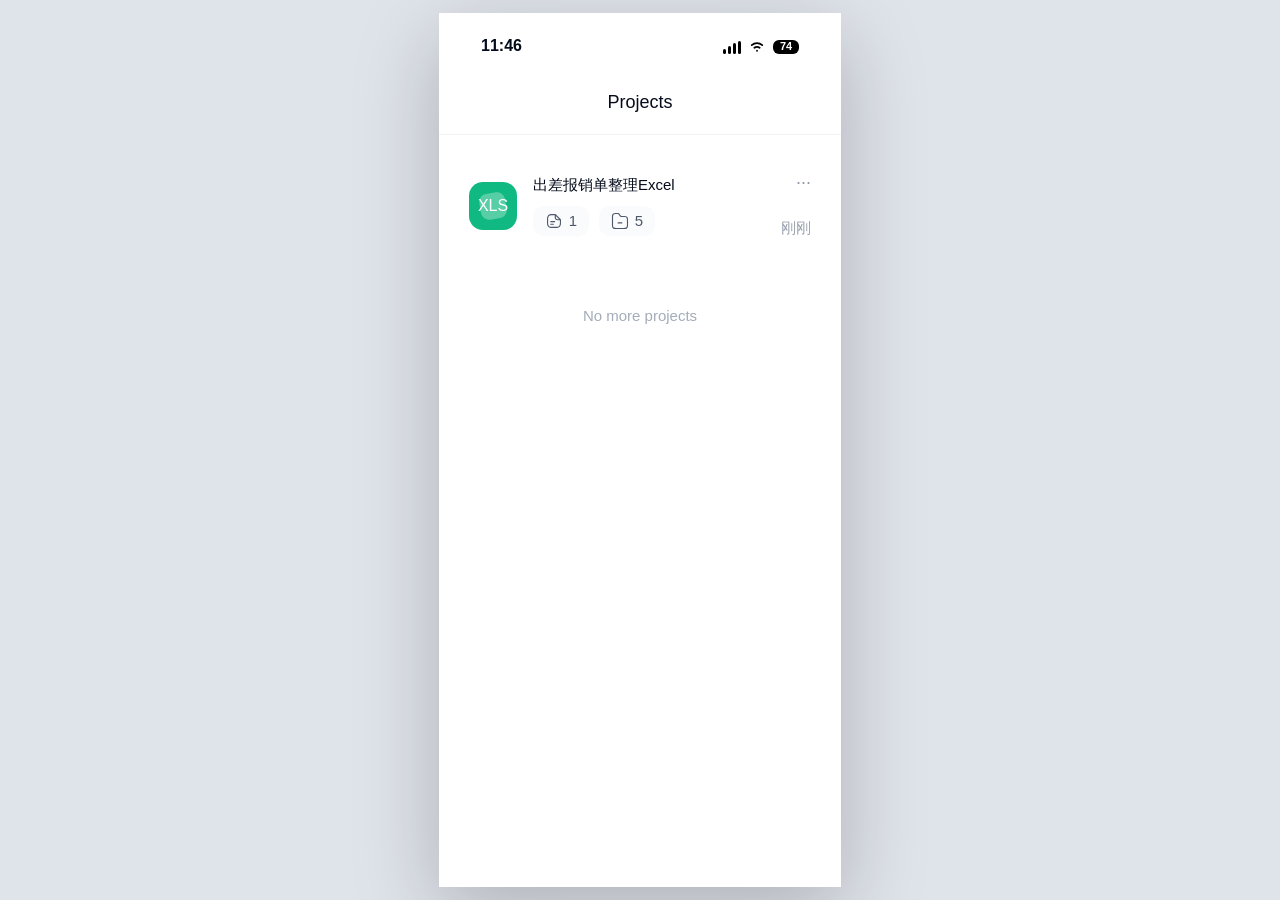
<file: index.html>
<!doctype html>
<html lang="zh-CN">
<head>
  <meta charset="utf-8">
  <meta name="viewport" content="width=device-width, initial-scale=1, viewport-fit=cover">
  <title>出差报销单整理 Prototype</title>
  <style>
    :root {
      --bg: #f5f6f8;
      --ink: #040b1a;
      --muted: #8f98a6;
      --card: #ffffff;
      --soft: #f8f9fb;
      --line: #edf0f4;
      --blue: #5360ff;
      --dark: #020918;
      --purple: #6a48ff;
      --page-margin: 16px;
      --content-width: calc(100% - 32px);
      --card-width: var(--content-width);
      --tabbar-h: 78px;
      --safe-bottom: 24px;
      --radius-page: 20px;
      --radius-card: 16px;
      --radius-control: 12px;
      --radius-tag: 8px;
      --shadow-card: 0 1px 6px rgba(0,8,24,.04);
      --shadow-float: 0 3px 12px rgba(0,8,24,.12);
      --text-status: 16px;
      --text-brand: 24px;
      --text-page-title: 18px;
      --text-hero: 24px;
      --text-title: 16px;
      --text-body: 14px;
      --text-callout: 15px;
      --text-meta: 12px;
      --text-caption: 12px;
      --text-button: 15px;
      --weight-title: 500;
      --weight-medium: 500;
    }

    * { box-sizing: border-box; }

    body {
      margin: 0;
      min-height: 100vh;
      display: grid;
      place-items: center;
      background: #dfe3ea;
      font-family: "Outfit", -apple-system, BlinkMacSystemFont, "PingFang SC", "Helvetica Neue", Arial, sans-serif;
      line-height: 1.5;
      color: var(--ink);
    }

    .phone {
      width: min(100vw, 402px);
      height: min(100vh, 874px);
      position: relative;
      overflow: hidden;
      background: var(--bg);
      box-shadow: 0 24px 80px rgba(0,0,0,.22);
      transition: width .22s ease, height .22s ease;
    }

    @media (max-width: 430px) {
      body { display: block; background: var(--bg); }
      .phone { width: 100vw; height: 100vh; box-shadow: none; }
    }

    .screen {
      position: absolute;
      inset: 0;
      display: none;
      background: var(--bg);
      overflow: hidden;
    }

    .screen.active { display: block; }

    .status {
      height: 58px;
      padding: 25px 42px 0;
      display: flex;
      justify-content: space-between;
      align-items: flex-start;
      font-weight: 600;
      font-size: var(--text-status);
      line-height: 1;
    }

    .ios-status-right {
      display: flex;
      align-items: center;
      gap: 7px;
      color: #000;
    }

    .ios-signal {
      display: flex;
      align-items: flex-end;
      gap: 2px;
      height: 13px;
    }

    .ios-signal i {
      display: block;
      width: 3px;
      border-radius: 2px;
      background: #000;
    }

    .ios-signal i:nth-child(1) { height: 5px; }
    .ios-signal i:nth-child(2) { height: 8px; }
    .ios-signal i:nth-child(3) { height: 11px; }
    .ios-signal i:nth-child(4) { height: 13px; }

    .ios-status-right svg {
      width: 18px;
      height: 18px;
      fill: none;
      stroke: #000;
      stroke-width: 2.4;
      stroke-linecap: round;
      stroke-linejoin: round;
    }

    .ios-battery {
      min-width: 26px;
      height: 14px;
      padding: 1px 5px 0;
      border-radius: 6px;
      background: #000;
      color: #fff;
      font-size: 11px;
      font-weight: 600;
      text-align: center;
    }

    .topbar {
      height: 64px;
      padding: 14px var(--page-margin) 0;
      display: flex;
      align-items: flex-start;
      justify-content: space-between;
      font-size: var(--text-page-title);
      font-weight: 500;
    }

    .brand {
      display: flex;
      gap: 10px;
      align-items: center;
      font-size: var(--text-brand);
      font-weight: 500;
      letter-spacing: 0;
    }

    button {
      border: 0;
      background: none;
      padding: 0;
      font: inherit;
      color: inherit;
      cursor: pointer;
      -webkit-tap-highlight-color: transparent;
    }

    .icon-btn {
      width: 36px;
      height: 36px;
      display: grid;
      place-items: center;
      color: var(--ink);
    }

    .notification {
      position: relative;
    }

    .notification::after {
      content: "";
      position: absolute;
      top: 3px;
      right: 3px;
      width: 8px;
      height: 8px;
      border-radius: 50%;
      background: #ff433a;
      border: 2px solid #fff;
    }

    .ui-icon {
      width: 24px;
      height: 24px;
      stroke: currentColor;
      stroke-width: 2.2;
      fill: none;
      stroke-linecap: round;
      stroke-linejoin: round;
      flex: 0 0 auto;
    }

    .ui-icon-sm {
      width: 18px;
      height: 18px;
      stroke-width: 2.25;
    }

    .ui-icon-lg {
      width: 28px;
      height: 28px;
      stroke-width: 2.1;
    }

    .hamburger,
    .back {
      width: 26px;
      height: 26px;
      position: relative;
    }

    .hamburger::before,
    .hamburger::after,
    .hamburger span {
      content: "";
      position: absolute;
      left: 1px;
      width: 24px;
      height: 2px;
      background: currentColor;
      border-radius: 3px;
    }

    .hamburger::before { top: 5px; }
    .hamburger span { top: 12px; }
    .hamburger::after { top: 19px; }

    .back::before,
    .back::after {
      content: "";
      position: absolute;
      left: 7px;
      width: 20px;
      height: 3px;
      background: currentColor;
      border-radius: 3px;
      transform-origin: left center;
    }

    .back::before { top: 13px; transform: rotate(-45deg); }
    .back::after { top: 13px; transform: rotate(45deg); }

    .plan-pill {
      height: 34px;
      min-width: 102px;
      padding: 0 14px;
      border: 1px solid #cfbfff;
      border-radius: 14px;
      display: flex;
      align-items: center;
      justify-content: center;
      gap: 10px;
      background: rgba(255,255,255,.62);
      color: #5a6576;
      font-size: var(--text-body);
      font-weight: 400;
      box-shadow: inset 0 0 0 1px rgba(127,95,255,.05);
    }

    .plan-pill b {
      color: var(--purple);
      font-weight: 500;
    }

    .bell {
      position: relative;
      width: 26px;
      height: 30px;
      border: 2px solid var(--ink);
      border-bottom: 0;
      border-radius: 14px 14px 8px 8px;
      margin: 1px 2px 0 0;
    }

    .bell::before {
      content: "";
      width: 20px;
      height: 2px;
      background: var(--ink);
      position: absolute;
      left: 3px;
      bottom: 2px;
      border-radius: 5px;
    }

    .bell::after {
      content: "";
      width: 8px;
      height: 8px;
      background: #ff433a;
      position: absolute;
      top: -3px;
      right: -5px;
      border: 2px solid #fff;
      border-radius: 50%;
    }

    .home {
      background:
        radial-gradient(circle at 76% 0%, rgba(180,163,255,.56), transparent 21%),
        radial-gradient(circle at 37% 15%, rgba(214,220,255,.72), transparent 29%),
        var(--bg);
    }

    .hero {
      margin-top: 76px;
      padding: 0 var(--page-margin);
      text-align: center;
      color: #172033;
      font-size: 22px;
      line-height: 1.32;
      font-weight: 500;
    }

    .hero-sub {
      width: var(--content-width);
      margin: 10px auto 0;
      text-align: center;
      color: #7d8795;
      font-size: var(--text-body);
      line-height: 1.45;
    }

    .suggest-section {
      width: 100%;
      margin-top: 34px;
    }

    .suggest-title {
      width: var(--content-width);
      margin: 0 auto 12px;
      display: flex;
      align-items: center;
      justify-content: space-between;
      color: #202938;
      font-size: var(--text-title);
      font-weight: 500;
    }

    .suggest-close {
      width: 28px;
      height: 28px;
      display: grid;
      place-items: center;
      color: #8a93a1;
    }

    .suggest-close .ui-icon {
      width: 20px;
      height: 20px;
      stroke-width: 2.1;
    }

    .suggest-scroll {
      display: flex;
      gap: 12px;
      overflow-x: auto;
      padding: 0 var(--page-margin) 6px;
      scrollbar-width: none;
    }

    .suggest-scroll::-webkit-scrollbar { display: none; }

    .suggest-card {
      flex: 0 0 292px;
      min-height: 112px;
      border-radius: 18px;
      background: rgba(255,255,255,.72);
      border: 1px solid rgba(234,237,242,.84);
      display: grid;
      grid-template-columns: 84px 1fr;
      gap: 14px;
      align-items: center;
      padding: 16px;
      color: #222b3a;
      box-shadow: 0 4px 14px rgba(11,20,38,.04);
    }

    .suggest-preview {
      width: 78px;
      height: 58px;
      border-radius: 14px;
      background: #f2f4f7;
      position: relative;
      display: grid;
      place-items: center;
      color: #5360ff;
    }

    .suggest-preview::before,
    .suggest-preview::after {
      content: "";
      position: absolute;
      width: 52px;
      height: 38px;
      border-radius: 7px;
      background: #fff;
      box-shadow: 0 4px 12px rgba(16,24,40,.08);
    }

    .suggest-preview::before {
      transform: rotate(-8deg) translate(-7px, 2px);
    }

    .suggest-preview::after {
      transform: rotate(7deg) translate(8px, -1px);
    }

    .suggest-preview .ui-icon {
      position: relative;
      z-index: 1;
      width: 24px;
      height: 24px;
    }

    .suggest-copy h3 {
      margin: 0 0 4px;
      font-size: var(--text-title);
      line-height: 1.25;
      font-weight: 500;
    }

    .suggest-copy p {
      margin: 0 0 10px;
      color: #7f8793;
      font-size: var(--text-body);
      line-height: 1.35;
    }

    .skill-tag {
      display: inline-flex;
      align-items: center;
      height: 24px;
      padding: 0 9px;
      border-radius: 8px;
      background: #f3f5f8;
      color: #5d6674;
      font-size: var(--text-caption);
      line-height: 1;
    }

    .quick .skill-tag {
      height: 20px;
      padding: 0 6px;
      border-radius: 6px;
      background: rgba(83,96,255,.1);
      color: var(--blue);
      font-size: 11px;
      gap: 3px;
    }

    .quick .skill-tag .ui-icon {
      width: 11px;
      height: 11px;
      stroke-width: 2.4;
    }

    .composer {
      width: var(--content-width);
      margin: 36px auto 0;
      min-height: 104px;
      background: #fff;
      border: 1px solid rgba(230,234,240,.95);
      border-radius: var(--radius-card);
      padding: 14px 12px 10px;
      display: flex;
      flex-direction: column;
      justify-content: space-between;
      box-shadow: var(--shadow-float);
    }

    .composer.placeholder-small { margin-top: 40px; }

    .home > .composer.placeholder-small {
      position: absolute;
      left: var(--page-margin);
      right: var(--page-margin);
      bottom: calc(var(--tabbar-h) + 14px);
      width: auto;
      margin: 0;
      min-height: 104px;
      z-index: 8;
    }

    .placeholder {
      color: #c5cad3;
      font-size: var(--text-body);
      font-weight: 400;
    }

    .composer-input {
      width: 100%;
      min-height: 34px;
      max-height: 68px;
      resize: none;
      border: 0;
      outline: 0;
      padding: 0;
      margin: 0;
      background: transparent;
      color: #182231;
      font: inherit;
      font-size: var(--text-body);
      line-height: 1.45;
      -webkit-appearance: none;
      appearance: none;
    }

    .composer-input::placeholder {
      color: #c5cad3;
      opacity: 1;
    }

    .selected-skills {
      min-height: 28px;
      margin: 0 0 8px;
      display: none;
      flex-wrap: wrap;
      gap: 6px;
    }

    .selected-skills:not(:empty) {
      display: flex;
    }

    .selected-skill {
      height: 24px;
      padding: 0 8px;
      border-radius: 7px;
      background: #f8f9fb;
      border: 1px solid #e7ebf0;
      color: #4d5665;
      display: inline-flex;
      align-items: center;
      gap: 4px;
      font-size: var(--text-caption);
      line-height: 1;
    }

    .selected-skill::after {
      content: "×";
      margin-left: 2px;
      color: #9aa2ae;
      font-size: 13px;
      line-height: 1;
    }

    .selected-skill .ui-icon {
      width: 13px;
      height: 13px;
      stroke-width: 2.2;
    }

    .composer-actions {
      display: flex;
      align-items: center;
      justify-content: space-between;
      min-height: 36px;
    }

    .left-actions,
    .right-actions {
      display: flex;
      align-items: center;
      gap: 12px;
    }

    .round-plus {
      width: 24px;
      height: 24px;
      border-radius: 50%;
      background: #303846;
      color: #fff;
      display: inline-flex;
      align-items: center;
      justify-content: center;
      flex: 0 0 24px;
    }

    .round-plus svg {
      width: 16px;
      height: 16px;
      stroke: currentColor;
      stroke-width: 2.4;
      fill: none;
      stroke-linecap: round;
    }

    .plug,
    .mic {
      width: 24px;
      height: 24px;
      color: var(--ink);
      display: inline-flex;
      align-items: center;
      justify-content: center;
      flex: 0 0 24px;
    }

    .mode {
      height: 30px;
      min-width: 60px;
      padding: 0 11px;
      border-radius: var(--radius-tag);
      background: #fafbfc;
      color: #2f3745;
      display: flex;
      align-items: center;
      gap: 7px;
      font-size: var(--text-button);
      font-weight: 400;
    }

    .skill-select {
      height: 30px;
      min-width: 74px;
      padding: 0 10px;
      border-radius: 10px;
      background: #f7f8fa;
      color: #2e3745;
      display: inline-flex;
      align-items: center;
      justify-content: center;
      gap: 5px;
      font-size: var(--text-button);
      font-weight: 400;
    }

    .skill-select .ui-icon {
      width: 17px;
      height: 17px;
      stroke-width: 2.2;
    }

    .chev-down {
      width: 10px;
      height: 10px;
      border: solid currentColor;
      border-width: 0 2px 2px 0;
      transform: rotate(45deg) translateY(-3px);
    }

    .icon-svg {
      width: 24px;
      height: 24px;
      stroke: currentColor;
      stroke-width: 2.2;
      fill: none;
      stroke-linecap: round;
      stroke-linejoin: round;
    }

    .send {
      width: 36px;
      height: 36px;
      border-radius: 14px;
      background: #d5d7de;
      display: grid;
      place-items: center;
      color: #fff;
      transition: background .16s ease, box-shadow .16s ease, transform .16s ease;
    }

    .send .ui-icon {
      width: 22px;
      height: 22px;
      stroke-width: 2.35;
    }

    .send.is-ready {
      background: var(--dark);
      box-shadow: 0 8px 18px rgba(0, 10, 28, .16);
    }

    .send.is-ready:active {
      transform: scale(.96);
    }

    .category-grid {
      width: var(--content-width);
      margin: 28px auto 0;
      display: grid;
      grid-template-columns: repeat(4, 1fr);
      gap: 22px 26px;
      text-align: center;
    }

    .home > .category-grid {
      position: absolute;
      left: var(--page-margin);
      right: var(--page-margin);
      bottom: calc(var(--tabbar-h) + 132px);
      width: auto;
      margin: 0;
      display: flex;
      gap: 8px;
      overflow-x: auto;
      padding-bottom: 4px;
      text-align: left;
      scrollbar-width: none;
      z-index: 7;
    }

    .home > .category-grid::-webkit-scrollbar { display: none; }

    .home > .category-grid .cat {
      flex: 0 0 auto;
      height: 32px;
      padding: 0 11px;
      border-radius: 11px;
      background: rgba(255,255,255,.58);
      border: 1px solid rgba(235,238,243,.82);
      display: inline-flex;
      align-items: center;
      gap: 6px;
      color: #687284;
    }

    .home > .category-grid .cat .circle {
      width: 18px;
      height: 18px;
      margin: 0;
      border-radius: 6px;
      background: transparent !important;
      color: currentColor;
    }

    .home > .category-grid .cat .circle .ui-icon {
      width: 16px;
      height: 16px;
      stroke-width: 2.2;
    }

    .home > .category-grid .cat span {
      color: inherit;
      font-size: var(--text-caption);
      line-height: 1;
    }

    .cat .circle {
      width: 52px;
      height: 52px;
      border-radius: var(--radius-control);
      margin: 0 auto 8px;
      display: grid;
      place-items: center;
      color: #fff;
      font-weight: 500;
    }

    .cat .circle .ui-icon {
      width: 22px;
      height: 22px;
      stroke-width: 2.15;
    }

    .cat span {
      display: block;
      color: #4a5567;
      font-size: var(--text-meta);
      line-height: 1;
    }

    .quick-row {
      position: absolute;
      left: var(--page-margin);
      right: var(--page-margin);
      bottom: 135px;
      display: flex;
      gap: 8px;
      overflow-x: auto;
      scrollbar-width: none;
    }

    .quick-row::-webkit-scrollbar { display: none; }

    .quick {
      flex: 0 0 auto;
      height: 32px;
      padding: 0 11px;
      border-radius: 11px;
      background: rgba(255,255,255,.58);
      border: 1px solid rgba(235,238,243,.82);
      display: inline-flex;
      align-items: center;
      gap: 6px;
      color: #687284;
      font-size: var(--text-caption);
    }

    .quick b { display: grid; place-items: center; line-height: 1; }

    .quick b .ui-icon {
      width: 16px;
      height: 16px;
      stroke-width: 2.2;
    }

    .tabbar {
      position: absolute;
      left: 0;
      right: 0;
      bottom: 0;
      height: var(--tabbar-h);
      background: rgba(250,251,253,.96);
      border-top: 1px solid rgba(230,234,240,.72);
      backdrop-filter: blur(18px);
      display: grid;
      grid-template-columns: repeat(3, 1fr);
      align-items: start;
      padding-top: 13px;
      color: #8a94a3;
      z-index: 10;
    }

    .tab {
      display: grid;
      place-items: center;
      height: 32px;
    }

    .tab svg,
    .line-icon {
      width: 28px;
      height: 28px;
      stroke: currentColor;
      stroke-width: 2.25;
      fill: none;
      stroke-linecap: round;
      stroke-linejoin: round;
    }

    .tab.active { color: var(--ink); }

    .tab.active .tab-bg {
      width: 28px;
      height: 28px;
      border-radius: var(--radius-tag);
      background: var(--dark);
      color: #fff;
      display: grid;
      place-items: center;
    }

    .simple-page .title-row {
      height: 96px;
      padding: 24px var(--page-margin) 0;
      display: flex;
      align-items: flex-start;
      justify-content: space-between;
      font-size: var(--text-page-title);
      font-weight: 500;
    }

    .empty {
      position: absolute;
      left: 0;
      right: 0;
      top: 410px;
      text-align: center;
      color: #536071;
      font-size: var(--text-body);
      letter-spacing: 1px;
    }

    .empty-art {
      margin: 0 auto 18px;
      width: 84px;
      height: 74px;
      position: relative;
    }

    .blob {
      width: 58px;
      height: 56px;
      margin: 12px auto 0;
      background: #5360ff;
      border-radius: 24px 24px 12px 12px;
      position: relative;
    }

    .blob::before,
    .blob::after {
      content: "";
      position: absolute;
      width: 9px;
      height: 9px;
      top: 21px;
      background: #fff;
      border-radius: 50%;
      box-shadow: inset 0 0 0 1px #d5d8ff;
    }

    .blob::before { left: 17px; }
    .blob::after { right: 17px; }

    .blob span {
      position: absolute;
      left: 25px;
      top: 34px;
      width: 16px;
      height: 8px;
      border: 3px solid #fff;
      border-top: 0;
      border-radius: 0 0 12px 12px;
    }

    .voice-header {
      padding: 24px var(--page-margin) 0;
      height: 120px;
    }

    .voice-headline {
      display: flex;
      justify-content: space-between;
      align-items: center;
      font-size: var(--text-page-title);
      font-weight: 500;
    }

    .device {
      display: flex;
      gap: 6px;
      align-items: center;
      font-size: var(--text-body);
      font-weight: 400;
    }

    .device svg {
      width: 18px;
      height: 18px;
      stroke: currentColor;
      stroke-width: 2;
      fill: none;
      stroke-linecap: round;
      stroke-linejoin: round;
    }

    .filter {
      margin-top: 24px;
      display: flex;
      align-items: center;
      gap: 9px;
      color: #384150;
      font-size: var(--text-button);
    }

    .list-card {
      display: block;
      width: calc(100% - (var(--page-margin) * 2));
      inline-size: calc(100% - (var(--page-margin) * 2));
      max-width: none;
      min-height: 67px;
      margin: 0 var(--page-margin);
      background: #fff;
      border-radius: var(--radius-card);
      padding: 10px 12px;
      color: #3e4653;
      box-shadow: var(--shadow-card);
      text-align: left;
      box-sizing: border-box;
    }

    .anonymous-empty {
      display: none;
      margin: 96px var(--page-margin) 0;
      color: #9aa3af;
      text-align: center;
      font-size: var(--text-body);
    }

    .project-top .anonymous-empty {
      margin-top: 76px;
    }

    .phone.is-anonymous .auth-only {
      display: none !important;
    }

    .phone.is-anonymous .anonymous-empty,
    .phone.is-anonymous .anon-only {
      display: block;
    }

    .phone.is-anonymous .avatar-row.anon-only,
    .phone.is-anonymous .profile-card.anon-only {
      display: flex;
    }

    .phone:not(.is-anonymous) .anon-only {
      display: none !important;
    }

    .list-title {
      width: 100%;
      font-size: var(--text-title);
      line-height: 1.25;
      margin-bottom: 8px;
      white-space: nowrap;
      overflow: hidden;
      text-overflow: ellipsis;
      display: flex;
      align-items: center;
      gap: 6px;
    }

    .list-title .ui-icon {
      width: 18px;
      height: 18px;
      color: #ffbf30;
      flex: 0 0 auto;
    }

    .list-meta {
      color: #9ba3af;
      font-size: var(--text-meta);
    }

    .no-more {
      color: #a3acb8;
      text-align: center;
      margin-top: 28px;
      font-size: var(--text-callout);
      font-weight: 500;
    }

    .floating-create {
      position: absolute;
      left: 50%;
      bottom: calc(var(--tabbar-h) + 18px);
      transform: translateX(-50%);
      width: 185px;
      height: 44px;
      padding: 6px 24px;
      border-radius: 14px;
      background: var(--dark);
      color: #fff;
      display: flex;
      align-items: center;
      justify-content: center;
      gap: 6px;
      font-size: var(--text-title);
      font-weight: 500;
      z-index: 9;
    }

    .create-icon {
      width: 20px;
      height: 20px;
      stroke: currentColor;
      stroke-width: 2.2;
      fill: none;
      stroke-linecap: round;
      stroke-linejoin: round;
    }

    .profile {
      padding: 0 var(--page-margin) calc(var(--tabbar-h) + 24px);
    }

    #profile {
      overflow-y: auto;
      scrollbar-width: none;
    }

    #profile::-webkit-scrollbar { display: none; }

    .profile .title-row {
      padding-left: 0;
      padding-right: 0;
      height: 76px;
    }

    .avatar-row {
      display: flex;
      align-items: center;
      gap: 18px;
      font-size: 20px;
      font-weight: 500;
      margin: 4px 8px 16px;
    }

    .avatar {
      width: 52px;
      height: 52px;
      border-radius: 50%;
      background: radial-gradient(circle at 55% 48%, #071020 0 22%, transparent 23%), #ee4dd4;
      position: relative;
      overflow: hidden;
    }

    .avatar::before {
      content: "";
      position: absolute;
      width: 76px;
      height: 26px;
      background: #061020;
      transform: rotate(-14deg);
      top: 22px;
      left: -9px;
    }

    .membership {
      width: 100%;
      height: 102px;
      border-radius: var(--radius-card);
      margin: 0 0 12px;
      position: relative;
      overflow: visible;
      background: #dfe3f4;
      border: 1px solid #c8cef7;
      padding: 12px 8px 40px 12px;
    }

    .membership h2 {
      margin: 0 0 8px;
      font-size: 20px;
      font-weight: 500;
      line-height: 1;
    }

    .membership p {
      margin: 0;
      color: #687386;
      font-size: var(--text-meta);
    }

    .upgrade {
      position: absolute;
      right: 10px;
      top: 13px;
      width: auto;
      height: 28px;
      padding: 0 10px;
      background: #161d2a;
      color: #fff;
      border-radius: var(--radius-tag);
      font-size: 14px;
      display: grid;
      place-items: center;
    }

    .usage-card {
      position: static;
      width: 100%;
      height: auto;
      min-height: 92px;
      margin: 8px 0 12px;
      background: rgba(255,255,255,.9);
      border-radius: var(--radius-card);
      padding: 14px 12px 12px;
      box-shadow: var(--shadow-card);
    }

    .usage-head {
      display: flex;
      justify-content: space-between;
      color: #3a4352;
      font-size: var(--text-button);
      font-weight: 500;
    }

    .usage-head span {
      display: inline-flex;
      align-items: center;
      gap: 7px;
    }

    .usage-head span:last-child {
      font-weight: 400;
      color: #89929f;
    }

    .bar {
      height: 6px;
      background: #020918;
      border-radius: 10px;
      margin: 12px 0 10px;
    }

    .remaining {
      color: #8f98a6;
      font-size: var(--text-meta);
    }

    .subscribe {
      text-align: center;
      color: #8f98a6;
      font-size: var(--text-meta);
      margin-top: 8px;
    }

    .profile-card {
      width: 100%;
      max-width: none;
      margin-left: 0;
      margin-right: 0;
      margin-top: 0;
      margin-bottom: 8px;
      min-height: 56px;
      border-radius: var(--radius-card);
      background: #fff;
      padding: 12px 14px;
      display: flex;
      align-items: center;
      justify-content: space-between;
      color: #3a4352;
    }

    .profile-card h3 {
      margin: 0 0 5px;
      font-size: var(--text-button);
      font-weight: 500;
      line-height: 1;
    }

    .profile-card p {
      margin: 0;
      color: #9aa2ae;
      font-size: var(--text-meta);
    }

    .task-title {
      display: flex;
      gap: 14px;
      align-items: center;
    }

    .task-title .task-icon {
      display: grid;
      place-items: center;
      color: #303846;
      line-height: 1;
    }

    .task-title .task-icon .ui-icon {
      width: 20px;
      height: 20px;
    }

    .task-title h3 {
      margin: 0;
    }

    .chevron {
      color: #98a1ad;
      font-size: var(--text-page-title);
      line-height: 1;
    }

    .mini-product {
      width: 76px;
      height: 58px;
      position: relative;
    }

    .box {
      position: absolute;
      width: 31px;
      height: 52px;
      right: 15px;
      top: 3px;
      background: linear-gradient(150deg,#111,#787a7d);
      border-radius: 2px;
      box-shadow: -24px -4px 0 -3px #50555d;
    }

    .project-top {
      background: #fff;
    }

    .project-top .topbar {
      height: 64px;
      align-items: center;
      justify-content: center;
      padding: 0 var(--page-margin);
      position: relative;
      font-size: var(--text-page-title);
      border-bottom: 1px solid #f0f2f5;
    }

    .project-top .icon-btn {
      position: absolute;
      left: 10px;
      top: 14px;
      color: #323b47;
    }

    .project-card {
      margin: 15px 13px;
      background: #fff;
      border-radius: 17px;
      padding: 23px 17px;
      display: grid;
      grid-template-columns: 52px 1fr 42px;
      gap: 12px;
      align-items: center;
      min-height: 92px;
    }

    .doc-logo {
      width: 48px;
      height: 48px;
      border-radius: 14px;
      background: var(--blue);
      display: grid;
      place-items: center;
      color: white;
      font-weight: 500;
      position: relative;
    }

    .doc-logo::before {
      content: "";
      position: absolute;
      inset: 11px;
      border-radius: 8px;
      background: rgba(255,255,255,.3);
      transform: rotate(-10deg);
    }

    .doc-logo span {
      z-index: 1;
      display: grid;
      place-items: center;
    }

    .doc-logo .ui-icon {
      width: 25px;
      height: 25px;
      stroke-width: 2.1;
    }

    .project-title {
      font-size: var(--text-button);
      font-weight: 500;
      line-height: 1.2;
      margin-bottom: 12px;
      white-space: nowrap;
      overflow: hidden;
      text-overflow: ellipsis;
    }

    .project-meta {
      display: flex;
      gap: 10px;
    }

    .mini-pill {
      min-width: 56px;
      height: 30px;
      border-radius: 11px;
      background: #fafbfc;
      display: flex;
      align-items: center;
      justify-content: center;
      gap: 6px;
      color: #4d5868;
      font-size: var(--text-button);
    }

    .project-more {
      align-self: start;
      color: #9098a6;
      text-align: right;
      font-size: var(--text-page-title);
      line-height: 10px;
    }

    .project-time {
      color: #9aa2ae;
      text-align: right;
      font-size: var(--text-callout);
      margin-top: 34px;
    }

    .drawer {
      position: absolute;
      inset: 0;
      z-index: 20;
      display: none;
      background: rgba(0,0,0,.42);
    }

    .drawer.active { display: block; }

    .drawer-panel {
      position: absolute;
      left: 0;
      top: 0;
      bottom: 0;
      width: 85%;
      background: #fff;
      border-radius: 0 22px 22px 0;
      padding: 0 18px;
      transform: translateX(-100%);
      animation: slideIn .22s ease forwards;
    }

    @keyframes slideIn { to { transform: translateX(0); } }

    .drawer-title {
      padding-top: 84px;
      display: flex;
      justify-content: space-between;
      align-items: center;
      font-size: var(--text-title);
      font-weight: 500;
    }

    .drawer-search {
      margin: 30px 0 25px;
      height: 46px;
      border-radius: 14px;
      background: #f5f6f8;
      color: #99a2ad;
      display: flex;
      align-items: center;
      padding: 0 16px;
      font-size: var(--text-callout);
    }

    .drawer-section {
      color: #9aa2ae;
      font-size: var(--text-caption);
      margin-bottom: 12px;
    }

    .drawer-item {
      min-height: 56px;
      padding: 10px 0;
      display: flex;
      gap: 13px;
      align-items: center;
      font-size: var(--text-callout);
      font-weight: 500;
      color: #303846;
    }

    .drawer-doc {
      width: 32px;
      height: 32px;
      border-radius: 10px;
      background: var(--blue);
    }

    .drawer-empty {
      display: none;
      padding: 12px 0;
      color: #9aa2ae;
      font-size: var(--text-body);
    }

    .dialog {
      background: #fff;
      overflow: hidden;
    }

    .dialog .status,
    .dialog .topbar {
      background: #fff;
    }

    .dialog .topbar {
      height: 64px;
      padding: 18px 17px 0;
      align-items: center;
      justify-content: flex-start;
      gap: 13px;
      font-size: var(--text-title);
      font-weight: 500;
      color: #343d4b;
    }

    .dialog-title {
      min-width: 0;
      flex: 1;
      display: grid;
      gap: 3px;
      text-align: left;
    }

    .dialog-title strong {
      display: block;
      min-width: 0;
      overflow: hidden;
      text-overflow: ellipsis;
      white-space: nowrap;
      font-size: var(--text-title);
      font-weight: 500;
      line-height: 1.1;
      color: #202938;
    }

    .mode-trigger {
      width: fit-content;
      min-width: 94px;
      height: 22px;
      margin-left: -2px;
      padding: 0 4px 0 2px;
      border-radius: 7px;
      display: inline-flex;
      align-items: center;
      gap: 4px;
      color: #8d96a4;
      font-size: 11px;
      line-height: 1;
    }

    .mode-trigger:active {
      background: #f4f6f8;
    }

    .mode-trigger .chev-down {
      width: 7px;
      height: 7px;
      border-width: 0 1.5px 1.5px 0;
      transform: rotate(45deg) translateY(-2px);
    }

    .dialog-tools {
      margin-left: auto;
      display: flex;
      gap: 4px;
      align-items: center;
    }

    .dialog-tool {
      width: 32px;
      height: 32px;
      border-radius: 11px;
      display: grid;
      place-items: center;
      color: #303846;
    }

    .dialog-tool:active {
      background: #f4f6f8;
    }

    .dialog-tool .ui-icon {
      width: 21px;
      height: 21px;
      color: currentColor;
    }

    .dialog-content {
      position: absolute;
      left: 0;
      right: 0;
      top: 122px;
      bottom: 202px;
      overflow-y: auto;
      padding: 18px 17px 26px;
      color: #3d4654;
      font-size: var(--text-title);
      line-height: 1.55;
      -webkit-overflow-scrolling: touch;
      scrollbar-width: none;
    }

    .dialog-content::-webkit-scrollbar { display: none; }

    .dialog-content p {
      margin: 0 0 8px;
    }

    .stream-hidden {
      display: none !important;
    }

    .stream-reveal {
      animation: streamReveal .26s ease both;
    }

    @keyframes streamReveal {
      from { opacity: 0; transform: translateY(8px); }
      to { opacity: 1; transform: translateY(0); }
    }

    .stream-cursor::after {
      content: "";
      display: inline-block;
      width: 2px;
      height: 1em;
      margin-left: 2px;
      border-radius: 2px;
      background: currentColor;
      vertical-align: -2px;
      animation: streamCursor .7s steps(1) infinite;
    }

    @keyframes streamCursor {
      50% { opacity: 0; }
    }

    .dialog-user-message {
      width: fit-content;
      max-width: 78%;
      margin: 0 0 18px auto;
      padding: 10px 14px;
      border-radius: 17px 17px 4px 17px;
      background: #f5f6f8;
      color: #202938;
      font-size: var(--text-body);
      line-height: 1.4;
    }

    .agent-row {
      display: flex;
      align-items: center;
      gap: 8px;
      margin: 0 0 10px;
      color: #202938;
      font-size: var(--text-title);
      font-weight: 600;
    }

    .agent-row .avatar-mini {
      width: 24px;
      height: 24px;
      border-radius: 7px;
      background:
        radial-gradient(circle at 40% 38%, #ff4b54 0 12%, transparent 13%),
        radial-gradient(circle at 65% 45%, #2ccb64 0 11%, transparent 12%),
        radial-gradient(circle at 45% 68%, #5360ff 0 10%, transparent 11%),
        #f3f5f9;
      box-shadow: inset 0 0 0 1px #e6eaf0;
    }

    .agent-row .model-badge {
      height: 24px;
      padding: 0 8px;
      border-radius: 8px;
      background: #f8f9fb;
      color: #9aa2ae;
      display: inline-flex;
      align-items: center;
      font-size: var(--text-caption);
      font-weight: 400;
    }

    .tool-group {
      margin: 10px 0 16px;
    }

    .tool-group-toggle {
      height: 28px;
      display: inline-flex;
      align-items: center;
      gap: 5px;
      color: #8b94a2;
      font-size: var(--text-caption);
      line-height: 1;
    }

    .tool-group-toggle .chev-down {
      width: 7px;
      height: 7px;
      border-width: 0 1.5px 1.5px 0;
      transform: rotate(45deg) translateY(-2px);
    }

    .tool-group.expanded .tool-group-toggle .chev-down {
      transform: rotate(225deg) translate(-1px, 1px);
    }

    .tool-items {
      display: none;
      gap: 7px;
      margin-top: 4px;
    }

    .tool-group.expanded .tool-items {
      display: grid;
    }

    .mcp-row {
      min-height: 34px;
      padding: 0 10px;
      border: 1px solid #eef1f5;
      border-radius: 10px;
      background: #fff;
      display: grid;
      grid-template-columns: auto 1fr 16px;
      gap: 8px;
      align-items: center;
      color: #5d6674;
      font-size: var(--text-body);
      box-shadow: 0 1px 2px rgba(16,24,40,.02);
      cursor: pointer;
    }

    .mcp-row:active {
      background: #f4f7fb;
      border-color: #dce5f2;
    }

    .mcp-row .mcp-label {
      display: inline-flex;
      align-items: center;
      gap: 5px;
      color: #536071;
      font-weight: 600;
      white-space: nowrap;
    }

    .mcp-row .ui-icon {
      width: 16px;
      height: 16px;
    }

    .mcp-row .mcp-copy {
      min-width: 0;
      overflow: hidden;
      text-overflow: ellipsis;
      white-space: nowrap;
      color: #8f98a6;
    }

    .mcp-row .mcp-open {
      color: #a1a9b4;
      font-size: 16px;
      line-height: 1;
      text-align: right;
    }

    .final-deliverable {
      margin: 16px 0 16px;
    }

    .final-deliverable-card {
      border-radius: 16px;
      background: #f8f9fb;
      border: 1px solid #f0f2f5;
      padding: 12px 10px 10px;
      margin-bottom: 10px;
    }

    .final-deliverable-label {
      margin: 0 0 10px;
      color: #8f98a6;
      font-size: var(--text-caption);
      font-weight: 500;
      line-height: 1.2;
    }

    .final-file-head {
      display: grid;
      grid-template-columns: 42px minmax(0, 1fr);
      gap: 10px;
      align-items: start;
      margin-bottom: 12px;
    }

    .final-deliverable-card .final-file-head {
      margin-bottom: 0;
    }

    .final-file-title {
      min-width: 0;
      color: #202938;
      font-size: var(--text-title);
      font-weight: var(--weight-title);
      line-height: 1.28;
      overflow-wrap: anywhere;
      display: -webkit-box;
      -webkit-line-clamp: 2;
      -webkit-box-orient: vertical;
      overflow: hidden;
    }

    .final-file-meta {
      margin-top: 4px;
      color: #9aa2ae;
      font-size: var(--text-meta);
      line-height: 1.2;
    }

    .final-preview {
      height: 232px;
      border-radius: 14px;
      background: #fff;
      border: 1px solid #e5e9ef;
      padding: 10px;
      overflow: hidden;
      box-shadow: 0 1px 2px rgba(16,24,40,.02);
    }

    .final-preview .output-preview-table {
      font-size: 7px;
    }

    .final-actions {
      min-height: 40px;
      margin-top: 8px;
      display: flex;
      align-items: center;
      justify-content: flex-end;
      gap: 12px;
    }

    .final-actions .action {
      width: 36px;
      height: 36px;
      border-radius: 12px;
      display: grid;
      place-items: center;
      color: #333b46;
    }

    .final-actions .action:active {
      background: #eef1f5;
    }

    .final-actions .ui-icon {
      width: 20px;
      height: 20px;
    }

    .expense-structure {
      margin-top: 18px;
      color: #303846;
    }

    .expense-structure h3,
    .expense-kpis h3 {
      margin: 0 0 10px;
      font-size: var(--text-title);
      line-height: 1.25;
    }

    .sheet-table-card {
      border-radius: 16px;
      border: 1px solid #e5e9ef;
      overflow: hidden;
      background: #fff;
      margin-bottom: 14px;
    }

    .sheet-table-title {
      min-height: 44px;
      padding: 0 14px;
      background: #eef1f5;
      display: flex;
      align-items: center;
      justify-content: space-between;
      font-size: var(--text-page-title);
      font-weight: 500;
    }

    .sheet-table-title .ui-icon {
      width: 19px;
      height: 19px;
      color: #8b94a2;
    }

    .sheet-table {
      width: 100%;
      border-collapse: collapse;
      font-size: var(--text-body);
      line-height: 1.25;
    }

    .sheet-table th,
    .sheet-table td {
      border-top: 1px solid #e7ebf0;
      border-right: 1px solid #e7ebf0;
      padding: 10px 12px;
      vertical-align: top;
      text-align: left;
    }

    .sheet-table th:last-child,
    .sheet-table td:last-child {
      border-right: 0;
    }

    .sheet-table th {
      background: #f7f8fa;
      font-weight: 600;
    }

    .expense-kpis ul {
      margin: 0;
      padding-left: 21px;
      color: #4b5565;
      font-size: var(--text-title);
      line-height: 1.6;
    }

    .expense-kpis li + li {
      margin-top: 5px;
    }

    .dialog-login-card {
      display: none;
      margin: 0 -17px 18px;
      padding: 22px 26px 24px;
      background: #fff2f1;
      border-top: 1px solid #fde5e3;
      border-bottom: 1px solid #eadbda;
      box-shadow: 0 2px 7px rgba(25, 36, 54, .09);
    }

    .dialog-login-card .login-warning-title {
      margin-bottom: 18px;
    }

    .dialog-login-card.active {
      display: block;
    }

    .dialog-result {
      display: block;
    }

    .dialog-running {
      display: none;
    }

    .dialog.is-running .dialog-running {
      display: block;
    }

    .dialog.is-running .dialog-result,
    .dialog.is-running .dialog-followups,
    .dialog.is-running .quick-row {
      display: none;
    }

    .dialog.is-running .bottom-composer .send {
      background: #d5d7de;
      box-shadow: none;
      transform: none;
    }

    .dialog.task-running .bottom-composer .send {
      background: #d5d7de;
      box-shadow: none;
      transform: none;
      pointer-events: none;
      opacity: .82;
    }

    .dialog.login-needed .dialog-result {
      display: none;
    }

    .execution-card {
      margin-top: 8px;
      border-radius: 16px;
      background: #f8f9fb;
      border: 1px solid #eef1f5;
      padding: 14px 12px 12px;
    }

    .execution-head {
      display: flex;
      align-items: center;
      justify-content: space-between;
      gap: 12px;
      margin-bottom: 12px;
    }

    .execution-title {
      display: flex;
      align-items: center;
      gap: 8px;
      font-size: var(--text-button);
      font-weight: 500;
      color: #202938;
    }

    .execution-title .ui-icon {
      width: 18px;
      height: 18px;
      color: #5360ff;
    }

    .execution-status {
      height: 24px;
      padding: 0 8px;
      border-radius: 7px;
      background: rgba(83,96,255,.1);
      color: #5360ff;
      display: inline-flex;
      align-items: center;
      font-size: 11px;
      line-height: 1;
      white-space: nowrap;
    }

    .execution-steps {
      display: grid;
      gap: 8px;
    }

    .execution-step {
      display: grid;
      grid-template-columns: 22px 1fr;
      gap: 9px;
      min-height: 44px;
      align-items: start;
      color: #596374;
      font-size: var(--text-body);
      line-height: 1.4;
    }

    .step-dot {
      width: 22px;
      height: 22px;
      border-radius: 50%;
      background: #eef1f6;
      color: #8d96a5;
      display: grid;
      place-items: center;
      font-size: 12px;
      font-weight: 600;
      margin-top: 1px;
    }

    .execution-step.done .step-dot {
      background: #e9f8ef;
      color: #20a65a;
    }

    .execution-step.active .step-dot {
      background: #5360ff;
      color: #fff;
      box-shadow: 0 0 0 4px rgba(83,96,255,.1);
    }

    .execution-step strong {
      display: block;
      color: #273142;
      font-size: var(--text-body);
      font-weight: 500;
      margin-bottom: 2px;
    }

    .execution-preview {
      margin-top: 14px;
      border-radius: 14px;
      background: #fff;
      border: 1px solid #edf0f4;
      padding: 12px;
    }

    .preview-strip {
      display: grid;
      grid-template-columns: repeat(3, 1fr);
      gap: 8px;
      margin-bottom: 12px;
    }

    .preview-slide {
      aspect-ratio: 4 / 3;
      border-radius: 8px;
      background:
        linear-gradient(90deg, rgba(83,96,255,.12), rgba(83,96,255,0)),
        #f2f4f8;
      border: 1px solid #e8ecf2;
      padding: 8px 7px;
      display: grid;
      align-content: start;
      gap: 5px;
    }

    .preview-slide i {
      display: block;
      height: 5px;
      border-radius: 4px;
      background: #c9cfdb;
    }

    .preview-slide i:first-child {
      width: 68%;
      background: #5360ff;
    }

    .preview-slide i:nth-child(2) { width: 88%; }
    .preview-slide i:nth-child(3) { width: 56%; }

    .execution-actions {
      display: flex;
      align-items: center;
      justify-content: space-between;
      gap: 10px;
      color: #8b94a2;
      font-size: var(--text-meta);
    }

    .result-ready {
      height: 34px;
      padding: 0 12px;
      border-radius: 10px;
      background: #020918;
      color: #fff;
      display: inline-flex;
      align-items: center;
      justify-content: center;
      font-size: var(--text-body);
      white-space: nowrap;
    }

    .dialog-followups {
      display: flex;
      flex-direction: column;
      gap: 14px;
      margin-top: 16px;
    }

    .dialog-followups:empty {
      display: none;
    }

    .login-required {
      background: #fff;
      overflow: hidden;
    }

    .login-required .topbar {
      height: 72px;
      padding: 18px 16px 0;
      align-items: center;
      justify-content: flex-start;
      gap: 14px;
      background: #fff;
      font-size: var(--text-title);
      font-weight: 500;
    }

    .login-required-title {
      flex: 1;
    }

    .login-required-actions {
      display: flex;
      align-items: center;
      gap: 8px;
    }

    .login-chip {
      min-width: 44px;
      height: 36px;
      border-radius: 18px;
      background: #f7f8fa;
      display: grid;
      place-items: center;
      color: #111827;
    }

    .login-chip .ui-icon {
      width: 21px;
      height: 21px;
    }

    .user-bubble {
      width: fit-content;
      max-width: 72%;
      margin: 46px 0 26px auto;
      padding: 14px 20px;
      border-radius: 19px 19px 4px 19px;
      background: #f5f5f6;
      color: #202938;
      font-size: var(--text-title);
      line-height: 1.3;
    }

    .login-warning {
      margin: 0;
      padding: 22px 26px 24px;
      background: #fff2f1;
      border-top: 1px solid #fde5e3;
      border-bottom: 1px solid #eadbda;
      box-shadow: 0 2px 7px rgba(25, 36, 54, .09);
    }

    .login-warning-title {
      display: flex;
      align-items: center;
      gap: 12px;
      color: #d12a2f;
      font-size: var(--text-button);
      font-weight: 500;
      margin-bottom: 18px;
    }

    .warning-dot {
      width: 20px;
      height: 20px;
      border-radius: 50%;
      display: grid;
      place-items: center;
      background: #d52e32;
      color: #fff;
      font-size: 14px;
      font-weight: 700;
      line-height: 1;
    }

    .warning-login {
      min-width: 124px;
      height: 43px;
      padding: 0 22px;
      border-radius: 12px;
      background: #242525;
      color: #fff;
      font-size: var(--text-button);
      font-weight: 400;
    }

    .file-card {
      margin-top: 18px;
      margin-bottom: 12px;
      background: #f8f9fb;
      border-radius: 16px;
      padding: 14px 10px 12px;
      border: 1px solid #f0f1f4;
    }

    .file-head {
      display: grid;
      grid-template-columns: 42px 1fr 28px;
      gap: 10px;
      align-items: start;
      margin-bottom: 17px;
    }

    .file-doc {
      width: 38px;
      height: 38px;
      border-radius: 14px;
      background: var(--blue);
      color: #fff;
      display: grid;
      place-items: center;
      font-size: var(--text-caption);
      font-weight: 900;
    }

    .file-title {
      font-size: var(--text-button);
      font-weight: var(--weight-title);
      line-height: 1.2;
    }

    .file-meta {
      color: #9aa2ae;
      font-size: var(--text-meta);
      margin-top: 5px;
    }

    .preview {
      height: 190px;
      border-radius: 13px;
      background: #fff;
      border: 1px solid #edf0f4;
      padding: 20px 23px;
      overflow: hidden;
      color: #141821;
    }

    .preview h4 {
      margin: 5px 0 5px;
      border-left: 3px solid #4285ff;
      padding-left: 10px;
      font-size: var(--text-caption);
    }

    .preview small {
      color: #858d9b;
      display: block;
      padding-left: 13px;
      margin-bottom: 25px;
      font-size: 8px;
    }

    .preview-box {
      height: 105px;
      border-radius: 5px;
      border: 1px solid #edf0f4;
      padding: 18px;
      font-size: 8px;
      line-height: 1.8;
    }

    .file-actions {
      min-height: 56px;
      margin-top: 12px;
      display: flex;
      justify-content: center;
      align-items: center;
      gap: 8px;
      border-radius: 15px;
      background: rgba(255,255,255,.84);
      padding: 7px;
    }

    .file-actions .action {
      min-width: 58px;
      height: 42px;
      border-radius: 13px;
      background: #fff;
      display: inline-flex;
      align-items: center;
      justify-content: center;
      gap: 4px;
      color: #35404e;
      font-size: 11px;
      line-height: 1;
    }

    .file-actions .action .ui-icon {
      width: 17px;
      height: 17px;
    }

    .file-actions .download {
      min-width: 72px;
      display: flex;
      align-items: center;
      justify-content: center;
      gap: 5px;
      background: #020918;
      color: #fff;
      font-size: 12px;
      font-weight: var(--weight-medium);
      padding: 0 10px;
    }

    .file-actions.icon-only {
      min-height: 52px;
      justify-content: flex-end;
      gap: 12px;
      background: rgba(255,255,255,.66);
      padding: 8px 14px;
    }

    .file-actions.icon-only .action {
      min-width: 36px;
      width: 36px;
      height: 36px;
      border-radius: 12px;
      background: transparent;
      color: #333b46;
      padding: 0;
    }

    .file-actions.icon-only .action .ui-icon {
      width: 20px;
      height: 20px;
    }

    .file-actions.icon-only .download {
      min-width: 36px;
      background: transparent;
      color: #333b46;
    }

    .bottom-composer {
      position: absolute;
      left: 14px;
      right: 14px;
      bottom: 14px;
      min-height: 126px;
      margin: 0;
      box-shadow: 0 8px 28px rgba(0,0,0,.05);
      z-index: 12;
    }

    .bottom-composer .placeholder { font-size: var(--text-body); }

    .bottom-composer .composer-input {
      max-height: 56px;
    }

    .completion-skills {
      position: absolute;
      left: 14px;
      right: 14px;
      bottom: 150px;
      z-index: 13;
      display: none;
      gap: 8px;
      overflow-x: auto;
      padding: 0 0 1px;
      scrollbar-width: none;
    }

    .completion-skills::-webkit-scrollbar { display: none; }

    .dialog.task-complete .completion-skills {
      display: flex;
    }

    .skill-shortcut {
      height: 30px;
      padding: 0 10px;
      border-radius: 10px;
      background: #fff;
      border: 1px solid #eef1f5;
      display: inline-flex;
      align-items: center;
      gap: 5px;
      color: #303846;
      font-size: var(--text-body);
      white-space: nowrap;
      box-shadow: 0 1px 3px rgba(16,24,40,.04);
    }

    .skill-shortcut .ui-icon {
      width: 15px;
      height: 15px;
      color: #5360ff;
    }

    .skill-shortcut:nth-child(2) .ui-icon { color: #ef4c6b; }
    .skill-shortcut:nth-child(3) .ui-icon { color: #f59e0b; }
    .skill-shortcut:nth-child(4) .ui-icon { color: #22b66f; }
    .skill-shortcut:nth-child(6) .ui-icon { color: #ef4cc8; }
    .skill-shortcut:nth-child(7) .ui-icon { color: #14b8a6; }

    .completion-artifact {
      position: absolute;
      left: 14px;
      right: 14px;
      bottom: 152px;
      z-index: 13;
      display: none;
    }

    .dialog.task-complete .completion-artifact {
      display: block;
    }

    .completion-artifact-card {
      width: 100%;
      min-height: 64px;
      border-radius: 18px;
      padding: 10px 16px 10px 12px;
      background: #fff;
      border: 1px solid rgba(230,234,240,.95);
      box-shadow: 0 8px 24px rgba(16,24,40,.08);
      display: grid;
      grid-template-columns: 42px minmax(0, 1fr) 18px;
      gap: 10px;
      align-items: center;
      text-align: left;
      color: #303846;
    }

    .completion-artifact-card .file-doc {
      width: 38px;
      height: 38px;
      border-radius: 14px;
      background: #10b981;
    }

    .completion-artifact-copy {
      min-width: 0;
    }

    .completion-artifact-copy strong {
      display: block;
      min-width: 0;
      overflow: hidden;
      text-overflow: ellipsis;
      white-space: nowrap;
      color: #202938;
      font-size: var(--text-button);
      line-height: 1.22;
      font-weight: 500;
    }

    .completion-artifact-copy small {
      display: block;
      margin-top: 4px;
      color: #8f98a6;
      font-size: var(--text-caption);
      line-height: 1;
    }

    .task-progress {
      position: absolute;
      left: 14px;
      right: 14px;
      bottom: 152px;
      z-index: 13;
      display: none;
    }

    .dialog.task-running .task-progress {
      display: block;
    }

    .task-progress-collapsed,
    .task-progress-panel {
      width: 100%;
      background: #fff;
      border: 1px solid rgba(230,234,240,.95);
      box-shadow: 0 8px 24px rgba(16,24,40,.08);
    }

    .task-progress-collapsed {
      min-height: 64px;
      border-radius: 18px;
      padding: 10px 16px 10px 12px;
      display: grid;
      grid-template-columns: 28px minmax(0, 1fr) 18px;
      gap: 12px;
      align-items: center;
      text-align: left;
      color: #303846;
    }

    .task-status-icon {
      width: 22px;
      height: 22px;
      border-radius: 50%;
      display: grid;
      place-items: center;
      justify-self: center;
      color: #020918;
      position: relative;
    }

    .task-status-icon.is-running::before,
    .task-status-icon.is-running::after {
      content: "";
      width: 7px;
      height: 7px;
      border-radius: 50%;
      background: currentColor;
      grid-area: 1 / 1;
      transform: translateX(-4px);
    }

    .task-status-icon.is-running::after {
      transform: translateX(4px);
    }

    .task-status-icon.is-done {
      border: 2px solid #82dfcf;
      color: #36bfae;
      font-size: 13px;
      font-weight: 700;
      line-height: 1;
    }

    .task-progress-current {
      min-width: 0;
    }

    .task-progress-current strong {
      display: block;
      min-width: 0;
      overflow: hidden;
      text-overflow: ellipsis;
      white-space: nowrap;
      color: #202938;
      font-size: var(--text-button);
      line-height: 1.22;
      font-weight: 500;
    }

    .task-progress-chevron {
      width: 10px;
      height: 10px;
      border: solid #98a1ad;
      border-width: 0 2px 2px 0;
      transform: rotate(45deg) translateY(-2px);
      justify-self: center;
    }

    .task-progress-panel {
      display: none;
      border-radius: 22px;
      padding: 18px 20px 20px;
      color: #303846;
    }

    .task-progress.is-expanded .task-progress-collapsed {
      display: none;
    }

    .task-progress.is-expanded .task-progress-panel {
      display: block;
    }

    .task-progress-title {
      min-height: 28px;
      margin-bottom: 16px;
      display: flex;
      align-items: center;
      justify-content: space-between;
      color: #202938;
      font-size: var(--text-page-title);
      font-weight: 600;
      width: 100%;
      text-align: left;
    }

    .task-progress-title-text {
      display: inline-flex;
      align-items: baseline;
      gap: 6px;
      min-width: 0;
    }

    .task-progress-title-text small {
      color: #8f98a6;
      font-size: var(--text-body);
      font-weight: 500;
    }

    .task-progress.is-complete {
      display: none !important;
    }

    .task-progress-title .task-progress-chevron {
      transform: rotate(225deg) translate(-1px, 1px);
    }

    .completion-artifact-card .artifact-enter-chevron {
      transform: rotate(-45deg);
    }

    .task-list {
      display: grid;
      gap: 14px;
    }

    .task-item {
      display: grid;
      grid-template-columns: 22px minmax(0, 1fr);
      gap: 10px;
      align-items: start;
      color: #303846;
    }

    .task-dot {
      width: 20px;
      height: 20px;
      margin-top: 1px;
      border-radius: 50%;
      display: grid;
      place-items: center;
      font-size: 12px;
      line-height: 1;
      font-weight: 700;
    }

    .task-item.done .task-dot {
      border: 2px solid #82dfcf;
      color: #36bfae;
    }

    .task-item.active .task-dot {
      color: #020918;
    }

    .task-item.active .task-dot::before,
    .task-item.active .task-dot::after {
      content: "";
      width: 7px;
      height: 7px;
      border-radius: 50%;
      background: #020918;
      display: block;
      grid-area: 1 / 1;
      transform: translateX(-4px);
    }

    .task-item.active .task-dot::after {
      transform: translateX(4px);
    }

    .task-item.pending .task-dot {
      border: 2px solid #dfe3ea;
      color: transparent;
    }

    .task-copy strong {
      display: block;
      color: #303846;
      font-size: var(--text-button);
      line-height: 1.28;
      font-weight: 500;
    }

    .dialog > .quick-row {
      left: 17px !important;
      right: 17px !important;
      bottom: 153px !important;
      z-index: 11;
      background: linear-gradient(180deg, rgba(255,255,255,0), #fff 28%);
      padding-top: 16px;
    }

    .kb-add {
      font-size: var(--text-page-title);
      font-weight: 400;
      line-height: 1;
      display: grid;
      place-items: center;
    }

    .file-open {
      font-size: var(--text-page-title);
      line-height: 1;
    }

    .modal {
      position: absolute;
      inset: 0;
      z-index: 30;
      display: none;
      background: rgba(0,0,0,.55);
    }

    .modal.active { display: block; }

    .phone:has(.artifact-viewer-modal.is-landscape) {
      width: min(100vw, 874px);
      height: auto;
      aspect-ratio: 874 / 402;
    }

    .computer-modal {
      background: #f6f7fb;
    }

    .artifact-viewer-modal {
      background: #fff;
      overflow: hidden;
    }

    .artifact-viewer-modal.is-landscape {
      position: absolute;
      inset: 0;
      z-index: 30;
      background: #fff;
    }

    .artifact-viewer-page {
      position: absolute;
      inset: 0;
      display: flex;
      flex-direction: column;
      background: #fff;
      color: #202938;
      overflow: hidden;
      transition: transform .22s ease, width .22s ease, height .22s ease;
    }

    .artifact-viewer-modal.is-landscape .artifact-viewer-page {
      inset: 0;
      width: auto;
      height: auto;
      max-height: none;
      aspect-ratio: auto;
      transform: none;
      border-radius: 0;
      box-shadow: none;
    }

    .artifact-viewer-header {
      height: 76px;
      padding: 22px 24px 8px;
      display: grid;
      grid-template-columns: 40px 1fr 86px;
      align-items: center;
      gap: 10px;
      flex-shrink: 0;
      background: #fff;
    }

    .artifact-viewer-tools {
      display: flex;
      justify-content: flex-end;
      gap: 8px;
    }

    .artifact-viewer-header button {
      width: 36px;
      height: 36px;
      border-radius: 12px;
      display: grid;
      place-items: center;
      color: #303846;
    }

    .artifact-viewer-header .ui-icon {
      width: 20px;
      height: 20px;
    }

    .artifact-viewer-tabs {
      justify-self: center;
      display: grid;
      grid-template-columns: 1fr 1fr;
      width: 156px;
      padding: 3px;
      border-radius: 13px;
      background: #f1f3f7;
      color: #647184;
      font-size: var(--text-body);
      font-weight: 600;
    }

    .artifact-viewer-tab {
      height: 34px;
      border-radius: 10px;
      display: grid;
      place-items: center;
    }

    .artifact-viewer-tab.active {
      background: #fff;
      color: #111827;
      box-shadow: 0 1px 4px rgba(18, 27, 39, .08);
    }

    .artifact-orientation-toggle {
      color: #303846;
    }

    .artifact-orientation-toggle .icon-to-portrait {
      display: none;
    }

    .artifact-viewer-modal.is-landscape .artifact-orientation-toggle .icon-to-landscape {
      display: none;
    }

    .artifact-viewer-modal.is-landscape .artifact-orientation-toggle .icon-to-portrait {
      display: block;
    }

    .artifact-viewer-content {
      flex: 1;
      overflow-y: auto;
      padding: 8px 22px 112px;
      scrollbar-width: none;
    }

    .artifact-viewer-content::-webkit-scrollbar { display: none; }

    .artifact-viewer-title {
      margin: 8px 0 12px;
      font-size: var(--text-body);
      font-weight: 700;
      color: #111827;
    }

    .artifact-viewer-meta {
      margin: -6px 0 14px;
      font-size: var(--text-caption);
      color: #6b7280;
    }

    .artifact-viewer-sheet {
      min-height: 520px;
      border-radius: 14px;
      background: #fff;
      border: 1px solid #e3e8f0;
      overflow: hidden;
      padding: 12px;
      box-shadow: 0 10px 26px rgba(15, 23, 42, .06);
    }

    .artifact-viewer-modal.is-landscape .artifact-viewer-header {
      height: 58px;
      padding: 10px 18px 8px;
      grid-template-columns: 40px 1fr 92px;
    }

    .artifact-viewer-modal.is-landscape .artifact-viewer-content {
      padding: 4px 18px 72px;
    }

    .artifact-viewer-modal.is-landscape .artifact-viewer-title {
      margin: 2px 0 2px;
      font-size: var(--text-button);
    }

    .artifact-viewer-modal.is-landscape .artifact-viewer-meta {
      margin: 0 0 6px;
    }

    .artifact-viewer-modal.is-landscape .artifact-viewer-sheet {
      min-height: 0;
      height: calc(100% - 42px);
      overflow-x: auto;
      scrollbar-width: none;
    }

    .artifact-viewer-modal.is-landscape .artifact-viewer-sheet::-webkit-scrollbar { display: none; }

    .artifact-viewer-modal.is-landscape .artifact-viewer-table {
      min-width: 620px;
    }

    .artifact-viewer-table {
      width: 100%;
      height: 100%;
      border-collapse: collapse;
      font-size: 10px;
      color: #334155;
    }

    .artifact-viewer-table td {
      border: 1px solid #dbe4ef;
      padding: 6px 8px;
    }

    .artifact-viewer-table tr:first-child td {
      background: #dcecff;
      color: #1d63b7;
      font-weight: 700;
    }

    .artifact-viewer-actions {
      position: absolute;
      left: 22px;
      right: 22px;
      bottom: 26px;
      display: grid;
      grid-template-columns: 62px 1fr;
      gap: 12px;
      align-items: center;
      padding-top: 10px;
      background: linear-gradient(180deg, rgba(255,255,255,0), #fff 44%);
    }

    .artifact-viewer-action {
      height: 56px;
      border-radius: 15px;
      display: flex;
      align-items: center;
      justify-content: center;
      gap: 8px;
      background: #f7f8fb;
      color: #182233;
      font-size: var(--text-page-title);
      font-weight: 500;
    }

    .artifact-viewer-action .ui-icon {
      width: 22px;
      height: 22px;
    }

    .artifact-viewer-action.icon-only {
      width: 62px;
    }

    .artifact-viewer-modal.is-landscape .artifact-viewer-actions {
      left: 18px;
      right: 18px;
      bottom: 12px;
      grid-template-columns: 54px 180px;
      justify-content: end;
    }

    .artifact-viewer-modal.is-landscape .artifact-viewer-action {
      height: 44px;
      border-radius: 14px;
      font-size: var(--text-body);
    }

    .computer-page {
      height: 100%;
      overflow-y: auto;
      padding: 22px 14px 26px;
      scrollbar-width: none;
    }

    .computer-page::-webkit-scrollbar { display: none; }

    .computer-header {
      position: relative;
      height: 48px;
      display: grid;
      place-items: center;
      margin-bottom: 20px;
    }

    .computer-header h2 {
      margin: 0;
      color: #111827;
      font-size: 18px;
      line-height: 1.1;
      font-weight: 500;
      letter-spacing: 0;
    }

    .computer-close {
      position: absolute;
      left: 0;
      top: 7px;
      width: 38px;
      height: 38px;
      display: grid;
      place-items: center;
      color: #273142;
    }

    .computer-close .ui-icon {
      width: 22px;
      height: 22px;
    }

    .computer-card {
      min-height: 612px;
      border-radius: 22px;
      background: #fff;
      padding: 20px 20px 24px;
      box-shadow: 0 1px 2px rgba(16,24,40,.02);
    }

    .computer-tool-head {
      display: grid;
      grid-template-columns: 54px minmax(0, 1fr);
      gap: 12px;
      align-items: center;
      margin-bottom: 18px;
    }

    .computer-tool-icon {
      width: 54px;
      height: 54px;
      border-radius: 14px;
      display: grid;
      place-items: center;
      background: #f3f4f7;
      color: #647085;
    }

    .computer-tool-icon .ui-icon {
      width: 27px;
      height: 27px;
    }

    .computer-tool-name {
      color: #657083;
      font-size: 18px;
      line-height: 1.15;
      font-weight: 400;
    }

    .computer-tool-meta {
      margin-top: 2px;
      color: #9aa2ae;
      font-size: 14px;
      line-height: 1.2;
    }

    .computer-content {
      border: 1px solid #e5e8ee;
      border-radius: 18px;
      background: #fafbfc;
      overflow: hidden;
    }

    .computer-tabs {
      height: 42px;
      display: grid;
      grid-template-columns: repeat(3, 1fr);
      align-items: center;
      background: #f3f5f8;
      color: #657083;
      font-size: var(--text-body);
      text-align: center;
    }

    .computer-tab {
      height: 32px;
      display: grid;
      place-items: center;
      border-radius: 18px;
      white-space: nowrap;
    }

    .computer-tab.active {
      margin-right: 8px;
      background: #fff;
      color: #5d6674;
      box-shadow: 0 1px 4px rgba(16,24,40,.06);
    }

    .computer-doc {
      min-height: 410px;
      padding: 20px 18px 22px;
      background: #fbfbfd;
      color: #2424a6;
      font-size: 16px;
      line-height: 1.45;
    }

    .computer-doc h3 {
      margin: 0 0 20px;
      color: #8c1111;
      font-size: 17px;
      line-height: 1.2;
      font-weight: 700;
    }

    .computer-doc p {
      margin: 0 0 26px;
    }

    .computer-progress {
      height: 4px;
      margin: 52px 38px 58px;
      border-radius: 999px;
      background: #edf0f4;
      position: relative;
    }

    .computer-progress::before {
      content: "";
      position: absolute;
      left: 0;
      top: 0;
      width: 27%;
      height: 100%;
      border-radius: inherit;
      background: #5360ff;
    }

    .computer-progress::after {
      content: "";
      position: absolute;
      left: 27%;
      top: 50%;
      width: 14px;
      height: 14px;
      border-radius: 50%;
      background: #5360ff;
      transform: translate(-50%, -50%);
      box-shadow: 0 0 0 2px #f6f7fb;
    }

    .computer-nav {
      display: flex;
      justify-content: space-between;
      padding: 0 52px;
    }

    .computer-nav button {
      width: 46px;
      height: 46px;
      border-radius: 50%;
      background: #d9dde3;
      display: grid;
      place-items: center;
      color: #4b5565;
      font-size: 28px;
      line-height: 1;
    }

    .sheet {
      position: absolute;
      left: 0;
      right: 0;
      bottom: 0;
      background: #fff;
      border-radius: 20px 20px 0 0;
      padding: 25px 17px 34px;
      animation: sheetUp .2s ease forwards;
    }

    .project-sheet {
      max-height: 82%;
      overflow-y: auto;
      padding-bottom: 28px;
      scrollbar-width: none;
    }

    .project-sheet::-webkit-scrollbar { display: none; }

    @keyframes sheetUp {
      from { transform: translateY(40px); opacity: .85; }
      to { transform: translateY(0); opacity: 1; }
    }

    .sheet h2 {
      margin: 0 0 35px;
      text-align: center;
      font-size: var(--text-title);
    }

    .project-sheet h2 {
      margin-bottom: 18px;
      font-weight: 600;
    }

    .sheet-subtitle {
      margin: -8px 20px 18px;
      color: #9aa2ae;
      text-align: center;
      font-size: var(--text-caption);
      line-height: 1.35;
    }

    .close {
      position: absolute;
      top: 23px;
      right: 15px;
      width: 36px;
      height: 36px;
      color: #7f8895;
    }

    .close::before,
    .close::after {
      content: "";
      position: absolute;
      width: 16px;
      height: 1.5px;
      left: 10px;
      top: 17px;
      background: currentColor;
      border-radius: 2px;
    }

    .close::before { transform: rotate(45deg); }
    .close::after { transform: rotate(-45deg); }

    .source-grid {
      display: grid;
      grid-template-columns: repeat(3, 1fr);
      gap: 13px;
      margin-bottom: 24px;
    }

    .source-tile {
      height: 82px;
      border-radius: 17px;
      background: #fafbfc;
      display: grid;
      place-items: center;
      color: #3f4855;
      font-size: var(--text-button);
      font-weight: 500;
    }

    .source-tile b {
      display: grid;
      place-items: center;
      font-weight: 500;
      margin-bottom: 8px;
    }

    .source-list {
      border-top: 1px solid #f0f2f5;
      padding-top: 21px;
    }

    .source-row {
      height: 52px;
      display: flex;
      align-items: center;
      gap: 14px;
      color: #3a4352;
      font-size: var(--text-title);
      font-weight: var(--weight-title);
    }

    .mcp-sheet {
      top: 130px;
      bottom: auto;
      max-height: calc(100% - 130px);
      overflow-y: auto;
      padding-bottom: 34px;
    }

    .mcp-sheet h2 { margin-bottom: 20px; }

    .source-tabs {
      display: flex;
      gap: 7px;
      margin: -2px 0 14px;
      overflow-x: auto;
      scrollbar-width: none;
    }

    .source-tabs::-webkit-scrollbar { display: none; }

    .source-tab {
      height: 30px;
      padding: 0 12px;
      border-radius: 12px;
      background: #f7f8fa;
      color: #8b94a2;
      display: inline-flex;
      align-items: center;
      justify-content: center;
      font-size: var(--text-body);
      white-space: nowrap;
    }

    .source-tab.active {
      background: #eef0f5;
      color: #202938;
      font-weight: 500;
    }

    .source-note {
      display: flex;
      align-items: flex-start;
      gap: 5px;
      color: #a1a9b4;
      font-size: var(--text-caption);
      line-height: 1.35;
      margin-bottom: 17px;
    }

    .source-note .ui-icon {
      width: 14px;
      height: 14px;
      margin-top: 1px;
      flex: 0 0 auto;
    }

    .source-resource {
      min-height: 58px;
      display: grid;
      grid-template-columns: 42px 1fr 30px;
      gap: 10px;
      align-items: center;
      color: #303846;
    }

    .resource-thumb {
      width: 34px;
      height: 34px;
      border-radius: 8px;
      background:
        linear-gradient(135deg, rgba(255,255,255,.35), transparent),
        #c7b7a3;
      box-shadow: inset 0 0 0 1px rgba(0,0,0,.05);
    }

    .resource-name {
      max-width: 100%;
      overflow: hidden;
      text-overflow: ellipsis;
      white-space: nowrap;
      font-size: var(--text-body);
      line-height: 1.2;
      font-weight: 500;
    }

    .resource-size {
      color: #9aa2ae;
      font-size: var(--text-caption);
      margin-top: 3px;
    }

    .output-card {
      border-radius: 16px;
      background: #f8f9fb;
      padding: 12px;
      border: 1px solid #f0f2f5;
      margin-bottom: 12px;
    }

    .output-head {
      display: grid;
      grid-template-columns: 42px 1fr auto auto;
      gap: 9px;
      align-items: center;
      margin-bottom: 12px;
    }

    .output-type {
      width: 36px;
      height: 36px;
      border-radius: 12px;
      background: #10b981;
      color: #fff;
      display: grid;
      place-items: center;
      font-size: 10px;
      font-weight: 700;
    }

    .output-name {
      min-width: 0;
      overflow: hidden;
      text-overflow: ellipsis;
      white-space: nowrap;
      color: #202938;
      font-size: var(--text-button);
      font-weight: 500;
      line-height: 1.2;
    }

    .output-meta {
      color: #9aa2ae;
      font-size: var(--text-caption);
      margin-top: 3px;
    }

    .output-action {
      width: 30px;
      height: 30px;
      border-radius: 9px;
      display: grid;
      place-items: center;
      color: #596374;
    }

    .output-action:active {
      background: #eef1f5;
    }

    .output-action .ui-icon {
      width: 18px;
      height: 18px;
    }

    .output-preview {
      height: 116px;
      border-radius: 12px;
      background: #fff;
      border: 1px solid #e9edf3;
      padding: 9px;
      overflow: hidden;
    }

    .output-preview-table {
      width: 100%;
      height: 100%;
      border-collapse: collapse;
      font-size: 6px;
      color: #596374;
    }

    .output-preview-table td {
      border: 1px solid #e8edf3;
      padding: 3px;
    }

    .output-preview-table tr:first-child td {
      background: #eaf3ff;
      color: #2670c8;
      font-weight: 700;
    }

    .share-grid {
      display: grid;
      grid-template-columns: repeat(5, 1fr);
      gap: 9px;
      margin-bottom: 18px;
    }

    .share-item {
      display: grid;
      justify-items: center;
      gap: 7px;
      color: #707a88;
      font-size: 11px;
      line-height: 1.1;
    }

    .share-icon {
      width: 44px;
      height: 44px;
      border-radius: 50%;
      background: #f7f8fa;
      display: grid;
      place-items: center;
      color: #202938;
      font-size: 17px;
      font-weight: 700;
    }

    .share-icon.green {
      background: #35d46f;
      color: #fff;
    }

    .share-icon .ui-icon {
      width: 20px;
      height: 20px;
    }

    .share-settings {
      border-radius: 16px;
      background: #f8f9fb;
      overflow: hidden;
    }

    .share-setting-row {
      min-height: 52px;
      padding: 0 13px;
      display: flex;
      align-items: center;
      justify-content: space-between;
      color: #707a88;
      font-size: var(--text-body);
    }

    .share-setting-row + .share-setting-row {
      border-top: 1px solid #eef1f5;
    }

    .share-setting-row strong {
      color: #5360ff;
      font-size: var(--text-caption);
      font-weight: 500;
    }

    .toggle {
      width: 36px;
      height: 21px;
      border-radius: 999px;
      background: #071020;
      padding: 2px;
      display: flex;
      justify-content: flex-end;
    }

    .toggle::before {
      content: "";
      width: 17px;
      height: 17px;
      border-radius: 50%;
      background: #fff;
    }

    .mode-list {
      display: grid;
      gap: 6px;
    }

    .mode-row {
      min-height: 58px;
      padding: 9px 10px;
      border-radius: 13px;
      display: grid;
      grid-template-columns: 28px 1fr 24px;
      gap: 8px;
      align-items: center;
      color: #303846;
      text-align: left;
    }

    .mode-row.active {
      border: 1px solid #9aa3b1;
      box-shadow: 0 0 0 1px rgba(48,56,70,.04);
    }

    .mode-row .ui-icon {
      width: 18px;
      height: 18px;
    }

    .mode-name {
      font-size: var(--text-body);
      font-weight: 600;
      line-height: 1.2;
    }

    .mode-desc {
      max-width: 214px;
      overflow: hidden;
      text-overflow: ellipsis;
      white-space: nowrap;
      color: #98a1ae;
      font-size: 11px;
      line-height: 1.3;
      margin-top: 3px;
    }

    .mode-check {
      width: 17px;
      height: 17px;
      border-radius: 50%;
      background: #020918;
      color: #fff;
      display: grid;
      place-items: center;
      font-size: 11px;
      line-height: 1;
    }

    .connector-card {
      min-height: 109px;
      background: #fafbfc;
      border-radius: 9px;
      padding: 17px 20px;
      margin-bottom: 13px;
      display: grid;
      grid-template-columns: 1fr 70px;
      gap: 14px;
    }

    .connector-title {
      display: flex;
      align-items: center;
      gap: 10px;
      font-size: var(--text-title);
      font-weight: 400;
      margin-bottom: 13px;
    }

    .google-icons { font-size: var(--text-button); letter-spacing: -2px; }

    .connector-desc {
      color: #8d96a4;
      font-size: var(--text-body);
      line-height: 1.55;
    }

    .connect-btn {
      align-self: start;
      height: 40px;
      border-radius: 11px;
      background: var(--dark);
      color: #fff;
      font-size: var(--text-button);
    }

    .keyboard-screen .hero {
      margin-top: 78px;
      color: #050d1c;
      font-size: var(--text-page-title);
      line-height: 1.5;
    }

    .keyboard-screen .quick-row {
      left: 0;
      right: 0;
      bottom: 492px;
      padding: 0 var(--page-margin);
      gap: 8px;
      overflow-x: auto;
      scrollbar-width: none;
      z-index: 1;
    }

    .keyboard-screen .quick-row::-webkit-scrollbar { display: none; }

    .keyboard-screen .quick {
      flex: 0 0 auto;
      height: 32px;
      background: rgba(255,255,255,.72);
    }

    .keyboard-screen .composer {
      position: absolute;
      left: var(--page-margin);
      right: var(--page-margin);
      bottom: 350px;
      width: auto;
      margin: 0;
      min-height: 128px;
      padding: 14px 12px 10px;
      z-index: 3;
    }

    .keyboard-screen .composer-input {
      min-height: 44px;
      max-height: 72px;
    }

    .cursor {
      border-left: 2px solid #5360ff;
      padding-left: 2px;
    }

    .keyboard {
      position: absolute;
      left: 0;
      right: 0;
      bottom: 0;
      height: 324px;
      background: #d9dde3;
      border-radius: 26px 26px 0 0;
      padding: 13px 8px 0;
      overflow: hidden;
    }

    .suggestions {
      height: 40px;
      display: grid;
      grid-template-columns: repeat(9, 1fr) 24px;
      align-items: center;
      text-align: center;
      font-size: 22px;
      color: #000;
    }

    .key-row {
      display: grid;
      gap: 7px;
      margin-bottom: 10px;
      width: 100%;
      align-items: center;
    }

    .key-row:nth-of-type(2) { grid-template-columns: repeat(10, minmax(0, 1fr)); }
    .key-row:nth-of-type(3) {
      grid-template-columns: repeat(9, minmax(0, 1fr));
      padding: 0 24px;
    }
    .key-row:nth-of-type(4) {
      grid-template-columns: 48px repeat(7, minmax(0, 1fr)) 48px;
    }
    .key-row:nth-of-type(5) {
      grid-template-columns: 48px 48px minmax(0, 1fr) 94px;
    }

    .key {
      height: 45px;
      min-width: 0;
      width: 100%;
      border-radius: 8px;
      background: #fff;
      display: grid;
      place-items: center;
      font-size: 24px;
      color: #000;
      box-shadow: 0 1px 0 rgba(0,0,0,.06);
    }

    .key.wide { min-width: 48px; font-size: 20px; }
    .key.space { min-width: 0; color: #c7cbd1; font-size: 18px; justify-content: end; padding-right: 12px; }
    .key.enter { min-width: 0; font-size: 28px; }

    .keyboard-home {
      height: 24px;
      display: flex;
      align-items: end;
      justify-content: center;
      padding-bottom: 6px;
    }

    .keyboard-home::before {
      content: "";
      width: 134px;
      height: 5px;
      border-radius: 999px;
      background: #111;
      opacity: .95;
    }

    .login-gate {
      position: absolute;
      inset: 0;
      z-index: 80;
      display: none;
      background: #fff;
      overflow: hidden;
    }

    .login-gate.active {
      display: block;
    }

    .login-bg {
      position: absolute;
      inset: 0 0 auto;
      height: 300px;
      background:
        radial-gradient(circle at 50% 60%, rgba(130,143,255,.13), transparent 42%),
        linear-gradient(180deg, #eef1ff 0%, #f5f7ff 73%, rgba(255,255,255,0) 74%);
      overflow: hidden;
    }

    .login-bg::before,
    .login-bg::after {
      content: "";
      position: absolute;
      left: 50%;
      top: 64px;
      width: 520px;
      height: 520px;
      border: 1px solid rgba(204,212,235,.38);
      border-radius: 50%;
      transform: translateX(-50%);
    }

    .login-bg::after {
      top: 122px;
      width: 360px;
      height: 360px;
      opacity: .75;
    }

    .login-swoop {
      position: absolute;
      top: 257px;
      left: -18%;
      width: 136%;
      height: 112px;
      border-radius: 50% 50% 0 0;
      background: #fff;
    }

    .login-top {
      position: relative;
      z-index: 2;
      height: 58px;
      padding: 25px 28px 0;
      display: flex;
      justify-content: space-between;
      align-items: flex-start;
      font-size: var(--text-status);
      font-weight: 600;
      line-height: 1;
    }

    .login-close {
      width: 34px;
      height: 34px;
      margin-top: -9px;
      display: grid;
      place-items: center;
      color: #151c2b;
      border-radius: 50%;
      background: rgba(255,255,255,.66);
      backdrop-filter: blur(10px);
    }

    .login-close .ui-icon {
      width: 20px;
      height: 20px;
      stroke-width: 2.3;
    }

    .float-app {
      position: absolute;
      z-index: 1;
      width: 46px;
      height: 46px;
      border-radius: 50%;
      display: grid;
      place-items: center;
      color: #fff;
      box-shadow: 0 6px 18px rgba(56,68,102,.08);
    }

    .float-app .ui-icon {
      width: 22px;
      height: 22px;
      stroke-width: 2.35;
    }

    .float-app.doc { left: 78px; top: 61px; background: #b8a6ff; transform: scale(.8); opacity: .78; }
    .float-app.table { right: 82px; top: 63px; background: #70d89e; transform: scale(.82); }
    .float-app.file { left: 48px; top: 151px; background: #ffc34d; }
    .float-app.ppt { right: 50px; top: 141px; background: #ff6377; }
    .float-app.note { left: 50%; top: 90px; width: 60px; height: 60px; background: #5360ff; transform: translateX(-50%); }

    .login-content {
      position: relative;
      z-index: 2;
      height: calc(100% - 58px);
      padding: 112px 26px 24px;
      display: flex;
      flex-direction: column;
      align-items: center;
    }

    .skywork-mark {
      width: 92px;
      height: 92px;
      border-radius: 22px;
      background: #030918;
      display: grid;
      place-items: center;
      box-shadow: 0 12px 24px rgba(4,9,24,.12);
    }

    .skywork-mark::before {
      content: "";
      width: 45px;
      height: 45px;
      border-radius: 50%;
      background: conic-gradient(from 45deg, #16f1cc 0 34%, transparent 34% 52%, #5860ff 52% 84%, transparent 84%);
      transform: rotate(-2deg);
    }

    .login-title {
      margin: 28px 0 6px;
      font-size: 29px;
      line-height: 1.18;
      font-weight: 600;
      letter-spacing: 0;
      color: var(--ink);
      text-align: center;
    }

    .login-subtitle {
      margin: 0 0 74px;
      color: #8b93a1;
      font-size: var(--text-callout);
      line-height: 1.45;
      font-weight: 400;
      text-align: center;
    }

    .login-actions {
      width: 100%;
      display: grid;
      gap: 14px;
    }

    .login-primary {
      height: 54px;
      border-radius: 14px;
      background: #020918;
      color: #fff;
      display: flex;
      align-items: center;
      justify-content: center;
      gap: 14px;
      font-size: var(--text-title);
      font-weight: 400;
      box-shadow: 0 5px 12px rgba(2,9,24,.08);
    }

    .login-primary .ui-icon,
    .login-mail .ui-icon {
      width: 22px;
      height: 22px;
      stroke-width: 2.15;
    }

    .google-g {
      font-size: 23px;
      line-height: 1;
      font-weight: 600;
      font-family: Arial, sans-serif;
      color: #fff;
      background: linear-gradient(90deg, #4285f4 0 25%, #34a853 25% 50%, #fbbc05 50% 75%, #ea4335 75%);
      -webkit-background-clip: text;
      background-clip: text;
      -webkit-text-fill-color: transparent;
    }

    .login-divider {
      width: 188px;
      margin: 54px 0 28px;
      display: grid;
      grid-template-columns: 1fr auto 1fr;
      align-items: center;
      gap: 20px;
      color: #aab1bd;
      font-size: var(--text-body);
    }

    .login-divider::before,
    .login-divider::after {
      content: "";
      height: 1px;
      background: #c7cbd3;
    }

    .login-socials {
      display: flex;
      justify-content: center;
      gap: 46px;
      align-items: center;
    }

    .login-social {
      width: 32px;
      height: 32px;
      display: grid;
      place-items: center;
    }

    .ms-grid {
      display: grid;
      grid-template-columns: repeat(2, 13px);
      grid-template-rows: repeat(2, 13px);
      gap: 2px;
    }

    .ms-grid i:nth-child(1) { background: #f25022; }
    .ms-grid i:nth-child(2) { background: #7fba00; }
    .ms-grid i:nth-child(3) { background: #00a4ef; }
    .ms-grid i:nth-child(4) { background: #ffb900; }

    .login-facebook {
      width: 30px;
      height: 30px;
      border-radius: 7px;
      background: #1877f2;
      color: #fff;
      display: grid;
      place-items: end center;
      font-size: 28px;
      line-height: 28px;
      font-weight: 700;
      font-family: Arial, sans-serif;
    }

    .login-mail {
      width: 32px;
      height: 32px;
      border-radius: 8px;
      background: #020918;
      color: #fff;
      display: grid;
      place-items: center;
    }

    .login-terms {
      margin-top: auto;
      color: #9aa1ad;
      font-size: var(--text-caption);
      line-height: 1.6;
      text-align: center;
      white-space: nowrap;
    }

    .login-terms b {
      color: #333b49;
      font-weight: 400;
    }

    .hidden { display: none !important; }

    @media (max-height: 760px) {
      :root { --tabbar-h: 82px; }

      .status {
        height: 50px;
        padding-top: 24px;
      }

      .topbar {
        height: 66px;
        padding-top: 14px;
      }

      .brand {
        font-size: var(--text-brand);
      }

      .hero {
        margin-top: 68px;
        font-size: var(--text-page-title);
        line-height: 1.32;
      }

      .composer {
        min-height: 112px;
        padding-top: 15px;
      }

      .composer.placeholder-small {
        margin-top: 22px;
      }

      .placeholder {
        font-size: var(--text-callout);
      }

      .category-grid {
        margin-top: 26px;
        gap: 17px 28px;
      }

      .cat .circle {
        width: 42px;
        height: 42px;
        margin-bottom: 7px;
        font-size: var(--text-title);
      }

      .cat span {
        font-size: var(--text-caption);
      }

      .tabbar {
        padding-top: 17px;
      }

      .voice-header {
        height: 136px;
        padding-top: 24px;
      }

      .simple-page .title-row {
        height: 104px;
        padding-top: 24px;
      }

      .floating-create {
        bottom: calc(var(--tabbar-h) + 14px);
      }

      .empty {
        top: 340px;
      }

      .profile .title-row {
        height: 92px;
      }

      .avatar-row {
        margin-bottom: 18px;
      }

      .login-bg { height: 252px; }
      .login-swoop { top: 218px; height: 88px; }
      .login-content { padding-top: 74px; }
      .skywork-mark { width: 78px; height: 78px; border-radius: 19px; }
      .login-title { margin-top: 22px; font-size: 25px; }
      .login-subtitle { margin-bottom: 44px; }
      .login-divider { margin: 34px 0 22px; }
    }

    /* ── Image dialog ─────────────────────────────────── */
    .doc-logo.img-logo { background: #ffa600; }
    .doc-logo.img-logo::before { display: none; }

    .gen-image {
      width: 100%;
      aspect-ratio: 16 / 9;
      position: relative;
      overflow: hidden;
      background:
        radial-gradient(ellipse at 28% 68%, rgba(65,155,45,.32) 0%, transparent 46%),
        radial-gradient(ellipse at 68% 32%, rgba(200,110,18,.24) 0%, transparent 42%),
        radial-gradient(ellipse at 60% 55%, rgba(55,90,240,.2) 0%, transparent 44%),
        linear-gradient(158deg, #170826 0%, #0b1530 46%, #1e0d10 100%);
    }

    .gen-image > img {
      position: absolute;
      inset: 0;
      width: 100%;
      height: 100%;
      object-fit: cover;
      display: block;
    }

    .img-card {
      margin-top: 18px;
      margin-bottom: 12px;
      background: #f8f9fb;
      border-radius: 16px;
      overflow: hidden;
      border: 1px solid #f0f1f4;
    }

    .img-card-foot {
      padding: 10px 10px 4px;
    }

    .img-card-meta {
      display: flex;
      justify-content: space-between;
      align-items: center;
      font-size: var(--text-meta);
      color: #9aa2ae;
      margin-bottom: 8px;
    }

    .img-badge {
      height: 20px;
      padding: 0 8px;
      border-radius: 6px;
      background: rgba(255,166,0,.12);
      color: #d08000;
      font-size: 11px;
      font-weight: 500;
      display: inline-flex;
      align-items: center;
    }

    .msg-skill-row {
      display: flex;
      justify-content: flex-end;
      margin-bottom: 5px;
    }

    .msg-skill-row .selected-skill { pointer-events: none; opacity: .85; }
  </style>
</head>
<body>
  <svg aria-hidden="true" style="position:absolute;width:0;height:0;overflow:hidden">
    <symbol id="i-sparkles" viewBox="0 0 24 24"><path d="M9.8 4.2 8.4 8.4 4.2 9.8l4.2 1.4 1.4 4.2 1.4-4.2 4.2-1.4-4.2-1.4z"/><path d="M18 13.5 17.2 16l-2.4.8 2.4.8.8 2.4.8-2.4 2.4-.8-2.4-.8z"/></symbol>
    <symbol id="i-file-text" viewBox="0 0 24 24"><path d="M14 3H7a2 2 0 0 0-2 2v14a2 2 0 0 0 2 2h10a2 2 0 0 0 2-2V8z"/><path d="M14 3v5h5"/><path d="M9 13h6"/><path d="M9 17h4"/></symbol>
    <symbol id="i-presentation" viewBox="0 0 24 24"><path d="M4 4h16v11H4z"/><path d="M12 15v5"/><path d="M8 20h8"/><path d="m9 11 2-2 2 2 2-3"/></symbol>
    <symbol id="i-image" viewBox="0 0 24 24"><rect x="4" y="4" width="16" height="16" rx="3"/><circle cx="9" cy="9" r="1.5"/><path d="m7 17 4-4 3 3 2-2 3 3"/></symbol>
    <symbol id="i-message" viewBox="0 0 24 24"><path d="M21 12a8 8 0 0 1-8 8H7l-4 2 1.5-4.5A8 8 0 1 1 21 12z"/><path d="M8 12h.01M12 12h.01M16 12h.01"/></symbol>
    <symbol id="i-video" viewBox="0 0 24 24"><rect x="3" y="6" width="13" height="12" rx="3"/><path d="m16 10 5-3v10l-5-3z"/></symbol>
    <symbol id="i-table" viewBox="0 0 24 24"><rect x="4" y="5" width="16" height="14" rx="2"/><path d="M4 10h16M10 5v14M15 5v14"/></symbol>
    <symbol id="i-podcast" viewBox="0 0 24 24"><circle cx="12" cy="12" r="2.5"/><path d="M8.5 16a6 6 0 1 1 7 0"/><path d="M6 19a9.5 9.5 0 1 1 12 0"/><path d="M12 14.5V21"/></symbol>
    <symbol id="i-audio" viewBox="0 0 24 24"><rect x="4" y="4" width="16" height="16" rx="5"/><path d="M8 10v4M12 7v10M16 10v4"/></symbol>
    <symbol id="i-box" viewBox="0 0 24 24"><path d="m12 3 8 4v10l-8 4-8-4V7z"/><path d="M12 12 4 7M12 12l8-5M12 12v9"/></symbol>
    <symbol id="i-user" viewBox="0 0 24 24"><circle cx="12" cy="8" r="4"/><path d="M4 21a8 8 0 0 1 16 0"/></symbol>
    <symbol id="i-home" viewBox="0 0 24 24"><path d="M4 11 12 4l8 7v8a1 1 0 0 1-1 1h-5v-5h-4v5H5a1 1 0 0 1-1-1z"/></symbol>
    <symbol id="i-menu" viewBox="0 0 24 24"><path d="M4 6h16"/><path d="M4 12h16"/><path d="M4 18h16"/></symbol>
    <symbol id="i-chevron-left" viewBox="0 0 24 24"><path d="m15 18-6-6 6-6"/></symbol>
    <symbol id="i-bell" viewBox="0 0 24 24"><path d="M18 8a6 6 0 0 0-12 0c0 7-3 7-3 9h18c0-2-3-2-3-9"/><path d="M10 21h4"/></symbol>
    <symbol id="i-settings" viewBox="0 0 24 24"><path d="M12 15.5A3.5 3.5 0 1 0 12 8a3.5 3.5 0 0 0 0 7.5z"/><path d="M19.4 15a1.7 1.7 0 0 0 .3 1.9l.1.1-2 3.4-.2-.1a1.8 1.8 0 0 0-2 .1 1.7 1.7 0 0 0-.9 1.6V22H9.3v-.2a1.7 1.7 0 0 0-.9-1.6 1.8 1.8 0 0 0-2-.1l-.2.1-2-3.4.1-.1a1.7 1.7 0 0 0 .3-1.9 1.8 1.8 0 0 0-1.5-1.2H3V10h.2a1.8 1.8 0 0 0 1.5-1.2A1.7 1.7 0 0 0 4.4 7l-.1-.1 2-3.4.2.1a1.8 1.8 0 0 0 2-.1A1.7 1.7 0 0 0 9.4 2h5.2v.2a1.7 1.7 0 0 0 .9 1.6 1.8 1.8 0 0 0 2 .1l.2-.1 2 3.4-.1.1a1.7 1.7 0 0 0-.3 1.9 1.8 1.8 0 0 0 1.5 1.2h.2V14h-.2a1.8 1.8 0 0 0-1.4 1z"/></symbol>
    <symbol id="i-clock" viewBox="0 0 24 24"><circle cx="12" cy="12" r="9"/><path d="M12 7v5l3 2"/></symbol>
    <symbol id="i-folder" viewBox="0 0 24 24"><path d="M4 7a2 2 0 0 1 2-2h4l2 2h6a2 2 0 0 1 2 2v9a2 2 0 0 1-2 2H6a2 2 0 0 1-2-2z"/></symbol>
    <symbol id="i-note" viewBox="0 0 24 24"><path d="M5 4h14v16H5z"/><path d="M9 8v8M12 10v4M15 7v10"/></symbol>
    <symbol id="i-link" viewBox="0 0 24 24"><path d="M10 13a5 5 0 0 0 7.1.1l2-2a5 5 0 0 0-7.1-7.1l-1.1 1.1"/><path d="M14 11a5 5 0 0 0-7.1-.1l-2 2A5 5 0 0 0 12 20l1.1-1.1"/></symbol>
    <symbol id="i-type" viewBox="0 0 24 24"><path d="M4 7V5h16v2"/><path d="M12 5v14"/><path d="M8 19h8"/></symbol>
    <symbol id="i-pen" viewBox="0 0 24 24"><path d="M12 19 5 21l2-7L17.5 3.5a2.1 2.1 0 0 1 3 3z"/><path d="m15 6 3 3"/></symbol>
    <symbol id="i-database" viewBox="0 0 24 24"><ellipse cx="12" cy="5" rx="7" ry="3"/><path d="M5 5v6c0 1.7 3.1 3 7 3s7-1.3 7-3V5"/><path d="M5 11v6c0 1.7 3.1 3 7 3s7-1.3 7-3v-6"/></symbol>
    <symbol id="i-camera" viewBox="0 0 24 24"><path d="M7 7 8.5 5h7L17 7h2a2 2 0 0 1 2 2v8a2 2 0 0 1-2 2H5a2 2 0 0 1-2-2V9a2 2 0 0 1 2-2z"/><circle cx="12" cy="13" r="4"/></symbol>
    <symbol id="i-upload" viewBox="0 0 24 24"><path d="M12 16V4"/><path d="m7 9 5-5 5 5"/><path d="M5 20h14"/></symbol>
    <symbol id="i-external" viewBox="0 0 24 24"><path d="M14 4h6v6"/><path d="m10 14 10-10"/><path d="M20 14v5a1 1 0 0 1-1 1H5a1 1 0 0 1-1-1V5a1 1 0 0 1 1-1h5"/></symbol>
    <symbol id="i-download" viewBox="0 0 24 24"><path d="M12 4v12"/><path d="m7 11 5 5 5-5"/><path d="M5 20h14"/></symbol>
    <symbol id="i-undo" viewBox="0 0 24 24"><path d="M9 14 4 9l5-5"/><path d="M4 9h10a6 6 0 0 1 0 12h-2"/></symbol>
    <symbol id="i-send" viewBox="0 0 24 24"><path d="m22 2-7 20-4-9-9-4z"/><path d="M22 2 11 13"/></symbol>
    <symbol id="i-zap" viewBox="0 0 24 24"><path d="M13 2 4 14h7l-1 8 10-13h-7z"/></symbol>
    <symbol id="i-plus" viewBox="0 0 24 24"><path d="M12 5v14M5 12h14"/></symbol>
    <symbol id="i-x" viewBox="0 0 24 24"><path d="M18 6 6 18M6 6l12 12"/></symbol>
    <symbol id="i-apple" viewBox="0 0 24 24"><path d="M16.5 3.5c-.9.1-1.9.7-2.5 1.5-.6.7-1 1.7-.9 2.6 1 0 2-.6 2.6-1.4.6-.8.9-1.7.8-2.7z"/><path d="M19 17.2c-.5 1.1-.8 1.6-1.5 2.6-.9 1.3-2.2 2.8-3.7 2.8-1.4 0-1.7-.9-3.5-.9s-2.2.9-3.5.9c-1.6 0-2.8-1.4-3.7-2.7-2.5-3.7-2.8-8.1-1.2-10.4 1.1-1.6 2.8-2.5 4.4-2.5 1.7 0 2.7.9 4 .9 1.3 0 2.2-.9 4.1-.9 1.4 0 3 .8 4.1 2.1-3.6 2-3 7.1.1 8.1z"/></symbol>
    <symbol id="i-mail" viewBox="0 0 24 24"><rect x="3" y="5" width="18" height="14" rx="3"/><path d="m4 7 8 6 8-6"/></symbol>
    <symbol id="i-to-landscape" viewBox="0 0 20 20"><path d="M10.7199 16.1066C10.72 16.2012 10.7014 16.2949 10.6652 16.3823C10.629 16.4697 10.576 16.5491 10.5091 16.6159C10.4422 16.6828 10.3628 16.7359 10.2755 16.772C10.1881 16.8082 10.0944 16.8268 9.99984 16.8267H3.89317C3.7986 16.8268 3.70494 16.8082 3.61755 16.772C3.53016 16.7359 3.45076 16.6828 3.38388 16.6159C3.31701 16.5491 3.26397 16.4697 3.2278 16.3823C3.19163 16.2949 3.17304 16.2012 3.17309 16.1066L3.1731 9.99999C3.1731 9.80901 3.24896 9.62586 3.384 9.49082C3.51904 9.35577 3.7022 9.27991 3.89317 9.27991C4.08415 9.27991 4.2673 9.35577 4.40234 9.49081C4.53739 9.62586 4.61325 9.80901 4.61325 9.99999L4.61261 15.3872L9.99984 15.3866C10.0944 15.3865 10.1881 15.4051 10.2755 15.4413C10.3628 15.4774 10.4422 15.5305 10.5091 15.5974C10.576 15.6642 10.629 15.7436 10.6652 15.831C10.7014 15.9184 10.72 16.0121 10.7199 16.1066ZM9.99984 4.6134L15.3871 4.61277L15.3864 9.99999C15.3864 10.191 15.4623 10.3741 15.5973 10.5092C15.7324 10.6442 15.9155 10.7201 16.1065 10.7201C16.2975 10.7201 16.4806 10.6442 16.6157 10.5092C16.7507 10.3741 16.8266 10.191 16.8266 9.99999L16.8266 3.89333C16.8266 3.79875 16.808 3.70509 16.7719 3.6177C16.7357 3.53031 16.6827 3.45091 16.6158 3.38404C16.5489 3.31716 16.4695 3.26412 16.3821 3.22795C16.2947 3.19178 16.2011 3.17319 16.1065 3.17325L9.99984 3.17325C9.80886 3.17325 9.6257 3.24911 9.49066 3.38415C9.35562 3.51919 9.27976 3.70235 9.27976 3.89333C9.27976 4.0843 9.35562 4.26746 9.49066 4.4025C9.6257 4.53754 9.80886 4.6134 9.99984 4.6134Z" fill="#485568" stroke="none"/></symbol>
    <symbol id="i-to-portrait" viewBox="0 0 20 20"><path d="M1.703 11.7526C1.70295 11.6619 1.72078 11.572 1.75546 11.4882C1.79014 11.4044 1.841 11.3283 1.90513 11.2642C1.96926 11.2 2.0454 11.1492 2.1292 11.1145C2.213 11.0798 2.30281 11.062 2.39351 11.062L8.24938 11.062C8.34007 11.062 8.42988 11.0798 8.51368 11.1145C8.59748 11.1492 8.67362 11.2 8.73775 11.2642C8.80188 11.3283 8.85274 11.4044 8.88742 11.4882C8.9221 11.572 8.93993 11.6619 8.93988 11.7525L8.93988 17.6084C8.93988 17.7916 8.86713 17.9672 8.73764 18.0967C8.60814 18.2262 8.43251 18.2989 8.24938 18.2989C8.06624 18.2989 7.89061 18.2262 7.76111 18.0967C7.63162 17.9672 7.55887 17.7916 7.55887 17.6084L7.55948 12.4424L2.39351 12.4431C2.30281 12.4431 2.213 12.4253 2.1292 12.3906C2.0454 12.3559 1.96926 12.3051 1.90513 12.2409C1.84101 12.1768 1.79014 12.1007 1.75546 12.0169C1.72078 11.9331 1.70295 11.8432 1.703 11.7526ZM17.6046 7.56265L12.4387 7.56326L12.4393 2.39729C12.4393 2.21415 12.3665 2.03852 12.237 1.90903C12.1075 1.77953 11.9319 1.70678 11.7488 1.70678C11.5656 1.70678 11.39 1.77953 11.2605 1.90903C11.131 2.03852 11.0583 2.21415 11.0583 2.39729L11.0583 8.25316C11.0582 8.34385 11.076 8.43366 11.1107 8.51746C11.1454 8.60126 11.1963 8.6774 11.2604 8.74153C11.3245 8.80566 11.4007 8.85652 11.4845 8.8912C11.5683 8.92589 11.6581 8.94371 11.7488 8.94366L14.6767 8.94366L17.6046 8.94366C17.7878 8.94366 17.9634 8.87091 18.0929 8.74142C18.2224 8.61192 18.2951 8.43629 18.2951 8.25316C18.2951 8.07002 18.2224 7.89439 18.0929 7.7649C17.9634 7.6354 17.7878 7.56265 17.6046 7.56265Z" fill="#485568" stroke="none"/></symbol>
    <symbol id="i-sources" viewBox="0 0 20 20"><path d="M7.8584 11.5C7.51322 11.5 7.2334 11.7798 7.2334 12.125C7.2334 12.4702 7.51322 12.75 7.8584 12.75H12.0251C12.3702 12.75 12.6501 12.4702 12.6501 12.125C12.6501 11.7798 12.3702 11.5 12.0251 11.5H7.8584Z" fill="currentColor" stroke="none"/><path fill-rule="evenodd" clip-rule="evenodd" d="M5.83329 1.04175C4.17109 1.04175 2.88177 1.23438 2.05802 2.05814C1.23426 2.88189 1.04163 4.17121 1.04163 5.83342V14.1667C1.04163 15.8289 1.23426 17.1183 2.05802 17.942C2.88177 18.7658 4.17109 18.9584 5.83329 18.9584H14.1666C15.8288 18.9584 17.1181 18.7658 17.9419 17.942C18.7657 17.1183 18.9583 15.8289 18.9583 14.1667V9.16675C18.9583 7.50455 18.7657 6.21523 17.9419 5.39147C17.1181 4.56772 15.8288 4.37508 14.1666 4.37508H11.6666C11.3064 4.37508 11.1819 4.31977 11.1295 4.28811C11.0609 4.24664 11.0061 4.18577 10.8321 3.9568L10.8309 3.95524L9.55586 2.25512C9.33944 1.96604 9.08656 1.62825 8.69577 1.39349C8.27355 1.13985 7.7624 1.04175 7.08329 1.04175H5.83329ZM2.29163 5.83342C2.29163 4.16228 2.51566 3.36827 2.9419 2.94202C3.36815 2.51578 4.16216 2.29175 5.83329 2.29175H7.08329C7.65419 2.29175 7.90553 2.37698 8.05207 2.46501C8.2134 2.56192 8.33088 2.70519 8.58329 3.04175L9.83329 4.70841L9.83569 4.71159L9.86182 4.74608C10.0012 4.93041 10.1912 5.18156 10.4829 5.35789C10.8097 5.5554 11.1936 5.62508 11.6666 5.62508H14.1666C15.8378 5.62508 16.6318 5.84911 17.058 6.27536C17.4843 6.7016 17.7083 7.49561 17.7083 9.16675V14.1667C17.7083 15.8379 17.4843 16.6319 17.058 17.0581C16.6318 17.4844 15.8378 17.7084 14.1666 17.7084H5.83329C4.16216 17.7084 3.36815 17.4844 2.9419 17.0581C2.51566 16.6319 2.29163 15.8379 2.29163 14.1667V5.83342Z" fill="currentColor" stroke="none"/></symbol>
    <symbol id="i-outputs" viewBox="0 0 20 20"><path d="M11.5381 2.25293C11.5517 2.25538 11.5648 2.25937 11.5781 2.2627C11.6032 2.269 11.6282 2.27574 11.6523 2.28516C11.6664 2.29063 11.6798 2.29727 11.6934 2.30371C11.7109 2.31203 11.7274 2.32204 11.7441 2.33203C11.7578 2.34018 11.7713 2.34829 11.7842 2.35742C11.8128 2.3776 11.8409 2.39951 11.8662 2.4248L17.5693 8.12891C17.5771 8.13648 17.5835 8.14535 17.5908 8.15332C17.6094 8.17341 17.6271 8.19385 17.6426 8.21582C17.649 8.22491 17.6542 8.2347 17.6602 8.24414C17.6737 8.26566 17.6856 8.28774 17.6963 8.31055C17.702 8.32283 17.7079 8.33495 17.7129 8.34766C17.7393 8.41509 17.7532 8.48623 17.7549 8.55859C17.755 8.56299 17.7568 8.56785 17.7568 8.57227V12.1416C17.7567 13.9865 17.3919 15.4401 16.416 16.416C15.4401 17.3918 13.9866 17.7568 12.1416 17.7568H7.85938C6.01443 17.7568 4.56101 17.3916 3.58496 16.416C2.60908 15.4401 2.24329 13.9865 2.24316 12.1416V7.85938C2.24316 6.01418 2.60909 4.56101 3.58496 3.58496C4.56101 2.60891 6.01402 2.24316 7.85938 2.24316H11.459C11.4856 2.24454 11.512 2.24817 11.5381 2.25293ZM7.85938 3.4834C6.13633 3.4834 5.09067 3.83121 4.46094 4.46094C3.83136 5.09069 3.4834 6.13655 3.4834 7.85938V12.1416C3.48353 13.864 3.83138 14.9094 4.46094 15.5391C5.09069 16.1686 6.13655 16.5166 7.85938 16.5166H12.1416C13.8641 16.5165 14.9094 16.1686 15.5391 15.5391C16.1687 14.9095 16.5165 13.8641 16.5166 12.1416V9.19238H14.2822C13.1778 9.19236 12.2441 9.01617 11.6143 8.38672C10.9844 7.75685 10.8076 6.82252 10.8076 5.71777V3.4834H7.85938ZM9.28613 12.9482C9.62844 12.9484 9.90625 13.226 9.90625 13.5684C9.90625 13.9107 9.62844 14.1883 9.28613 14.1885H6.43164C6.08922 14.1885 5.81152 13.9108 5.81152 13.5684C5.81152 13.2259 6.08922 12.9482 6.43164 12.9482H9.28613ZM10.7139 10.0938C11.0561 10.094 11.334 10.3716 11.334 10.7139C11.334 11.0562 11.0561 11.3338 10.7139 11.334H6.43164C6.08922 11.334 5.81152 11.0563 5.81152 10.7139C5.81152 10.3715 6.08922 10.0938 6.43164 10.0938H10.7139ZM12.0479 5.71777C12.0479 6.75345 12.2282 7.24755 12.4902 7.50977C12.7525 7.77179 13.2466 7.9531 14.2822 7.95312H15.6416L12.0479 4.35938V5.71777Z" fill="currentColor" stroke="none"/></symbol>
    <symbol id="i-share-project" viewBox="0 0 20 20"><path d="M7.83927 2.49976C6.05974 2.49976 4.64997 2.85179 3.70102 3.80075C2.75206 4.74971 2.40002 6.15948 2.40002 7.939V12.0607C2.40002 13.8402 2.75206 15.25 3.70102 16.1989C4.64997 17.1479 6.05974 17.4999 7.83927 17.4999H11.9609C13.7405 17.4999 15.1502 17.1479 16.0992 16.1989C17.0482 15.25 17.4002 13.8402 17.4002 12.0607V10.6868C17.4002 10.3385 17.1178 10.0562 16.7696 10.0562C16.4213 10.0562 16.1389 10.3385 16.1389 10.6868V12.0607C16.1389 13.7158 15.8041 14.7104 15.2074 15.3071C14.6107 15.9038 13.6161 16.2387 11.9609 16.2387H7.83927C6.18415 16.2387 5.18956 15.9038 4.59285 15.3071C3.99614 14.7104 3.66127 13.7158 3.66127 12.0607V7.939C3.66127 6.28388 3.99614 5.28929 4.59285 4.69258C5.18956 4.09587 6.18415 3.761 7.83927 3.761H9.21316C9.56144 3.761 9.84378 3.47866 9.84378 3.13038C9.84378 2.78209 9.56144 2.49976 9.21316 2.49976H7.83927Z" fill="currentColor" stroke="none"/><path d="M13.4722 2.49976C13.1239 2.49976 12.8416 2.78209 12.8416 3.13038C12.8416 3.47866 13.1239 3.761 13.4722 3.761H15.2471L10.1411 8.86704C9.89483 9.11331 9.89483 9.5126 10.1411 9.75887C10.3874 10.0051 10.7867 10.0051 11.0329 9.75887L16.1389 4.6529V6.42772C16.1389 6.776 16.4213 7.05834 16.7695 7.05834C17.1178 7.05834 17.4002 6.776 17.4002 6.42772V3.13038C17.4002 2.78209 17.1178 2.49976 16.7695 2.49976H13.4722Z" fill="currentColor" stroke="none"/></symbol>
    <symbol id="i-more" viewBox="0 0 24 24"><path d="M5 12h.01M12 12h.01M19 12h.01"/></symbol>
    <symbol id="i-check" viewBox="0 0 24 24"><path d="m5 12 4 4L19 6"/></symbol>
    <symbol id="i-info" viewBox="0 0 24 24"><circle cx="12" cy="12" r="9"/><path d="M12 11v5"/><path d="M12 8h.01"/></symbol>
    <symbol id="i-copy" viewBox="0 0 24 24"><rect x="8" y="8" width="11" height="11" rx="2"/><path d="M5 15H4a2 2 0 0 1-2-2V5a2 2 0 0 1 2-2h8a2 2 0 0 1 2 2v1"/></symbol>
    <symbol id="i-add-to-chat" viewBox="0 0 20 20"><path d="M17.2281 2.9707C17.5205 3.03034 17.7408 3.28869 17.7408 3.59863V7.88086C17.7407 10.3446 15.6008 13.4902 12.0279 13.4902H4.41461C4.0606 13.4902 3.7741 13.2036 3.77399 12.8496C3.77399 12.4955 4.06054 12.209 4.41461 12.209H12.0279L12.2818 12.2012C14.8729 12.0561 16.4585 9.70785 16.4586 7.88086V3.59863C16.4586 3.24471 16.7453 2.95827 17.0992 2.95801L17.2281 2.9707Z" fill="currentColor" stroke="currentColor" stroke-width="0.0222222" stroke-linecap="round"/><path d="M5.98438 8.8573C6.23464 8.60689 6.64018 8.60711 6.89062 8.8573C7.14091 9.10754 7.14174 9.51311 6.8916 9.76355L3.80078 12.8534L6.8916 15.9442C7.14161 16.1945 7.14148 16.6001 6.8916 16.8505C6.64127 17.1008 6.23475 17.1007 5.98438 16.8505L2.44238 13.3085C2.19207 13.0582 2.19215 12.6526 2.44238 12.4022L5.98438 8.8573Z" fill="currentColor" stroke="currentColor" stroke-width="0.0222222" stroke-linecap="round"/></symbol>
    <symbol id="i-download-line" viewBox="0 0 20 20"><path d="M9.89268 2.23682C10.26 2.23682 10.5577 2.53455 10.5577 2.90182V10.3791L11.6947 9.24207C11.9544 8.98237 12.3755 8.98237 12.6352 9.24207C12.8949 9.50178 12.8949 9.92283 12.6352 10.1825L10.3653 12.4524C10.1056 12.7121 9.68455 12.7121 9.42485 12.4524L7.15497 10.1825C6.89526 9.92283 6.89526 9.50178 7.15496 9.24207C7.41467 8.98237 7.83572 8.98237 8.09542 9.24207L9.22767 10.3743V2.90182C9.22767 2.53455 9.52541 2.23682 9.89268 2.23682Z" fill="currentColor" stroke="none"/><path d="M3.57049 10.1557C3.57049 9.78847 3.27276 9.49073 2.90548 9.49073C2.53821 9.49073 2.24048 9.78847 2.24048 10.1557C2.24048 12.2655 2.95769 14.2091 4.30751 15.6301C5.66235 17.0564 7.61511 17.9141 9.99887 17.9141C12.3826 17.9141 14.3354 17.0564 15.6902 15.6301C17.0401 14.2091 17.7573 12.2655 17.7573 10.1557C17.7573 9.78847 17.4595 9.49073 17.0923 9.49073C16.725 9.49073 16.4272 9.78847 16.4272 10.1557C16.4272 11.9651 15.8144 13.5682 14.7259 14.7141C13.6424 15.8547 12.0485 16.5841 9.99887 16.5841C7.94926 16.5841 6.35533 15.8547 5.27181 14.7141C4.18329 13.5682 3.57049 11.9651 3.57049 10.1557Z" fill="currentColor" stroke="none"/></symbol>
  </svg>
  <main class="phone is-authenticated" aria-label="Expense reimbursement project prototype">

    <section id="projects" class="screen project-top active">
      <div class="status"><span>11:46</span><span class="ios-status-right"><span class="ios-signal"><i></i><i></i><i></i><i></i></span><svg viewBox="0 0 24 24" aria-hidden="true"><path d="M5 9.5a11 11 0 0 1 14 0"/><path d="M8.5 13a6 6 0 0 1 7 0"/><path d="M12 17h.01"/></svg><span class="ios-battery">74</span></span></div>
      <div class="topbar"><span>Projects</span></div>
      <div class="project-card auth-only" data-tab="dialogExpense">
        <div class="doc-logo" style="background:#10b981"><span>XLS</span></div>
        <div>
          <div class="project-title">出差报销单整理Excel</div>
          <div class="project-meta"><span class="mini-pill"><svg class="ui-icon ui-icon-sm"><use href="#i-outputs"/></svg>1</span><span class="mini-pill"><svg class="ui-icon ui-icon-sm"><use href="#i-sources"/></svg>5</span></div>
        </div>
        <div><div class="project-more">...</div><div class="project-time">刚刚</div></div>
      </div>
      <div class="no-more" style="margin-top:42px">No more projects</div>
    </section>

    <section id="dialogExpense" class="screen dialog task-running">
      <div class="status"><span>11:46</span><span class="ios-status-right"><span class="ios-signal"><i></i><i></i><i></i><i></i></span><svg viewBox="0 0 24 24" aria-hidden="true"><path d="M5 9.5a11 11 0 0 1 14 0"/><path d="M8.5 13a6 6 0 0 1 7 0"/><path d="M12 17h.01"/></svg><span class="ios-battery">74</span></span></div>
      <div class="topbar"><button class="icon-btn" data-tab="projects" aria-label="Back to projects"><svg class="ui-icon ui-icon-lg"><use href="#i-chevron-left"/></svg></button><button class="dialog-title" data-rename-project><strong>出差报销单整理Excel</strong><span class="mode-trigger" data-open-mode>Auto Model <i class="chev-down"></i></span></button><div class="dialog-tools"><button class="dialog-tool" data-open-project-sources aria-label="View sources"><svg class="ui-icon"><use href="#i-sources"/></svg></button><button class="dialog-tool" data-open-outputs aria-label="View project files"><svg class="ui-icon"><use href="#i-outputs"/></svg></button><button class="dialog-tool" data-open-share aria-label="Share project replay"><svg class="ui-icon"><use href="#i-share-project"/></svg></button></div></div>
      <div class="dialog-content">
        <div class="dialog-user-message">这是出差报销单照片，整理成报销明细表格，输出Excel</div>
        <div class="agent-row"><span class="avatar-mini"></span><span>wendy一号机</span><span class="model-badge">Auto Model</span></div>
        <div class="tool-group expanded">
          <button class="tool-group-toggle" data-toggle-toolgroup>Use tools <i class="chev-down"></i></button>
          <div class="tool-items">
            <div class="mcp-row"><span class="mcp-label">MCP tool</span><span class="mcp-copy"><svg class="ui-icon"><use href="#i-sources"/></svg> Use tools {"media_path":"./uploaded_receipts"}</span><span class="mcp-open">↗</span></div>
          </div>
        </div>
        <p>图片识别完成，5张报销单数据都提取出来了。现在加载 Excel 技能来生成正式的报销明细表。</p>
        <div class="tool-group expanded">
          <button class="tool-group-toggle" data-toggle-toolgroup>Load skills <i class="chev-down"></i></button>
          <div class="tool-items">
            <div class="mcp-row"><span class="mcp-label">MCP tool</span><span class="mcp-copy"><svg class="ui-icon"><use href="#i-file-text"/></svg> Load skills&nbsp;&nbsp; excel</span><span class="mcp-open">↗</span></div>
          </div>
        </div>
        <p>数据已提取，技能已加载，现在直接生成 Excel 报销明细表。</p>
        <div class="tool-group">
          <button class="tool-group-toggle" data-toggle-toolgroup>Jupyter, Use tools, Load skills <i class="chev-down"></i></button>
          <div class="tool-items">
            <div class="mcp-row"><span class="mcp-label">MCP tool</span><span class="mcp-copy"><svg class="ui-icon"><use href="#i-database"/></svg> Jupyter&nbsp;&nbsp; Using Jupyter</span><span class="mcp-open">↗</span></div>
            <div class="mcp-row"><span class="mcp-label">MCP tool</span><span class="mcp-copy"><svg class="ui-icon"><use href="#i-database"/></svg> Jupyter&nbsp;&nbsp; Validating extracted rows</span><span class="mcp-open">↗</span></div>
            <div class="mcp-row"><span class="mcp-label">MCP tool</span><span class="mcp-copy"><svg class="ui-icon"><use href="#i-database"/></svg> Jupyter&nbsp;&nbsp; Rendering charts</span><span class="mcp-open">↗</span></div>
            <div class="mcp-row"><span class="mcp-label">MCP tool</span><span class="mcp-copy"><svg class="ui-icon"><use href="#i-sources"/></svg> Use tools {"file_path":"出差报销明细表.xlsx"}</span><span class="mcp-open">↗</span></div>
            <div class="mcp-row"><span class="mcp-label">MCP tool</span><span class="mcp-copy"><svg class="ui-icon"><use href="#i-file-text"/></svg> Load skills&nbsp;&nbsp; excel</span><span class="mcp-open">↗</span></div>
          </div>
        </div>
        <p>验证通过，图表也正确渲染了，直接发布。</p>
        <div class="final-deliverable">
          <div class="final-deliverable-card">
            <div class="final-file-head">
              <div class="file-doc" style="background:#10b981">XLS</div>
              <div><div class="final-file-title">出差报销明细表.xlsx</div><div class="final-file-meta">V1</div></div>
            </div>
          </div>
          <div class="final-preview">
            <table class="output-preview-table" aria-hidden="true">
              <tr><td>序号</td><td>报销人</td><td>出差事项</td><td>金额</td><td>备注</td></tr>
              <tr><td>1</td><td>张三</td><td>杭州客户拜访</td><td>¥1,828.50</td><td>报销单1</td></tr>
              <tr><td>2</td><td>李四</td><td>深圳出差</td><td>¥2,910.00</td><td>报销单2</td></tr>
              <tr><td>3</td><td>王五</td><td>交通与住宿</td><td>¥2,408.00</td><td>报销单3</td></tr>
              <tr><td>4</td><td>赵六</td><td>客户会议</td><td>¥1,680.00</td><td>报销单4</td></tr>
              <tr><td>5</td><td>孙青</td><td>差旅补贴</td><td>¥4,128.00</td><td>报销单5</td></tr>
            </table>
          </div>
          <div class="final-actions"><button class="action" data-require-login aria-label="Add to chat"><svg class="ui-icon"><use href="#i-add-to-chat"/></svg></button><button class="action" data-require-login aria-label="Download"><svg class="ui-icon"><use href="#i-download-line"/></svg></button></div>
        </div>
        <div class="tool-group expanded">
          <button class="tool-group-toggle" data-toggle-toolgroup>Publish artifact <i class="chev-down"></i></button>
          <div class="tool-items">
            <div class="mcp-row"><span class="mcp-label">MCP tool</span><span class="mcp-copy"><svg class="ui-icon"><use href="#i-outputs"/></svg> Publish artifact {"output_file":"出差报销明细表.xlsx"}</span><span class="mcp-open">↗</span></div>
          </div>
        </div>
        <p>报销明细表生成完毕，点击上方下载。</p>
        <div class="expense-structure">
          <h3>File structure: 3 sheets</h3>
          <div class="sheet-table-card">
            <div class="sheet-table-title"><span>Sheet</span><svg class="ui-icon"><use href="#i-copy"/></svg></div>
            <table class="sheet-table">
              <tr><th>Sheet</th><th>Content</th></tr>
              <tr><td>📋 费用明细</td><td>46 条明细，按单据分组，含小计行和总计行</td></tr>
              <tr><td>📊 按人汇总</td><td>5 人 × 10 个费用类型的交叉汇总表</td></tr>
              <tr><td>📈 费用分析</td><td>2 张图表：各人报销金额对比柱状图 + 费用类型分布水平条形图</td></tr>
            </table>
          </div>
        </div>
        <div class="expense-kpis">
          <h3>Key data overview:</h3>
          <ul>
            <li>总报销金额：¥12,954.50</li>
            <li>最高单人：李四（深圳出差）¥2,910.00</li>
            <li>最低单人：张三（杭州出差）¥1,828.50</li>
            <li>最大费用类目：交通费合计约 ¥8,000+，占比最高</li>
          </ul>
        </div>
      </div>
      <div class="task-progress" data-task-progress>
        <button class="task-progress-collapsed" data-toggle-task-progress aria-label="Show all task progress">
          <span class="task-status-icon is-running" aria-hidden="true"></span>
          <span class="task-progress-current"><strong>生成 Excel 报销明细表</strong></span>
          <i class="task-progress-chevron"></i>
        </button>
        <div class="task-progress-panel">
          <button class="task-progress-title" data-toggle-task-progress><span class="task-progress-title-text"><span>Task Progress</span><small>2/4</small></span><i class="task-progress-chevron"></i></button>
          <div class="task-list">
            <div class="task-item done"><span class="task-dot">✓</span><span class="task-copy"><strong>读取并分析报销单图片</strong></span></div>
            <div class="task-item done"><span class="task-dot">✓</span><span class="task-copy"><strong>加载 Excel 技能</strong></span></div>
            <div class="task-item active"><span class="task-dot"></span><span class="task-copy"><strong>生成 Excel 报销明细表</strong></span></div>
            <div class="task-item pending"><span class="task-dot"></span><span class="task-copy"><strong>发布产物并整理文件结构</strong></span></div>
          </div>
        </div>
      </div>
      <div class="completion-artifact">
        <button class="completion-artifact-card" data-open-artifact-viewer aria-label="Open artifact full screen">
          <span class="file-doc">XLS</span>
          <span class="completion-artifact-copy"><strong>出差报销明细表.xlsx</strong><small>Tap to view full screen</small></span>
          <i class="task-progress-chevron artifact-enter-chevron"></i>
        </button>
      </div>
      <div class="composer bottom-composer">
        <div class="selected-skills" data-selected-skills></div>
        <textarea class="composer-input" data-prompt-input rows="2" placeholder="Keep chatting or create something new" aria-label="Continue typing"></textarea>
        <div class="composer-actions">
          <div class="left-actions"><button class="round-plus" data-open-source data-require-login aria-label="Add resources"><svg><use href="#i-plus"/></svg></button><button class="skill-select" data-skill-select><svg class="ui-icon"><use href="#i-zap"/></svg>Skill</button></div>
          <div class="right-actions"><button class="mic" data-require-login aria-label="Voice input"><svg class="icon-svg" viewBox="0 0 24 24"><rect x="9" y="3" width="6" height="11" rx="3"/><path d="M5 11a7 7 0 0 0 14 0"/><path d="M12 18v3"/><path d="M8.5 21h7"/></svg></button><button class="send" data-send-message><svg class="ui-icon"><use href="#i-send"/></svg></button></div>
        </div>
      </div>
    </section>

    <div id="projectSourcesModal" class="modal" aria-hidden="true">
      <div class="sheet project-sheet">
        <button class="close" data-close-modal></button>
        <h2>Sources</h2>
        <div class="source-tabs">
          <button class="source-tab active">All</button>
          <button class="source-tab">File</button>
          <button class="source-tab">Images</button>
          <button class="source-tab">Audio</button>
          <button class="source-tab">Link</button>
        </div>
        <div class="source-note"><svg class="ui-icon"><use href="#i-info"/></svg><span>Skywork will reference the following resources when chatting with you</span></div>
        <button class="source-resource">
          <span class="resource-thumb"></span>
          <span><span class="resource-name">2a1a7fe44806d0b079e8bd8ceb...</span><span class="resource-size">209.9KB</span></span>
          <svg class="ui-icon"><use href="#i-more"/></svg>
        </button>
      </div>
    </div>

    <div id="outputsModal" class="modal" aria-hidden="true">
      <div class="sheet project-sheet">
        <button class="close" data-close-modal></button>
        <h2>Project Files</h2>
        <div class="output-card">
          <div class="output-head">
            <span class="output-type">XLS</span>
            <span><span class="output-name">出差报销明细表.xlsx</span><span class="output-meta">V1 · 12:40</span></span>
            <button class="output-action" aria-label="Add to chat"><svg class="ui-icon"><use href="#i-add-to-chat"/></svg></button>
            <button class="output-action" aria-label="Download file"><svg class="ui-icon"><use href="#i-download-line"/></svg></button>
          </div>
          <div class="output-preview">
            <table class="output-preview-table" aria-hidden="true">
              <tr><td>报销项</td><td>日期</td><td>金额</td><td>说明</td></tr>
              <tr><td>交通</td><td>05-01</td><td>¥128</td><td>机场快线</td></tr>
              <tr><td>住宿</td><td>05-02</td><td>¥680</td><td>商务酒店</td></tr>
              <tr><td>餐饮</td><td>05-02</td><td>¥96</td><td>客户午餐</td></tr>
              <tr><td>交通</td><td>05-03</td><td>¥42</td><td>市内打车</td></tr>
            </table>
          </div>
        </div>
      </div>
    </div>

    <div id="shareModal" class="modal" aria-hidden="true">
      <div class="sheet project-sheet">
        <button class="close" data-close-modal></button>
        <h2>Share</h2>
        <div class="share-grid">
          <button class="share-item"><span class="share-icon"><svg class="ui-icon"><use href="#i-link"/></svg></span>Copy link</button>
          <button class="share-item"><span class="share-icon green"><svg class="ui-icon"><use href="#i-message"/></svg></span>iMessage</button>
          <button class="share-item"><span class="share-icon">X</span>X</button>
          <button class="share-item"><span class="share-icon green"><svg class="ui-icon"><use href="#i-message"/></svg></span>WhatsApp</button>
          <button class="share-item"><span class="share-icon"><svg class="ui-icon"><use href="#i-more"/></svg></span>More</button>
        </div>
        <div class="share-settings">
          <button class="share-setting-row"><span>Access permissions:</span><strong>Public 〉</strong></button>
          <div class="share-setting-row"><span>Replay mode</span><span class="toggle"></span></div>
        </div>
      </div>
    </div>

    <div id="modeModal" class="modal" aria-hidden="true">
      <div class="sheet project-sheet">
        <button class="close" data-close-modal></button>
        <h2>Mode</h2>
        <div class="mode-list">
          <button class="mode-row active"><svg class="ui-icon"><use href="#i-settings"/></svg><span><span class="mode-name">Auto Model</span><span class="mode-desc">Smart mix of top AI models for tasks</span></span><span class="mode-check">✓</span></button>
          <button class="mode-row"><svg class="ui-icon" style="color:#ef7b55"><use href="#i-sparkles"/></svg><span><span class="mode-name">Claude Opus 4.7</span><span class="mode-desc">Sustained deep autonomous execution</span></span></button>
          <button class="mode-row"><svg class="ui-icon" style="color:#ef7b55"><use href="#i-sparkles"/></svg><span><span class="mode-name">Claude Opus 4.6</span><span class="mode-desc">Complex reasoning, long-form writing and advanced tasks</span></span></button>
          <button class="mode-row"><svg class="ui-icon" style="color:#ef7b55"><use href="#i-sparkles"/></svg><span><span class="mode-name">Claude Sonnet 4.6</span><span class="mode-desc">All-round core model for daily coding and cost-effective work</span></span></button>
          <button class="mode-row"><svg class="ui-icon"><use href="#i-settings"/></svg><span><span class="mode-name">GPT 5.5</span><span class="mode-desc">Autonomous execution with multi-tool invocation</span></span></button>
          <button class="mode-row"><svg class="ui-icon"><use href="#i-settings"/></svg><span><span class="mode-name">GPT 5.3 Codex</span><span class="mode-desc">Balanced and stable for coding and chat</span></span></button>
        </div>
      </div>
    </div>

    <div id="artifactViewerModal" class="modal artifact-viewer-modal" aria-hidden="true">
      <div class="artifact-viewer-page">
        <div class="artifact-viewer-header">
          <button data-close-modal aria-label="Close full screen viewer"><svg class="ui-icon"><use href="#i-x"/></svg></button>
          <div class="artifact-viewer-tabs" aria-label="Artifact viewer mode">
            <span class="artifact-viewer-tab active">Preview</span>
            <span class="artifact-viewer-tab">Code</span>
          </div>
          <div class="artifact-viewer-tools">
            <button class="artifact-orientation-toggle" data-toggle-artifact-orientation aria-label="Switch orientation"><svg class="ui-icon icon-to-landscape"><use href="#i-to-landscape"/></svg><svg class="ui-icon icon-to-portrait"><use href="#i-to-portrait"/></svg></button>
            <button aria-label="More artifact actions"><svg class="ui-icon"><use href="#i-more"/></svg></button>
          </div>
        </div>
        <div class="artifact-viewer-content">
          <h2 class="artifact-viewer-title">出差报销明细表.xlsx</h2>
          <div class="artifact-viewer-meta">XLS · V1</div>
          <div class="artifact-viewer-sheet">
            <table class="artifact-viewer-table" aria-label="Expense reimbursement spreadsheet preview">
              <tr><td>序号</td><td>报销人</td><td>出差事项</td><td>目的地</td><td>金额</td><td>备注</td></tr>
              <tr><td>1</td><td>张三</td><td>杭州客户拜访</td><td>杭州</td><td>¥1,828.50</td><td>报销单1</td></tr>
              <tr><td>2</td><td>李四</td><td>深圳出差</td><td>深圳</td><td>¥2,910.00</td><td>报销单2</td></tr>
              <tr><td>3</td><td>王五</td><td>交通与住宿</td><td>上海</td><td>¥2,408.00</td><td>报销单3</td></tr>
              <tr><td>4</td><td>赵六</td><td>客户会议</td><td>广州</td><td>¥1,680.00</td><td>报销单4</td></tr>
              <tr><td>5</td><td>孙青</td><td>差旅补贴</td><td>北京</td><td>¥4,128.00</td><td>报销单5</td></tr>
              <tr><td>6</td><td>李四</td><td>餐饮招待</td><td>深圳</td><td>¥860.00</td><td>报销单6</td></tr>
              <tr><td>7</td><td>张三</td><td>市内交通</td><td>杭州</td><td>¥312.00</td><td>报销单7</td></tr>
            </table>
          </div>
        </div>
        <div class="artifact-viewer-actions">
          <button class="artifact-viewer-action icon-only" aria-label="Add to chat"><svg class="ui-icon"><use href="#i-add-to-chat"/></svg></button>
          <button class="artifact-viewer-action" aria-label="Download"><svg class="ui-icon"><use href="#i-download-line"/></svg><span>Download</span></button>
        </div>
      </div>
    </div>

    <div id="computerModal" class="modal computer-modal" aria-hidden="true">
      <div class="computer-page">
        <div class="computer-header">
          <button class="computer-close" data-close-modal aria-label="Close Skywork's Computer"><svg class="ui-icon"><use href="#i-x"/></svg></button>
          <h2>Skywork's Computer</h2>
        </div>
        <div class="computer-card">
          <div class="computer-tool-head">
            <div class="computer-tool-icon"><svg class="ui-icon"><use href="#i-file-text"/></svg></div>
            <div>
              <div class="computer-tool-name">Load skills</div>
              <div class="computer-tool-meta">excel</div>
            </div>
          </div>
          <div class="computer-content">
            <div class="computer-tabs">
              <span class="computer-tab">References</span>
              <span class="computer-tab">Original Content</span>
              <span class="computer-tab active">Latest Content</span>
            </div>
            <div class="computer-doc">
              <h3>## Skill: excel</h3>
              <h3># Excel Skill</h3>
              <p>This skill provides the workflow for Excel/CSV tasks: mode-based planning, file preparation by type, data population, computation, visualization, and validation. Use the tools above and follow the steps below.</p>
              <h3>## Role</h3>
              <p>You are a problem decomposition expert with Excel and data analysis proficiency. Complete Excel-related tasks — table creation, data entry, computation, formatting, visualization — using the right tool for each step.</p>
            </div>
          </div>
          <div class="computer-progress" aria-hidden="true"></div>
          <div class="computer-nav" aria-hidden="true"><button>‹</button><button>›</button></div>
        </div>
      </div>
    </div>
  </main>

  <script>
    const screens = [...document.querySelectorAll('.screen')];
    const modals = [...document.querySelectorAll('.modal')];
    const promptInputs = [...document.querySelectorAll('[data-prompt-input]')];
    const sendButtons = [...document.querySelectorAll('[data-send-message]')];
    const dialogExpense = document.querySelector('#dialogExpense');
    const dialogContent = dialogExpense?.querySelector('.dialog-content');
    const taskProgress = document.querySelector('[data-task-progress]');
    const artifactViewerModal = document.querySelector('#artifactViewerModal');
    const taskNames = ['读取并分析报销单图片', '加载 Excel 技能', '生成 Excel 报销明细表', '发布产物并整理文件结构'];
    let expenseStreamTimers = [];
    let expenseStreamStarted = false;

    function show(id) {
      screens.forEach(screen => screen.classList.toggle('active', screen.id === id));
      modals.forEach(modal => {
        modal.classList.remove('active');
        modal.classList.remove('is-landscape');
      });
      if (id === 'dialogExpense') startExpenseExecution();
    }

    function resizeInput(input) {
      input.style.height = 'auto';
      input.style.height = `${Math.min(input.scrollHeight, 72)}px`;
    }

    function isTaskRunning() {
      return Boolean(dialogExpense?.classList.contains('task-running'));
    }

    function updateSendStates() {
      const hasText = promptInputs.some(input => input.value.trim().length > 0);
      const completed = Boolean(dialogExpense?.classList.contains('task-complete'));
      const disabled = isTaskRunning() || (!hasText && !completed);
      sendButtons.forEach(button => {
        button.classList.toggle('is-ready', !disabled);
        button.disabled = disabled;
        button.setAttribute('aria-disabled', disabled ? 'true' : 'false');
      });
    }

    function setTaskRunning(isRunning) {
      dialogExpense?.classList.toggle('task-running', isRunning);
      taskProgress?.classList.toggle('is-expanded', false);
      updateSendStates();
    }

    window.setTaskRunning = setTaskRunning;

    function streamItems() {
      if (!dialogContent) return [];
      return [...dialogContent.children].filter((child, index) => index > 1);
    }

    function scrollDialogToBottom() {
      requestAnimationFrame(() => {
        if (dialogContent) dialogContent.scrollTop = dialogContent.scrollHeight;
      });
    }

    function resetExpenseExecution() {
      expenseStreamTimers.forEach(timer => clearTimeout(timer));
      expenseStreamTimers = [];
      expenseStreamStarted = false;
      dialogExpense?.classList.add('task-running');
      dialogExpense?.classList.remove('task-complete');
      taskProgress?.classList.remove('is-expanded', 'is-complete');
      streamItems().forEach(item => {
        item.classList.add('stream-hidden');
        item.classList.remove('stream-reveal', 'stream-cursor');
        if (item.tagName === 'P' && item.dataset.fullText) item.textContent = item.dataset.fullText;
      });
      setTaskProgress(0);
      updateSendStates();
    }

    function setTaskProgress(activeIndex) {
      if (!taskProgress) return;
      const completeCount = Math.min(activeIndex, taskNames.length);
      const titleCount = taskProgress.querySelector('.task-progress-title-text small');
      const collapsedTitle = taskProgress.querySelector('.task-progress-current strong');
      if (titleCount) titleCount.textContent = `${Math.min(completeCount + 1, taskNames.length)}/4`;
      if (collapsedTitle) collapsedTitle.textContent = taskNames[Math.min(activeIndex, taskNames.length - 1)];
      taskProgress.querySelectorAll('.task-item').forEach((item, index) => {
        item.classList.toggle('done', index < activeIndex);
        item.classList.toggle('active', index === activeIndex);
        item.classList.toggle('pending', index > activeIndex);
        const dot = item.querySelector('.task-dot');
        if (dot) dot.textContent = index < activeIndex ? '✓' : '';
      });
    }

    function revealElement(element) {
      if (!element) return;
      element.classList.remove('stream-hidden');
      element.classList.add('stream-reveal');
      scrollDialogToBottom();
    }

    function typeParagraph(element, duration = 540) {
      if (!element) return;
      const fullText = element.dataset.fullText || element.textContent.trim();
      element.dataset.fullText = fullText;
      element.textContent = '';
      element.classList.remove('stream-hidden');
      element.classList.add('stream-reveal', 'stream-cursor');
      const start = performance.now();
      function tick(now) {
        const ratio = Math.min((now - start) / duration, 1);
        const length = Math.max(1, Math.floor(fullText.length * ratio));
        element.textContent = fullText.slice(0, length);
        scrollDialogToBottom();
        if (ratio < 1) requestAnimationFrame(tick);
        else element.classList.remove('stream-cursor');
      }
      requestAnimationFrame(tick);
    }

    function finishExpenseExecution() {
      setTaskProgress(4);
      dialogExpense?.classList.remove('task-running');
      dialogExpense?.classList.add('task-complete');
      taskProgress?.classList.add('is-complete');
      updateSendStates();
      scrollDialogToBottom();
    }

    function startExpenseExecution() {
      if (expenseStreamStarted || !dialogContent) return;
      expenseStreamStarted = true;
      dialogExpense?.classList.add('task-running');
      dialogExpense?.classList.remove('task-complete');
      taskProgress?.classList.remove('is-complete');
      const items = streamItems();
      items.forEach(item => item.classList.add('stream-hidden'));
      setTaskProgress(0);
      updateSendStates();
      const timeline = [
        [300, () => revealElement(items[0])],
        [1450, () => { typeParagraph(items[1], 1000); setTaskProgress(1); }],
        [2550, () => revealElement(items[2])],
        [3650, () => { typeParagraph(items[3], 1000); setTaskProgress(2); }],
        [4900, () => revealElement(items[4])],
        [6250, () => typeParagraph(items[5], 900)],
        [7350, () => revealElement(items[6])],
        [8100, () => { setTaskProgress(3); revealElement(items[7]); }],
        [8700, () => typeParagraph(items[8], 650)],
        [9300, () => revealElement(items[9])],
        [9650, () => revealElement(items[10])],
        [10000, () => finishExpenseExecution()]
      ];
      timeline.forEach(([delay, action]) => {
        expenseStreamTimers.push(setTimeout(action, delay));
      });
    }

    promptInputs.forEach(input => {
      input.addEventListener('input', () => {
        resizeInput(input);
        updateSendStates();
      });
      resizeInput(input);
    });
    updateSendStates();

    document.addEventListener('click', event => {
      if (event.target.closest('[data-send-message]') && isTaskRunning()) {
        event.preventDefault();
        return;
      }

      const tab = event.target.closest('[data-tab]');
      if (tab) {
        if (tab.dataset.tab === 'dialogExpense') resetExpenseExecution();
        show(tab.dataset.tab);
        return;
      }

      if (event.target.closest('[data-open-mode]')) {
        event.stopPropagation();
        document.querySelector('#modeModal')?.classList.add('active');
        return;
      }

      if (event.target.closest('[data-open-project-sources]')) {
        event.stopPropagation();
        document.querySelector('#projectSourcesModal')?.classList.add('active');
        return;
      }

      if (event.target.closest('[data-open-outputs]')) {
        event.stopPropagation();
        document.querySelector('#outputsModal')?.classList.add('active');
        return;
      }

      if (event.target.closest('[data-open-share]')) {
        event.stopPropagation();
        document.querySelector('#shareModal')?.classList.add('active');
        return;
      }

      if (event.target.closest('[data-open-artifact-viewer]')) {
        event.stopPropagation();
        artifactViewerModal?.classList.remove('is-landscape');
        artifactViewerModal?.classList.add('active');
        return;
      }

      if (event.target.closest('[data-toggle-artifact-orientation]')) {
        event.stopPropagation();
        artifactViewerModal?.classList.toggle('is-landscape');
        return;
      }

      const toolGroupToggle = event.target.closest('[data-toggle-toolgroup]');
      if (toolGroupToggle) {
        event.stopPropagation();
        toolGroupToggle.closest('.tool-group')?.classList.toggle('expanded');
        return;
      }

      const taskProgressToggle = event.target.closest('[data-toggle-task-progress]');
      if (taskProgressToggle) {
        event.stopPropagation();
        taskProgressToggle.closest('[data-task-progress]')?.classList.toggle('is-expanded');
        return;
      }

      if (event.target.closest('.mcp-row')) {
        event.stopPropagation();
        document.querySelector('#computerModal')?.classList.add('active');
        return;
      }

      if (event.target.closest('[data-close-modal]')) {
        modals.forEach(modal => {
          modal.classList.remove('active');
          modal.classList.remove('is-landscape');
        });
      }
    });
  </script>
</body>
</html>
</file>
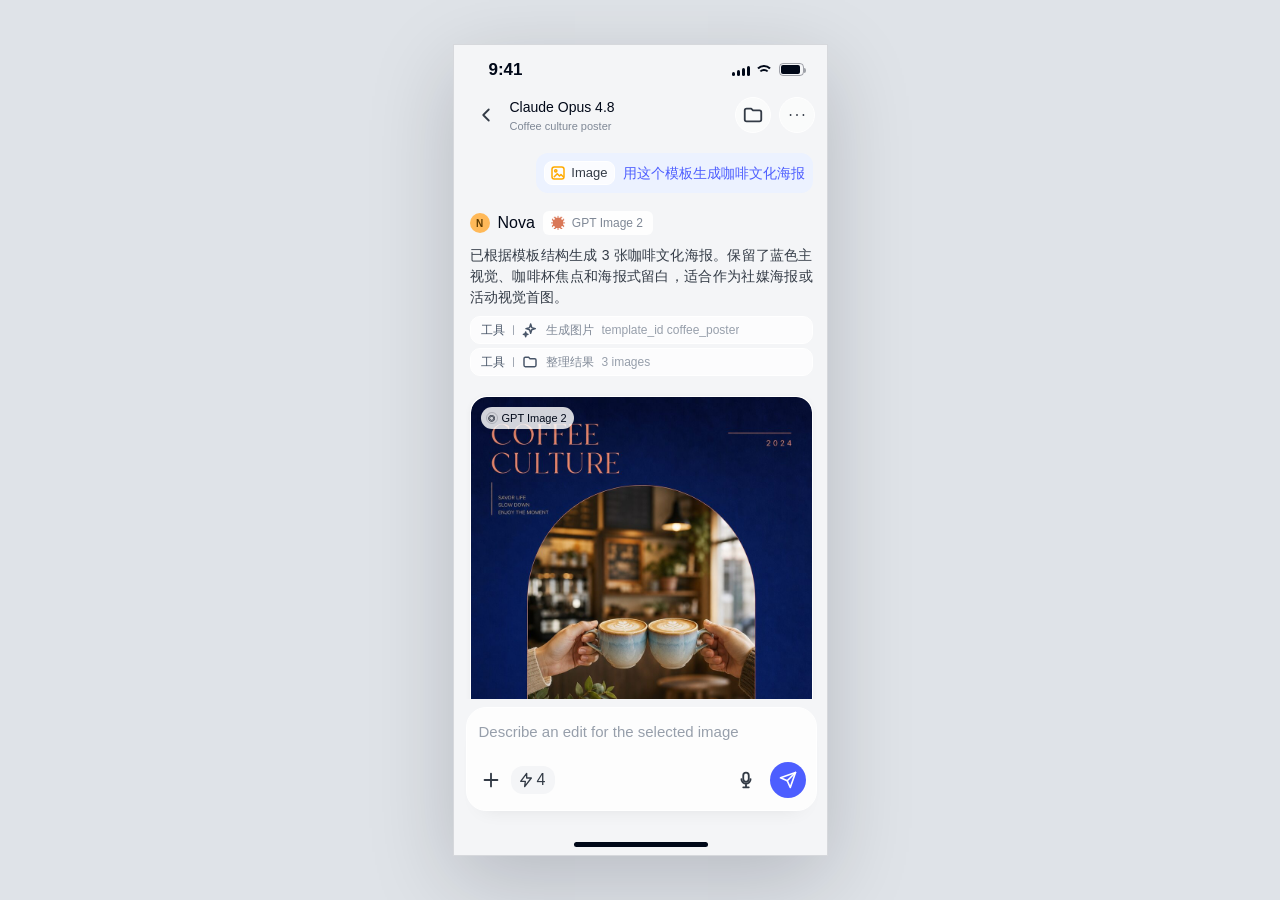
<file: image-editing-state-prototype/index.html>
<!doctype html>
<html lang="zh-CN">
<head>
  <meta charset="utf-8">
  <meta name="viewport" content="width=device-width, initial-scale=1, viewport-fit=cover">
  <title>Skywork Image Editing State Prototype</title>
  <style>
    :root {
      --bg-page: #f4f5f7;
      --bg-glass: rgba(255, 255, 255, .8);
      --bg-chip: #edeff1;
      --bg-card: rgba(255, 255, 255, .9);
      --bg-soft: rgba(255, 255, 255, .72);
      --text-primary: #333b46;
      --text-strong: #000818;
      --text-secondary: #485568;
      --text-tertiary: #979fab;
      --text-quaternary: #7f8896;
      --border: #fff;
      --hairline: rgba(0, 0, 0, .05);
      --image: #ffaa00;
      --image-card: #faae15;
      --blue: #4d5eff;
      --orange: #d97757;
      --shadow-card: 0 1px 6px rgba(0, 8, 24, .04);
      --shadow-float: 0 3px 12px rgba(0, 8, 24, .12);
      --shadow-input: 0 12px 20.8px -17px rgba(0, 8, 24, .12);
      font-family: Outfit, "PingFang SC", -apple-system, BlinkMacSystemFont, "Segoe UI", sans-serif;
    }

    * { box-sizing: border-box; }

    body {
      min-height: 100vh;
      margin: 0;
      display: grid;
      place-items: center;
      background: #dfe3e8;
      color: var(--text-primary);
    }

    button {
      border: 0;
      padding: 0;
      background: none;
      color: inherit;
      font: inherit;
      cursor: pointer;
      -webkit-tap-highlight-color: transparent;
    }

    .phone {
      position: relative;
      width: 375px;
      height: 812px;
      overflow: hidden;
      background: var(--bg-page);
      border: 1px solid rgba(0, 8, 24, .12);
      box-shadow: 0 24px 80px rgba(0, 8, 24, .18);
    }

    .screen {
      position: absolute;
      inset: 0;
      display: none;
      overflow: hidden;
      background: var(--bg-page);
    }

    .screen.active { display: block; }

    .ui-icon {
      width: 22px;
      height: 22px;
      display: block;
      fill: none;
      stroke: currentColor;
      stroke-width: 2;
      stroke-linecap: round;
      stroke-linejoin: round;
    }

    .status-bar {
      position: absolute;
      inset: 0 0 auto;
      height: 48px;
      color: var(--text-strong);
      z-index: 3;
    }

    .project-status { height: 44px; }

    .time {
      position: absolute;
      left: 25px;
      top: 14px;
      width: 54px;
      text-align: center;
      font: 600 17px/22px "SF Pro Text", -apple-system, sans-serif;
    }

    .signals {
      position: absolute;
      right: 23px;
      top: 18px;
      display: flex;
      align-items: center;
      gap: 6px;
    }

    .cellular {
      display: flex;
      align-items: flex-end;
      gap: 2px;
      height: 12px;
    }

    .cellular span {
      width: 3px;
      border-radius: 2px;
      background: var(--text-strong);
    }

    .cellular span:nth-child(1) { height: 4px; }
    .cellular span:nth-child(2) { height: 6px; }
    .cellular span:nth-child(3) { height: 8px; }
    .cellular span:nth-child(4) { height: 10px; }

    .wifi {
      position: relative;
      width: 17px;
      height: 12px;
    }

    .wifi::before,
    .wifi::after {
      content: "";
      position: absolute;
      left: 50%;
      border: 2px solid var(--text-strong);
      border-color: var(--text-strong) transparent transparent;
      border-radius: 50%;
      transform: translateX(-50%);
    }

    .wifi::before {
      top: 1px;
      width: 15px;
      height: 15px;
    }

    .wifi::after {
      top: 5px;
      width: 8px;
      height: 8px;
    }

    .battery {
      position: relative;
      width: 25px;
      height: 13px;
      border: 1.1px solid rgba(0, 8, 24, .35);
      border-radius: 4px;
      padding: 1px;
    }

    .battery::before {
      content: "";
      display: block;
      width: 19px;
      height: 9px;
      border-radius: 2px;
      background: var(--text-strong);
    }

    .battery::after {
      content: "";
      position: absolute;
      right: -3px;
      top: 4px;
      width: 2px;
      height: 5px;
      border-radius: 0 2px 2px 0;
      background: rgba(0, 8, 24, .35);
    }

    .home-topbar {
      position: absolute;
      left: 12px;
      right: 12px;
      top: 48px;
      height: 40px;
      display: flex;
      align-items: center;
      justify-content: space-between;
      z-index: 2;
    }

    .pill {
      height: 40px;
      display: flex;
      align-items: center;
      gap: 6px;
      padding: 8px 12px;
      border: 1px solid var(--border);
      border-radius: 20px;
      background: var(--bg-glass);
      color: var(--text-primary);
      font-size: 14px;
      line-height: 21px;
      white-space: nowrap;
    }

    .model-pill { width: 148px; }

    .model-pill.is-disabled {
      width: 160px;
      border-color: rgba(255, 255, 255, .72);
      background: rgba(255, 255, 255, .48);
      color: var(--text-tertiary);
      cursor: default;
      pointer-events: none;
    }

    .model-dot {
      width: 18px;
      height: 18px;
      display: grid;
      place-items: center;
      color: #65707e;
      font-size: 14px;
      line-height: 1;
    }

    .model-pill.is-disabled .model-dot {
      color: var(--text-tertiary);
    }

    .chevron {
      width: 10px;
      height: 10px;
      border-right: 1.6px solid currentColor;
      border-bottom: 1.6px solid currentColor;
      transform: rotate(45deg) translateY(-2px);
      opacity: .68;
      flex: 0 0 auto;
    }

    .credit-pill {
      width: 132px;
      justify-content: center;
      gap: 8px;
      font: 500 14px/21px "PingFang SC", sans-serif;
      color: var(--text-strong);
    }

    .coin {
      width: 20px;
      height: 20px;
      display: grid;
      place-items: center;
      border-radius: 50%;
      color: #fff;
      background: linear-gradient(135deg, #ffce5b 0%, #ff9f00 100%);
      font-size: 11px;
      font-weight: 700;
    }

    .divider {
      width: 1px;
      height: 12px;
      background: #edeff1;
    }

    .hero {
      position: absolute;
      left: 16px;
      top: 126px;
      width: 343px;
      display: none;
      gap: 8px;
    }

    .agent-line {
      height: 28px;
      display: flex;
      align-items: flex-end;
      gap: 8px;
    }

    .avatar,
    .avatar-sm {
      display: grid;
      place-items: center;
      border-radius: 50%;
      background: #ffb959;
      color: #5d3a00;
      font-weight: 700;
    }

    .avatar { width: 28px; height: 28px; font-size: 13px; }
    .avatar-sm { width: 20px; height: 20px; font-size: 10px; }

    .hero .hi {
      font: 400 18px/27px Outfit, sans-serif;
    }

    .agent-name {
      display: inline-flex;
      align-items: center;
      gap: 4px;
      height: 27px;
      border-radius: 12px;
      padding: 0 4px;
      color: var(--text-primary);
      font: 500 18px/27px Outfit, sans-serif;
    }

    .agent-name .chevron { width: 8px; height: 8px; }

    .hero h1 {
      margin: 0;
      color: var(--text-primary);
      font: 500 24px/29px Outfit, sans-serif;
      letter-spacing: 0;
    }

    .home-stack {
      position: absolute;
      left: 12px;
      right: 12px;
      bottom: 335px;
      display: grid;
      gap: 10px;
    }

    .template-section {
      width: 351px;
      height: 95px;
      display: grid;
      gap: 10px;
      overflow: hidden;
    }

    .template-head {
      display: flex;
      align-items: center;
      justify-content: space-between;
      height: 21px;
      color: var(--text-secondary);
      font-size: 14px;
      line-height: 21px;
    }

    .more {
      display: flex;
      align-items: center;
      gap: 4px;
      color: var(--text-quaternary);
      font-size: 12px;
      line-height: 18px;
    }

    .template-strip {
      display: flex;
      gap: 8px;
      overflow: hidden;
    }

    .template-card {
      position: relative;
      flex: 0 0 114px;
      height: 64px;
      overflow: hidden;
      border: 1px solid #fff;
      border-radius: 12px;
      background: #fff;
    }

    .template-card.selected {
      border-color: rgba(250, 174, 21, .75);
      box-shadow: 0 0 0 2px rgba(250, 174, 21, .18) inset;
    }

    .expand {
      position: absolute;
      top: 6px;
      right: 6px;
      width: 20px;
      height: 20px;
      display: grid;
      place-items: center;
      border-radius: 6px;
      background: rgba(0, 0, 0, .5);
      color: #fff;
    }

    .expand .ui-icon {
      width: 13px;
      height: 13px;
      stroke-width: 2.2;
    }

    .art-portrait {
      background:
        radial-gradient(circle at 73% 48%, #ffe0b5 0 15%, transparent 16%),
        radial-gradient(circle at 67% 33%, #3c241e 0 10%, transparent 11%),
        linear-gradient(110deg, rgba(255,255,255,0) 46%, rgba(255,255,255,.88) 47% 62%, rgba(255,255,255,0) 63%),
        linear-gradient(140deg, #263a73 0 32%, #f5a43d 33% 59%, #f26d59 60% 100%);
    }

    .art-product {
      background:
        radial-gradient(circle at 51% 50%, rgba(255,255,255,.92) 0 18%, transparent 19%),
        radial-gradient(circle at 51% 49%, #333b46 0 12%, transparent 13%),
        linear-gradient(160deg, #fff8e6 0 34%, #facb63 35% 67%, #fb8147 68% 100%);
    }

    .art-poster {
      background:
        linear-gradient(90deg, rgba(255,255,255,.85) 0 36%, transparent 37%),
        repeating-linear-gradient(0deg, rgba(255,255,255,.76) 0 4px, transparent 4px 9px),
        linear-gradient(135deg, #10182c 0 35%, #00bcd4 36% 62%, #d8ff5b 63% 100%);
    }

    .input-card {
      width: 351px;
      min-height: 222px;
      display: flex;
      flex-direction: column;
      justify-content: space-between;
      padding: 12px;
      border: 1.5px solid var(--border);
      border-radius: 20px;
      background: var(--bg-glass);
      box-shadow: var(--shadow-input);
    }

    .input-main {
      width: 327px;
      display: grid;
      gap: 12px;
    }

    .tag-row {
      min-height: 30px;
      display: flex;
      align-items: center;
      gap: 8px;
      overflow: hidden;
    }

    .skill-tag,
    .mode-tag {
      height: 30px;
      display: inline-flex;
      align-items: center;
      gap: 4px;
      border-radius: 12px;
      white-space: nowrap;
      color: var(--text-primary);
      font-size: 14px;
      line-height: 21px;
    }

    .skill-tag {
      padding: 0 8px 0 6px;
      border: 1px solid #ffe9c1;
      background: #fff7e6;
    }

    .skill-tag .ui-icon {
      width: 18px;
      height: 18px;
      color: var(--image);
    }

    .skill-tag .close {
      width: 12px;
      height: 12px;
      color: var(--text-secondary);
    }

    .mode-tag {
      background: var(--bg-page);
      padding: 0 6px;
      flex: 0 0 auto;
    }

    .mode-tag .ui-icon {
      width: 16px;
      height: 16px;
      color: var(--text-secondary);
    }

    .rule {
      width: 327px;
      height: 1px;
      background: var(--bg-page);
    }

    .prompt {
      height: 96px;
      margin: 0;
      overflow: hidden;
      color: var(--text-primary);
      font: 400 15px/24px Outfit, "PingFang SC", sans-serif;
    }

    .input-actions {
      width: 327px;
      height: 36px;
      display: flex;
      align-items: center;
      justify-content: space-between;
    }

    .left-actions,
    .right-actions {
      display: flex;
      align-items: center;
      gap: 8px;
    }

    .right-actions { gap: 12px; }

    .icon-button {
      width: 24px;
      height: 24px;
      display: grid;
      place-items: center;
      color: var(--text-primary);
    }

    .cost-chip {
      height: 28px;
      display: flex;
      align-items: center;
      gap: 3px;
      padding: 0 10px 0 7px;
      border-radius: 12px;
      background: var(--bg-page);
      color: var(--text-primary);
      font: 400 16px/24px Outfit, sans-serif;
    }

    .cost-chip .ui-icon {
      width: 16px;
      height: 16px;
    }

    .send-button {
      width: 36px;
      height: 36px;
      display: grid;
      place-items: center;
      border-radius: 50%;
      background: var(--blue);
      color: #fff;
    }

    .send-button .ui-icon {
      width: 18px;
      height: 18px;
      stroke-width: 2.2;
    }

    .keyboard {
      position: absolute;
      left: 0;
      right: 0;
      top: 493px;
      height: 319px;
      overflow: hidden;
      border-radius: 25px 25px 0 0;
      background: #e6e9ed;
      font-family: "SF Pro Text", -apple-system, BlinkMacSystemFont, sans-serif;
    }

    .suggestions {
      height: 23px;
      display: grid;
      grid-template-columns: repeat(3, 1fr);
      align-items: center;
      padding: 0 20px;
      color: #1a1a1a;
      font-size: 15.858px;
      line-height: 21px;
      text-align: center;
    }

    .keys {
      display: grid;
      gap: 10px;
      padding: 11px 8px 0;
    }

    .key-row {
      height: 42px;
      display: flex;
      justify-content: center;
      gap: 5.6px;
    }

    .key {
      width: 30.8px;
      height: 42px;
      display: grid;
      place-items: center;
      border-radius: 8px;
      background: #fff;
      color: #595959;
      box-shadow: 0 1px 0 rgba(0, 8, 24, .14);
      font-size: 23px;
      line-height: 28px;
    }

    .key.utility {
      width: 42px;
      background: #f8f9fb;
      font-size: 18px;
      color: var(--text-primary);
    }

    .key.wide {
      width: 85.5px;
      font-size: 15px;
    }

    .key.space { width: 176.6px; }

    .key.return {
      width: 85.8px;
      color: #fff;
      background: #0088ff;
      font-size: 23px;
    }

    .keyboard-bottom {
      height: 65px;
      display: flex;
      align-items: flex-start;
      justify-content: space-between;
      padding: 25px 36px 0 34px;
      color: rgba(34, 43, 89, .63);
    }

    .keyboard-bottom .ui-icon {
      width: 24px;
      height: 24px;
      stroke-width: 1.8;
    }

    .project-topbar,
    .edit-topbar {
      position: absolute;
      left: 0;
      right: 0;
      top: 44px;
      height: 52px;
      display: flex;
      align-items: center;
      justify-content: space-between;
      padding: 0 12px;
      z-index: 5;
    }

    .nav-left {
      display: flex;
      align-items: center;
      gap: 4px;
      min-width: 0;
    }

    .back-btn,
    .round-tool {
      width: 40px;
      height: 40px;
      display: grid;
      place-items: center;
      color: var(--text-primary);
      border-radius: 20px;
    }

    .round-tool {
      width: 36px;
      height: 36px;
      border: 1px solid #fff;
      background: rgba(255,255,255,.6);
    }

    .expand-back-icon { display: none; }

    #edit.is-expand-mode .edit-cancel-icon { display: none; }
    #edit.is-expand-mode .expand-back-icon { display: block; }

    .expand-confirm {
      display: none;
      width: auto;
      min-width: 58px;
      padding: 0 14px;
      border-radius: 18px;
      background: var(--text-strong);
      color: #fff;
      font: 500 14px/21px "PingFang SC", sans-serif;
    }

    .expand-confirm:disabled {
      opacity: .42;
      color: rgba(255,255,255,.72);
    }

    .title-stack {
      display: grid;
      gap: 1px;
      min-width: 0;
    }

    .title-stack strong {
      color: var(--text-strong);
      font: 500 14px/21px "PingFang SC", sans-serif;
      white-space: nowrap;
    }

    .title-stack span {
      color: var(--text-quaternary);
      font: 400 11px/14px "PingFang SC", sans-serif;
      white-space: nowrap;
    }

    .project-tools {
      display: flex;
      align-items: center;
      gap: 8px;
    }

    .project-content {
      position: absolute;
      left: 0;
      right: 0;
      top: 96px;
      bottom: 156px;
      overflow-y: auto;
      padding: 12px 16px 24px;
      display: grid;
      align-content: start;
      gap: 18px;
      scrollbar-width: none;
    }

    .project-content::-webkit-scrollbar { display: none; }

    .user-message {
      width: 343px;
      display: flex;
      justify-content: flex-end;
    }

    .user-bubble {
      max-width: 309px;
      display: inline-flex;
      align-items: center;
      gap: 8px;
      padding: 8px;
      border-radius: 12px;
      background: #ecf2ff;
      color: var(--blue);
      font: 400 14px/21px "PingFang SC", sans-serif;
    }

    .user-bubble.with-image {
      max-width: 309px;
      display: grid;
      justify-items: end;
      gap: 10px;
      padding: 0;
      background: transparent;
      color: var(--blue);
    }

    .user-attachment-thumb {
      width: 64px;
      height: 64px;
      display: block;
      overflow: hidden;
      border: 1px solid #fff;
      border-radius: 14px;
      background: rgba(255,255,255,.9);
      box-shadow: var(--shadow-card);
    }

    .user-attachment-thumb img {
      width: 100%;
      height: 100%;
      display: block;
      object-fit: cover;
    }

    .user-attachment-copy {
      max-width: 309px;
      padding: 10px 14px;
      border-radius: 12px;
      background: #ecf2ff;
      color: var(--blue);
      font: 400 14px/24px "PingFang SC", sans-serif;
      text-align: left;
    }

    .inline-skill {
      height: 24px;
      display: inline-flex;
      align-items: center;
      gap: 4px;
      padding: 0 6px 0 4px;
      border: 1px solid #fff;
      border-radius: 8px;
      background: rgba(255,255,255,.8);
      color: var(--text-primary);
      font: 400 13px/20px Outfit, sans-serif;
      flex: 0 0 auto;
    }

    .inline-skill .ui-icon {
      width: 18px;
      height: 18px;
      color: var(--image);
    }

    .agent-block {
      width: 343px;
      display: grid;
      gap: 10px;
    }

    .agent-row {
      display: flex;
      align-items: center;
      gap: 8px;
    }

    .agent-row strong {
      color: var(--text-strong);
      font: 500 16px/24px Outfit, sans-serif;
    }

    .model-badge {
      height: 24px;
      display: inline-flex;
      align-items: center;
      gap: 6px;
      padding: 0 10px 0 8px;
      border-radius: 6px;
      background: rgba(255,255,255,.9);
      color: var(--text-quaternary);
      font: 500 12px/18px "PingFang SC", sans-serif;
    }

    .model-badge i {
      color: var(--orange);
      font-style: normal;
      font-size: 15px;
      line-height: 1;
    }

    .ai-copy {
      margin: 0;
      color: var(--text-primary);
      font: 400 14px/21px "PingFang SC", sans-serif;
      text-align: justify;
    }

    .tool-list {
      display: grid;
      gap: 8px;
    }

    .tool-row {
      width: 343px;
      min-height: 33px;
      display: flex;
      align-items: center;
      gap: 8px;
      padding: 6px 12px;
      border: 1px solid #fff;
      border-radius: 12px;
      background: var(--bg-card);
      color: var(--text-secondary);
      font: 400 14px/21px "PingFang SC", sans-serif;
      box-shadow: var(--shadow-card);
    }

    .tool-name {
      font-weight: 500;
      color: var(--text-secondary);
    }

    .tool-row .mini-divider {
      width: 1px;
      height: 10px;
      border-radius: 20px;
      background: var(--text-tertiary);
      opacity: .9;
    }

    .tool-row .ui-icon {
      width: 16px;
      height: 16px;
      color: var(--text-secondary);
      stroke-width: 2.2;
    }

    .chat-screen.is-complete .tool-list {
      gap: 4px;
      margin: -2px 0 2px;
    }

    .chat-screen.is-complete .tool-row {
      min-height: 28px;
      padding: 4px 10px;
      border-radius: 10px;
      background: rgba(255, 255, 255, .72);
      color: var(--text-quaternary);
      font: 400 12px/18px "PingFang SC", sans-serif;
      box-shadow: none;
    }

    .chat-screen.is-complete .tool-name {
      color: var(--text-secondary);
      font-size: 12px;
    }

    .image-output-stack {
      width: 343px;
      display: grid;
      gap: 10px;
    }

    .image-output-card {
      position: relative;
      width: 343px;
      overflow: hidden;
      border: 1px solid #fff;
      border-radius: 16px;
      background: #fff;
      box-shadow: var(--shadow-card);
    }

    .image-cover-button {
      position: relative;
      display: block;
      width: 100%;
      padding: 0;
      border: 0;
      border-radius: inherit;
      background: transparent;
      overflow: hidden;
    }

    .image-output-card img {
      width: 100%;
      height: auto;
      display: block;
      object-fit: contain;
      object-position: center;
    }

    .edit-image-box {
      width: 100%;
      height: 100%;
      display: grid;
      place-items: center;
      overflow: hidden;
    }

    .edit-image-box img {
      width: 100%;
      height: 100%;
      display: block;
      object-fit: contain;
      object-position: center;
    }

    .image-output-card.variant-warm img {
      filter: saturate(1.12) brightness(1.03);
    }

    .image-output-card.variant-clean img {
      filter: hue-rotate(8deg) contrast(1.04);
    }

    .image-output-card.variant-hd img {
      filter: saturate(1.08) contrast(1.08) brightness(1.02);
    }

    .image-output-card.variant-background {
      background:
        linear-gradient(45deg, rgba(151,159,171,.18) 25%, transparent 25%),
        linear-gradient(-45deg, rgba(151,159,171,.18) 25%, transparent 25%),
        linear-gradient(45deg, transparent 75%, rgba(151,159,171,.18) 75%),
        linear-gradient(-45deg, transparent 75%, rgba(151,159,171,.18) 75%);
      background-color: #fff;
      background-position: 0 0, 0 8px, 8px -8px, -8px 0;
      background-size: 16px 16px;
    }

    .image-output-card.variant-background img {
      padding: 12px;
      filter: drop-shadow(0 8px 16px rgba(0, 8, 24, .12));
    }

    .image-output-card.variant-outpaint {
      background:
        linear-gradient(45deg, rgba(151,159,171,.18) 25%, transparent 25%),
        linear-gradient(-45deg, rgba(151,159,171,.18) 25%, transparent 25%),
        linear-gradient(45deg, transparent 75%, rgba(151,159,171,.18) 75%),
        linear-gradient(-45deg, transparent 75%, rgba(151,159,171,.18) 75%);
      background-color: #fff;
      background-position: 0 0, 0 8px, 8px -8px, -8px 0;
      background-size: 16px 16px;
    }

    .result-canvas {
      width: 100%;
      aspect-ratio: var(--result-canvas-ratio, 1 / 1);
      display: grid;
      place-items: center;
      padding: 0;
    }

    .result-canvas img {
      width: var(--result-image-width, 75%);
      height: var(--result-image-height, 100%);
      object-fit: fill;
    }

    .model-corner-badge {
      position: absolute;
      top: 10px;
      left: 10px;
      z-index: 2;
      height: 22px;
      display: inline-flex;
      align-items: center;
      gap: 4px;
      max-width: 128px;
      padding: 0 7px 0 5px;
      border-radius: 11px;
      background: rgba(255, 255, 255, .82);
      color: var(--text-strong);
      box-shadow: 0 1px 5px rgba(0,8,24,.1);
      font: 400 11px/16px Outfit, "PingFang SC", sans-serif;
      white-space: nowrap;
      pointer-events: none;
    }

    .model-corner-mark {
      width: 12px;
      height: 12px;
      display: grid;
      place-items: center;
      border: 1px solid rgba(0, 8, 24, .18);
      border-radius: 50%;
      color: var(--text-strong);
      font: 600 7px/1 Outfit, sans-serif;
    }

    .image-float-actions {
      position: absolute;
      bottom: 10px;
      left: 16px;
      right: 16px;
      display: inline-flex;
      justify-content: space-between;
      align-items: center;
      pointer-events: none;
      z-index: 2;
    }

    .image-actions-right {
      display: inline-flex;
      align-items: center;
      gap: 8px;
    }

    .image-float-action {
      height: 34px;
      min-width: 92px;
      display: inline-flex;
      align-items: center;
      justify-content: center;
      gap: 6px;
      padding: 0 13px;
      border: 0;
      border-radius: 17px;
      background: rgba(0, 8, 24, .72);
      color: #fff;
      font: 400 13px/20px Outfit, "PingFang SC", sans-serif;
      backdrop-filter: blur(10px);
      pointer-events: auto;
    }

    .image-float-action.text-only {
      min-width: 76px;
    }

    .image-float-action.icon-only {
      width: 34px;
      min-width: 34px;
      padding: 0;
    }

    .image-float-action .ui-icon {
      width: 17px;
      height: 17px;
      stroke-width: 2.1;
    }

    .image-float-action .reference-icon {
      fill: none;
      stroke: none;
    }

    .post-image-copy {
      width: 343px;
      margin: 2px 0 0;
      color: var(--text-primary);
      font: 400 14px/21px "PingFang SC", sans-serif;
      text-align: justify;
    }

    .composer-dock {
      position: absolute;
      left: 0;
      right: 0;
      bottom: 0;
      height: 156px;
      padding: 8px 12px 0;
      background: linear-gradient(180deg, rgba(244,245,247,0) 0%, #f4f5f7 26%);
      z-index: 4;
    }

    .chat-input {
      width: 351px;
      height: 104px;
      display: grid;
      grid-template-rows: 1fr 36px;
      gap: 12px;
      padding: 12px;
      border: 1.5px solid #fff;
      border-radius: 20px;
      background: rgba(255,255,255,.8);
      box-shadow: var(--shadow-input);
    }

    .chat-input p {
      margin: 0;
      color: var(--text-tertiary);
      font: 400 15px/23px Outfit, "PingFang SC", sans-serif;
    }

    .home-indicator {
      position: absolute;
      left: 120px;
      bottom: 8px;
      width: 134px;
      height: 5px;
      border-radius: 100px;
      background: var(--text-strong);
      z-index: 6;
    }

    .detail-screen {
      background: #fff;
    }

    .detail-nav-bar {
      position: absolute;
      top: 48px;
      left: 14px;
      right: 14px;
      z-index: 8;
      display: flex;
      align-items: center;
      justify-content: space-between;
      pointer-events: none;
    }

    .detail-icon-button {
      width: 36px;
      height: 36px;
      display: grid;
      place-items: center;
      border: 1px solid #fff;
      border-radius: 999px;
      background: rgba(255,255,255,.8);
      color: var(--text-primary);
      backdrop-filter: blur(10px);
      box-shadow: var(--shadow-card);
      pointer-events: auto;
    }

    .detail-icon-button .ui-icon {
      width: 18px;
      height: 18px;
      stroke-width: 2;
    }

    .detail-back-icon {
      width: 10px;
      height: 17px;
      display: block;
    }

    .detail-preview-image {
      position: absolute;
      left: 0;
      right: 0;
      top: 0;
      bottom: 0;
      display: grid;
      place-items: center;
      background: #fff;
      touch-action: pan-y;
      user-select: none;
    }

    .detail-preview-image img {
      width: 100%;
      height: 100%;
      display: block;
      object-fit: contain;
      object-position: center;
    }

    .detail-counter {
      position: absolute;
      left: 50%;
      bottom: 94px;
      z-index: 8;
      transform: translateX(-50%);
      min-width: 48px;
      padding: 4px 10px;
      border: 1px solid #fff;
      border-radius: 999px;
      background: rgba(255,255,255,.82);
      color: var(--text-secondary);
      box-shadow: var(--shadow-card);
      text-align: center;
      font: 500 12px/18px Outfit, "PingFang SC", sans-serif;
    }

    .detail-side-actions {
      position: absolute;
      right: 12px;
      top: 72px;
      z-index: 9;
      display: grid;
      gap: 12px;
      justify-items: center;
      pointer-events: auto;
    }

    .detail-side-action {
      width: 48px;
      min-height: 62px;
      display: grid;
      justify-items: center;
      gap: 5px;
      color: var(--text-secondary);
      font: 500 11px/15px "PingFang SC", sans-serif;
      text-align: center;
      text-shadow: 0 1px 6px rgba(255,255,255,.9);
    }

    .detail-side-icon {
      width: 36px;
      height: 36px;
      display: grid;
      place-items: center;
      border: 1px solid #fff;
      border-radius: 12px;
      background: rgba(255,255,255,.82);
      color: var(--text-primary);
      box-shadow: var(--shadow-card);
      backdrop-filter: blur(10px);
    }

    .detail-side-icon .ui-icon {
      width: 19px;
      height: 19px;
      stroke-width: 2.2;
    }

    .detail-side-icon.text-icon {
      color: var(--text-strong);
      font: 700 13px/16px Outfit, sans-serif;
    }

    .detail-bottom-actions {
      position: absolute;
      left: 16px;
      right: 16px;
      bottom: 34px;
      z-index: 8;
      display: grid;
      grid-template-columns: 1fr 1fr;
      gap: 12px;
    }

    .detail-bottom-actions .ui-icon {
      width: 18px;
      height: 18px;
      stroke-width: 2;
    }

    .primary-action,
    .secondary-action {
      height: 48px;
      display: inline-flex;
      align-items: center;
      justify-content: center;
      gap: 8px;
      border-radius: 24px;
      font: 500 15px/22px Outfit, sans-serif;
    }

    .primary-action {
      background: var(--text-strong);
      color: #fff;
    }

    .secondary-action {
      border: 1px solid #e1e3e7;
      background: #fff;
      color: var(--text-strong);
    }

    .edit-workspace {
      position: absolute;
      left: 0;
      right: 0;
      top: 104px;
      bottom: 154px;
      overflow: hidden;
      padding: 8px 0 0;
      display: grid;
      place-items: center;
    }

    .edit-stage {
      position: relative;
      width: 343px;
      height: min(492px, 100%);
      overflow: hidden;
      border: 0;
      border-radius: 0;
      background: transparent;
      box-shadow: none;
    }

    #edit.is-expand-mode .expand-confirm {
      display: inline-grid;
    }

    #edit.is-expand-mode .edit-workspace {
      bottom: 104px;
      padding: 8px 16px 0;
    }

    #edit.is-expand-mode .edit-stage {
      width: 343px;
      height: min(492px, 100%);
      max-height: 100%;
      display: grid;
      place-items: center;
      border: 0;
      background: transparent;
      box-shadow: none;
    }

    #edit.is-expand-mode.has-expand-preview .edit-stage {
      width: 343px;
      height: auto;
      max-height: 100%;
      aspect-ratio: var(--expand-ratio, 1 / 1);
      border: 3px solid #4d8dff;
      border-radius: 2px;
      background-color: #fff;
      background-clip: padding-box;
      background-image:
        linear-gradient(45deg, rgba(151,159,171,.2) 25%, transparent 25%),
        linear-gradient(-45deg, rgba(151,159,171,.2) 25%, transparent 25%),
        linear-gradient(45deg, transparent 75%, rgba(151,159,171,.2) 75%),
        linear-gradient(-45deg, transparent 75%, rgba(151,159,171,.2) 75%);
      background-position: 0 0, 0 5px, 5px -5px, -5px 0;
      background-size: 10px 10px;
      box-shadow: var(--shadow-card);
    }

    #edit.is-expand-mode.has-expand-preview .edit-image-box {
      width: var(--expand-image-width, 100%) !important;
      height: var(--expand-image-height, 100%) !important;
      max-width: var(--expand-image-width, 100%) !important;
      max-height: var(--expand-image-height, 100%) !important;
      overflow: visible;
    }

    #edit.is-expand-mode.has-expand-preview .edit-image-box img {
      width: 100% !important;
      height: 100% !important;
      object-fit: fill !important;
      object-position: center !important;
    }

    .edit-tools {
      width: 100%;
      display: flex;
      gap: 8px;
      overflow-x: auto;
      padding: 0 12px 10px;
      scrollbar-width: none;
    }

    .edit-tools:empty {
      display: none;
    }

    .edit-tools::-webkit-scrollbar { display: none; }

    .edit-chip {
      height: 40px;
      display: inline-flex;
      align-items: center;
      gap: 6px;
      padding: 0 14px;
      border: 1px solid #fff;
      border-radius: 20px;
      background: rgba(255,255,255,.86);
      color: var(--text-primary);
      box-shadow: var(--shadow-card);
      font: 500 14px/21px "PingFang SC", sans-serif;
      white-space: nowrap;
      flex: 0 0 auto;
    }

    .edit-chip.active {
      background: rgba(255,255,255,.86);
      color: var(--text-primary);
    }

    .edit-chip .ui-icon {
      width: 18px;
      height: 18px;
      stroke-width: 2.2;
    }

    .edit-chip.back-chip {
      width: 40px;
      padding: 0;
      justify-content: center;
      border-radius: 20px;
      flex-basis: 40px;
    }

    .edit-chip.ratio-chip {
      min-width: 78px;
      justify-content: center;
      font-family: Outfit, "PingFang SC", sans-serif;
    }

    .edit-chip.ratio-chip.active {
      border-color: rgba(77,94,255,.24);
      background: #ecf2ff;
      color: var(--blue);
    }

    .edit-composer {
      position: absolute;
      left: 0;
      right: 0;
      bottom: 0;
      height: 154px;
      padding: 0 0 30px;
      display: grid;
      align-content: end;
      gap: 0;
      background: linear-gradient(180deg, rgba(244,245,247,0) 0%, #f4f5f7 28%);
      z-index: 4;
    }

    #edit.is-expand-mode .edit-composer {
      height: 104px;
      padding-bottom: 34px;
      background: linear-gradient(180deg, rgba(244,245,247,0) 0%, #f4f5f7 24%);
    }

    #edit.is-expand-mode .edit-input {
      display: none;
    }

    .edit-input {
      width: 351px;
      height: 56px;
      margin: 0 12px;
      display: flex;
      align-items: center;
      gap: 8px;
      padding: 0 6px 0 18px;
      border: 1.5px solid #fff;
      border-radius: 28px;
      background: rgba(255,255,255,.86);
      box-shadow: var(--shadow-input);
    }

    .edit-input p {
      margin: 0;
      min-width: 0;
      flex: 1;
      overflow: hidden;
      color: var(--text-tertiary);
      font: 400 15px/22px "PingFang SC", Outfit, sans-serif;
      text-overflow: ellipsis;
      white-space: nowrap;
      outline: none;
    }

    .edit-input p:empty::before {
      content: attr(data-placeholder);
      color: var(--text-tertiary);
      pointer-events: none;
    }

    .edit-input p:not(:empty) {
      color: var(--text-primary);
    }

    .edit-input .icon-button {
      width: 28px;
      height: 28px;
      color: var(--text-secondary);
      flex: 0 0 auto;
    }

    .edit-input .icon-button .ui-icon {
      width: 22px;
      height: 22px;
      stroke-width: 2.2;
    }

    .edit-input .send-button {
      width: 44px;
      height: 44px;
      border-radius: 50%;
      background: var(--blue);
      color: #fff;
      flex: 0 0 auto;
    }

    .edit-input .send-button .ui-icon {
      width: 20px;
      height: 20px;
      stroke-width: 2.2;
    }

  </style>
</head>
<body>
  <svg aria-hidden="true" style="position:absolute;width:0;height:0;overflow:hidden">
    <symbol id="i-file-text" viewBox="0 0 24 24">
      <path d="M14 3H7a2 2 0 0 0-2 2v14a2 2 0 0 0 2 2h10a2 2 0 0 0 2-2V8z"/>
      <path d="M14 3v5h5"/>
      <path d="M9 13h6"/>
      <path d="M9 17h4"/>
    </symbol>
    <symbol id="i-image" viewBox="0 0 24 24">
      <rect x="4" y="4" width="16" height="16" rx="3"/>
      <circle cx="9" cy="9" r="1.5"/>
      <path d="m7 17 4-4 3 3 2-2 3 3"/>
    </symbol>
    <symbol id="i-send" viewBox="0 0 24 24">
      <path d="m22 2-7 20-4-9-9-4z"/>
      <path d="M22 2 11 13"/>
    </symbol>
    <symbol id="i-plus" viewBox="0 0 24 24">
      <path d="M12 5v14M5 12h14"/>
    </symbol>
    <symbol id="i-zap" viewBox="0 0 24 24">
      <path d="M13 2 4 14h7l-1 8 10-13h-7z"/>
    </symbol>
    <symbol id="i-x" viewBox="0 0 24 24">
      <path d="M18 6 6 18M6 6l12 12"/>
    </symbol>
    <symbol id="i-sparkles" viewBox="0 0 24 24">
      <path d="M13 3 11.4 8.4 6 10l5.4 1.6L13 17l1.6-5.4L20 10l-5.4-1.6L13 3Z"/>
      <path d="m5.5 15-.8 2.7-2.7.8 2.7.8.8 2.7.8-2.7 2.7-.8-2.7-.8-.8-2.7Z"/>
    </symbol>
    <symbol id="i-maximize" viewBox="0 0 24 24">
      <path d="M8 3H3v5M16 3h5v5M8 21H3v-5M21 16v5h-5"/>
    </symbol>
    <symbol id="i-mic" viewBox="0 0 24 24">
      <path d="M12 14a3 3 0 0 0 3-3V7a3 3 0 0 0-6 0v4a3 3 0 0 0 3 3Z"/>
      <path d="M17 11a5 5 0 0 1-10 0M12 16v4M9 20h6"/>
    </symbol>
    <symbol id="i-emoji" viewBox="0 0 24 24">
      <circle cx="12" cy="12" r="9"/>
      <path d="M8 14s1.5 2 4 2 4-2 4-2M9 9h.01M15 9h.01"/>
    </symbol>
    <symbol id="i-chevron-left" viewBox="0 0 24 24">
      <path d="m15 18-6-6 6-6"/>
    </symbol>
    <symbol id="i-more" viewBox="0 0 24 24">
      <path d="M12 12h.01M19 12h.01M5 12h.01"/>
    </symbol>
    <symbol id="i-share" viewBox="0 0 24 24">
      <path d="M12 3v12"/>
      <path d="m7 8 5-5 5 5"/>
      <path d="M5 13v6a2 2 0 0 0 2 2h10a2 2 0 0 0 2-2v-6"/>
    </symbol>
    <symbol id="i-folder" viewBox="0 0 24 24">
      <path d="M3 7a2 2 0 0 1 2-2h5l2 2h7a2 2 0 0 1 2 2v8a2 2 0 0 1-2 2H5a2 2 0 0 1-2-2z"/>
    </symbol>
    <symbol id="i-download" viewBox="0 0 24 24">
      <path d="M12 3v12"/>
      <path d="m7 10 5 5 5-5"/>
      <path d="M5 21h14"/>
    </symbol>
    <symbol id="i-edit" viewBox="0 0 24 24">
      <path d="M12 20h9"/>
      <path d="M16.5 3.5a2.1 2.1 0 0 1 3 3L8 18l-4 1 1-4Z"/>
    </symbol>
    <symbol id="i-brush" viewBox="0 0 24 24">
      <path d="m9 11 4 4"/>
      <path d="M20 4a3 3 0 0 0-4 0l-8 8a4 4 0 0 0-1 4l-3 3 1 1 3-3a4 4 0 0 0 4-1l8-8a3 3 0 0 0 0-4Z"/>
    </symbol>
    <symbol id="i-crop" viewBox="0 0 24 24">
      <path d="M6 2v14a2 2 0 0 0 2 2h14"/>
      <path d="M18 22V8a2 2 0 0 0-2-2H2"/>
    </symbol>
    <symbol id="i-check" viewBox="0 0 24 24">
      <path d="m20 6-11 11-5-5"/>
    </symbol>
    <symbol id="i-reference" viewBox="0 0 18 18">
      <path d="M15.3896 2.66211C15.7081 2.66232 15.9668 2.9207 15.9668 3.23926V7.09277C15.9667 9.31013 14.0407 12.1415 10.8252 12.1416H3.97363C3.65502 12.1416 3.39658 11.883 3.39648 11.5645C3.39659 11.2459 3.65503 10.9873 3.97363 10.9873H10.8252C13.2921 10.9872 14.8124 8.79009 14.8125 7.09277V3.23926C14.8125 2.92073 15.0712 2.66235 15.3896 2.66211Z" fill="currentColor" stroke="currentColor" stroke-width="0.02" stroke-linecap="round"/>
      <path d="M5.38574 7.97168C5.61097 7.74631 5.97576 7.74655 6.20117 7.97168C6.42653 8.19689 6.42731 8.56168 6.20215 8.78711L3.4209 11.5684L6.20215 14.3496C6.42723 14.5748 6.42702 14.9397 6.20215 15.165C5.97682 15.3904 5.61107 15.3904 5.38574 15.165L2.19824 11.9775C1.97296 11.7523 1.97304 11.3875 2.19824 11.1621L5.38574 7.97168Z" fill="currentColor" stroke="currentColor" stroke-width="0.02" stroke-linecap="round"/>
    </symbol>
  </svg>

  <main class="phone" aria-label="Skywork Image editing state">
    <section id="chat" class="screen chat-screen is-complete active" aria-label="Project chat image output">
      <div class="status-bar project-status" aria-hidden="true">
        <div class="time">9:41</div>
        <div class="signals">
          <div class="cellular"><span></span><span></span><span></span><span></span></div>
          <div class="wifi"></div>
          <div class="battery"></div>
        </div>
      </div>
      <header class="project-topbar">
        <div class="nav-left">
          <button class="back-btn" type="button" data-show="chat" aria-label="Back">
            <svg class="ui-icon"><use href="#i-chevron-left"></use></svg>
          </button>
          <div class="title-stack">
            <strong data-chat-model>Claude Opus 4.8</strong>
            <span>Coffee culture poster</span>
          </div>
        </div>
        <div class="project-tools">
          <button class="round-tool" type="button" aria-label="Project files"><svg class="ui-icon"><use href="#i-folder"></use></svg></button>
          <button class="round-tool" type="button" aria-label="More"><svg class="ui-icon"><use href="#i-more"></use></svg></button>
        </div>
      </header>

      <section class="project-content">
        <div class="user-message">
          <div class="user-bubble">
            <span class="inline-skill"><svg class="ui-icon"><use href="#i-image"></use></svg>Image</span>
            <span>用这个模板生成咖啡文化海报</span>
          </div>
        </div>

        <section class="agent-block">
          <div class="agent-row">
            <span class="avatar-sm">N</span>
            <strong>Nova</strong>
            <span class="model-badge"><i>✹</i><span data-chat-model-badge>GPT Image 2</span></span>
          </div>
          <p class="ai-copy complete-copy">已根据模板结构生成 3 张咖啡文化海报。保留了蓝色主视觉、咖啡杯焦点和海报式留白，适合作为社媒海报或活动视觉首图。</p>
          <div class="tool-list">
            <div class="tool-row"><span class="tool-name">工具</span><span class="mini-divider"></span><svg class="ui-icon"><use href="#i-sparkles"></use></svg><span>生成图片</span><span style="color:#979fab;overflow:hidden;text-overflow:ellipsis;white-space:nowrap">template_id coffee_poster</span></div>
            <div class="tool-row"><span class="tool-name">工具</span><span class="mini-divider"></span><svg class="ui-icon"><use href="#i-folder"></use></svg><span>整理结果</span><span style="color:#979fab">3 images</span></div>
          </div>
        </section>

        <section class="image-output-stack" aria-label="Generated images">
          <div class="image-output-card">
            <button class="image-cover-button" type="button" data-show="detail" data-image-index="0" aria-label="打开图片详情">
              <img src="assets/coffee-culture-poster-page.jpg" alt="Generated coffee culture poster version 1">
            </button>
            <span class="model-corner-badge"><span class="model-corner-mark">◎</span><span data-output-model>GPT Image 2</span></span>
            <span class="image-float-actions">
              <button class="image-float-action text-only" type="button" data-show="edit" data-image-index="0">编辑</button>
              <span class="image-actions-right">
                <button class="image-float-action icon-only" type="button" aria-label="引用"><svg class="ui-icon reference-icon"><use href="#i-reference"></use></svg></button>
                <button class="image-float-action icon-only" type="button" aria-label="下载"><svg class="ui-icon"><use href="#i-download"></use></svg></button>
              </span>
            </span>
          </div>
          <div class="image-output-card">
            <button class="image-cover-button" type="button" data-show="detail" data-image-index="1" aria-label="打开图片详情">
              <img src="coffee_light_9x16_2.jpg" alt="Generated coffee culture poster version 2">
            </button>
            <span class="model-corner-badge"><span class="model-corner-mark">◎</span><span data-output-model>GPT Image 2</span></span>
            <span class="image-float-actions">
              <button class="image-float-action text-only" type="button" data-show="edit" data-image-index="1">编辑</button>
              <span class="image-actions-right">
                <button class="image-float-action icon-only" type="button" aria-label="引用"><svg class="ui-icon reference-icon"><use href="#i-reference"></use></svg></button>
                <button class="image-float-action icon-only" type="button" aria-label="下载"><svg class="ui-icon"><use href="#i-download"></use></svg></button>
              </span>
            </span>
          </div>
          <div class="image-output-card">
            <button class="image-cover-button" type="button" data-show="detail" data-image-index="2" aria-label="打开图片详情">
              <img src="coffee_dark_1x1_2.jpg" alt="Generated coffee culture poster version 3">
            </button>
            <span class="model-corner-badge"><span class="model-corner-mark">◎</span><span data-output-model>GPT Image 2</span></span>
            <span class="image-float-actions">
              <button class="image-float-action text-only" type="button" data-show="edit" data-image-index="2">编辑</button>
              <span class="image-actions-right">
                <button class="image-float-action icon-only" type="button" aria-label="引用"><svg class="ui-icon reference-icon"><use href="#i-reference"></use></svg></button>
                <button class="image-float-action icon-only" type="button" aria-label="下载"><svg class="ui-icon"><use href="#i-download"></use></svg></button>
              </span>
            </span>
          </div>
          <p class="post-image-copy">图片已经生成完成，如果需要调整配色、文案、构图细节，直接告诉我想改哪里，我可以继续帮你编辑。</p>
        </section>
      </section>

      <footer class="composer-dock">
        <div class="chat-input">
          <p>Describe an edit for the selected image</p>
          <div class="input-actions">
            <div class="left-actions">
              <span class="icon-button"><svg class="ui-icon"><use href="#i-plus"></use></svg></span>
              <span class="cost-chip"><svg class="ui-icon"><use href="#i-zap"></use></svg><span>4</span></span>
            </div>
            <div class="right-actions">
              <span class="icon-button"><svg class="ui-icon"><use href="#i-mic"></use></svg></span>
              <button class="send-button" type="button" data-show="edit" aria-label="Edit selected image"><svg class="ui-icon"><use href="#i-send"></use></svg></button>
            </div>
          </div>
        </div>
      </footer>
    </section>

    <section id="detail" class="screen detail-screen" aria-label="图片查看态">
      <div class="detail-nav-bar">
        <button class="detail-icon-button" type="button" data-show="chat" aria-label="返回">
          <svg class="detail-back-icon" width="10" height="17" viewBox="0 0 10 17" fill="none" xmlns="http://www.w3.org/2000/svg">
            <path d="M0.399621 8.96103L7.89962 16.461C7.9693 16.5307 8.05203 16.586 8.14307 16.6237C8.23412 16.6614 8.3317 16.6808 8.43025 16.6808C8.52879 16.6808 8.62637 16.6614 8.71742 16.6237C8.80846 16.586 8.89119 16.5307 8.96087 16.461C9.03056 16.3914 9.08583 16.3086 9.12354 16.2176C9.16125 16.1265 9.18066 16.029 9.18066 15.9304C9.18066 15.8319 9.16125 15.7343 9.12354 15.6432C9.08583 15.5522 9.03056 15.4695 8.96087 15.3998L1.99056 8.43041L8.96087 1.46103C9.1016 1.3203 9.18066 1.12943 9.18066 0.93041C9.18066 0.731387 9.1016 0.540515 8.96087 0.399785C8.82014 0.259054 8.62927 0.179993 8.43025 0.179993C8.23122 0.179993 8.04035 0.259054 7.89962 0.399785L0.399621 7.89978C0.329888 7.96944 0.27457 8.05216 0.236826 8.1432C0.199082 8.23425 0.179657 8.33185 0.179657 8.43041C0.179657 8.52897 0.199082 8.62657 0.236826 8.71762C0.27457 8.80866 0.329888 8.89138 0.399621 8.96103Z" fill="#333B46" stroke="#333B46" stroke-width="0.36"/>
          </svg>
        </button>
      </div>
      <div class="detail-preview-image">
        <img src="assets/coffee-culture-poster-page.jpg" alt="Generated coffee culture poster detail" data-detail-image>
      </div>
      <div class="detail-side-actions" aria-label="快捷编辑">
        <button class="detail-side-action" type="button" aria-label="更多">
          <span class="detail-side-icon"><svg class="ui-icon"><use href="#i-more"></use></svg></span>
          <span>更多</span>
        </button>
        <button class="detail-side-action" type="button" aria-label="分享">
          <span class="detail-side-icon"><svg class="ui-icon"><use href="#i-share"></use></svg></span>
          <span>分享</span>
        </button>
        <button class="detail-side-action" type="button" data-edit-command="把图片变高清">
          <span class="detail-side-icon text-icon">HD</span>
          <span>高清</span>
        </button>
        <button class="detail-side-action" type="button" data-edit-command="移除图片的背景">
          <span class="detail-side-icon"><svg class="ui-icon"><use href="#i-image"></use></svg></span>
          <span>移除背景</span>
        </button>
        <button class="detail-side-action" type="button" data-expand-mode>
          <span class="detail-side-icon"><svg class="ui-icon"><use href="#i-crop"></use></svg></span>
          <span>扩图</span>
        </button>
      </div>
      <div class="detail-counter"><span data-detail-index>1</span> / <span data-detail-total>3</span></div>
      <div class="detail-bottom-actions">
        <button class="primary-action" type="button" data-show="edit" data-detail-edit><svg class="ui-icon"><use href="#i-edit"></use></svg>指令编辑</button>
        <button class="secondary-action" type="button"><svg class="ui-icon"><use href="#i-download"></use></svg>下载</button>
      </div>
    </section>

    <section id="edit" class="screen" aria-label="图片编辑态">
      <div class="status-bar project-status" aria-hidden="true">
        <div class="time">9:41</div>
        <div class="signals">
          <div class="cellular"><span></span><span></span><span></span><span></span></div>
          <div class="wifi"></div>
          <div class="battery"></div>
        </div>
      </div>
      <header class="edit-topbar">
        <button class="round-tool" type="button" data-show="detail" aria-label="返回">
          <svg class="ui-icon edit-cancel-icon"><use href="#i-x"></use></svg>
          <svg class="ui-icon expand-back-icon"><use href="#i-chevron-left"></use></svg>
        </button>
        <button class="round-tool expand-confirm" type="button" data-confirm-expand>确认</button>
      </header>

      <section class="edit-workspace">
        <div class="edit-stage">
          <div class="edit-image-box">
            <img src="assets/coffee-culture-poster-page.jpg" alt="Image editing canvas" data-edit-image>
          </div>
        </div>
      </section>

      <footer class="edit-composer">
        <div class="edit-tools"></div>
        <div class="edit-input">
          <p contenteditable="true" data-edit-draft data-placeholder="添加标记或直接发送指令编辑"></p>
          <span class="icon-button"><svg class="ui-icon"><use href="#i-mic"></use></svg></span>
          <button class="send-button" type="button" data-send-edit-draft aria-label="发送编辑指令"><svg class="ui-icon"><use href="#i-send"></use></svg></button>
        </div>
      </footer>
    </section>

    <div class="home-indicator" aria-hidden="true"></div>
  </main>

  <script>
    const screens = [...document.querySelectorAll(".screen")];
    const detailPreview = document.querySelector(".detail-preview-image");
    const detailImage = document.querySelector("[data-detail-image]");
    const detailIndex = document.querySelector("[data-detail-index]");
    const detailTotal = document.querySelector("[data-detail-total]");
    const detailEdit = document.querySelector("[data-detail-edit]");
    const editScreen = document.querySelector("#edit");
    const editImage = document.querySelector("[data-edit-image]");
    const expandConfirm = document.querySelector("[data-confirm-expand]");
    const projectContent = document.querySelector(".project-content");
    const editTools = document.querySelector(".edit-tools");
    const editDraft = document.querySelector("[data-edit-draft]");
    const generatedImages = [
      { src: "assets/coffee-culture-poster-page.jpg", alt: "Generated coffee culture poster version 1", width: 900, height: 1200 },
      { src: "coffee_light_9x16_2.jpg", alt: "Generated coffee culture poster version 2", width: 1600, height: 2848 },
      { src: "coffee_dark_1x1_2.jpg", alt: "Generated coffee culture poster version 3", width: 2048, height: 2048 }
    ];
    let currentImageIndex = 0;
    let detailPointerStartX = 0;
    let detailPointerStartY = 0;
    let selectedExpandRatio = "";
    const defaultEditTools = editTools.innerHTML;

    function show(id) {
      if (id !== "edit") exitExpandMode();
      if (id === "edit" && !editScreen.classList.contains("is-expand-mode")) showDefaultEditTools();
      screens.forEach((screen) => screen.classList.toggle("active", screen.id === id));
    }

    function setCurrentImage(index) {
      currentImageIndex = (index + generatedImages.length) % generatedImages.length;
      const image = generatedImages[currentImageIndex];
      detailImage.src = image.src;
      detailImage.alt = image.alt;
      detailIndex.textContent = currentImageIndex + 1;
      detailTotal.textContent = generatedImages.length;
      detailEdit.dataset.imageIndex = currentImageIndex;
      editImage.src = image.src;
      editImage.alt = `${image.alt} editing canvas`;
      if (editScreen.classList.contains("has-expand-preview")) {
        if (selectedExpandRatio === "original") setOriginalExpandCanvas();
        if (selectedExpandRatio === "1:1") setContainImageSize();
      }
    }

    function beginDetailSwipe(x, y) {
      detailPointerStartX = x;
      detailPointerStartY = y;
    }

    function finishDetailSwipe(x, y) {
      const deltaX = x - detailPointerStartX;
      const deltaY = y - detailPointerStartY;
      if (Math.abs(deltaX) > 48 && Math.abs(deltaX) > Math.abs(deltaY) * 1.2) {
        setCurrentImage(currentImageIndex + (deltaX < 0 ? 1 : -1));
      }
    }

    function showDefaultEditTools() {
      editTools.innerHTML = defaultEditTools;
    }

    function exitExpandMode() {
      editScreen.classList.remove("is-expand-mode");
      editScreen.classList.remove("has-expand-preview");
      editScreen.style.removeProperty("--expand-ratio");
      editScreen.style.removeProperty("--expand-image-width");
      editScreen.style.removeProperty("--expand-image-height");
      selectedExpandRatio = "";
    }

    function getDraftText() {
      return editDraft.textContent.replace(/\u00a0/g, " ").trim();
    }

    function setDraftText(text) {
      editDraft.textContent = text;
    }

    function appendEditQuery(text) {
      const draft = getDraftText();
      setDraftText(draft ? `${draft} ${text}` : text);
      editDraft.focus();
    }

    function runOrAppendEditCommand(text) {
      if (getDraftText()) {
        exitExpandMode();
        show("edit");
        appendEditQuery(text);
        return;
      }
      sendEditMessage(text);
    }

    function escapeHTML(text) {
      return text.replace(/[&<>"']/g, (char) => ({
        "&": "&amp;",
        "<": "&lt;",
        ">": "&gt;",
        '"': "&quot;",
        "'": "&#39;"
      }[char]));
    }

    function getEditToolResult(text) {
      const originalRatioMatch = text.match(/按\s*原图(?:比例)?\s*扩图/);
      if (originalRatioMatch) {
        return {
          tool: "image_outpaint",
          params: "ratio original, scale 1.5x",
          copy: "已按原图比例完成扩图处理，下面是处理结果。",
          variant: "variant-outpaint",
          resultLabel: "扩图 原图",
          ratio: "original"
        };
      }
      const ratioMatch = text.match(/按\s*([0-9:]+)\s*扩图/);
      if (ratioMatch) {
        return {
          tool: "image_outpaint",
          params: `ratio ${ratioMatch[1]}`,
          copy: "已按所选比例完成扩图处理，下面是处理结果。",
          variant: "variant-outpaint",
          resultLabel: `扩图 ${ratioMatch[1]}`,
          ratio: ratioMatch[1]
        };
      }
      if (/移除.*背景|去背景|背景.*移除/.test(text)) {
        return {
          tool: "image_remove_background",
          params: "background transparent",
          copy: "已移除图片背景，下面是处理结果。",
          variant: "variant-background",
          resultLabel: "已去背景"
        };
      }
      if (/高清|变清晰|清晰度|HD/i.test(text)) {
        return {
          tool: "image_HD",
          params: "scale 2x",
          copy: "已完成高清增强处理，下面是处理结果。",
          variant: "variant-hd",
          resultLabel: "高清"
        };
      }
      return {
        tool: "image_edit",
        params: "instruction edit",
        copy: "已根据指令完成图片编辑，下面是处理结果。",
        variant: "variant-clean",
        resultLabel: "编辑结果"
      };
    }

    function getResultCanvasMarkup(result, image) {
      const escapedSrc = escapeHTML(image.src);
      const escapedAlt = escapeHTML(`${image.alt} ${result.resultLabel}`);
      if (result.ratio === "original") {
        const sourceWidth = image.width || 1;
        const sourceHeight = image.height || 1;
        return `
          <span class="result-canvas" style="--result-canvas-ratio:${sourceWidth} / ${sourceHeight};--result-image-width:66.6667%;--result-image-height:66.6667%">
            <img src="${escapedSrc}" alt="${escapedAlt}">
          </span>
        `;
      }
      if (result.ratio === "1:1") {
        const sourceWidth = image.width || 1;
        const sourceHeight = image.height || 1;
        const width = sourceWidth <= sourceHeight ? `${(sourceWidth / sourceHeight) * 100}%` : "100%";
        const height = sourceWidth <= sourceHeight ? "100%" : `${(sourceHeight / sourceWidth) * 100}%`;
        return `
          <span class="result-canvas" style="--result-image-width:${width};--result-image-height:${height}">
            <img src="${escapedSrc}" alt="${escapedAlt}">
          </span>
        `;
      }
      return `<img src="${escapedSrc}" alt="${escapedAlt}">`;
    }

    function appendAgentEditResult(text, image) {
      const result = getEditToolResult(text);
      const resultIndex = generatedImages.push({
        src: image.src,
        alt: `${image.alt} ${result.resultLabel}`,
        width: image.width,
        height: image.height
      }) - 1;
      const block = document.createElement("section");
      block.className = "agent-block";
      block.innerHTML = `
        <div class="agent-row">
          <span class="avatar-sm">N</span>
          <strong>Nova</strong>
          <span class="model-badge"><i>✹</i><span>GPT Image 2</span></span>
        </div>
        <p class="ai-copy">${escapeHTML(result.copy)}</p>
        <div class="tool-list">
          <div class="tool-row">
            <span class="tool-name">工具</span>
            <span class="mini-divider"></span>
            <svg class="ui-icon"><use href="#i-sparkles"></use></svg>
            <span>${escapeHTML(result.tool)}</span>
            <span style="color:#979fab;overflow:hidden;text-overflow:ellipsis;white-space:nowrap">${escapeHTML(result.params)}</span>
          </div>
        </div>
        <section class="image-output-stack" aria-label="Edited image result">
          <div class="image-output-card ${result.variant}">
            <button class="image-cover-button" type="button" data-show="detail" data-image-index="${resultIndex}" aria-label="打开图片详情">
              ${getResultCanvasMarkup(result, image)}
            </button>
            <span class="image-float-actions">
              <button class="image-float-action text-only" type="button" data-show="edit" data-image-index="${resultIndex}">编辑</button>
              <span class="image-actions-right">
                <button class="image-float-action icon-only" type="button" aria-label="引用"><svg class="ui-icon reference-icon"><use href="#i-reference"></use></svg></button>
                <button class="image-float-action icon-only" type="button" aria-label="下载"><svg class="ui-icon"><use href="#i-download"></use></svg></button>
              </span>
            </span>
          </div>
        </section>
      `;
      projectContent.appendChild(block);
    }

    function showExpandRatios() {
      editScreen.classList.add("is-expand-mode");
      editScreen.classList.remove("has-expand-preview");
      editTools.innerHTML = `
        <button class="edit-chip ratio-chip" type="button" data-expand-ratio="original">原图</button>
        <button class="edit-chip ratio-chip" type="button" data-expand-ratio="1:1">1:1</button>
        <button class="edit-chip ratio-chip" type="button" data-expand-ratio="9:16">9:16</button>
        <button class="edit-chip ratio-chip" type="button" data-expand-ratio="3:4">3:4</button>
        <button class="edit-chip ratio-chip" type="button" data-expand-ratio="16:9">16:9</button>
        <button class="edit-chip ratio-chip" type="button" data-expand-ratio="4:3">4:3</button>
      `;
      setExpandRatio("original");
    }

    function setExpandRatio(ratio) {
      selectedExpandRatio = ratio;
      if (ratio === "original") {
        editScreen.classList.add("has-expand-preview");
        setOriginalExpandCanvas();
      } else if (ratio === "1:1") {
        editScreen.classList.add("has-expand-preview");
        editScreen.style.setProperty("--expand-ratio", "1 / 1");
        setContainImageSize();
      } else {
        editScreen.classList.remove("has-expand-preview");
        editScreen.style.removeProperty("--expand-ratio");
        editScreen.style.removeProperty("--expand-image-width");
        editScreen.style.removeProperty("--expand-image-height");
      }
      expandConfirm.disabled = !ratio;
      editTools.querySelectorAll("[data-expand-ratio]").forEach((button) => {
        button.classList.toggle("active", button.dataset.expandRatio === ratio);
      });
    }

    function setOriginalExpandCanvas() {
      const image = generatedImages[currentImageIndex];
      const width = image.width || editImage.naturalWidth || 1;
      const height = image.height || editImage.naturalHeight || 1;
      editScreen.style.setProperty("--expand-ratio", `${width} / ${height}`);
      editScreen.style.setProperty("--expand-image-width", "66.6667%");
      editScreen.style.setProperty("--expand-image-height", "66.6667%");
    }

    function setContainImageSize() {
      const image = generatedImages[currentImageIndex];
      const width = image.width || editImage.naturalWidth || 1;
      const height = image.height || editImage.naturalHeight || 1;
      if (width <= height) {
        editScreen.style.setProperty("--expand-image-width", `${(width / height) * 100}%`);
        editScreen.style.setProperty("--expand-image-height", "100%");
      } else {
        editScreen.style.setProperty("--expand-image-width", "100%");
        editScreen.style.setProperty("--expand-image-height", `${(height / width) * 100}%`);
      }
    }

    function enterExpandMode() {
      selectedExpandRatio = "";
      show("edit");
      showExpandRatios();
    }

    function sendEditMessage(text) {
      const cleanText = text.trim();
      if (!cleanText) return;
      const image = generatedImages[currentImageIndex];
      const message = document.createElement("div");
      message.className = "user-message";
      message.innerHTML = `
        <div class="user-bubble with-image">
          <span class="user-attachment-thumb"><img src="${escapeHTML(image.src)}" alt="${escapeHTML(image.alt)}"></span>
          <span class="user-attachment-copy">${escapeHTML(cleanText)}</span>
        </div>
      `;
      projectContent.appendChild(message);
      appendAgentEditResult(cleanText, image);
      setDraftText("");
      show("chat");
      showDefaultEditTools();
      projectContent.scrollTo({ top: projectContent.scrollHeight, behavior: "smooth" });
    }

    setCurrentImage(0);

    if (window.PointerEvent) {
      detailPreview.addEventListener("pointerdown", (event) => beginDetailSwipe(event.clientX, event.clientY));
      detailPreview.addEventListener("pointerup", (event) => finishDetailSwipe(event.clientX, event.clientY));
    } else {
      detailPreview.addEventListener("touchstart", (event) => {
        const touch = event.touches[0];
        beginDetailSwipe(touch.clientX, touch.clientY);
      }, { passive: true });
      detailPreview.addEventListener("touchend", (event) => {
        const touch = event.changedTouches[0];
        finishDetailSwipe(touch.clientX, touch.clientY);
      }, { passive: true });
      detailPreview.addEventListener("mousedown", (event) => beginDetailSwipe(event.clientX, event.clientY));
      detailPreview.addEventListener("mouseup", (event) => finishDetailSwipe(event.clientX, event.clientY));
    }

    document.addEventListener("click", (event) => {
      const imageTarget = event.target.closest("[data-image-index]");
      if (imageTarget) setCurrentImage(Number(imageTarget.dataset.imageIndex));

      const showTarget = event.target.closest("[data-show]");
      if (showTarget) show(showTarget.dataset.show);

      const editCommand = event.target.closest("[data-edit-command]");
      if (editCommand) runOrAppendEditCommand(editCommand.dataset.editCommand);

      if (event.target.closest("[data-expand-mode]")) {
        enterExpandMode();
      }

      if (event.target.closest("[data-edit-tools-back]")) showDefaultEditTools();

      const expandRatio = event.target.closest("[data-expand-ratio]");
      if (expandRatio) setExpandRatio(expandRatio.dataset.expandRatio);

      if (event.target.closest("[data-confirm-expand]") && selectedExpandRatio) {
        sendEditMessage(selectedExpandRatio === "original" ? "按原图比例扩图" : `按 ${selectedExpandRatio}扩图`);
      }

      if (event.target.closest("[data-send-edit-draft]")) sendEditMessage(getDraftText());
    });

    editDraft.addEventListener("keydown", (event) => {
      if (event.key === "Enter") {
        event.preventDefault();
        sendEditMessage(getDraftText());
      }
    });
  </script>
</body>
</html>
</file>
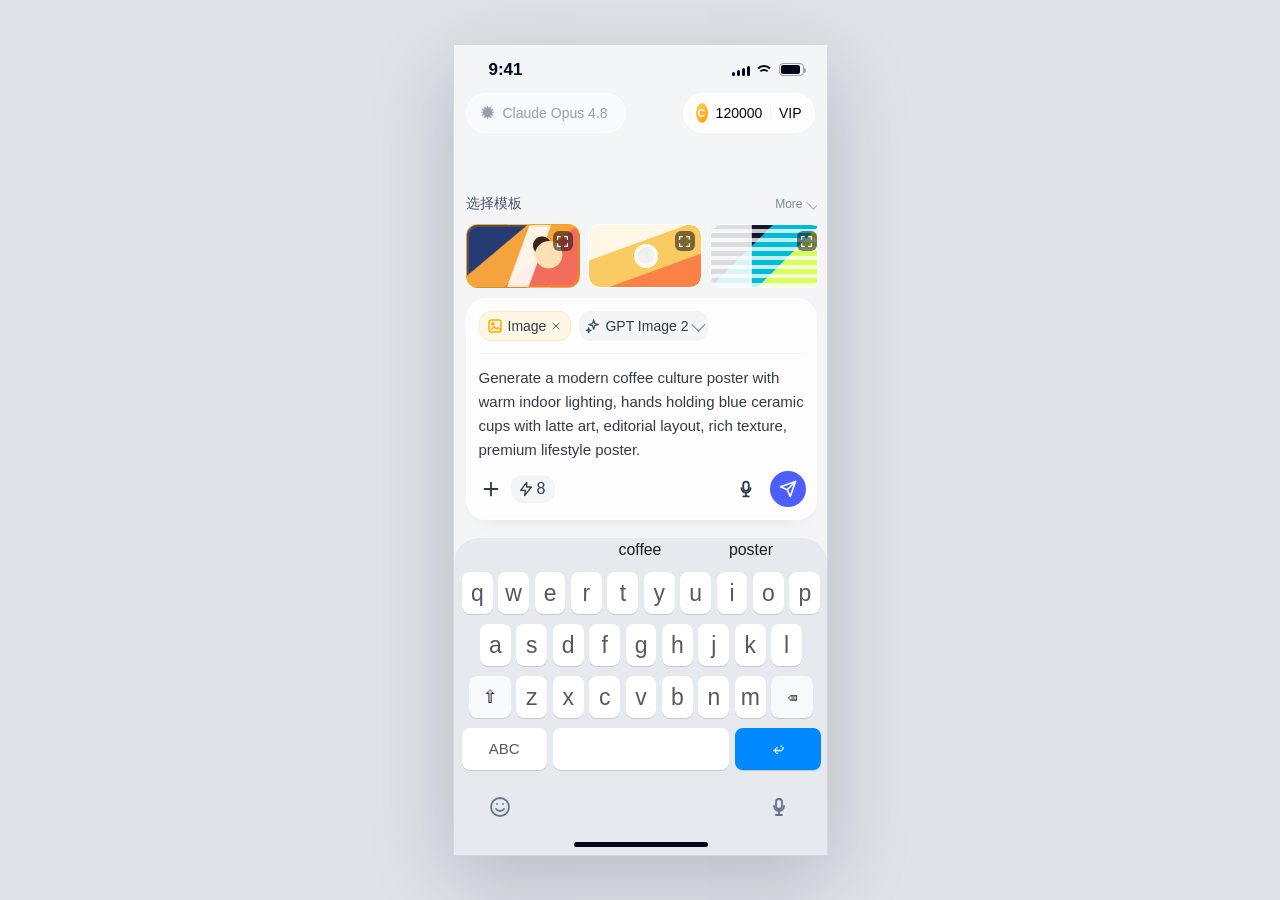
<file: image-generation-flow/index.html>
<!doctype html>
<html lang="zh-CN">
<head>
  <meta charset="utf-8">
  <meta name="viewport" content="width=device-width, initial-scale=1, viewport-fit=cover">
  <title>Skywork Image Generation Flow Prototype</title>
  <style>
    :root {
      --bg-page: #f4f5f7;
      --bg-glass: rgba(255, 255, 255, .8);
      --bg-chip: #edeff1;
      --bg-card: rgba(255, 255, 255, .9);
      --bg-soft: rgba(255, 255, 255, .72);
      --text-primary: #333b46;
      --text-strong: #000818;
      --text-secondary: #485568;
      --text-tertiary: #979fab;
      --text-quaternary: #7f8896;
      --border: #fff;
      --hairline: rgba(0, 0, 0, .05);
      --image: #ffaa00;
      --image-card: #faae15;
      --blue: #4d5eff;
      --orange: #d97757;
      --shadow-card: 0 1px 6px rgba(0, 8, 24, .04);
      --shadow-float: 0 3px 12px rgba(0, 8, 24, .12);
      --shadow-input: 0 12px 20.8px -17px rgba(0, 8, 24, .12);
      font-family: Outfit, "PingFang SC", -apple-system, BlinkMacSystemFont, "Segoe UI", sans-serif;
    }

    * { box-sizing: border-box; }

    body {
      min-height: 100vh;
      margin: 0;
      display: grid;
      place-items: center;
      background: #dfe3e8;
      color: var(--text-primary);
    }

    button {
      border: 0;
      padding: 0;
      background: none;
      color: inherit;
      font: inherit;
      cursor: pointer;
      -webkit-tap-highlight-color: transparent;
    }

    .phone {
      position: relative;
      width: 375px;
      height: 812px;
      overflow: hidden;
      background: var(--bg-page);
      border: 1px solid rgba(0, 8, 24, .12);
      box-shadow: 0 24px 80px rgba(0, 8, 24, .18);
    }

    .screen {
      position: absolute;
      inset: 0;
      display: none;
      overflow: hidden;
      background: var(--bg-page);
    }

    .screen.active { display: block; }

    .ui-icon {
      width: 22px;
      height: 22px;
      display: block;
      fill: none;
      stroke: currentColor;
      stroke-width: 2;
      stroke-linecap: round;
      stroke-linejoin: round;
    }

    .status-bar {
      position: absolute;
      inset: 0 0 auto;
      height: 48px;
      color: var(--text-strong);
      z-index: 3;
    }

    .project-status { height: 44px; }

    .time {
      position: absolute;
      left: 25px;
      top: 14px;
      width: 54px;
      text-align: center;
      font: 600 17px/22px "SF Pro Text", -apple-system, sans-serif;
    }

    .signals {
      position: absolute;
      right: 23px;
      top: 18px;
      display: flex;
      align-items: center;
      gap: 6px;
    }

    .cellular {
      display: flex;
      align-items: flex-end;
      gap: 2px;
      height: 12px;
    }

    .cellular span {
      width: 3px;
      border-radius: 2px;
      background: var(--text-strong);
    }

    .cellular span:nth-child(1) { height: 4px; }
    .cellular span:nth-child(2) { height: 6px; }
    .cellular span:nth-child(3) { height: 8px; }
    .cellular span:nth-child(4) { height: 10px; }

    .wifi {
      position: relative;
      width: 17px;
      height: 12px;
    }

    .wifi::before,
    .wifi::after {
      content: "";
      position: absolute;
      left: 50%;
      border: 2px solid var(--text-strong);
      border-color: var(--text-strong) transparent transparent;
      border-radius: 50%;
      transform: translateX(-50%);
    }

    .wifi::before {
      top: 1px;
      width: 15px;
      height: 15px;
    }

    .wifi::after {
      top: 5px;
      width: 8px;
      height: 8px;
    }

    .battery {
      position: relative;
      width: 25px;
      height: 13px;
      border: 1.1px solid rgba(0, 8, 24, .35);
      border-radius: 4px;
      padding: 1px;
    }

    .battery::before {
      content: "";
      display: block;
      width: 19px;
      height: 9px;
      border-radius: 2px;
      background: var(--text-strong);
    }

    .battery::after {
      content: "";
      position: absolute;
      right: -3px;
      top: 4px;
      width: 2px;
      height: 5px;
      border-radius: 0 2px 2px 0;
      background: rgba(0, 8, 24, .35);
    }

    .home-topbar {
      position: absolute;
      left: 12px;
      right: 12px;
      top: 48px;
      height: 40px;
      display: flex;
      align-items: center;
      justify-content: space-between;
      z-index: 2;
    }

    .pill {
      height: 40px;
      display: flex;
      align-items: center;
      gap: 6px;
      padding: 8px 12px;
      border: 1px solid var(--border);
      border-radius: 20px;
      background: var(--bg-glass);
      color: var(--text-primary);
      font-size: 14px;
      line-height: 21px;
      white-space: nowrap;
    }

    .model-pill { width: 148px; }

    .model-pill.is-disabled {
      width: 160px;
      border-color: rgba(255, 255, 255, .72);
      background: rgba(255, 255, 255, .48);
      color: var(--text-tertiary);
      cursor: default;
      pointer-events: none;
    }

    .model-dot {
      width: 18px;
      height: 18px;
      display: grid;
      place-items: center;
      color: #65707e;
      font-size: 14px;
      line-height: 1;
    }

    .model-pill.is-disabled .model-dot {
      color: var(--text-tertiary);
    }

    .chevron {
      width: 10px;
      height: 10px;
      border-right: 1.6px solid currentColor;
      border-bottom: 1.6px solid currentColor;
      transform: rotate(45deg) translateY(-2px);
      opacity: .68;
      flex: 0 0 auto;
    }

    .credit-pill {
      width: 132px;
      justify-content: center;
      gap: 8px;
      font: 500 14px/21px "PingFang SC", sans-serif;
      color: var(--text-strong);
    }

    .coin {
      width: 20px;
      height: 20px;
      display: grid;
      place-items: center;
      border-radius: 50%;
      color: #fff;
      background: linear-gradient(135deg, #ffce5b 0%, #ff9f00 100%);
      font-size: 11px;
      font-weight: 700;
    }

    .divider {
      width: 1px;
      height: 12px;
      background: #edeff1;
    }

    .hero {
      position: absolute;
      left: 16px;
      top: 126px;
      width: 343px;
      display: none;
      gap: 8px;
    }

    .agent-line {
      height: 28px;
      display: flex;
      align-items: flex-end;
      gap: 8px;
    }

    .avatar,
    .avatar-sm {
      display: grid;
      place-items: center;
      border-radius: 50%;
      background: #ffb959;
      color: #5d3a00;
      font-weight: 700;
    }

    .avatar { width: 28px; height: 28px; font-size: 13px; }
    .avatar-sm { width: 20px; height: 20px; font-size: 10px; }

    .hero .hi {
      font: 400 18px/27px Outfit, sans-serif;
    }

    .agent-name {
      display: inline-flex;
      align-items: center;
      gap: 4px;
      height: 27px;
      border-radius: 12px;
      padding: 0 4px;
      color: var(--text-primary);
      font: 500 18px/27px Outfit, sans-serif;
    }

    .agent-name .chevron { width: 8px; height: 8px; }

    .hero h1 {
      margin: 0;
      color: var(--text-primary);
      font: 500 24px/29px Outfit, sans-serif;
      letter-spacing: 0;
    }

    .home-stack {
      position: absolute;
      left: 12px;
      right: 12px;
      bottom: 335px;
      display: grid;
      gap: 10px;
    }

    .template-section {
      width: 351px;
      height: 95px;
      display: grid;
      gap: 10px;
      overflow: hidden;
    }

    .template-head {
      display: flex;
      align-items: center;
      justify-content: space-between;
      height: 21px;
      color: var(--text-secondary);
      font-size: 14px;
      line-height: 21px;
    }

    .more {
      display: flex;
      align-items: center;
      gap: 4px;
      color: var(--text-quaternary);
      font-size: 12px;
      line-height: 18px;
    }

    .template-strip {
      display: flex;
      gap: 8px;
      overflow: hidden;
    }

    .template-card {
      position: relative;
      flex: 0 0 114px;
      height: 64px;
      overflow: hidden;
      border: 1px solid #fff;
      border-radius: 12px;
      background: #fff;
    }

    .template-card.selected {
      border-color: rgba(250, 174, 21, .75);
      box-shadow: 0 0 0 2px rgba(250, 174, 21, .18) inset;
    }

    .expand {
      position: absolute;
      top: 6px;
      right: 6px;
      width: 20px;
      height: 20px;
      display: grid;
      place-items: center;
      border-radius: 6px;
      background: rgba(0, 0, 0, .5);
      color: #fff;
    }

    .expand .ui-icon {
      width: 13px;
      height: 13px;
      stroke-width: 2.2;
    }

    .art-portrait {
      background:
        radial-gradient(circle at 73% 48%, #ffe0b5 0 15%, transparent 16%),
        radial-gradient(circle at 67% 33%, #3c241e 0 10%, transparent 11%),
        linear-gradient(110deg, rgba(255,255,255,0) 46%, rgba(255,255,255,.88) 47% 62%, rgba(255,255,255,0) 63%),
        linear-gradient(140deg, #263a73 0 32%, #f5a43d 33% 59%, #f26d59 60% 100%);
    }

    .art-product {
      background:
        radial-gradient(circle at 51% 50%, rgba(255,255,255,.92) 0 18%, transparent 19%),
        radial-gradient(circle at 51% 49%, #333b46 0 12%, transparent 13%),
        linear-gradient(160deg, #fff8e6 0 34%, #facb63 35% 67%, #fb8147 68% 100%);
    }

    .art-poster {
      background:
        linear-gradient(90deg, rgba(255,255,255,.85) 0 36%, transparent 37%),
        repeating-linear-gradient(0deg, rgba(255,255,255,.76) 0 4px, transparent 4px 9px),
        linear-gradient(135deg, #10182c 0 35%, #00bcd4 36% 62%, #d8ff5b 63% 100%);
    }

    .input-card {
      width: 351px;
      min-height: 222px;
      display: flex;
      flex-direction: column;
      justify-content: space-between;
      padding: 12px;
      border: 1.5px solid var(--border);
      border-radius: 20px;
      background: var(--bg-glass);
      box-shadow: var(--shadow-input);
    }

    .input-main {
      width: 327px;
      display: grid;
      gap: 12px;
    }

    .tag-row {
      min-height: 30px;
      display: flex;
      align-items: center;
      gap: 8px;
      overflow: hidden;
    }

    .skill-tag,
    .mode-tag {
      height: 30px;
      display: inline-flex;
      align-items: center;
      gap: 4px;
      border-radius: 12px;
      white-space: nowrap;
      color: var(--text-primary);
      font-size: 14px;
      line-height: 21px;
    }

    .skill-tag {
      padding: 0 8px 0 6px;
      border: 1px solid #ffe9c1;
      background: #fff7e6;
    }

    .skill-tag .ui-icon {
      width: 18px;
      height: 18px;
      color: var(--image);
    }

    .skill-tag .close {
      width: 12px;
      height: 12px;
      color: var(--text-secondary);
    }

    .mode-tag {
      background: var(--bg-page);
      padding: 0 6px;
      flex: 0 0 auto;
    }

    .mode-tag .ui-icon {
      width: 16px;
      height: 16px;
      color: var(--text-secondary);
    }

    .rule {
      width: 327px;
      height: 1px;
      background: var(--bg-page);
    }

    .prompt {
      height: 96px;
      margin: 0;
      overflow: hidden;
      color: var(--text-primary);
      font: 400 15px/24px Outfit, "PingFang SC", sans-serif;
    }

    .input-actions {
      width: 327px;
      height: 36px;
      display: flex;
      align-items: center;
      justify-content: space-between;
    }

    .left-actions,
    .right-actions {
      display: flex;
      align-items: center;
      gap: 8px;
    }

    .right-actions { gap: 12px; }

    .icon-button {
      width: 24px;
      height: 24px;
      display: grid;
      place-items: center;
      color: var(--text-primary);
    }

    .cost-chip {
      height: 28px;
      display: flex;
      align-items: center;
      gap: 3px;
      padding: 0 10px 0 7px;
      border-radius: 12px;
      background: var(--bg-page);
      color: var(--text-primary);
      font: 400 16px/24px Outfit, sans-serif;
    }

    .cost-chip .ui-icon {
      width: 16px;
      height: 16px;
    }

    .send-button {
      width: 36px;
      height: 36px;
      display: grid;
      place-items: center;
      border-radius: 50%;
      background: var(--blue);
      color: #fff;
    }

    .send-button .ui-icon {
      width: 18px;
      height: 18px;
      stroke-width: 2.2;
    }

    .keyboard {
      position: absolute;
      left: 0;
      right: 0;
      top: 493px;
      height: 319px;
      overflow: hidden;
      border-radius: 25px 25px 0 0;
      background: #e6e9ed;
      font-family: "SF Pro Text", -apple-system, BlinkMacSystemFont, sans-serif;
    }

    .suggestions {
      height: 23px;
      display: grid;
      grid-template-columns: repeat(3, 1fr);
      align-items: center;
      padding: 0 20px;
      color: #1a1a1a;
      font-size: 15.858px;
      line-height: 21px;
      text-align: center;
    }

    .keys {
      display: grid;
      gap: 10px;
      padding: 11px 8px 0;
    }

    .key-row {
      height: 42px;
      display: flex;
      justify-content: center;
      gap: 5.6px;
    }

    .key {
      width: 30.8px;
      height: 42px;
      display: grid;
      place-items: center;
      border-radius: 8px;
      background: #fff;
      color: #595959;
      box-shadow: 0 1px 0 rgba(0, 8, 24, .14);
      font-size: 23px;
      line-height: 28px;
    }

    .key.utility {
      width: 42px;
      background: #f8f9fb;
      font-size: 18px;
      color: var(--text-primary);
    }

    .key.wide {
      width: 85.5px;
      font-size: 15px;
    }

    .key.space { width: 176.6px; }

    .key.return {
      width: 85.8px;
      color: #fff;
      background: #0088ff;
      font-size: 23px;
    }

    .keyboard-bottom {
      height: 65px;
      display: flex;
      align-items: flex-start;
      justify-content: space-between;
      padding: 25px 36px 0 34px;
      color: rgba(34, 43, 89, .63);
    }

    .keyboard-bottom .ui-icon {
      width: 24px;
      height: 24px;
      stroke-width: 1.8;
    }

    .project-topbar,
    .edit-topbar {
      position: absolute;
      left: 0;
      right: 0;
      top: 44px;
      height: 52px;
      display: flex;
      align-items: center;
      justify-content: space-between;
      padding: 0 12px;
      z-index: 5;
    }

    .nav-left {
      display: flex;
      align-items: center;
      gap: 4px;
      min-width: 0;
    }

    .back-btn,
    .round-tool {
      width: 40px;
      height: 40px;
      display: grid;
      place-items: center;
      color: var(--text-primary);
      border-radius: 20px;
    }

    .round-tool {
      width: 36px;
      height: 36px;
      border: 1px solid #fff;
      background: rgba(255,255,255,.6);
    }

    .title-stack {
      display: grid;
      gap: 1px;
      min-width: 0;
    }

    .title-stack strong {
      color: var(--text-strong);
      font: 500 14px/21px "PingFang SC", sans-serif;
      white-space: nowrap;
    }

    .title-stack span {
      color: var(--text-quaternary);
      font: 400 11px/14px "PingFang SC", sans-serif;
      white-space: nowrap;
    }

    .project-tools {
      display: flex;
      align-items: center;
      gap: 8px;
    }

    .project-content {
      position: absolute;
      left: 0;
      right: 0;
      top: 96px;
      bottom: 156px;
      overflow-y: auto;
      padding: 12px 16px 24px;
      display: grid;
      align-content: start;
      gap: 18px;
      scrollbar-width: none;
    }

    .project-content::-webkit-scrollbar { display: none; }

    .user-message {
      width: 343px;
      display: flex;
      justify-content: flex-end;
    }

    .user-bubble {
      max-width: 309px;
      display: inline-flex;
      align-items: center;
      gap: 8px;
      padding: 8px;
      border-radius: 12px;
      background: #ecf2ff;
      color: var(--blue);
      font: 400 14px/21px "PingFang SC", sans-serif;
    }

    .user-bubble.with-image {
      max-width: 309px;
      display: grid;
      justify-items: end;
      gap: 10px;
      padding: 0;
      background: transparent;
      color: var(--blue);
    }

    .user-attachment-thumb {
      width: 64px;
      height: 64px;
      display: block;
      overflow: hidden;
      border: 1px solid #fff;
      border-radius: 14px;
      background: rgba(255,255,255,.9);
      box-shadow: var(--shadow-card);
    }

    .user-attachment-thumb img {
      width: 100%;
      height: 100%;
      display: block;
      object-fit: cover;
    }

    .user-attachment-copy {
      max-width: 309px;
      padding: 10px 14px;
      border-radius: 12px;
      background: #ecf2ff;
      color: var(--blue);
      font: 400 14px/24px "PingFang SC", sans-serif;
      text-align: left;
    }

    .inline-skill {
      height: 24px;
      display: inline-flex;
      align-items: center;
      gap: 4px;
      padding: 0 6px 0 4px;
      border: 1px solid #fff;
      border-radius: 8px;
      background: rgba(255,255,255,.8);
      color: var(--text-primary);
      font: 400 13px/20px Outfit, sans-serif;
      flex: 0 0 auto;
    }

    .inline-skill .ui-icon {
      width: 18px;
      height: 18px;
      color: var(--image);
    }

    .agent-block {
      width: 343px;
      display: grid;
      gap: 10px;
    }

    .agent-row {
      display: flex;
      align-items: center;
      gap: 8px;
    }

    .agent-row strong {
      color: var(--text-strong);
      font: 500 16px/24px Outfit, sans-serif;
    }

    .model-badge {
      height: 24px;
      display: inline-flex;
      align-items: center;
      gap: 6px;
      padding: 0 10px 0 8px;
      border-radius: 6px;
      background: rgba(255,255,255,.9);
      color: var(--text-quaternary);
      font: 500 12px/18px "PingFang SC", sans-serif;
    }

    .model-badge i {
      color: var(--orange);
      font-style: normal;
      font-size: 15px;
      line-height: 1;
    }

    .ai-copy {
      margin: 0;
      color: var(--text-primary);
      font: 400 14px/21px "PingFang SC", sans-serif;
      text-align: justify;
    }

    .tool-list {
      display: grid;
      gap: 8px;
    }

    .tool-row {
      width: 343px;
      min-height: 33px;
      display: flex;
      align-items: center;
      gap: 8px;
      padding: 6px 12px;
      border: 1px solid #fff;
      border-radius: 12px;
      background: var(--bg-card);
      color: var(--text-secondary);
      font: 400 14px/21px "PingFang SC", sans-serif;
      box-shadow: var(--shadow-card);
    }

    .tool-name {
      font-weight: 500;
      color: var(--text-secondary);
    }

    .tool-row .mini-divider {
      width: 1px;
      height: 10px;
      border-radius: 20px;
      background: var(--text-tertiary);
      opacity: .9;
    }

    .tool-row .ui-icon {
      width: 16px;
      height: 16px;
      color: var(--text-secondary);
      stroke-width: 2.2;
    }

    .chat-screen.is-complete .generating-copy,
    .chat-screen.is-generating .complete-copy {
      display: none;
    }

    .chat-screen.is-generating .agent-block .tool-list {
      display: none;
    }

    .chat-screen.is-complete .tool-list {
      gap: 4px;
      margin: -2px 0 2px;
    }

    .chat-screen.is-complete .tool-row {
      min-height: 28px;
      padding: 4px 10px;
      border-radius: 10px;
      background: rgba(255, 255, 255, .72);
      color: var(--text-quaternary);
      font: 400 12px/18px "PingFang SC", sans-serif;
      box-shadow: none;
    }

    .chat-screen.is-complete .tool-name {
      color: var(--text-secondary);
      font-size: 12px;
    }

    .generation-stage,
    .image-output-stack {
      width: 343px;
      display: grid;
      gap: 10px;
    }

    .chat-screen.is-generating .image-output-stack,
    .chat-screen.is-complete .generation-stage {
      display: none;
    }

    .chat-screen.is-generating .generation-stage,
    .chat-screen.is-complete .image-output-stack {
      display: grid;
    }

    .generation-item {
      display: none;
      opacity: 0;
      transform: translateY(12px);
      gap: 8px;
    }

    .generation-item.is-visible {
      display: grid;
      animation: streamIn 420ms ease forwards;
    }

    .generation-tool {
      width: 343px;
      box-shadow: var(--shadow-card);
    }

    @keyframes streamIn {
      from {
        opacity: 0;
        transform: translateY(12px);
      }

      to {
        opacity: 1;
        transform: translateY(0);
      }
    }

    .generation-placeholder {
      width: 280px;
      aspect-ratio: 1 / 1;
      margin: 0 auto;
      display: grid;
      place-items: center;
      border: 1px solid #d9dde3;
      border-radius: 16px;
      background: #ededee;
      color: #6b7280;
      box-shadow: var(--shadow-card);
    }

    .placeholder-inner {
      display: grid;
      justify-items: center;
      gap: 10px;
      text-align: center;
      font: 500 16px/24px "PingFang SC", Outfit, sans-serif;
    }

    .placeholder-inner .ui-icon {
      width: 32px;
      height: 32px;
      color: #7f8896;
      stroke-width: 1.8;
    }

    .image-output-card {
      position: relative;
      width: 343px;
      overflow: hidden;
      border: 1px solid #fff;
      border-radius: 16px;
      background: #fff;
      box-shadow: var(--shadow-card);
    }

    .image-cover-button {
      position: relative;
      display: block;
      width: 100%;
      padding: 0;
      border: 0;
      border-radius: inherit;
      background: transparent;
      overflow: hidden;
    }

    .image-output-card img {
      width: 100%;
      height: auto;
      display: block;
      object-fit: contain;
      object-position: center;
    }

    .edit-stage img {
      width: 100%;
      height: 100%;
      display: block;
      object-fit: cover;
      object-position: center;
    }

    .image-output-card.variant-warm img {
      filter: saturate(1.12) brightness(1.03);
    }

    .image-output-card.variant-clean img {
      filter: hue-rotate(8deg) contrast(1.04);
    }

    .image-output-card.variant-hd img {
      filter: contrast(1.06) saturate(1.08) sharpen(1);
    }

    .image-output-card.variant-background,
    .image-output-card.variant-outpaint {
      background:
        linear-gradient(45deg, rgba(151,159,171,.18) 25%, transparent 25%),
        linear-gradient(-45deg, rgba(151,159,171,.18) 25%, transparent 25%),
        linear-gradient(45deg, transparent 75%, rgba(151,159,171,.18) 75%),
        linear-gradient(-45deg, transparent 75%, rgba(151,159,171,.18) 75%);
      background-color: #fff;
      background-position: 0 0, 0 8px, 8px -8px, -8px 0;
      background-size: 16px 16px;
    }

    .image-output-card.variant-background img {
      padding: 12px;
      filter: drop-shadow(0 8px 16px rgba(0, 8, 24, .12));
    }

    .result-canvas {
      width: 100%;
      aspect-ratio: 1 / 1;
      display: grid;
      place-items: center;
      padding: 0;
    }

    .result-canvas img {
      width: var(--result-image-width, 75%);
      height: var(--result-image-height, 100%);
      object-fit: fill;
    }

    .model-corner-badge {
      position: absolute;
      top: 10px;
      left: 10px;
      z-index: 2;
      height: 22px;
      display: inline-flex;
      align-items: center;
      gap: 4px;
      max-width: 128px;
      padding: 0 7px 0 5px;
      border-radius: 11px;
      background: rgba(255, 255, 255, .82);
      color: var(--text-strong);
      box-shadow: 0 1px 5px rgba(0,8,24,.1);
      font: 400 11px/16px Outfit, "PingFang SC", sans-serif;
      white-space: nowrap;
      pointer-events: none;
    }

    .model-corner-mark {
      width: 12px;
      height: 12px;
      display: grid;
      place-items: center;
      border: 1px solid rgba(0, 8, 24, .18);
      border-radius: 50%;
      color: var(--text-strong);
      font: 600 7px/1 Outfit, sans-serif;
    }

    .image-float-actions {
      position: absolute;
      bottom: 10px;
      left: 16px;
      right: 16px;
      display: inline-flex;
      justify-content: space-between;
      align-items: center;
      pointer-events: none;
      z-index: 2;
    }

    .image-actions-right {
      display: inline-flex;
      align-items: center;
      gap: 8px;
    }

    .image-float-action {
      height: 34px;
      min-width: 92px;
      display: inline-flex;
      align-items: center;
      justify-content: center;
      gap: 6px;
      padding: 0 13px;
      border: 0;
      border-radius: 17px;
      background: rgba(0, 8, 24, .72);
      color: #fff;
      font: 400 13px/20px Outfit, "PingFang SC", sans-serif;
      backdrop-filter: blur(10px);
      pointer-events: auto;
    }

    .image-float-action.text-only {
      min-width: 76px;
    }

    .image-float-action.icon-only {
      width: 34px;
      min-width: 34px;
      padding: 0;
    }

    .image-float-action .ui-icon {
      width: 17px;
      height: 17px;
      stroke-width: 2.1;
    }

    .image-float-action .reference-icon {
      fill: none;
      stroke: none;
    }

    .post-image-copy {
      width: 343px;
      margin: 2px 0 0;
      color: var(--text-primary);
      font: 400 14px/21px "PingFang SC", sans-serif;
      text-align: justify;
    }

    .composer-dock {
      position: absolute;
      left: 0;
      right: 0;
      bottom: 0;
      height: 156px;
      padding: 8px 12px 0;
      background: linear-gradient(180deg, rgba(244,245,247,0) 0%, #f4f5f7 26%);
      z-index: 4;
    }

    .chat-input {
      width: 351px;
      height: 104px;
      display: grid;
      grid-template-rows: 1fr 36px;
      gap: 12px;
      padding: 12px;
      border: 1.5px solid #fff;
      border-radius: 20px;
      background: rgba(255,255,255,.8);
      box-shadow: var(--shadow-input);
    }

    .chat-input p {
      margin: 0;
      color: var(--text-tertiary);
      font: 400 15px/23px Outfit, "PingFang SC", sans-serif;
    }

    .home-indicator {
      position: absolute;
      left: 120px;
      bottom: 8px;
      width: 134px;
      height: 5px;
      border-radius: 100px;
      background: var(--text-strong);
      z-index: 6;
    }

    .detail-screen {
      background: #fff;
    }

    .detail-nav-bar {
      position: absolute;
      top: 48px;
      left: 14px;
      right: 14px;
      z-index: 8;
      display: flex;
      align-items: center;
      justify-content: space-between;
      pointer-events: none;
    }

    .detail-nav-actions {
      display: inline-flex;
      align-items: center;
      gap: 8px;
      pointer-events: auto;
    }

    .detail-icon-button {
      width: 36px;
      height: 36px;
      display: grid;
      place-items: center;
      border: 1px solid #fff;
      border-radius: 999px;
      background: rgba(255,255,255,.8);
      color: var(--text-primary);
      backdrop-filter: blur(10px);
      box-shadow: var(--shadow-card);
      pointer-events: auto;
    }

    .detail-icon-button .ui-icon {
      width: 18px;
      height: 18px;
      stroke-width: 2;
    }

    .detail-back-icon {
      width: 10px;
      height: 17px;
      display: block;
    }

    .detail-preview-image {
      position: absolute;
      left: 0;
      right: 0;
      top: 0;
      bottom: 0;
      display: grid;
      place-items: center;
      background: #fff;
      touch-action: pan-y;
      user-select: none;
    }

    .detail-preview-image img {
      width: 100%;
      height: 100%;
      display: block;
      object-fit: contain;
      object-position: center;
    }

    .detail-counter {
      position: absolute;
      left: 50%;
      bottom: 94px;
      z-index: 8;
      transform: translateX(-50%);
      min-width: 48px;
      padding: 4px 10px;
      border: 1px solid #fff;
      border-radius: 999px;
      background: rgba(255,255,255,.82);
      color: var(--text-secondary);
      box-shadow: var(--shadow-card);
      text-align: center;
      font: 500 12px/18px Outfit, "PingFang SC", sans-serif;
    }

    .detail-side-actions {
      position: absolute;
      right: 12px;
      top: 104px;
      z-index: 9;
      display: grid;
      gap: 6px;
      justify-items: center;
      padding: 8px 6px;
      border: 1px solid rgba(255,255,255,.92);
      border-radius: 22px;
      background: rgba(255,255,255,.72);
      box-shadow: 0 8px 28px rgba(0,8,24,.14);
      backdrop-filter: blur(16px);
      pointer-events: auto;
    }

    .detail-side-action {
      width: 44px;
      min-height: 48px;
      display: grid;
      justify-items: center;
      align-content: center;
      gap: 3px;
      border-radius: 15px;
      color: var(--text-primary);
      font: 500 10px/14px "PingFang SC", sans-serif;
      text-align: center;
    }

    .detail-side-action:active {
      background: rgba(237,239,241,.82);
    }

    .detail-side-icon {
      width: 30px;
      height: 28px;
      display: grid;
      place-items: center;
      border-radius: 10px;
      background: rgba(255,255,255,.74);
      color: var(--text-primary);
    }

    .detail-side-icon .ui-icon {
      width: 18px;
      height: 18px;
      stroke-width: 2.2;
    }

    .detail-side-icon.text-icon {
      color: var(--text-strong);
      font: 700 12px/16px Outfit, sans-serif;
    }

    .detail-bottom-actions {
      position: absolute;
      left: 16px;
      right: 16px;
      bottom: 34px;
      z-index: 8;
      display: grid;
      grid-template-columns: 1fr 1fr;
      gap: 12px;
    }

    .detail-bottom-actions .ui-icon {
      width: 18px;
      height: 18px;
      stroke-width: 2;
    }

    .primary-action,
    .secondary-action {
      height: 48px;
      display: inline-flex;
      align-items: center;
      justify-content: center;
      gap: 8px;
      border-radius: 24px;
      font: 500 15px/22px Outfit, sans-serif;
    }

    .primary-action {
      background: var(--text-strong);
      color: #fff;
    }

    .secondary-action {
      border: 1px solid #e1e3e7;
      background: #fff;
      color: var(--text-strong);
    }

    .expand-confirm {
      display: none;
      width: auto;
      min-width: 58px;
      padding: 0 14px;
      border-radius: 18px;
      background: var(--text-strong);
      color: #fff;
      font: 500 14px/21px "PingFang SC", sans-serif;
    }

    .expand-confirm:disabled {
      opacity: .42;
      color: rgba(255,255,255,.72);
    }

    .edit-workspace {
      position: absolute;
      left: 0;
      right: 0;
      top: 104px;
      bottom: 154px;
      overflow: hidden;
      padding: 8px 0 0;
      display: grid;
      place-items: center;
    }

    .edit-stage {
      position: relative;
      width: 343px;
      height: min(492px, 100%);
      overflow: hidden;
      border: 0;
      border-radius: 0;
      background: transparent;
      box-shadow: none;
    }

    .edit-image-box {
      width: 100%;
      height: 100%;
      overflow: hidden;
    }

    .edit-image-box img {
      width: 100%;
      height: 100%;
      display: block;
      object-fit: contain;
      object-position: center;
    }

    #commandEdit.is-expand-mode .expand-confirm {
      display: inline-grid;
    }

    #commandEdit.is-expand-mode .edit-workspace {
      bottom: 104px;
      padding: 8px 16px 0;
    }

    #commandEdit.is-expand-mode .edit-stage {
      width: 343px;
      height: min(492px, 100%);
      max-height: 100%;
      display: grid;
      place-items: center;
      border: 0;
      background: transparent;
      box-shadow: none;
    }

    #commandEdit.is-expand-mode.has-expand-preview .edit-stage {
      width: 343px;
      height: auto;
      max-height: 100%;
      aspect-ratio: var(--expand-ratio, 1 / 1);
      border: 3px solid #4d8dff;
      border-radius: 2px;
      background-color: #fff;
      background-clip: padding-box;
      background-image:
        linear-gradient(45deg, rgba(151,159,171,.2) 25%, transparent 25%),
        linear-gradient(-45deg, rgba(151,159,171,.2) 25%, transparent 25%),
        linear-gradient(45deg, transparent 75%, rgba(151,159,171,.2) 75%),
        linear-gradient(-45deg, transparent 75%, rgba(151,159,171,.2) 75%);
      background-position: 0 0, 0 5px, 5px -5px, -5px 0;
      background-size: 10px 10px;
      box-shadow: var(--shadow-card);
    }

    #commandEdit.is-expand-mode.has-expand-preview .edit-image-box {
      width: var(--expand-image-width, 100%) !important;
      height: var(--expand-image-height, 100%) !important;
      max-width: var(--expand-image-width, 100%) !important;
      max-height: var(--expand-image-height, 100%) !important;
      overflow: visible;
    }

    #commandEdit.is-expand-mode.has-expand-preview .edit-image-box img {
      width: 100% !important;
      height: 100% !important;
      object-fit: fill !important;
      object-position: center !important;
    }

    .edit-tools {
      width: 100%;
      display: flex;
      gap: 8px;
      overflow-x: auto;
      padding: 0 12px 10px;
      scrollbar-width: none;
    }

    .edit-tools:empty {
      display: none;
    }

    .edit-tools::-webkit-scrollbar { display: none; }

    .edit-chip {
      height: 40px;
      display: inline-flex;
      align-items: center;
      gap: 6px;
      padding: 0 14px;
      border: 1px solid #fff;
      border-radius: 20px;
      background: rgba(255,255,255,.86);
      color: var(--text-primary);
      box-shadow: var(--shadow-card);
      font: 500 14px/21px "PingFang SC", sans-serif;
      white-space: nowrap;
      flex: 0 0 auto;
    }

    .edit-chip.active {
      background: rgba(255,255,255,.86);
      color: var(--text-primary);
    }

    .edit-chip .ui-icon {
      width: 18px;
      height: 18px;
      stroke-width: 2.2;
    }

    .edit-chip.ratio-chip {
      min-width: 78px;
      justify-content: center;
      font-family: Outfit, "PingFang SC", sans-serif;
    }

    .edit-chip.ratio-chip.active {
      border-color: rgba(77,94,255,.24);
      background: #ecf2ff;
      color: var(--blue);
    }

    .edit-composer {
      position: absolute;
      left: 0;
      right: 0;
      bottom: 0;
      height: 154px;
      padding: 0 0 30px;
      display: grid;
      align-content: end;
      gap: 0;
      background: linear-gradient(180deg, rgba(244,245,247,0) 0%, #f4f5f7 28%);
      z-index: 4;
    }

    #commandEdit.is-expand-mode .edit-composer {
      height: 104px;
      padding-bottom: 34px;
      background: linear-gradient(180deg, rgba(244,245,247,0) 0%, #f4f5f7 24%);
    }

    #commandEdit.is-expand-mode .edit-input {
      display: none;
    }

    .edit-input {
      width: 351px;
      height: 56px;
      margin: 0 12px;
      display: flex;
      align-items: center;
      gap: 8px;
      padding: 0 6px 0 18px;
      border: 1.5px solid #fff;
      border-radius: 28px;
      background: rgba(255,255,255,.86);
      box-shadow: var(--shadow-input);
    }

    .edit-input p {
      margin: 0;
      min-width: 0;
      flex: 1;
      overflow: hidden;
      color: var(--text-tertiary);
      font: 400 15px/22px "PingFang SC", Outfit, sans-serif;
      text-overflow: ellipsis;
      white-space: nowrap;
      outline: none;
    }

    .edit-input p:empty::before {
      content: attr(data-placeholder);
      color: var(--text-tertiary);
      pointer-events: none;
    }

    .edit-input p:not(:empty) {
      color: var(--text-primary);
    }

    .edit-input .icon-button {
      width: 28px;
      height: 28px;
      color: var(--text-secondary);
      flex: 0 0 auto;
    }

    .edit-input .icon-button .ui-icon {
      width: 22px;
      height: 22px;
      stroke-width: 2.2;
    }

    .edit-input .send-button {
      width: 44px;
      height: 44px;
      border-radius: 50%;
      background: var(--blue);
      color: #fff;
      flex: 0 0 auto;
    }

    .edit-input .send-button .ui-icon {
      width: 20px;
      height: 20px;
      stroke-width: 2.2;
    }

    .sheet-backdrop {
      position: absolute;
      inset: 0;
      z-index: 20;
      display: none;
      align-items: flex-end;
      justify-content: center;
      background: rgba(0, 8, 24, 0);
      pointer-events: none;
      transition: background 180ms ease;
    }

    .sheet-backdrop.is-open {
      display: flex;
      background: rgba(0, 8, 24, .18);
      pointer-events: auto;
    }

    .sheet {
      width: 375px;
      transform: translateY(104%);
      transition: transform 220ms ease;
      border: 1px solid rgba(255,255,255,.86);
      border-radius: 28px 28px 0 0;
      background: rgba(255,255,255,.98);
      box-shadow: 0 -18px 40px rgba(0, 8, 24, .18);
    }

    .sheet-backdrop.is-open .sheet { transform: translateY(0); }

    .template-sheet {
      padding-bottom: 24px;
    }

    .sheet-preview {
      position: relative;
      width: 100%;
      height: 343px;
      overflow: hidden;
      border-radius: 28px 28px 0 0;
      background: #0b1d62;
    }

    .sheet-preview img {
      width: 100%;
      height: 100%;
      display: block;
      object-fit: cover;
      object-position: center;
    }

    .sheet-close {
      position: absolute;
      top: 24px;
      right: 28px;
      z-index: 2;
      width: 44px;
      height: 44px;
      display: grid;
      place-items: center;
      border-radius: 22px;
      background: rgba(255,255,255,.76);
      color: var(--text-strong);
      box-shadow: var(--shadow-card);
    }

    .sheet-copy {
      padding: 18px 20px 0;
    }

    .sheet-copy h2 {
      margin: 0;
      color: var(--text-strong);
      font: 500 20px/30px Outfit, sans-serif;
      letter-spacing: 0;
    }

    .sheet-copy p {
      margin: 8px 0 0;
      color: var(--text-secondary);
      font: 400 14px/22px Outfit, "PingFang SC", sans-serif;
    }

    .sheet-actions {
      display: grid;
      grid-template-columns: 1fr 1fr;
      gap: 12px;
      margin: 18px 20px 0;
    }

    .model-sheet {
      padding: 22px 20px 28px;
    }

    .model-sheet h2 {
      margin: 0 0 14px;
      color: var(--text-strong);
      font: 500 20px/30px Outfit, sans-serif;
      text-align: center;
      width: 100%;
    }

    .model-option {
      width: 335px;
      min-height: 64px;
      display: flex;
      align-items: center;
      justify-content: space-between;
      gap: 12px;
      padding: 10px 12px;
      border-radius: 14px;
      background: #f4f5f7;
      color: var(--text-primary);
      text-align: left;
    }

    .model-option + .model-option { margin-top: 8px; }

    .model-option.selected {
      background: #ecf2ff;
      color: var(--blue);
    }

    .model-option strong {
      display: block;
      color: inherit;
      font: 500 15px/22px Outfit, "PingFang SC", sans-serif;
    }

    .model-option span {
      display: block;
      margin-top: 2px;
      color: var(--text-quaternary);
      font: 400 12px/18px "PingFang SC", sans-serif;
    }

    .check {
      width: 20px;
      height: 20px;
      display: grid;
      place-items: center;
      border-radius: 50%;
      background: var(--blue);
      color: #fff;
      opacity: 0;
      flex: 0 0 auto;
    }

    .selected .check { opacity: 1; }
  </style>
</head>
<body>
  <svg aria-hidden="true" style="position:absolute;width:0;height:0;overflow:hidden">
    <symbol id="i-file-text" viewBox="0 0 24 24">
      <path d="M14 3H7a2 2 0 0 0-2 2v14a2 2 0 0 0 2 2h10a2 2 0 0 0 2-2V8z"/>
      <path d="M14 3v5h5"/>
      <path d="M9 13h6"/>
      <path d="M9 17h4"/>
    </symbol>
    <symbol id="i-image" viewBox="0 0 24 24">
      <rect x="4" y="4" width="16" height="16" rx="3"/>
      <circle cx="9" cy="9" r="1.5"/>
      <path d="m7 17 4-4 3 3 2-2 3 3"/>
    </symbol>
    <symbol id="i-send" viewBox="0 0 24 24">
      <path d="m22 2-7 20-4-9-9-4z"/>
      <path d="M22 2 11 13"/>
    </symbol>
    <symbol id="i-plus" viewBox="0 0 24 24">
      <path d="M12 5v14M5 12h14"/>
    </symbol>
    <symbol id="i-zap" viewBox="0 0 24 24">
      <path d="M13 2 4 14h7l-1 8 10-13h-7z"/>
    </symbol>
    <symbol id="i-x" viewBox="0 0 24 24">
      <path d="M18 6 6 18M6 6l12 12"/>
    </symbol>
    <symbol id="i-sparkles" viewBox="0 0 24 24">
      <path d="M13 3 11.4 8.4 6 10l5.4 1.6L13 17l1.6-5.4L20 10l-5.4-1.6L13 3Z"/>
      <path d="m5.5 15-.8 2.7-2.7.8 2.7.8.8 2.7.8-2.7 2.7-.8-2.7-.8-.8-2.7Z"/>
    </symbol>
    <symbol id="i-maximize" viewBox="0 0 24 24">
      <path d="M8 3H3v5M16 3h5v5M8 21H3v-5M21 16v5h-5"/>
    </symbol>
    <symbol id="i-mic" viewBox="0 0 24 24">
      <path d="M12 14a3 3 0 0 0 3-3V7a3 3 0 0 0-6 0v4a3 3 0 0 0 3 3Z"/>
      <path d="M17 11a5 5 0 0 1-10 0M12 16v4M9 20h6"/>
    </symbol>
    <symbol id="i-emoji" viewBox="0 0 24 24">
      <circle cx="12" cy="12" r="9"/>
      <path d="M8 14s1.5 2 4 2 4-2 4-2M9 9h.01M15 9h.01"/>
    </symbol>
    <symbol id="i-chevron-left" viewBox="0 0 24 24">
      <path d="m15 18-6-6 6-6"/>
    </symbol>
    <symbol id="i-more" viewBox="0 0 24 24">
      <path d="M12 12h.01M19 12h.01M5 12h.01"/>
    </symbol>
    <symbol id="i-share" viewBox="0 0 24 24">
      <path d="M12 3v12"/>
      <path d="m7 8 5-5 5 5"/>
      <path d="M5 13v6a2 2 0 0 0 2 2h10a2 2 0 0 0 2-2v-6"/>
    </symbol>
    <symbol id="i-folder" viewBox="0 0 24 24">
      <path d="M3 7a2 2 0 0 1 2-2h5l2 2h7a2 2 0 0 1 2 2v8a2 2 0 0 1-2 2H5a2 2 0 0 1-2-2z"/>
    </symbol>
    <symbol id="i-download" viewBox="0 0 24 24">
      <path d="M12 3v12"/>
      <path d="m7 10 5 5 5-5"/>
      <path d="M5 21h14"/>
    </symbol>
    <symbol id="i-edit" viewBox="0 0 24 24">
      <path d="M12 20h9"/>
      <path d="M16.5 3.5a2.1 2.1 0 0 1 3 3L8 18l-4 1 1-4Z"/>
    </symbol>
    <symbol id="i-brush" viewBox="0 0 24 24">
      <path d="m9 11 4 4"/>
      <path d="M20 4a3 3 0 0 0-4 0l-8 8a4 4 0 0 0-1 4l-3 3 1 1 3-3a4 4 0 0 0 4-1l8-8a3 3 0 0 0 0-4Z"/>
    </symbol>
    <symbol id="i-crop" viewBox="0 0 24 24">
      <path d="M6 2v14a2 2 0 0 0 2 2h14"/>
      <path d="M18 22V8a2 2 0 0 0-2-2H2"/>
    </symbol>
    <symbol id="i-check" viewBox="0 0 24 24">
      <path d="m20 6-11 11-5-5"/>
    </symbol>
    <symbol id="i-reference" viewBox="0 0 18 18">
      <path d="M15.3896 2.66211C15.7081 2.66232 15.9668 2.9207 15.9668 3.23926V7.09277C15.9667 9.31013 14.0407 12.1415 10.8252 12.1416H3.97363C3.65502 12.1416 3.39658 11.883 3.39648 11.5645C3.39659 11.2459 3.65503 10.9873 3.97363 10.9873H10.8252C13.2921 10.9872 14.8124 8.79009 14.8125 7.09277V3.23926C14.8125 2.92073 15.0712 2.66235 15.3896 2.66211Z" fill="currentColor" stroke="currentColor" stroke-width="0.02" stroke-linecap="round"/>
      <path d="M5.38574 7.97168C5.61097 7.74631 5.97576 7.74655 6.20117 7.97168C6.42653 8.19689 6.42731 8.56168 6.20215 8.78711L3.4209 11.5684L6.20215 14.3496C6.42723 14.5748 6.42702 14.9397 6.20215 15.165C5.97682 15.3904 5.61107 15.3904 5.38574 15.165L2.19824 11.9775C1.97296 11.7523 1.97304 11.3875 2.19824 11.1621L5.38574 7.97168Z" fill="currentColor" stroke="currentColor" stroke-width="0.02" stroke-linecap="round"/>
    </symbol>
  </svg>

  <main class="phone" aria-label="Skywork Image generation flow">
    <section id="home" class="screen active" aria-label="Home Image Skill composer">
      <div class="status-bar" aria-hidden="true">
        <div class="time">9:41</div>
        <div class="signals">
          <div class="cellular"><span></span><span></span><span></span><span></span></div>
          <div class="wifi"></div>
          <div class="battery"></div>
        </div>
      </div>

      <header class="home-topbar">
        <button class="pill model-pill is-disabled" type="button" disabled aria-disabled="true">
          <span class="model-dot">✹</span>
          <span>Claude Opus 4.8</span>
        </button>
        <div class="pill credit-pill">
          <span class="coin">C</span>
          <span>120000</span>
          <span class="divider"></span>
          <span>VIP</span>
        </div>
      </header>

      <section class="hero">
        <div class="agent-line">
          <span class="avatar">N</span>
          <span class="hi">Hi, I'm</span>
          <span class="agent-name">Nova <span class="chevron"></span></span>
        </div>
        <h1>How can I help you today?</h1>
      </section>

      <section class="home-stack">
        <section class="template-section" aria-label="选择图片模板">
          <div class="template-head">
            <span>选择模板</span>
            <span class="more">More <span class="chevron"></span></span>
          </div>
          <div class="template-strip">
            <button class="template-card art-portrait selected" type="button" data-open-template aria-label="Modern Coffee Culture Poster">
              <span class="expand"><svg class="ui-icon"><use href="#i-maximize"></use></svg></span>
            </button>
            <button class="template-card art-product" type="button" data-open-template aria-label="Product hero template">
              <span class="expand"><svg class="ui-icon"><use href="#i-maximize"></use></svg></span>
            </button>
            <button class="template-card art-poster" type="button" data-open-template aria-label="Poster template">
              <span class="expand"><svg class="ui-icon"><use href="#i-maximize"></use></svg></span>
            </button>
          </div>
        </section>

        <section class="input-card" aria-label="Image Skill 输入框">
          <div class="input-main">
            <div class="tag-row">
              <div class="skill-tag">
                <svg class="ui-icon"><use href="#i-image"></use></svg>
                <span>Image</span>
                <svg class="ui-icon close"><use href="#i-x"></use></svg>
              </div>
              <button class="mode-tag" type="button" data-open-model>
                <svg class="ui-icon"><use href="#i-sparkles"></use></svg>
                <span data-mode-short>GPT Image 2</span>
                <span class="chevron"></span>
              </button>
            </div>
            <div class="rule"></div>
            <p class="prompt">Generate a modern coffee culture poster with warm indoor lighting, hands holding blue ceramic cups with latte art, editorial layout, rich texture, premium lifestyle poster.</p>
          </div>
          <div class="input-actions">
            <div class="left-actions">
              <span class="icon-button"><svg class="ui-icon"><use href="#i-plus"></use></svg></span>
              <span class="cost-chip"><svg class="ui-icon"><use href="#i-zap"></use></svg><span>8</span></span>
            </div>
            <div class="right-actions">
              <span class="icon-button"><svg class="ui-icon"><use href="#i-mic"></use></svg></span>
              <button class="send-button" type="button" data-send-query aria-label="Send">
                <svg class="ui-icon"><use href="#i-send"></use></svg>
              </button>
            </div>
          </div>
        </section>
      </section>

      <section class="keyboard" aria-hidden="true">
        <div class="suggestions"><span></span><span>coffee</span><span>poster</span></div>
        <div class="keys">
          <div class="key-row"><span class="key">q</span><span class="key">w</span><span class="key">e</span><span class="key">r</span><span class="key">t</span><span class="key">y</span><span class="key">u</span><span class="key">i</span><span class="key">o</span><span class="key">p</span></div>
          <div class="key-row"><span class="key">a</span><span class="key">s</span><span class="key">d</span><span class="key">f</span><span class="key">g</span><span class="key">h</span><span class="key">j</span><span class="key">k</span><span class="key">l</span></div>
          <div class="key-row"><span class="key utility">⇧</span><span class="key">z</span><span class="key">x</span><span class="key">c</span><span class="key">v</span><span class="key">b</span><span class="key">n</span><span class="key">m</span><span class="key utility">⌫</span></div>
          <div class="key-row"><span class="key wide">ABC</span><span class="key space"></span><span class="key return">↩</span></div>
        </div>
        <div class="keyboard-bottom">
          <svg class="ui-icon"><use href="#i-emoji"></use></svg>
          <svg class="ui-icon"><use href="#i-mic"></use></svg>
        </div>
      </section>
    </section>

    <section id="chat" class="screen chat-screen is-complete" aria-label="Project chat image output">
      <div class="status-bar project-status" aria-hidden="true">
        <div class="time">9:41</div>
        <div class="signals">
          <div class="cellular"><span></span><span></span><span></span><span></span></div>
          <div class="wifi"></div>
          <div class="battery"></div>
        </div>
      </div>
      <header class="project-topbar">
        <div class="nav-left">
          <button class="back-btn" type="button" data-show="home" aria-label="Back">
            <svg class="ui-icon"><use href="#i-chevron-left"></use></svg>
          </button>
          <div class="title-stack">
            <strong data-chat-model>Claude Opus 4.8</strong>
            <span>Coffee culture poster</span>
          </div>
        </div>
        <div class="project-tools">
          <button class="round-tool" type="button" aria-label="Project files"><svg class="ui-icon"><use href="#i-folder"></use></svg></button>
          <button class="round-tool" type="button" aria-label="More"><svg class="ui-icon"><use href="#i-more"></use></svg></button>
        </div>
      </header>

      <section class="project-content">
        <div class="user-message">
          <div class="user-bubble">
            <span class="inline-skill"><svg class="ui-icon"><use href="#i-image"></use></svg>Image</span>
            <span>用这个模板生成咖啡文化海报</span>
          </div>
        </div>

        <section class="agent-block">
          <div class="agent-row">
            <span class="avatar-sm">N</span>
            <strong>Nova</strong>
            <span class="model-badge"><i>✹</i><span data-chat-model-badge>GPT Image 2</span></span>
          </div>
          <p class="ai-copy generating-copy">我正在根据模板结构生成 3 张咖啡文化海报，会先完成构图、光影和文案版式，再把结果整理到对话流里。</p>
          <p class="ai-copy complete-copy">已根据模板结构生成 3 张咖啡文化海报。保留了蓝色主视觉、咖啡杯焦点和海报式留白，适合作为社媒海报或活动视觉首图。</p>
          <div class="tool-list">
            <div class="tool-row"><span class="tool-name">工具</span><span class="mini-divider"></span><svg class="ui-icon"><use href="#i-sparkles"></use></svg><span>生成图片</span><span style="color:#979fab;overflow:hidden;text-overflow:ellipsis;white-space:nowrap">template_id coffee_poster</span></div>
            <div class="tool-row"><span class="tool-name">工具</span><span class="mini-divider"></span><svg class="ui-icon"><use href="#i-folder"></use></svg><span>整理结果</span><span style="color:#979fab">3 images</span></div>
          </div>
        </section>

        <section class="generation-stage" aria-label="图片生成中">
          <div class="generation-item">
            <div class="tool-row generation-tool"><span class="tool-name">工具</span><span class="mini-divider"></span><svg class="ui-icon"><use href="#i-sparkles"></use></svg><span>图片生成</span><span style="color:#979fab">第 1 张</span></div>
            <div class="generation-placeholder">
              <div class="placeholder-inner">
                <svg class="ui-icon"><use href="#i-image"></use></svg>
                <span>使用 <span data-generation-model>GPT Image 2</span><br>生成中</span>
              </div>
            </div>
          </div>
          <div class="generation-item">
            <div class="tool-row generation-tool"><span class="tool-name">工具</span><span class="mini-divider"></span><svg class="ui-icon"><use href="#i-sparkles"></use></svg><span>图片生成</span><span style="color:#979fab">第 2 张</span></div>
            <div class="generation-placeholder">
              <div class="placeholder-inner">
                <svg class="ui-icon"><use href="#i-image"></use></svg>
                <span>使用 <span data-generation-model>GPT Image 2</span><br>生成中</span>
              </div>
            </div>
          </div>
          <div class="generation-item">
            <div class="tool-row generation-tool"><span class="tool-name">工具</span><span class="mini-divider"></span><svg class="ui-icon"><use href="#i-sparkles"></use></svg><span>图片生成</span><span style="color:#979fab">第 3 张</span></div>
            <div class="generation-placeholder">
              <div class="placeholder-inner">
                <svg class="ui-icon"><use href="#i-image"></use></svg>
                <span>使用 <span data-generation-model>GPT Image 2</span><br>生成中</span>
              </div>
            </div>
          </div>
        </section>

        <section class="image-output-stack" aria-label="Generated images">
          <div class="image-output-card">
            <button class="image-cover-button" type="button" data-show="edit" data-image-index="0" aria-label="打开图片编辑">
              <img src="assets/coffee-culture-poster-page.jpg" alt="Generated coffee culture poster version 1">
            </button>
            <span class="model-corner-badge"><span class="model-corner-mark">◎</span><span data-output-model>GPT Image 2</span></span>
            <span class="image-float-actions">
              <button class="image-float-action text-only" type="button" data-show="commandEdit" data-image-index="0">编辑</button>
              <span class="image-actions-right">
                <button class="image-float-action icon-only" type="button" aria-label="引用"><svg class="ui-icon reference-icon"><use href="#i-reference"></use></svg></button>
                <button class="image-float-action icon-only" type="button" aria-label="下载"><svg class="ui-icon"><use href="#i-download"></use></svg></button>
              </span>
            </span>
          </div>
          <div class="image-output-card">
            <button class="image-cover-button" type="button" data-show="edit" data-image-index="1" aria-label="打开图片编辑">
              <img src="coffee_light_9x16_2.jpg" alt="Generated coffee culture poster version 2">
            </button>
            <span class="model-corner-badge"><span class="model-corner-mark">◎</span><span data-output-model>GPT Image 2</span></span>
            <span class="image-float-actions">
              <button class="image-float-action text-only" type="button" data-show="commandEdit" data-image-index="1">编辑</button>
              <span class="image-actions-right">
                <button class="image-float-action icon-only" type="button" aria-label="引用"><svg class="ui-icon reference-icon"><use href="#i-reference"></use></svg></button>
                <button class="image-float-action icon-only" type="button" aria-label="下载"><svg class="ui-icon"><use href="#i-download"></use></svg></button>
              </span>
            </span>
          </div>
          <div class="image-output-card">
            <button class="image-cover-button" type="button" data-show="edit" data-image-index="2" aria-label="打开图片编辑">
              <img src="coffee_dark_1x1_2.jpg" alt="Generated coffee culture poster version 3">
            </button>
            <span class="model-corner-badge"><span class="model-corner-mark">◎</span><span data-output-model>GPT Image 2</span></span>
            <span class="image-float-actions">
              <button class="image-float-action text-only" type="button" data-show="commandEdit" data-image-index="2">编辑</button>
              <span class="image-actions-right">
                <button class="image-float-action icon-only" type="button" aria-label="引用"><svg class="ui-icon reference-icon"><use href="#i-reference"></use></svg></button>
                <button class="image-float-action icon-only" type="button" aria-label="下载"><svg class="ui-icon"><use href="#i-download"></use></svg></button>
              </span>
            </span>
          </div>
          <p class="post-image-copy">图片已经生成完成，如果需要调整配色、文案、构图细节，直接告诉我想改哪里，我可以继续帮你编辑。</p>
        </section>
      </section>

      <footer class="composer-dock">
        <div class="chat-input">
          <p>Ask Nova to refine this image</p>
          <div class="input-actions">
            <div class="left-actions">
              <span class="icon-button"><svg class="ui-icon"><use href="#i-plus"></use></svg></span>
              <span class="cost-chip"><svg class="ui-icon"><use href="#i-zap"></use></svg><span>4</span></span>
            </div>
            <div class="right-actions">
              <span class="icon-button"><svg class="ui-icon"><use href="#i-mic"></use></svg></span>
              <span class="send-button"><svg class="ui-icon"><use href="#i-send"></use></svg></span>
            </div>
          </div>
        </div>
      </footer>
    </section>

    <section id="edit" class="screen detail-screen edit-action-screen" aria-label="图片编辑态">
      <div class="detail-nav-bar">
        <button class="detail-icon-button" type="button" data-show="chat" aria-label="返回">
          <svg class="detail-back-icon" width="10" height="17" viewBox="0 0 10 17" fill="none" xmlns="http://www.w3.org/2000/svg">
            <path d="M0.399621 8.96103L7.89962 16.461C7.9693 16.5307 8.05203 16.586 8.14307 16.6237C8.23412 16.6614 8.3317 16.6808 8.43025 16.6808C8.52879 16.6808 8.62637 16.6614 8.71742 16.6237C8.80846 16.586 8.89119 16.5307 8.96087 16.461C9.03056 16.3914 9.08583 16.3086 9.12354 16.2176C9.16125 16.1265 9.18066 16.029 9.18066 15.9304C9.18066 15.8319 9.16125 15.7343 9.12354 15.6432C9.08583 15.5522 9.03056 15.4695 8.96087 15.3998L1.99056 8.43041L8.96087 1.46103C9.1016 1.3203 9.18066 1.12943 9.18066 0.93041C9.18066 0.731387 9.1016 0.540515 8.96087 0.399785C8.82014 0.259054 8.62927 0.179993 8.43025 0.179993C8.23122 0.179993 8.04035 0.259054 7.89962 0.399785L0.399621 7.89978C0.329888 7.96944 0.27457 8.05216 0.236826 8.1432C0.199082 8.23425 0.179657 8.33185 0.179657 8.43041C0.179657 8.52897 0.199082 8.62657 0.236826 8.71762C0.27457 8.80866 0.329888 8.89138 0.399621 8.96103Z" fill="#333B46" stroke="#333B46" stroke-width="0.36"/>
          </svg>
        </button>
      </div>
      <div class="detail-preview-image">
        <img src="assets/coffee-culture-poster-page.jpg" alt="Generated coffee culture poster editing preview" data-edit-preview-image>
      </div>
      <div class="detail-side-actions" aria-label="快捷编辑">
        <button class="detail-side-action" type="button" aria-label="更多">
          <span class="detail-side-icon"><svg class="ui-icon"><use href="#i-more"></use></svg></span>
          <span>更多</span>
        </button>
        <button class="detail-side-action" type="button" aria-label="分享">
          <span class="detail-side-icon"><svg class="ui-icon"><use href="#i-share"></use></svg></span>
          <span>分享</span>
        </button>
        <button class="detail-side-action" type="button" data-edit-command="把图片变高清">
          <span class="detail-side-icon text-icon">HD</span>
          <span>高清</span>
        </button>
        <button class="detail-side-action" type="button" data-expand-mode>
          <span class="detail-side-icon"><svg class="ui-icon"><use href="#i-crop"></use></svg></span>
          <span>扩图</span>
        </button>
        <button class="detail-side-action" type="button" data-edit-command="移除图片的背景">
          <span class="detail-side-icon"><svg class="ui-icon"><use href="#i-image"></use></svg></span>
          <span>去背景</span>
        </button>
      </div>
      <div class="detail-counter"><span data-edit-index>1</span> / <span data-edit-total>3</span></div>
      <div class="detail-bottom-actions">
        <button class="primary-action" type="button" data-show="commandEdit"><svg class="ui-icon"><use href="#i-edit"></use></svg>指令编辑</button>
        <button class="secondary-action" type="button"><svg class="ui-icon"><use href="#i-download"></use></svg>下载</button>
      </div>
    </section>

    <section id="commandEdit" class="screen" aria-label="指令编辑态">
      <div class="status-bar project-status" aria-hidden="true">
        <div class="time">9:41</div>
        <div class="signals">
          <div class="cellular"><span></span><span></span><span></span><span></span></div>
          <div class="wifi"></div>
          <div class="battery"></div>
        </div>
      </div>
      <header class="edit-topbar">
        <button class="round-tool" type="button" data-show="edit" aria-label="取消">
          <svg class="ui-icon"><use href="#i-x"></use></svg>
        </button>
        <button class="round-tool expand-confirm" type="button" data-confirm-expand>确认</button>
      </header>

      <section class="edit-workspace">
        <div class="edit-stage">
          <div class="edit-image-box">
            <img src="assets/coffee-culture-poster-page.jpg" alt="Image editing canvas" data-command-image>
          </div>
        </div>
      </section>

      <footer class="edit-composer">
        <div class="edit-tools"></div>
        <div class="edit-input">
          <p contenteditable="true" data-edit-draft data-placeholder="添加标记或直接发送指令编辑"></p>
          <span class="icon-button"><svg class="ui-icon"><use href="#i-mic"></use></svg></span>
          <button class="send-button" type="button" data-send-edit-draft aria-label="发送编辑指令"><svg class="ui-icon"><use href="#i-send"></use></svg></button>
        </div>
      </footer>
    </section>

    <div class="sheet-backdrop" id="templateSheet" aria-hidden="true">
      <section class="sheet template-sheet" role="dialog" aria-modal="true" aria-label="模板详情">
        <div class="sheet-preview">
          <img src="assets/coffee-culture-poster.png" alt="Coffee poster template preview">
          <button class="sheet-close" type="button" data-close-sheet aria-label="Close"><svg class="ui-icon"><use href="#i-x"></use></svg></button>
        </div>
        <div class="sheet-copy">
          <h2>Modern Coffee Culture Poster</h2>
          <p>Poster | 3:4 | 1080 x 1440</p>
          <p>Generate a modern coffee culture poster with warm indoor lighting, hands holding blue ceramic cups with latte art, editorial layout, rich texture, premium lifestyle poster.</p>
        </div>
        <div class="sheet-actions">
          <button class="secondary-action" type="button" data-close-sheet>As reference</button>
          <button class="primary-action" type="button" data-use-template>Use prompt</button>
        </div>
      </section>
    </div>

    <div class="sheet-backdrop" id="modelSheet" aria-hidden="true">
      <section class="sheet model-sheet" role="dialog" aria-modal="true" aria-label="选择生图模型">
        <h2>Image model</h2>
        <button class="model-option selected" type="button" data-model="GPT Image 2">
          <span><strong>GPT Image 2</strong><span>高质量文案与构图，适合海报、广告视觉</span></span>
          <span class="check"><svg class="ui-icon" style="width:13px;height:13px"><use href="#i-check"></use></svg></span>
        </button>
        <button class="model-option" type="button" data-model="Flux Pro 1.1">
          <span><strong>Flux Pro 1.1</strong><span>写实质感更强，适合产品图和场景图</span></span>
          <span class="check"><svg class="ui-icon" style="width:13px;height:13px"><use href="#i-check"></use></svg></span>
        </button>
        <button class="model-option" type="button" data-model="Imagen 4">
          <span><strong>Imagen 4</strong><span>光影稳定，适合人物、空间和自然画面</span></span>
          <span class="check"><svg class="ui-icon" style="width:13px;height:13px"><use href="#i-check"></use></svg></span>
        </button>
      </section>
    </div>

    <div class="home-indicator" aria-hidden="true"></div>
  </main>

  <script>
    const screens = [...document.querySelectorAll(".screen")];
    const chatScreen = document.querySelector("#chat");
    const projectContent = document.querySelector(".project-content");
    const templateSheet = document.querySelector("#templateSheet");
    const modelSheet = document.querySelector("#modelSheet");
    const modeShort = document.querySelector("[data-mode-short]");
    const generationModels = [...document.querySelectorAll("[data-generation-model]")];
    const outputModels = [...document.querySelectorAll("[data-output-model]")];
    const generationItems = [...document.querySelectorAll(".generation-item")];
    const chatModelBadge = document.querySelector("[data-chat-model-badge]");
    const editScreen = document.querySelector("#edit");
    const commandEditScreen = document.querySelector("#commandEdit");
    const editPreviewImage = document.querySelector("[data-edit-preview-image]");
    const editIndex = document.querySelector("[data-edit-index]");
    const editTotal = document.querySelector("[data-edit-total]");
    const commandImage = document.querySelector("[data-command-image]");
    const expandConfirm = document.querySelector("[data-confirm-expand]");
    const editTools = document.querySelector(".edit-tools");
    const editDraft = document.querySelector("[data-edit-draft]");
    const generatedImages = [
      { src: "assets/coffee-culture-poster-page.jpg", alt: "Generated coffee culture poster version 1", width: 768, height: 1024 },
      { src: "coffee_light_9x16_2.jpg", alt: "Generated coffee culture poster version 2", width: 1152, height: 2048 },
      { src: "coffee_dark_1x1_2.jpg", alt: "Generated coffee culture poster version 3", width: 2048, height: 2048 }
    ];
    let currentImageIndex = 0;
    let generationTimer;
    let generationStepTimers = [];
    let selectedExpandRatio = "";
    const defaultEditTools = editTools.innerHTML;

    function show(id) {
      closeSheets();
      if (id !== "commandEdit") exitExpandMode();
      if (id === "commandEdit" && !commandEditScreen.classList.contains("is-expand-mode")) showDefaultEditTools();
      screens.forEach((screen) => screen.classList.toggle("active", screen.id === id));
    }

    function openSheet(sheet) {
      sheet.classList.add("is-open");
      sheet.setAttribute("aria-hidden", "false");
    }

    function closeSheets() {
      document.querySelectorAll(".sheet-backdrop").forEach((sheet) => {
        sheet.classList.remove("is-open");
        sheet.setAttribute("aria-hidden", "true");
      });
    }

    function setCurrentImage(index) {
      currentImageIndex = (index + generatedImages.length) % generatedImages.length;
      const image = generatedImages[currentImageIndex];
      editPreviewImage.src = image.src;
      editPreviewImage.alt = `${image.alt} editing preview`;
      editIndex.textContent = currentImageIndex + 1;
      editTotal.textContent = generatedImages.length;
      commandImage.src = image.src;
      commandImage.alt = `${image.alt} editing canvas`;
      if (commandEditScreen.classList.contains("has-expand-preview")) {
        commandImage.complete ? setContainImageSize() : commandImage.addEventListener("load", setContainImageSize, { once: true });
      }
    }

    function completeGeneration() {
      generationStepTimers.forEach((timer) => window.clearTimeout(timer));
      generationStepTimers = [];
      chatScreen.classList.remove("is-generating");
      chatScreen.classList.add("is-complete");
      const completedTools = chatScreen.querySelector(".tool-list");
      projectContent.scrollTop = completedTools.offsetTop - projectContent.offsetTop - 8;
    }

    function showDefaultEditTools() {
      editTools.innerHTML = defaultEditTools;
    }

    function exitExpandMode() {
      commandEditScreen.classList.remove("is-expand-mode");
      commandEditScreen.classList.remove("has-expand-preview");
      commandEditScreen.style.removeProperty("--expand-ratio");
      commandEditScreen.style.removeProperty("--expand-image-width");
      commandEditScreen.style.removeProperty("--expand-image-height");
      selectedExpandRatio = "";
    }

    function getDraftText() {
      return editDraft.textContent.replace(/\u00a0/g, " ").trim();
    }

    function setDraftText(text) {
      editDraft.textContent = text;
    }

    function appendEditQuery(text) {
      const draft = getDraftText();
      setDraftText(draft ? `${draft} ${text}` : text);
      editDraft.focus();
    }

    function runOrAppendEditCommand(text) {
      if (getDraftText()) {
        exitExpandMode();
        show("commandEdit");
        appendEditQuery(text);
        return;
      }
      sendEditMessage(text);
    }

    function escapeHTML(text) {
      return text.replace(/[&<>"']/g, (char) => ({
        "&": "&amp;",
        "<": "&lt;",
        ">": "&gt;",
        '"': "&quot;",
        "'": "&#39;"
      }[char]));
    }

    function getEditToolResult(text) {
      const ratioMatch = text.match(/按\s*([0-9:]+)\s*扩图/);
      if (ratioMatch) {
        return {
          tool: "image_outpaint",
          params: `ratio ${ratioMatch[1]}`,
          copy: "已按所选比例完成扩图处理，下面是处理结果。",
          variant: "variant-outpaint",
          resultLabel: `扩图 ${ratioMatch[1]}`,
          ratio: ratioMatch[1]
        };
      }
      if (/移除.*背景|去背景|背景.*移除/.test(text)) {
        return {
          tool: "image_remove_background",
          params: "background transparent",
          copy: "已移除图片背景，下面是处理结果。",
          variant: "variant-background",
          resultLabel: "已去背景"
        };
      }
      if (/高清|变清晰|清晰度|HD/i.test(text)) {
        return {
          tool: "image_HD",
          params: "scale 2x",
          copy: "已完成高清增强处理，下面是处理结果。",
          variant: "variant-hd",
          resultLabel: "高清"
        };
      }
      return {
        tool: "image_edit",
        params: "instruction edit",
        copy: "已根据指令完成图片编辑，下面是处理结果。",
        variant: "variant-clean",
        resultLabel: "编辑结果"
      };
    }

    function getResultCanvasMarkup(result, image) {
      const escapedSrc = escapeHTML(image.src);
      const escapedAlt = escapeHTML(`${image.alt} ${result.resultLabel}`);
      if (result.ratio === "1:1") {
        const sourceWidth = image.width || 1;
        const sourceHeight = image.height || 1;
        const width = sourceWidth <= sourceHeight ? `${(sourceWidth / sourceHeight) * 100}%` : "100%";
        const height = sourceWidth <= sourceHeight ? "100%" : `${(sourceHeight / sourceWidth) * 100}%`;
        return `
          <span class="result-canvas" style="--result-image-width:${width};--result-image-height:${height}">
            <img src="${escapedSrc}" alt="${escapedAlt}">
          </span>
        `;
      }
      return `<img src="${escapedSrc}" alt="${escapedAlt}">`;
    }

    function appendAgentEditResult(text, image) {
      const result = getEditToolResult(text);
      const resultIndex = generatedImages.push({
        src: image.src,
        alt: `${image.alt} ${result.resultLabel}`,
        width: image.width,
        height: image.height
      }) - 1;
      const block = document.createElement("section");
      block.className = "agent-block";
      block.innerHTML = `
        <div class="agent-row">
          <span class="avatar-sm">N</span>
          <strong>Nova</strong>
          <span class="model-badge"><i>✹</i><span>GPT Image 2</span></span>
        </div>
        <p class="ai-copy">${escapeHTML(result.copy)}</p>
        <div class="tool-list">
          <div class="tool-row">
            <span class="tool-name">工具</span>
            <span class="mini-divider"></span>
            <svg class="ui-icon"><use href="#i-sparkles"></use></svg>
            <span>${escapeHTML(result.tool)}</span>
            <span style="color:#979fab;overflow:hidden;text-overflow:ellipsis;white-space:nowrap">${escapeHTML(result.params)}</span>
          </div>
        </div>
        <section class="image-output-stack" aria-label="Edited image result">
          <div class="image-output-card ${result.variant}">
            <button class="image-cover-button" type="button" data-show="edit" data-image-index="${resultIndex}" aria-label="打开图片编辑">
              ${getResultCanvasMarkup(result, image)}
            </button>
            <span class="model-corner-badge"><span class="model-corner-mark">◎</span><span>GPT Image 2</span></span>
            <span class="image-float-actions">
              <button class="image-float-action text-only" type="button" data-show="commandEdit" data-image-index="${resultIndex}">编辑</button>
              <span class="image-actions-right">
                <button class="image-float-action icon-only" type="button" aria-label="引用"><svg class="ui-icon reference-icon"><use href="#i-reference"></use></svg></button>
                <button class="image-float-action icon-only" type="button" aria-label="下载"><svg class="ui-icon"><use href="#i-download"></use></svg></button>
              </span>
            </span>
          </div>
        </section>
      `;
      projectContent.appendChild(block);
    }

    function showExpandRatios() {
      commandEditScreen.classList.add("is-expand-mode");
      commandEditScreen.classList.remove("has-expand-preview");
      expandConfirm.disabled = true;
      editTools.innerHTML = `
        <button class="edit-chip ratio-chip" type="button" data-expand-ratio="1:1">1:1</button>
        <button class="edit-chip ratio-chip" type="button" data-expand-ratio="9:16">9:16</button>
        <button class="edit-chip ratio-chip" type="button" data-expand-ratio="3:4">3:4</button>
        <button class="edit-chip ratio-chip" type="button" data-expand-ratio="16:9">16:9</button>
        <button class="edit-chip ratio-chip" type="button" data-expand-ratio="4:3">4:3</button>
      `;
      setExpandRatio("");
    }

    function setExpandRatio(ratio) {
      selectedExpandRatio = ratio;
      if (ratio === "1:1") {
        commandEditScreen.classList.add("has-expand-preview");
        commandEditScreen.style.setProperty("--expand-ratio", "1 / 1");
        setContainImageSize();
      } else {
        commandEditScreen.classList.remove("has-expand-preview");
        commandEditScreen.style.removeProperty("--expand-ratio");
        commandEditScreen.style.removeProperty("--expand-image-width");
        commandEditScreen.style.removeProperty("--expand-image-height");
      }
      expandConfirm.disabled = !ratio;
      editTools.querySelectorAll("[data-expand-ratio]").forEach((button) => {
        button.classList.toggle("active", button.dataset.expandRatio === ratio);
      });
    }

    function setContainImageSize() {
      if (!commandImage.naturalWidth || !commandImage.naturalHeight) return;
      const width = commandImage.naturalWidth;
      const height = commandImage.naturalHeight;
      if (width <= height) {
        commandEditScreen.style.setProperty("--expand-image-width", `${(width / height) * 100}%`);
        commandEditScreen.style.setProperty("--expand-image-height", "100%");
      } else {
        commandEditScreen.style.setProperty("--expand-image-width", "100%");
        commandEditScreen.style.setProperty("--expand-image-height", `${(height / width) * 100}%`);
      }
    }

    function enterExpandMode() {
      selectedExpandRatio = "";
      show("commandEdit");
      showExpandRatios();
    }

    function sendEditMessage(text) {
      const cleanText = text.trim();
      if (!cleanText) return;
      const image = generatedImages[currentImageIndex];
      const message = document.createElement("div");
      message.className = "user-message";
      message.innerHTML = `
        <div class="user-bubble with-image">
          <span class="user-attachment-thumb"><img src="${escapeHTML(image.src)}" alt="${escapeHTML(image.alt)}"></span>
          <span class="user-attachment-copy">${escapeHTML(cleanText)}</span>
        </div>
      `;
      projectContent.appendChild(message);
      appendAgentEditResult(cleanText, image);
      setDraftText("");
      show("chat");
      showDefaultEditTools();
      projectContent.scrollTo({ top: projectContent.scrollHeight, behavior: "smooth" });
    }

    function startGeneration() {
      window.clearTimeout(generationTimer);
      generationStepTimers.forEach((timer) => window.clearTimeout(timer));
      generationStepTimers = [];
      generationItems.forEach((item) => item.classList.remove("is-visible"));
      chatScreen.classList.remove("is-complete");
      chatScreen.classList.add("is-generating");
      show("chat");
      projectContent.scrollTop = 0;
      [300, 2800, 5300].forEach((delay, index) => {
        generationStepTimers.push(window.setTimeout(() => {
          generationItems[index].classList.add("is-visible");
          projectContent.scrollTo({
            top: generationItems[index].offsetTop - projectContent.offsetTop - 12,
            behavior: "smooth"
          });
        }, delay));
      });
      generationTimer = window.setTimeout(completeGeneration, 10000);
    }

    setCurrentImage(0);

    document.addEventListener("click", (event) => {
      const imageTarget = event.target.closest("[data-image-index]");
      if (imageTarget) setCurrentImage(Number(imageTarget.dataset.imageIndex));

      const showTarget = event.target.closest("[data-show]");
      if (showTarget) show(showTarget.dataset.show);

      const editCommand = event.target.closest("[data-edit-command]");
      if (editCommand) runOrAppendEditCommand(editCommand.dataset.editCommand);

      if (event.target.closest("[data-expand-mode]")) enterExpandMode();

      const expandRatio = event.target.closest("[data-expand-ratio]");
      if (expandRatio) setExpandRatio(expandRatio.dataset.expandRatio);

      if (event.target.closest("[data-confirm-expand]") && selectedExpandRatio) {
        sendEditMessage(`按 ${selectedExpandRatio}扩图`);
      }

      if (event.target.closest("[data-send-edit-draft]")) sendEditMessage(getDraftText());

      if (event.target.closest("[data-open-template]")) openSheet(templateSheet);
      if (event.target.closest("[data-open-model]")) openSheet(modelSheet);

      if (event.target.closest("[data-close-sheet]")) closeSheets();

      if (event.target.closest("[data-use-template]")) {
        document.querySelectorAll(".template-card").forEach((card, index) => {
          card.classList.toggle("selected", index === 0);
        });
        closeSheets();
      }

      if (event.target.closest("[data-send-query]")) startGeneration();

      const modelOption = event.target.closest(".model-option");
      if (modelOption) {
        document.querySelectorAll(".model-option").forEach((option) => option.classList.toggle("selected", option === modelOption));
        const model = modelOption.dataset.model;
        modeShort.textContent = model;
        generationModels.forEach((item) => {
          item.textContent = model;
        });
        outputModels.forEach((item) => {
          item.textContent = model;
        });
        chatModelBadge.textContent = model;
        closeSheets();
      }

      const backdrop = event.target.classList.contains("sheet-backdrop") ? event.target : null;
      if (backdrop) closeSheets();
    });

    editDraft.addEventListener("keydown", (event) => {
      if (event.key === "Enter") {
        event.preventDefault();
        sendEditMessage(getDraftText());
      }
    });
  </script>
</body>
</html>
</file>
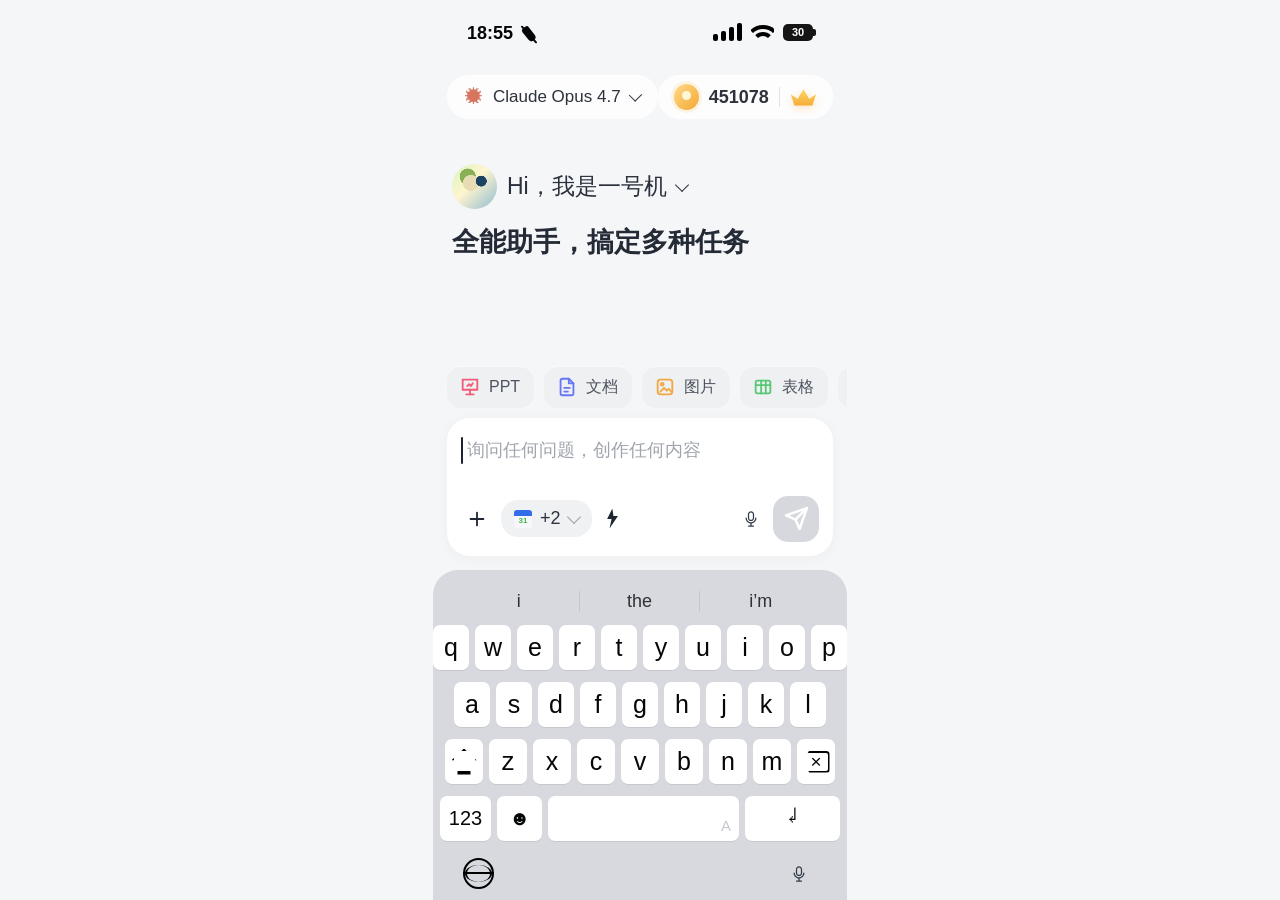
<file: skill-input-prototype/index.html>
<!doctype html>
<html lang="zh-CN">
<head>
<meta charset="UTF-8" />
<meta name="viewport" content="width=device-width, initial-scale=1.0" />
<title>Skill Input Prototype</title>
<link rel="stylesheet" href="style.css">
</head>
<body>
<svg aria-hidden="true" style="position:absolute;width:0;height:0;overflow:hidden">
<symbol id="i-file-text" viewBox="0 0 24 24"><path d="M14 3H7a2 2 0 0 0-2 2v14a2 2 0 0 0 2 2h10a2 2 0 0 0 2-2V8z"/><path d="M14 3v5h5"/><path d="M9 13h6"/><path d="M9 17h4"/></symbol>
<symbol id="i-presentation" viewBox="0 0 24 24"><path d="M4 4h16v11H4z"/><path d="M12 15v5"/><path d="M8 20h8"/><path d="m9 11 2-2 2 2 2-3"/></symbol>
<symbol id="i-image" viewBox="0 0 24 24"><rect x="4" y="4" width="16" height="16" rx="3"/><circle cx="9" cy="9" r="1.5"/><path d="m7 17 4-4 3 3 2-2 3 3"/></symbol>
<symbol id="i-video" viewBox="0 0 24 24"><rect x="3" y="6" width="13" height="12" rx="3"/><path d="m16 10 5-3v10l-5-3z"/></symbol>
<symbol id="i-table" viewBox="0 0 24 24"><rect x="4" y="5" width="16" height="14" rx="2"/><path d="M4 10h16M10 5v14M15 5v14"/></symbol>
<symbol id="i-podcast" viewBox="0 0 24 24"><circle cx="12" cy="12" r="2.5"/><path d="M8.5 16a6 6 0 1 1 7 0"/><path d="M6 19a9.5 9.5 0 1 1 12 0"/><path d="M12 14.5V21"/></symbol>
<symbol id="i-send" viewBox="0 0 24 24"><path d="m22 2-7 20-4-9-9-4z"/><path d="M22 2 11 13"/></symbol>
<symbol id="i-plus" viewBox="0 0 24 24"><path d="M12 5v14M5 12h14"/></symbol>
<symbol id="i-sparkles" viewBox="0 0 24 24"><path d="M13 3 11.4 8.4 6 10l5.4 1.6L13 17l1.6-5.4L20 10l-5.4-1.6L13 3Z"/><path d="m5.5 15-.8 2.7-2.7.8 2.7.8.8 2.7.8-2.7 2.7-.8-2.7-.8-.8-2.7Z"/></symbol>
<symbol id="i-mic-solid" viewBox="0 0 24 24">
<path d="M16.8408 10.4971C17.1829 10.4974 17.4608 10.7751 17.4609 11.1172C17.4609 13.9201 15.3413 16.2325 12.6201 16.541V18.4951H14.5029C14.845 18.4954 15.1229 18.7731 15.123 19.1153C15.123 19.4575 14.8451 19.7351 14.5029 19.7354H9.50781C9.1654 19.7354 8.8877 19.4577 8.8877 19.1153C8.88783 18.773 9.16548 18.4951 9.50781 18.4951H11.3799V16.5401C8.65891 16.2313 6.53906 13.9198 6.53906 11.1172C6.53919 10.7749 6.81782 10.4971 7.16016 10.4971C7.50227 10.4974 7.78014 10.7751 7.78027 11.1172C7.78027 13.4449 9.67328 15.3379 12.001 15.3379C14.3282 15.3374 16.2207 13.4446 16.2207 11.1172C16.2208 10.7749 16.4985 10.4971 16.8408 10.4971Z" fill="#333B46"/>
<path fill-rule="evenodd" clip-rule="evenodd" d="M12 4.22073C13.7388 4.22087 15.1228 5.66 15.123 7.40433V10.9297C15.123 12.6743 13.7389 14.1132 12 14.1133C10.2611 14.1131 8.87793 12.6742 8.87793 10.9297V7.40433C8.87819 5.66006 10.2613 4.22096 12 4.22073ZM12 5.46097C10.9743 5.46119 10.1184 6.31642 10.1182 7.40433V10.9297C10.1182 12.0179 10.9741 12.8729 12 12.8731C13.026 12.8729 13.8828 12.0179 13.8828 10.9297V7.40433C13.8826 6.31636 13.0258 5.4611 12 5.46097Z" fill="#333B46"/>
</symbol>
</svg>
<main class="stage">
<div class="phone" data-state="default" aria-label="移动端原型">
<div class="screen">
<div class="status">
<div class="status-left"><span>18:55</span><span class="silent"></span></div>
<div class="status-icons">
<span class="signal"><i></i><i></i><i></i><i></i></span>
<span class="wifi"></span>
<span class="battery">30</span>
</div>
</div>
<header class="topbar">
<button class="pill model-pill" id="modelTrigger" aria-label="选择模型" type="button">
<span class="model-mark" id="modelMark">✹</span>
<span id="currentModel">Claude Opus 4.7</span>
<span class="chev"></span>
</button>
<div class="pill credit-pill">
<span class="coin"></span>
<span>451078</span>
<span class="divider"></span>
<span class="crown"></span>
</div>
</header>
<section class="hero">
<div class="hello">
<span class="avatar"></span>
<span>Hi，我是一号机</span>
<span class="chev"></span>
</div>
<h1>全能助手，搞定多种任务</h1>
</section>
<section class="templates" aria-label="PPT 模板">
<div class="template-head">
<span>选择模版</span>
<span class="more">更多操作</span>
</div>
<div class="template-row">
<div class="template-card t1"><span class="expand"></span></div>
<div class="template-card wide t2"><span class="expand"></span></div>
<div class="template-card t3"><span class="expand"></span></div>
</div>
<div class="ppt-settings" aria-label="PPT 设置">
<div class="mode-tabs" role="tablist" aria-label="模式">
<button class="mode-tab active" type="button" data-ppt-mode="自动">自动</button>
<button class="mode-tab" type="button" data-ppt-mode="创意">创意</button>
<button class="mode-tab" type="button" data-ppt-mode="专业">专业</button>
</div>
<div class="page-select" id="pageSelect">
<button class="page-trigger" id="pageTrigger" type="button" aria-haspopup="listbox" aria-expanded="false">
<span id="pageValue">无限制</span>
<span class="chev" aria-hidden="true"></span>
</button>
<div class="page-menu" role="listbox" aria-label="页数">
<button class="page-option active" type="button" data-page-count="无限制">无限制<span class="check-mark"></span></button>
<button class="page-option" type="button" data-page-count="5页以内">5页以内<span class="check-mark"></span></button>
<button class="page-option" type="button" data-page-count="6-10页">6-10页<span class="check-mark"></span></button>
<button class="page-option" type="button" data-page-count="11-15页">11-15页<span class="check-mark"></span></button>
<button class="page-option" type="button" data-page-count="16-20页">16-20页<span class="check-mark"></span></button>
<button class="page-option" type="button" data-page-count="20页以上">20页以上<span class="check-mark"></span></button>
</div>
</div>
</div>
</section>
<section class="skills" aria-label="技能快捷选项">
<button class="skill" data-mode="ppt">
<span class="skill-icon" style="color: var(--ppt)">
<svg class="ui-icon" aria-hidden="true"><use href="#i-presentation"></use></svg>
</span>
PPT
</button>
<button class="skill" data-mode="doc">
<span class="skill-icon" style="color: var(--doc)">
<svg class="ui-icon" aria-hidden="true"><use href="#i-file-text"></use></svg>
</span>
文档
</button>
<button class="skill" data-mode="image">
<span class="skill-icon" style="color: var(--image)">
<svg class="ui-icon" aria-hidden="true"><use href="#i-image"></use></svg>
</span>
图片
</button>
<button class="skill" data-mode="sheet">
<span class="skill-icon" style="color: var(--sheet)">
<svg class="ui-icon" aria-hidden="true"><use href="#i-table"></use></svg>
</span>
表格
</button>
<button class="skill" data-mode="video">
<span class="skill-icon" style="color: var(--video)">
<svg class="ui-icon" aria-hidden="true"><use href="#i-video"></use></svg>
</span>
视频
</button>
<button class="skill" data-mode="podcast">
<span class="skill-icon" style="color: var(--podcast)">
<svg class="ui-icon" aria-hidden="true"><use href="#i-podcast"></use></svg>
</span>
播客
</button>
</section>
<section class="composer" aria-label="输入框">
<div class="prompt"><span class="cursor"></span><span>询问任何问题，创作任何内容</span></div>
<div class="selected-chip" id="selectedChip">
<span class="skill-icon" id="selectedIcon"></span>
<span id="selectedLabel">PPT</span>
<span class="close" aria-hidden="true"></span>
</div>
<div class="composer-actions">
<span class="plus" aria-hidden="true"><svg class="ui-icon"><use href="#i-plus"></use></svg></span>
<span class="mini-pill"><span class="calendar"></span><span>+2</span><span class="chev" style="color:#9ba0aa"></span></span>
<span class="mini-pill bolt-count"><span class="bolt"></span><span>1</span></span>
<span class="bolt" aria-hidden="true"></span>
<span class="spacer"></span>
<span class="mic" aria-hidden="true">
<svg width="24" height="24" viewBox="0 0 24 24" fill="none" xmlns="http://www.w3.org/2000/svg">
<path d="M16.8408 10.4971C17.1829 10.4974 17.4608 10.7751 17.4609 11.1172C17.4609 13.9201 15.3413 16.2325 12.6201 16.541V18.4951H14.5029C14.845 18.4954 15.1229 18.7731 15.123 19.1153C15.123 19.4575 14.8451 19.7351 14.5029 19.7354H9.50781C9.1654 19.7354 8.8877 19.4577 8.8877 19.1153C8.88783 18.773 9.16548 18.4951 9.50781 18.4951H11.3799V16.5401C8.65891 16.2313 6.53906 13.9198 6.53906 11.1172C6.53919 10.7749 6.81782 10.4971 7.16016 10.4971C7.50227 10.4974 7.78014 10.7751 7.78027 11.1172C7.78027 13.4449 9.67328 15.3379 12.001 15.3379C14.3282 15.3374 16.2207 13.4446 16.2207 11.1172C16.2208 10.7749 16.4985 10.4971 16.8408 10.4971Z" fill="#333B46"/>
<path fill-rule="evenodd" clip-rule="evenodd" d="M12 4.22073C13.7388 4.22087 15.1228 5.66 15.123 7.40433V10.9297C15.123 12.6743 13.7389 14.1132 12 14.1133C10.2611 14.1131 8.87793 12.6742 8.87793 10.9297V7.40433C8.87819 5.66006 10.2613 4.22096 12 4.22073ZM12 5.46097C10.9743 5.46119 10.1184 6.31642 10.1182 7.40433V10.9297C10.1182 12.0179 10.9741 12.8729 12 12.8731C13.026 12.8729 13.8828 12.0179 13.8828 10.9297V7.40433C13.8826 6.31636 13.0258 5.4611 12 5.46097Z" fill="#333B46"/>
</svg>
</span>
<button class="send" aria-label="发送"><svg class="ui-icon" aria-hidden="true"><use href="#i-send"></use></svg></button>
</div>
</section>
<section class="keyboard" aria-label="键盘">
<div class="suggestions"><span>i</span><span>the</span><span>i’m</span></div>
<div class="key-row">
<span class="key">q</span><span class="key">w</span><span class="key">e</span><span class="key">r</span><span class="key">t</span><span class="key">y</span><span class="key">u</span><span class="key">i</span><span class="key">o</span><span class="key">p</span>
</div>
<div class="key-row mid">
<span class="key">a</span><span class="key">s</span><span class="key">d</span><span class="key">f</span><span class="key">g</span><span class="key">h</span><span class="key">j</span><span class="key">k</span><span class="key">l</span>
</div>
<div class="key-row low">
<span class="key special shift"></span><span class="key">z</span><span class="key">x</span><span class="key">c</span><span class="key">v</span><span class="key">b</span><span class="key">n</span><span class="key">m</span><span class="key special delete"></span>
</div>
<div class="bottom-row">
<span class="key">123</span><span class="key">☻</span><span class="key space"></span><span class="key">↵</span>
</div>
<div class="keyboard-tools">
<span class="globe"></span>
<span class="mic">
<svg width="24" height="24" viewBox="0 0 24 24" fill="none" xmlns="http://www.w3.org/2000/svg">
<path d="M16.8408 10.4971C17.1829 10.4974 17.4608 10.7751 17.4609 11.1172C17.4609 13.9201 15.3413 16.2325 12.6201 16.541V18.4951H14.5029C14.845 18.4954 15.1229 18.7731 15.123 19.1153C15.123 19.4575 14.8451 19.7351 14.5029 19.7354H9.50781C9.1654 19.7354 8.8877 19.4577 8.8877 19.1153C8.88783 18.773 9.16548 18.4951 9.50781 18.4951H11.3799V16.5401C8.65891 16.2313 6.53906 13.9198 6.53906 11.1172C6.53919 10.7749 6.81782 10.4971 7.16016 10.4971C7.50227 10.4974 7.78014 10.7751 7.78027 11.1172C7.78027 13.4449 9.67328 15.3379 12.001 15.3379C14.3282 15.3374 16.2207 13.4446 16.2207 11.1172C16.2208 10.7749 16.4985 10.4971 16.8408 10.4971Z" fill="#333B46"/>
<path fill-rule="evenodd" clip-rule="evenodd" d="M12 4.22073C13.7388 4.22087 15.1228 5.66 15.123 7.40433V10.9297C15.123 12.6743 13.7389 14.1132 12 14.1133C10.2611 14.1131 8.87793 12.6742 8.87793 10.9297V7.40433C8.87819 5.66006 10.2613 4.22096 12 4.22073ZM12 5.46097C10.9743 5.46119 10.1184 6.31642 10.1182 7.40433V10.9297C10.1182 12.0179 10.9741 12.8729 12 12.8731C13.026 12.8729 13.8828 12.0179 13.8828 10.9297V7.40433C13.8826 6.31636 13.0258 5.4611 12 5.46097Z" fill="#333B46"/>
</svg>
</span>
</div>
</section>
</div>
<div class="model-overlay" id="modelOverlay" aria-hidden="true">
<section class="model-sheet" role="dialog" aria-modal="true" aria-label="模式">
<div class="sheet-title">
<span>模式</span>
<button class="sheet-close" id="modelClose" type="button" aria-label="关闭"></button>
</div>
<div class="smart-model">
<span class="smart-icon" aria-hidden="true">
<svg viewBox="0 0 24 24" fill="none">
<path d="M12 3l1.6 5.2L19 10l-5.4 1.8L12 17l-1.6-5.2L5 10l5.4-1.8L12 3z" stroke="currentColor" stroke-width="1.8" stroke-linejoin="round"></path>
<path d="M5.5 15l.8 2.5L9 18.4l-2.7.9-.8 2.7-.8-2.7-2.7-.9 2.7-.9.8-2.5z" stroke="currentColor" stroke-width="1.5" stroke-linejoin="round"></path>
</svg>
</span>
<div>
<div class="smart-title">智选模型</div>
<div class="smart-desc">智能组合最佳AI模型完成任务</div>
</div>
</div>
<div class="model-options">
<button class="model-option selected" type="button" data-model="Claude Opus 4.7">
<span class="model-mark">✹</span>
<span><span class="model-name">Claude Opus 4.7</span><span class="model-desc">持续自主深度任务执行</span></span>
<span class="model-check"></span>
</button>
<button class="model-option" type="button" data-model="Claude Opus 4.6">
<span class="model-mark">✹</span>
<span><span class="model-name">Claude Opus 4.6</span><span class="model-desc">复杂推理、长文写作与复杂编码</span></span>
<span class="model-check"></span>
</button>
<button class="model-option" type="button" data-model="Claude Sonnet 4.6">
<span class="model-mark">✹</span>
<span><span class="model-name">Claude Sonnet 4.6</span><span class="model-desc">全能主力，日常推理与高性价比推理</span></span>
<span class="model-check"></span>
</button>
<button class="model-option" type="button" data-model="Claude Opus 4.5">
<span class="model-mark">✹</span>
<span><span class="model-name">Claude Opus 4.5</span><span class="model-desc">复杂决策，专攻复杂与高精度场景</span></span>
<span class="model-check"></span>
</button>
<button class="model-option" type="button" data-model="GPT 5.5">
<span class="gpt-mark" aria-hidden="true">◉</span>
<span><span class="model-name">GPT 5.5</span><span class="model-desc">自主执行，多工具调用</span></span>
<span class="model-check"></span>
</button>
<button class="model-option" type="button" data-model="GPT 5.3 Codex">
<span class="gpt-mark" aria-hidden="true">◉</span>
<span><span class="model-name">GPT 5.3 Codex</span><span class="model-desc">均衡稳定，编码辅助与对话兼顾</span></span>
<span class="model-check"></span>
</button>
<button class="model-option" type="button" data-model="GPT 5.4">
<span class="gpt-mark" aria-hidden="true">◉</span>
<span><span class="model-name">GPT 5.4</span><span class="model-desc">快速响应，轻量问答与内容生成</span></span>
<span class="model-check"></span>
</button>
</div>
</section>
<section class="skill-model-sheet" role="dialog" aria-modal="true" aria-label="Switch Model">
<div class="sheet-title">
<span>Switch Model</span>
<button class="sheet-close" id="skillModelClose" type="button" aria-label="关闭"></button>
</div>
<div class="switch-title">Switch Model</div>
<div class="skill-model-list" id="skillModelList"></div>
</section>
</div>
</div>
</main>
<script src="app.js"></script>
</body>
</html>
</file>
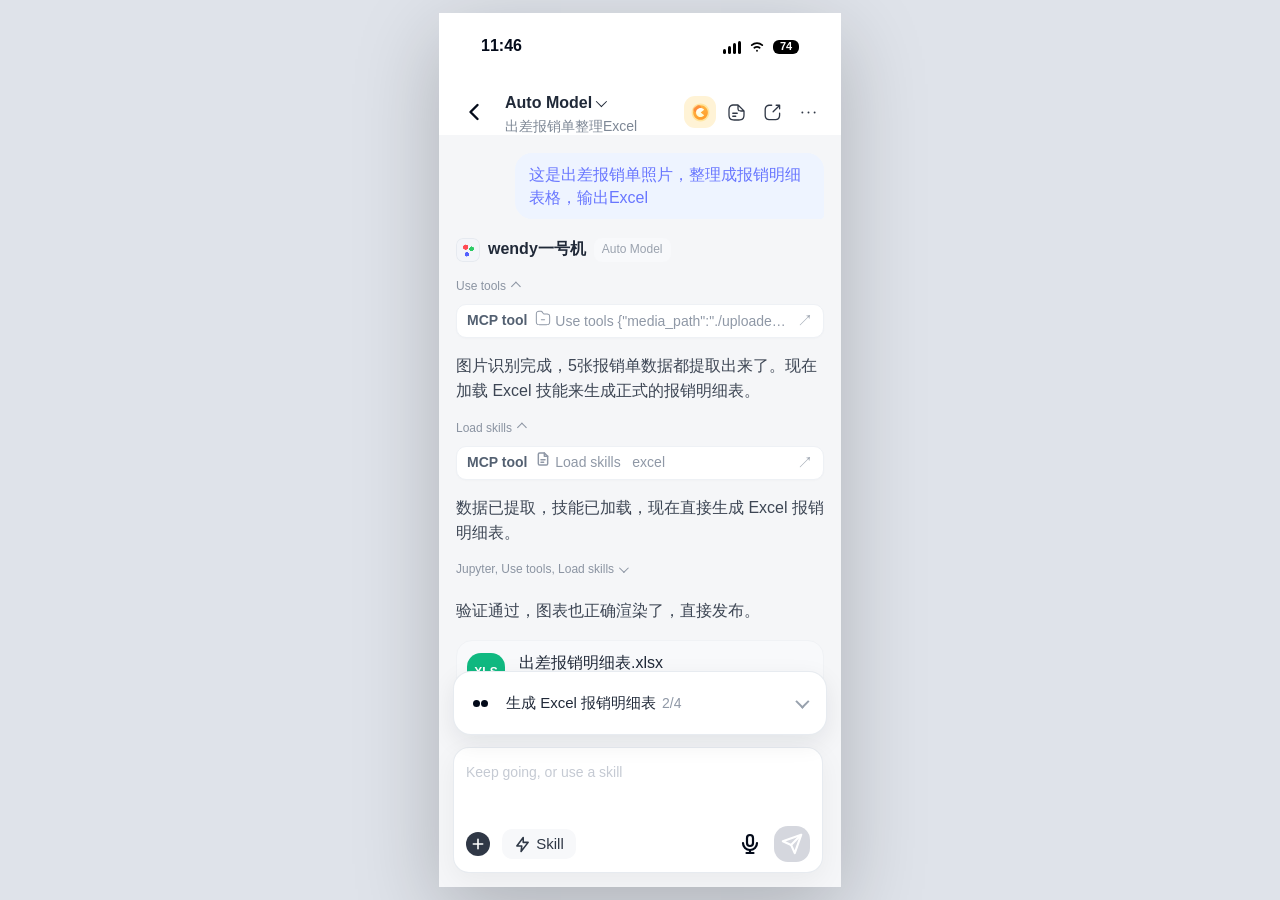
<file: index-running.html>
<!doctype html>
<html lang="zh-CN">
<head>
  <meta charset="utf-8">
  <meta name="viewport" content="width=device-width, initial-scale=1, viewport-fit=cover">
  <title>出差报销单整理 Prototype</title>
  <style>
:root {
      --bg: #f5f6f8;
      --ink: #040b1a;
      --blue: #5360ff;
      --dark: #020918;
      --page-margin: 16px;
      --content-width: calc(100% - 32px);
      --radius-card: 16px;
      --shadow-float: 0 3px 12px rgba(0,8,24,.12);
      --text-status: 16px;
      --text-page-title: 18px;
      --text-title: 16px;
      --text-body: 14px;
      --text-callout: 15px;
      --text-meta: 12px;
      --text-caption: 12px;
      --text-button: 15px;
      --weight-title: 500;
    }

* { box-sizing: border-box; }

body {
      margin: 0;
      min-height: 100vh;
      display: grid;
      place-items: center;
      background: #dfe3ea;
      font-family: "Outfit", -apple-system, BlinkMacSystemFont, "PingFang SC", "Helvetica Neue", Arial, sans-serif;
      line-height: 1.5;
      color: var(--ink);
    }

.phone {
      width: min(100vw, 402px);
      height: min(100vh, 874px);
      position: relative;
      overflow: hidden;
      background: var(--bg);
      box-shadow: 0 24px 80px rgba(0,0,0,.22);
      transition: width .22s ease, height .22s ease;
    }

@media (max-width: 430px) {
body { display: block; background: var(--bg); }

.phone { width: 100vw; height: 100vh; box-shadow: none; }
    }

.screen {
      position: absolute;
      inset: 0;
      display: none;
      background: var(--bg);
      overflow: hidden;
    }

.screen.active { display: block; }

.status {
      height: 58px;
      padding: 25px 42px 0;
      display: flex;
      justify-content: space-between;
      align-items: flex-start;
      font-weight: 600;
      font-size: var(--text-status);
      line-height: 1;
    }

.ios-status-right {
      display: flex;
      align-items: center;
      gap: 7px;
      color: #000;
    }

.ios-signal {
      display: flex;
      align-items: flex-end;
      gap: 2px;
      height: 13px;
    }

.ios-signal i {
      display: block;
      width: 3px;
      border-radius: 2px;
      background: #000;
    }

.ios-signal i:nth-child(1) { height: 5px; }

.ios-signal i:nth-child(2) { height: 8px; }

.ios-signal i:nth-child(3) { height: 11px; }

.ios-signal i:nth-child(4) { height: 13px; }

.ios-status-right svg {
      width: 18px;
      height: 18px;
      fill: none;
      stroke: #000;
      stroke-width: 2.4;
      stroke-linecap: round;
      stroke-linejoin: round;
    }

.ios-battery {
      min-width: 26px;
      height: 14px;
      padding: 1px 5px 0;
      border-radius: 6px;
      background: #000;
      color: #fff;
      font-size: 11px;
      font-weight: 600;
      text-align: center;
    }

.topbar {
      height: 64px;
      padding: 14px var(--page-margin) 0;
      display: flex;
      align-items: flex-start;
      justify-content: space-between;
      font-size: var(--text-page-title);
      font-weight: 500;
    }

button {
      border: 0;
      background: none;
      padding: 0;
      font: inherit;
      color: inherit;
      cursor: pointer;
      -webkit-tap-highlight-color: transparent;
    }

.icon-btn {
      width: 36px;
      height: 36px;
      display: grid;
      place-items: center;
      color: var(--ink);
    }

.ui-icon {
      width: 24px;
      height: 24px;
      stroke: currentColor;
      stroke-width: 2.2;
      fill: none;
      stroke-linecap: round;
      stroke-linejoin: round;
      flex: 0 0 auto;
    }

.ui-icon-sm {
      width: 18px;
      height: 18px;
      stroke-width: 2.25;
    }

.ui-icon-lg {
      width: 28px;
      height: 28px;
      stroke-width: 2.1;
    }

.composer {
      width: var(--content-width);
      margin: 36px auto 0;
      min-height: 104px;
      background: #fff;
      border: 1px solid rgba(230,234,240,.95);
      border-radius: var(--radius-card);
      padding: 14px 12px 10px;
      display: flex;
      flex-direction: column;
      justify-content: space-between;
      box-shadow: var(--shadow-float);
    }

.composer-input {
      width: 100%;
      min-height: 34px;
      max-height: 68px;
      resize: none;
      border: 0;
      outline: 0;
      padding: 0;
      margin: 0;
      background: transparent;
      color: #182231;
      font: inherit;
      font-size: var(--text-body);
      line-height: 1.45;
      -webkit-appearance: none;
      appearance: none;
    }

.composer-input::placeholder {
      color: #c5cad3;
      opacity: 1;
    }

.selected-skills {
      min-height: 28px;
      margin: 0 0 8px;
      display: none;
      flex-wrap: wrap;
      gap: 6px;
    }

.selected-skills:not(:empty) {
      display: flex;
    }

.attachment-tray {
      min-height: 0;
      margin: 0 0 8px;
      display: none;
      gap: 10px;
      align-items: center;
    }

.attachment-tray.has-attachments {
      display: flex;
    }

.attachment-thumb,
    .attachment-add {
      width: 82px;
      height: 82px;
      border-radius: 14px;
      background: #f5f6f8;
      position: relative;
      overflow: hidden;
      flex: 0 0 auto;
    }

.attachment-thumb img {
      width: 100%;
      height: 100%;
      object-fit: cover;
      display: block;
    }

.attachment-remove {
      position: absolute;
      top: 6px;
      right: 6px;
      width: 24px;
      height: 24px;
      border-radius: 50%;
      display: grid;
      place-items: center;
      background: #303846;
      color: #fff;
    }

.attachment-remove .ui-icon {
      width: 14px;
      height: 14px;
    }

.attachment-add {
      display: grid;
      place-items: center;
      border: 1px solid #eef1f5;
      color: #5b6472;
    }

.attachment-add .ui-icon {
      width: 28px;
      height: 28px;
    }

.composer-actions {
      display: flex;
      align-items: center;
      justify-content: space-between;
      min-height: 36px;
    }

.left-actions,
    .right-actions {
      display: flex;
      align-items: center;
      gap: 12px;
    }

.round-plus {
      width: 24px;
      height: 24px;
      border-radius: 50%;
      background: #303846;
      color: #fff;
      display: inline-flex;
      align-items: center;
      justify-content: center;
      flex: 0 0 24px;
    }

.round-plus svg {
      width: 16px;
      height: 16px;
      stroke: currentColor;
      stroke-width: 2.4;
      fill: none;
      stroke-linecap: round;
    }

.plug,
    .mic {
      width: 24px;
      height: 24px;
      color: var(--ink);
      display: inline-flex;
      align-items: center;
      justify-content: center;
      flex: 0 0 24px;
    }

.skill-select {
      height: 30px;
      min-width: 74px;
      padding: 0 10px;
      border-radius: 10px;
      background: #f7f8fa;
      color: #2e3745;
      display: inline-flex;
      align-items: center;
      justify-content: center;
      gap: 5px;
      font-size: var(--text-button);
      font-weight: 200;
    }

.skill-select .ui-icon {
      width: 17px;
      height: 17px;
      stroke-width: 2.2;
    }

.chev-down {
      width: 10px;
      height: 10px;
      border: solid currentColor;
      border-width: 0 2px 2px 0;
      transform: rotate(45deg) translateY(-3px);
    }

.icon-svg {
      width: 24px;
      height: 24px;
      stroke: currentColor;
      stroke-width: 2.2;
      fill: none;
      stroke-linecap: round;
      stroke-linejoin: round;
    }

.send {
      width: 36px;
      height: 36px;
      border-radius: 14px;
      background: #d5d7de;
      display: grid;
      place-items: center;
      color: #fff;
      transition: background .16s ease, box-shadow .16s ease, transform .16s ease;
    }

.send .ui-icon {
      width: 22px;
      height: 22px;
      stroke-width: 2.35;
    }

.send.is-ready {
      background: var(--dark);
      box-shadow: 0 8px 18px rgba(0, 10, 28, .16);
    }

.send.is-ready:active {
      transform: scale(.96);
    }

.pending-flow-message {
      width: fit-content;
      max-width: 84%;
      margin: 0 0 14px auto;
      padding: 10px 14px;
      border-radius: 17px 17px 4px 17px;
      background: #fff;
      color: #6876ff;
      font-family: inherit;
      font-size: var(--text-title);
      line-height: 1.45;
      font-weight: inherit;
      cursor: default;
      user-select: none;
      -webkit-user-select: none;
    }

.pending-flow-attachments {
      display: grid;
      justify-items: end;
      gap: 8px;
    }

.pending-flow-image {
      width: 76px;
      height: 76px;
      border-radius: 14px;
      object-fit: cover;
      background: #fff;
      border: 1px solid #edf0f4;
    }

.pending-flow-wrap {
      width: fit-content;
      max-width: 84%;
      margin: 0 0 14px auto;
      display: grid;
      justify-items: end;
      gap: 4px;
    }

.pending-flow-wrap .pending-flow-message {
      max-width: 100%;
      margin: 0;
    }

.pending-flow-badge {
      min-height: 24px;
      padding: 4px 9px;
      border-radius: 8px;
      background: rgba(255,255,255,.9);
      color: #8b94a2;
      font-size: 12px;
      line-height: 1.25;
      font-weight: 500;
      box-shadow: 0 1px 4px rgba(16,24,40,.04);
    }

.pending-flow-badge strong {
      color: #6876ff;
      font-weight: 500;
    }

.pending-flow-menu {
      position: absolute;
      z-index: 18;
      display: none;
      grid-auto-flow: column;
      gap: 4px;
      padding: 5px;
      border-radius: 14px;
      background: rgba(255,255,255,.96);
      border: 1px solid rgba(230,234,240,.95);
      box-shadow: 0 12px 34px rgba(16,24,40,.16);
    }

.pending-flow-menu.active {
      display: grid;
    }

.pending-flow-menu button {
      height: 32px;
      min-width: 32px;
      border-radius: 10px;
      padding: 0 9px;
      display: inline-flex;
      align-items: center;
      justify-content: center;
      gap: 6px;
      color: #303846;
      font-size: 12px;
      font-weight: 500;
    }

.pending-flow-menu button:active {
      background: #f1f3f6;
    }

.pending-flow-menu .ui-icon {
      width: 15px;
      height: 15px;
    }

.toast {
      position: absolute;
      left: 50%;
      bottom: 292px;
      z-index: 30;
      max-width: calc(100% - 48px);
      padding: 9px 14px;
      border-radius: 999px;
      background: rgba(17,24,39,.9);
      color: #fff;
      font-size: 13px;
      line-height: 1.35;
      opacity: 0;
      pointer-events: none;
      transform: translate(-50%, 10px);
      transition: opacity .18s ease, transform .18s ease;
      white-space: nowrap;
    }

.toast.active {
      opacity: 1;
      transform: translate(-50%, 0);
    }

.no-more {
      color: #a3acb8;
      text-align: center;
      margin-top: 28px;
      font-size: var(--text-callout);
      font-weight: 500;
    }

.project-top {
      background: #fff;
    }

.project-top .topbar {
      height: 64px;
      align-items: center;
      justify-content: center;
      padding: 0 var(--page-margin);
      position: relative;
      font-size: var(--text-page-title);
      border-bottom: 1px solid #f0f2f5;
    }

.project-top .icon-btn {
      position: absolute;
      left: 10px;
      top: 14px;
      color: #323b47;
    }

.project-card {
      margin: 15px 13px;
      background: #fff;
      border-radius: 17px;
      padding: 23px 17px;
      display: grid;
      grid-template-columns: 52px 1fr 42px;
      gap: 12px;
      align-items: center;
      min-height: 92px;
    }

.doc-logo {
      width: 48px;
      height: 48px;
      border-radius: 14px;
      background: var(--blue);
      display: grid;
      place-items: center;
      color: white;
      font-weight: 500;
      position: relative;
    }

.doc-logo::before {
      content: "";
      position: absolute;
      inset: 11px;
      border-radius: 8px;
      background: rgba(255,255,255,.3);
      transform: rotate(-10deg);
    }

.doc-logo span {
      z-index: 1;
      display: grid;
      place-items: center;
    }

.doc-logo .ui-icon {
      width: 25px;
      height: 25px;
      stroke-width: 2.1;
    }

.project-title {
      font-size: var(--text-button);
      font-weight: 500;
      line-height: 1.2;
      margin-bottom: 12px;
      white-space: nowrap;
      overflow: hidden;
      text-overflow: ellipsis;
    }

.project-meta {
      display: flex;
      gap: 10px;
    }

.mini-pill {
      min-width: 56px;
      height: 30px;
      border-radius: 11px;
      background: #fafbfc;
      display: flex;
      align-items: center;
      justify-content: center;
      gap: 6px;
      color: #4d5868;
      font-size: var(--text-button);
    }

.project-more {
      align-self: start;
      color: #9098a6;
      text-align: right;
      font-size: var(--text-page-title);
      line-height: 10px;
    }

.project-time {
      color: #9aa2ae;
      text-align: right;
      font-size: var(--text-callout);
      margin-top: 34px;
    }


.dialog .status,
    .dialog .topbar {
      background: #fff;
    }

.dialog .topbar {
      height: 64px;
      padding: 18px 17px 0;
      align-items: center;
      justify-content: flex-start;
      gap: 13px;
      font-size: var(--text-title);
      font-weight: 500;
      color: #343d4b;
    }

.dialog-title {
      min-width: 0;
      flex: 1;
      display: grid;
      gap: 4px;
      text-align: left;
    }

.dialog-title strong {
      display: block;
      min-width: 0;
      overflow: hidden;
      text-overflow: ellipsis;
      white-space: nowrap;
      font-size: 14px;
      font-weight: 500;
      line-height: 1;
      color: #7d8795;
    }

.mode-trigger {
      width: fit-content;
      min-width: 94px;
      height: 24px;
      margin-left: -2px;
      padding: 0 6px 0 2px;
      border-radius: 8px;
      display: inline-flex;
      align-items: center;
      gap: 4px;
      color: #202938;
      font-size: 16px;
      font-weight: 600;
      line-height: 1;
    }

.mode-trigger:active {
      background: #f4f6f8;
    }

.mode-trigger .chev-down {
      width: 8px;
      height: 8px;
      border-width: 0 1.8px 1.8px 0;
      transform: rotate(45deg) translateY(-2px);
    }

.dialog-tools {
      margin-left: auto;
      display: flex;
      gap: 4px;
      align-items: center;
    }

.dialog-tool {
      width: 32px;
      height: 32px;
      border-radius: 11px;
      display: grid;
      place-items: center;
      color: #303846;
    }

.dialog-tool:active {
      background: #f4f6f8;
    }

.dialog-tool .ui-icon {
      width: 21px;
      height: 21px;
      color: currentColor;
    }

.credits-tool {
      position: relative;
      background: #fff3d6;
    }

.credit-alert {
      position: absolute;
      left: 50%;
      right: auto;
      bottom: 141px;
      width: calc(100% - 44px);
      transform: translateX(-50%);
      z-index: 14;
      min-height: 42px;
      border-radius: 14px;
      padding: 7px 8px 7px 12px;
      display: none;
      align-items: center;
      gap: 8px;
      background: #f4f4f2;
      border: 1px solid #deded8;
      box-shadow: 0 2px 8px rgba(16,24,40,.04);
      color: #303846;
      font-size: var(--text-caption);
    }

.dialog.task-complete .credit-alert {
      display: flex;
    }

.dialog.credits-alert-dismissed .credit-alert {
      display: none;
    }

.credit-alert-copy {
      min-width: 0;
      flex: 1;
      font-weight: 500;
    }

.credit-alert-upgrade {
      height: 28px;
      padding: 0 2px;
      border-radius: 0;
      background: transparent;
      color: #111827;
      font-size: var(--text-caption);
      font-weight: 600;
      white-space: nowrap;
      text-decoration: underline;
      text-underline-offset: 2px;
    }

.credit-alert-close {
      width: 26px;
      height: 26px;
      border-radius: 8px;
      display: grid;
      place-items: center;
      color: #6b7280;
    }

.credit-alert-close .ui-icon {
      width: 14px;
      height: 14px;
    }

.credits-card {
      margin-top: 10px;
      border-radius: 16px;
      padding: 12px 14px;
      background: #f0e9ff;
      text-align: center;
    }

.credits-card span {
      display: block;
      color: #8f98a6;
      font-size: var(--text-body);
    }

.credits-card strong {
      display: inline-flex;
      align-items: center;
      justify-content: center;
      gap: 6px;
      margin-top: 4px;
      color: #111827;
      font-size: 32px;
      line-height: 1;
      font-weight: 600;
    }

.credits-card strong .ui-icon {
      width: 25px;
      height: 25px;
    }

.credits-sheet {
      max-height: none;
      overflow: hidden;
      padding-bottom: 18px;
    }

.credits-buy-title {
      margin: 18px 0 10px;
      color: #111827;
      font-size: var(--text-title);
      line-height: 1.2;
      font-weight: 600;
    }

.credit-package-list {
      display: grid;
      gap: 9px;
    }

.credit-package {
      position: relative;
      min-height: 82px;
      border-radius: 15px;
      padding: 12px 16px;
      display: grid;
      align-content: space-between;
      background: #fff;
      border: 1px solid #edf0f4;
      text-align: left;
    }

.credit-package.selected {
      border: 1.5px solid #7a5cff;
      background: #f2ecff;
    }

.credit-package-amount {
      display: inline-flex;
      align-items: center;
      gap: 6px;
      color: #172033;
      font-size: var(--text-button);
      font-weight: 600;
    }

.credit-package-amount .ui-icon {
      width: 17px;
      height: 17px;
    }

.credit-package-price {
      color: #020918;
      font-size: 28px;
      line-height: 1;
      font-weight: 500;
    }

.credit-package-price small {
      margin-right: 3px;
      font-size: 15px;
      font-weight: 500;
    }

.credit-save-badge {
      position: absolute;
      top: 0;
      right: 0;
      min-width: 72px;
      height: 30px;
      border-radius: 0 15px 0 15px;
      display: grid;
      place-items: center;
      background: #f4f4f7;
      color: #202938;
      font-size: var(--text-caption);
      font-weight: 500;
    }

.credits-purchase {
      width: 100%;
      height: 48px;
      margin-top: 16px;
      border-radius: 15px;
      display: grid;
      place-items: center;
      background: linear-gradient(90deg, #6536ff 0%, #a958ff 100%);
      color: #fff;
      font-size: var(--text-title);
      font-weight: 500;
    }

.project-more-list {
      display: grid;
      gap: 2px;
    }

.project-more-row {
      width: 100%;
      min-height: 46px;
      border-radius: 11px;
      padding: 0 13px;
      display: grid;
      grid-template-columns: 20px 1fr;
      gap: 13px;
      align-items: center;
      color: #202938;
      font-size: var(--text-button);
      font-weight: 500;
      text-align: left;
    }

.project-more-row:active {
      background: #f4f6f8;
    }

.project-more-row .ui-icon {
      width: 19px;
      height: 19px;
      color: #4b5563;
    }

.project-more-row.danger {
      color: #e5484d;
    }

.project-more-row.danger .ui-icon {
      color: #e5484d;
    }

.project-more-menu {
      position: absolute;
      top: 82px;
      right: 14px;
      width: 188px;
      border-radius: 20px;
      padding: 9px 7px;
      background: rgba(255,255,255,.86);
      backdrop-filter: blur(22px) saturate(1.25);
      -webkit-backdrop-filter: blur(22px) saturate(1.25);
      box-shadow: 0 16px 48px rgba(15,23,42,.18);
      border: 1px solid rgba(255,255,255,.72);
    }

.rename-dialog {
      position: absolute;
      left: 0;
      right: 0;
      bottom: 0;
      border-radius: 20px 20px 0 0;
      background: #fff;
      padding: 18px 24px 26px;
      box-shadow: 0 -14px 42px rgba(0,0,0,.16);
    }

.rename-dialog h2 {
      margin: 0 42px 18px;
      text-align: center;
      color: #111827;
      font-size: var(--text-title);
      line-height: 1.15;
      font-weight: 600;
    }

.rename-dialog .close {
      top: 18px;
      right: 19px;
    }

.rename-input-wrap {
      position: relative;
    }

.rename-field {
      width: 100%;
      height: 48px;
      border: 1.5px solid #333b46;
      border-radius: 14px;
      padding: 0 42px 0 14px;
      color: #202938;
      font: inherit;
      font-size: var(--text-button);
      line-height: 1;
      outline: none;
      background: #fff;
    }

.rename-clear {
      position: absolute;
      right: 15px;
      top: 50%;
      transform: translateY(-50%);
      width: 22px;
      height: 22px;
      border-radius: 50%;
      display: grid;
      place-items: center;
      background: #d6dae0;
      color: #fff;
      font-size: var(--text-title);
      line-height: 1;
    }

.rename-actions,
    .delete-actions {
      display: grid;
      grid-template-columns: 1fr 1fr;
      gap: 10px;
      margin-top: 18px;
    }

.modal-action {
      height: 46px;
      border-radius: 12px;
      display: grid;
      place-items: center;
      background: #f5f5f7;
      color: #202938;
      font-size: var(--text-button);
      font-weight: 500;
    }

.modal-action.primary {
      background: #cfd2da;
      color: #fff;
    }

.modal-action:disabled {
      cursor: default;
    }

.modal-action.danger {
      background: #e5484d;
      color: #fff;
    }

.delete-confirm {
      position: absolute;
      left: 34px;
      right: 34px;
      top: 50%;
      transform: translateY(-50%);
      border-radius: 22px;
      background: #fff;
      padding: 20px 18px 18px;
      text-align: center;
      box-shadow: 0 18px 50px rgba(0,0,0,.18);
    }

.delete-confirm h2 {
      margin: 0;
      color: #202938;
      font-size: var(--text-page-title);
      font-weight: 600;
    }

.project-deleted .project-card {
      display: none;
    }

.dialog-content {
      position: absolute;
      left: 0;
      right: 0;
      top: 122px;
      bottom: 202px;
      overflow-y: auto;
      padding: 18px 17px 26px;
      color: #3d4654;
      font-size: var(--text-title);
      line-height: 1.55;
      -webkit-overflow-scrolling: touch;
      scrollbar-width: none;
    }

.dialog-content::-webkit-scrollbar { display: none; }

.dialog-content p {
      margin: 0 0 8px;
    }

.stream-hidden {
      display: none !important;
    }

.stream-reveal {
      animation: streamReveal .26s ease both;
    }

@keyframes streamReveal {
      from { opacity: 0; transform: translateY(8px); }
      to { opacity: 1; transform: translateY(0); }
    }

.stream-cursor::after {
      content: "";
      display: inline-block;
      width: 2px;
      height: 1em;
      margin-left: 2px;
      border-radius: 2px;
      background: currentColor;
      vertical-align: -2px;
      animation: streamCursor .7s steps(1) infinite;
    }

@keyframes streamCursor {
      50% { opacity: 0; }
    }

.dialog-user-message {
      width: fit-content;
      max-width: 84%;
      margin: 0 0 18px auto;
      padding: 10px 14px;
      border-radius: 17px 17px 4px 17px;
      background: #eef4ff;
      color: #6876ff;
      font-family: inherit;
      font-size: var(--text-title);
      line-height: 1.45;
      font-weight: inherit;
    }

.agent-row {
      display: flex;
      align-items: center;
      gap: 8px;
      margin: 0 0 10px;
      color: #202938;
      font-size: var(--text-title);
      font-weight: 600;
    }

.agent-row .avatar-mini {
      width: 24px;
      height: 24px;
      border-radius: 7px;
      background:
        radial-gradient(circle at 40% 38%, #ff4b54 0 12%, transparent 13%),
        radial-gradient(circle at 65% 45%, #2ccb64 0 11%, transparent 12%),
        radial-gradient(circle at 45% 68%, #5360ff 0 10%, transparent 11%),
        #f3f5f9;
      box-shadow: inset 0 0 0 1px #e6eaf0;
    }

.agent-row .model-badge {
      height: 24px;
      padding: 0 8px;
      border-radius: 8px;
      background: #f8f9fb;
      color: #9aa2ae;
      display: inline-flex;
      align-items: center;
      font-size: var(--text-caption);
      font-weight: 400;
    }

.tool-group {
      margin: 10px 0 16px;
    }

.tool-group-toggle {
      height: 28px;
      display: inline-flex;
      align-items: center;
      gap: 5px;
      color: #8b94a2;
      font-size: var(--text-caption);
      line-height: 1;
    }

.tool-group-toggle .chev-down {
      width: 7px;
      height: 7px;
      border-width: 0 1.5px 1.5px 0;
      transform: rotate(45deg) translateY(-2px);
    }

.tool-group.expanded .tool-group-toggle .chev-down {
      transform: rotate(225deg) translate(-1px, 1px);
    }

.tool-items {
      display: none;
      gap: 7px;
      margin-top: 4px;
    }

.tool-group.expanded .tool-items {
      display: grid;
    }

.mcp-row {
      min-height: 34px;
      padding: 0 10px;
      border: 1px solid #eef1f5;
      border-radius: 10px;
      background: #fff;
      display: grid;
      grid-template-columns: auto 1fr 16px;
      gap: 8px;
      align-items: center;
      color: #5d6674;
      font-size: var(--text-body);
      box-shadow: 0 1px 2px rgba(16,24,40,.02);
      cursor: pointer;
    }

.mcp-row:active {
      background: #f4f7fb;
      border-color: #dce5f2;
    }

.mcp-row .mcp-label {
      display: inline-flex;
      align-items: center;
      gap: 5px;
      color: #536071;
      font-weight: 600;
      white-space: nowrap;
    }

.mcp-row .ui-icon {
      width: 16px;
      height: 16px;
    }

.mcp-row .mcp-copy {
      min-width: 0;
      overflow: hidden;
      text-overflow: ellipsis;
      white-space: nowrap;
      color: #8f98a6;
    }

.mcp-row .mcp-open {
      color: #a1a9b4;
      font-size: 16px;
      line-height: 1;
      text-align: right;
    }

.final-deliverable {
      margin: 16px 0 16px;
    }

.final-deliverable-card {
      border-radius: 16px;
      background: #f8f9fb;
      border: 1px solid #f0f2f5;
      padding: 12px 10px 10px;
      margin-bottom: 10px;
    }

.final-file-head {
      display: grid;
      grid-template-columns: 42px minmax(0, 1fr);
      gap: 10px;
      align-items: start;
      margin-bottom: 12px;
    }

.final-deliverable-card .final-file-head {
      margin-bottom: 0;
    }

.final-file-title {
      min-width: 0;
      color: #202938;
      font-size: var(--text-title);
      font-weight: var(--weight-title);
      line-height: 1.28;
      overflow-wrap: anywhere;
      display: -webkit-box;
      -webkit-line-clamp: 2;
      -webkit-box-orient: vertical;
      overflow: hidden;
    }

.final-file-meta {
      margin-top: 4px;
      color: #9aa2ae;
      font-size: var(--text-meta);
      line-height: 1.2;
    }

.final-preview {
      height: 232px;
      border-radius: 14px;
      background: #fff;
      border: 1px solid #e5e9ef;
      padding: 10px;
      overflow: hidden;
      box-shadow: 0 1px 2px rgba(16,24,40,.02);
    }

.final-preview .output-preview-table {
      font-size: 7px;
    }

.final-actions {
      min-height: 40px;
      margin-top: 8px;
      display: flex;
      align-items: center;
      justify-content: flex-end;
      gap: 12px;
    }

.final-actions .action {
      width: 36px;
      height: 36px;
      border-radius: 12px;
      display: grid;
      place-items: center;
      color: #333b46;
    }

.final-actions .action:active {
      background: #eef1f5;
    }

.final-actions .ui-icon {
      width: 20px;
      height: 20px;
    }

.expense-structure {
      margin-top: 18px;
      color: #303846;
    }

.expense-structure h3,
    .expense-kpis h3 {
      margin: 0 0 10px;
      font-size: var(--text-title);
      line-height: 1.25;
    }

.sheet-table-card {
      border-radius: 16px;
      border: 1px solid #e5e9ef;
      overflow: hidden;
      background: #fff;
      margin-bottom: 14px;
    }

.sheet-table-title {
      min-height: 44px;
      padding: 0 14px;
      background: #eef1f5;
      display: flex;
      align-items: center;
      justify-content: space-between;
      font-size: var(--text-page-title);
      font-weight: 500;
    }

.sheet-table-title .ui-icon {
      width: 19px;
      height: 19px;
      color: #8b94a2;
    }

.sheet-table {
      width: 100%;
      border-collapse: collapse;
      font-size: var(--text-body);
      line-height: 1.25;
    }

.sheet-table th,
    .sheet-table td {
      border-top: 1px solid #e7ebf0;
      border-right: 1px solid #e7ebf0;
      padding: 10px 12px;
      vertical-align: top;
      text-align: left;
    }

.sheet-table th:last-child,
    .sheet-table td:last-child {
      border-right: 0;
    }

.sheet-table th {
      background: #f7f8fa;
      font-weight: 600;
    }

.expense-kpis ul {
      margin: 0;
      padding-left: 21px;
      color: #4b5565;
      font-size: var(--text-title);
      line-height: 1.6;
    }

.expense-kpis li + li {
      margin-top: 5px;
    }

.dialog.is-running .bottom-composer .send {
      background: #d5d7de;
      box-shadow: none;
      transform: none;
    }

.dialog.task-running .bottom-composer .send {
      opacity: 1;
    }

.file-doc {
      width: 38px;
      height: 38px;
      border-radius: 14px;
      background: var(--blue);
      color: #fff;
      display: grid;
      place-items: center;
      font-size: var(--text-caption);
      font-weight: 900;
    }

.bottom-composer {
      position: absolute;
      left: 14px;
      right: 14px;
      bottom: 14px;
      min-height: 126px;
      margin: 0;
      box-shadow: 0 8px 28px rgba(0,0,0,.05);
      z-index: 12;
    }

.bottom-composer .composer-input {
      max-height: 56px;
    }

.dialog.composer-has-attachments .task-progress {
      bottom: 236px;
    }

.dialog.composer-has-attachments .dialog-content {
      bottom: 296px;
    }

.task-progress {
      position: absolute;
      left: 14px;
      right: 14px;
      bottom: 152px;
      z-index: 13;
      display: none;
    }

.dialog.task-running .task-progress {
      display: block;
    }

.task-progress-collapsed,
    .task-progress-panel {
      width: 100%;
      background: #fff;
      border: 1px solid rgba(230,234,240,.95);
      box-shadow: 0 8px 24px rgba(16,24,40,.08);
    }

.task-progress-collapsed {
      min-height: 64px;
      border-radius: 18px;
      padding: 10px 16px 10px 12px;
      display: grid;
      grid-template-columns: 28px minmax(0, 1fr) 18px;
      gap: 12px;
      align-items: center;
      text-align: left;
      color: #303846;
    }

.task-status-icon {
      width: 22px;
      height: 22px;
      border-radius: 50%;
      display: grid;
      place-items: center;
      justify-self: center;
      color: #020918;
      position: relative;
    }

.task-status-icon.is-running::before,
    .task-status-icon.is-running::after {
      content: "";
      width: 7px;
      height: 7px;
      border-radius: 50%;
      background: currentColor;
      grid-area: 1 / 1;
      transform: translateX(-4px);
    }

.task-status-icon.is-running::after {
      transform: translateX(4px);
    }

.task-status-icon.is-done {
      border: 2px solid #82dfcf;
      color: #36bfae;
      font-size: 13px;
      font-weight: 700;
      line-height: 1;
    }

.task-progress-current {
      min-width: 0;
      display: flex;
      align-items: baseline;
      gap: 6px;
    }

.task-progress-current strong {
      display: block;
      min-width: 0;
      overflow: hidden;
      text-overflow: ellipsis;
      white-space: nowrap;
      color: #202938;
      font-size: var(--text-button);
      line-height: 1.22;
      font-weight: 500;
    }

.task-progress-current small {
      color: #8f98a6;
      font-size: var(--text-body);
      font-weight: 500;
      flex-shrink: 0;
    }

.task-progress-chevron {
      width: 10px;
      height: 10px;
      border: solid #98a1ad;
      border-width: 0 2px 2px 0;
      transform: rotate(45deg) translateY(-2px);
      justify-self: center;
    }

.task-progress-panel {
      display: none;
      border-radius: 22px;
      padding: 18px 20px 20px;
      color: #303846;
    }

.task-progress.is-expanded .task-progress-collapsed {
      display: none;
    }

.task-progress.is-expanded .task-progress-panel {
      display: block;
    }

.task-progress-title {
      min-height: 28px;
      margin-bottom: 16px;
      display: flex;
      align-items: center;
      justify-content: space-between;
      color: #202938;
      font-size: var(--text-page-title);
      font-weight: 600;
      width: 100%;
      text-align: left;
    }

.task-progress-title-text {
      display: inline-flex;
      align-items: baseline;
      gap: 6px;
      min-width: 0;
    }

.task-progress-title-text small {
      color: #8f98a6;
      font-size: var(--text-body);
      font-weight: 500;
    }

.task-progress.is-complete {
      display: none !important;
    }

.task-progress-title .task-progress-chevron {
      transform: rotate(225deg) translate(-1px, 1px);
    }

.task-list {
      display: grid;
      gap: 14px;
    }

.task-item {
      display: grid;
      grid-template-columns: 22px minmax(0, 1fr);
      gap: 10px;
      align-items: start;
      color: #303846;
    }

.task-dot {
      width: 20px;
      height: 20px;
      margin-top: 1px;
      border-radius: 50%;
      display: grid;
      place-items: center;
      font-size: 12px;
      line-height: 1;
      font-weight: 700;
    }

.task-item.done .task-dot {
      border: 2px solid #82dfcf;
      color: #36bfae;
    }

.task-item.active .task-dot {
      color: #020918;
    }

.task-item.active .task-dot::before,
    .task-item.active .task-dot::after {
      content: "";
      width: 7px;
      height: 7px;
      border-radius: 50%;
      background: #020918;
      display: block;
      grid-area: 1 / 1;
      transform: translateX(-4px);
    }

.task-item.active .task-dot::after {
      transform: translateX(4px);
    }

.task-item.pending .task-dot {
      border: 2px solid #dfe3ea;
      color: transparent;
    }

.task-copy strong {
      display: block;
      color: #303846;
      font-size: var(--text-button);
      line-height: 1.28;
      font-weight: 500;
    }

.modal {
      position: absolute;
      inset: 0;
      z-index: 30;
      display: none;
      background: rgba(0,0,0,.55);
    }

.modal.active { display: block; }

.computer-modal {
      background: #f6f7fb;
    }

.computer-page {
      height: 100%;
      overflow-y: auto;
      padding: 22px 14px 26px;
      scrollbar-width: none;
    }

.computer-page::-webkit-scrollbar { display: none; }

.computer-header {
      position: relative;
      height: 48px;
      display: grid;
      place-items: center;
      margin-bottom: 20px;
    }

.computer-header h2 {
      margin: 0;
      color: #111827;
      font-size: 18px;
      line-height: 1.1;
      font-weight: 500;
      letter-spacing: 0;
    }

.computer-close {
      position: absolute;
      left: 0;
      top: 7px;
      width: 38px;
      height: 38px;
      display: grid;
      place-items: center;
      color: #273142;
    }

.computer-close .ui-icon {
      width: 22px;
      height: 22px;
    }

.computer-card {
      min-height: 612px;
      border-radius: 22px;
      background: #fff;
      padding: 20px 20px 24px;
      box-shadow: 0 1px 2px rgba(16,24,40,.02);
    }

.computer-tool-head {
      display: grid;
      grid-template-columns: 54px minmax(0, 1fr);
      gap: 12px;
      align-items: center;
      margin-bottom: 18px;
    }

.computer-tool-icon {
      width: 54px;
      height: 54px;
      border-radius: 14px;
      display: grid;
      place-items: center;
      background: #f3f4f7;
      color: #647085;
    }

.computer-tool-icon .ui-icon {
      width: 27px;
      height: 27px;
    }

.computer-tool-name {
      color: #657083;
      font-size: 18px;
      line-height: 1.15;
      font-weight: 400;
    }

.computer-tool-meta {
      margin-top: 2px;
      color: #9aa2ae;
      font-size: 14px;
      line-height: 1.2;
    }

.computer-content {
      border: 1px solid #e5e8ee;
      border-radius: 18px;
      background: #fafbfc;
      overflow: hidden;
    }

.computer-tabs {
      height: 42px;
      display: grid;
      grid-template-columns: repeat(3, 1fr);
      align-items: center;
      background: #f3f5f8;
      color: #657083;
      font-size: var(--text-body);
      text-align: center;
    }

.computer-tab {
      height: 32px;
      display: grid;
      place-items: center;
      border-radius: 18px;
      white-space: nowrap;
    }

.computer-tab.active {
      margin-right: 8px;
      background: #fff;
      color: #5d6674;
      box-shadow: 0 1px 4px rgba(16,24,40,.06);
    }

.computer-doc {
      min-height: 410px;
      padding: 20px 18px 22px;
      background: #fbfbfd;
      color: #2424a6;
      font-size: 16px;
      line-height: 1.45;
    }

.computer-doc h3 {
      margin: 0 0 20px;
      color: #8c1111;
      font-size: 17px;
      line-height: 1.2;
      font-weight: 700;
    }

.computer-doc p {
      margin: 0 0 26px;
    }

.computer-progress {
      height: 4px;
      margin: 52px 38px 58px;
      border-radius: 999px;
      background: #edf0f4;
      position: relative;
    }

.computer-progress::before {
      content: "";
      position: absolute;
      left: 0;
      top: 0;
      width: 27%;
      height: 100%;
      border-radius: inherit;
      background: #5360ff;
    }

.computer-progress::after {
      content: "";
      position: absolute;
      left: 27%;
      top: 50%;
      width: 14px;
      height: 14px;
      border-radius: 50%;
      background: #5360ff;
      transform: translate(-50%, -50%);
      box-shadow: 0 0 0 2px #f6f7fb;
    }

.computer-nav {
      display: flex;
      justify-content: space-between;
      padding: 0 52px;
    }

.computer-nav button {
      width: 46px;
      height: 46px;
      border-radius: 50%;
      background: #d9dde3;
      display: grid;
      place-items: center;
      color: #4b5565;
      font-size: 28px;
      line-height: 1;
    }

.sheet {
      position: absolute;
      left: 0;
      right: 0;
      bottom: 0;
      background: #fff;
      border-radius: 20px 20px 0 0;
      padding: 25px 17px 34px;
      animation: sheetUp .2s ease forwards;
    }

.project-sheet {
      max-height: 82%;
      overflow-y: auto;
      padding-bottom: 28px;
      scrollbar-width: none;
    }

.project-sheet::-webkit-scrollbar { display: none; }

@keyframes sheetUp {
      from { transform: translateY(40px); opacity: .85; }
      to { transform: translateY(0); opacity: 1; }
    }

.sheet h2 {
      margin: 0 0 35px;
      text-align: center;
      font-size: var(--text-title);
    }

.project-sheet h2 {
      margin-bottom: 18px;
      font-weight: 600;
    }

.add-resource-sheet {
      min-height: 430px;
      padding-top: 28px;
    }

.add-resource-sheet h2 {
      margin-bottom: 26px;
      font-size: 18px;
      font-weight: 600;
    }

.resource-primary-grid {
      display: grid;
      grid-template-columns: repeat(3, 1fr);
      gap: 16px;
      margin: 4px 0 22px;
      padding-bottom: 24px;
      border-bottom: 1px solid #f0f2f5;
    }

.resource-primary {
      height: 96px;
      border-radius: 18px;
      display: grid;
      place-items: center;
      gap: 9px;
      background: #fafbfe;
      color: #303846;
      font-size: 15px;
      font-weight: 500;
    }

.resource-primary .ui-icon,
    .resource-row .ui-icon {
      width: 25px;
      height: 25px;
      color: #4b5565;
    }

.resource-row-list {
      display: grid;
      gap: 16px;
    }

.resource-row {
      min-height: 44px;
      display: grid;
      grid-template-columns: 30px 1fr;
      gap: 10px;
      align-items: center;
      color: #3d4654;
      font-size: 16px;
      font-weight: 500;
      text-align: left;
    }

.close {
      position: absolute;
      top: 23px;
      right: 15px;
      width: 36px;
      height: 36px;
      color: #7f8895;
    }

.close::before,
    .close::after {
      content: "";
      position: absolute;
      width: 16px;
      height: 1.5px;
      left: 10px;
      top: 17px;
      background: currentColor;
      border-radius: 2px;
    }

.close::before { transform: rotate(45deg); }

.close::after { transform: rotate(-45deg); }

.source-tabs {
      display: flex;
      gap: 7px;
      margin: -2px 0 14px;
      overflow-x: auto;
      scrollbar-width: none;
    }

.source-tabs::-webkit-scrollbar { display: none; }

.source-tab {
      height: 30px;
      padding: 0 12px;
      border-radius: 12px;
      background: #f7f8fa;
      color: #8b94a2;
      display: inline-flex;
      align-items: center;
      justify-content: center;
      font-size: var(--text-body);
      white-space: nowrap;
    }

.source-tab.active {
      background: #eef0f5;
      color: #202938;
      font-weight: 500;
    }

.source-note {
      display: flex;
      align-items: flex-start;
      gap: 5px;
      color: #a1a9b4;
      font-size: var(--text-caption);
      line-height: 1.35;
      margin-bottom: 17px;
    }

.source-note .ui-icon {
      width: 14px;
      height: 14px;
      margin-top: 1px;
      flex: 0 0 auto;
    }

.source-resource {
      min-height: 58px;
      display: grid;
      grid-template-columns: 42px 1fr 30px;
      gap: 10px;
      align-items: center;
      color: #303846;
    }

.resource-thumb {
      width: 34px;
      height: 34px;
      border-radius: 8px;
      background:
        linear-gradient(135deg, rgba(255,255,255,.35), transparent),
        #c7b7a3;
      box-shadow: inset 0 0 0 1px rgba(0,0,0,.05);
    }

.resource-name {
      max-width: 100%;
      overflow: hidden;
      text-overflow: ellipsis;
      white-space: nowrap;
      font-size: var(--text-body);
      line-height: 1.2;
      font-weight: 500;
    }

.resource-size {
      color: #9aa2ae;
      font-size: var(--text-caption);
      margin-top: 3px;
    }

.output-card {
      border-radius: 16px;
      background: #f8f9fb;
      padding: 12px;
      border: 1px solid #f0f2f5;
      margin-bottom: 12px;
    }

.output-head {
      display: grid;
      grid-template-columns: 42px 1fr auto auto;
      gap: 9px;
      align-items: center;
      margin-bottom: 12px;
    }

.output-type {
      width: 36px;
      height: 36px;
      border-radius: 12px;
      background: #10b981;
      color: #fff;
      display: grid;
      place-items: center;
      font-size: 10px;
      font-weight: 700;
    }

.output-name {
      min-width: 0;
      overflow: hidden;
      text-overflow: ellipsis;
      white-space: nowrap;
      color: #202938;
      font-size: var(--text-button);
      font-weight: 500;
      line-height: 1.2;
    }

.output-meta {
      color: #9aa2ae;
      font-size: var(--text-caption);
      margin-top: 3px;
    }

.output-action {
      width: 30px;
      height: 30px;
      border-radius: 9px;
      display: grid;
      place-items: center;
      color: #596374;
    }

.output-action:active {
      background: #eef1f5;
    }

.output-action .ui-icon {
      width: 18px;
      height: 18px;
    }

.output-preview {
      height: 116px;
      border-radius: 12px;
      background: #fff;
      border: 1px solid #e9edf3;
      padding: 9px;
      overflow: hidden;
    }

.output-preview-table {
      width: 100%;
      height: 100%;
      border-collapse: collapse;
      font-size: 6px;
      color: #596374;
    }

.output-preview-table td {
      border: 1px solid #e8edf3;
      padding: 3px;
    }

.output-preview-table tr:first-child td {
      background: #eaf3ff;
      color: #2670c8;
      font-weight: 700;
    }

.share-grid {
      display: grid;
      grid-template-columns: repeat(5, 1fr);
      gap: 9px;
      margin-bottom: 18px;
    }

.share-item {
      display: grid;
      justify-items: center;
      gap: 7px;
      color: #707a88;
      font-size: 11px;
      line-height: 1.1;
    }

.share-icon {
      width: 44px;
      height: 44px;
      border-radius: 50%;
      background: #f7f8fa;
      display: grid;
      place-items: center;
      color: #202938;
      font-size: 17px;
      font-weight: 700;
    }

.share-icon.green {
      background: #35d46f;
      color: #fff;
    }

.share-icon .ui-icon {
      width: 20px;
      height: 20px;
    }

.share-settings {
      border-radius: 16px;
      background: #f8f9fb;
      overflow: hidden;
    }

.share-setting-row {
      min-height: 52px;
      padding: 0 13px;
      display: flex;
      align-items: center;
      justify-content: space-between;
      color: #707a88;
      font-size: var(--text-body);
    }

.share-setting-row + .share-setting-row {
      border-top: 1px solid #eef1f5;
    }

.share-setting-row strong {
      color: #5360ff;
      font-size: var(--text-caption);
      font-weight: 500;
    }

.toggle {
      width: 36px;
      height: 21px;
      border-radius: 999px;
      background: #071020;
      padding: 2px;
      display: flex;
      justify-content: flex-end;
    }

.toggle::before {
      content: "";
      width: 17px;
      height: 17px;
      border-radius: 50%;
      background: #fff;
    }

.mode-list {
      display: grid;
      gap: 6px;
    }

.mode-row {
      min-height: 58px;
      padding: 9px 10px;
      border-radius: 13px;
      display: grid;
      grid-template-columns: 28px 1fr 24px;
      gap: 8px;
      align-items: center;
      color: #303846;
      text-align: left;
    }

.mode-row.active {
      border: 1px solid #9aa3b1;
      box-shadow: 0 0 0 1px rgba(48,56,70,.04);
    }

.mode-row .ui-icon {
      width: 18px;
      height: 18px;
    }

.mode-name {
      font-size: var(--text-body);
      font-weight: 600;
      line-height: 1.2;
    }

.mode-desc {
      max-width: 214px;
      overflow: hidden;
      text-overflow: ellipsis;
      white-space: nowrap;
      color: #98a1ae;
      font-size: 11px;
      line-height: 1.3;
      margin-top: 3px;
    }

.mode-check {
      width: 17px;
      height: 17px;
      border-radius: 50%;
      background: #020918;
      color: #fff;
      display: grid;
      place-items: center;
      font-size: 11px;
      line-height: 1;
    }

@media (max-height: 760px) {
:root { --tabbar-h: 82px; }

.status {
        height: 50px;
        padding-top: 24px;
      }

.topbar {
        height: 66px;
        padding-top: 14px;
      }

.composer {
        min-height: 112px;
        padding-top: 15px;
      }
    }
  </style>
</head>
<body>
  <svg aria-hidden="true" style="position:absolute;width:0;height:0;overflow:hidden">
    <symbol id="i-sparkles" viewBox="0 0 24 24"><path d="M9.8 4.2 8.4 8.4 4.2 9.8l4.2 1.4 1.4 4.2 1.4-4.2 4.2-1.4-4.2-1.4z"/><path d="M18 13.5 17.2 16l-2.4.8 2.4.8.8 2.4.8-2.4 2.4-.8-2.4-.8z"/></symbol>
    <symbol id="i-file-text" viewBox="0 0 24 24"><path d="M14 3H7a2 2 0 0 0-2 2v14a2 2 0 0 0 2 2h10a2 2 0 0 0 2-2V8z"/><path d="M14 3v5h5"/><path d="M9 13h6"/><path d="M9 17h4"/></symbol>
    <symbol id="i-message" viewBox="0 0 24 24"><path d="M21 12a8 8 0 0 1-8 8H7l-4 2 1.5-4.5A8 8 0 1 1 21 12z"/><path d="M8 12h.01M12 12h.01M16 12h.01"/></symbol>
    <symbol id="i-chevron-left" viewBox="0 0 24 24"><path d="m15 18-6-6 6-6"/></symbol>
    <symbol id="i-settings" viewBox="0 0 24 24"><path d="M12 15.5A3.5 3.5 0 1 0 12 8a3.5 3.5 0 0 0 0 7.5z"/><path d="M19.4 15a1.7 1.7 0 0 0 .3 1.9l.1.1-2 3.4-.2-.1a1.8 1.8 0 0 0-2 .1 1.7 1.7 0 0 0-.9 1.6V22H9.3v-.2a1.7 1.7 0 0 0-.9-1.6 1.8 1.8 0 0 0-2-.1l-.2.1-2-3.4.1-.1a1.7 1.7 0 0 0 .3-1.9 1.8 1.8 0 0 0-1.5-1.2H3V10h.2a1.8 1.8 0 0 0 1.5-1.2A1.7 1.7 0 0 0 4.4 7l-.1-.1 2-3.4.2.1a1.8 1.8 0 0 0 2-.1A1.7 1.7 0 0 0 9.4 2h5.2v.2a1.7 1.7 0 0 0 .9 1.6 1.8 1.8 0 0 0 2 .1l.2-.1 2 3.4-.1.1a1.7 1.7 0 0 0-.3 1.9 1.8 1.8 0 0 0 1.5 1.2h.2V14h-.2a1.8 1.8 0 0 0-1.4 1z"/></symbol>
    <symbol id="i-credits" viewBox="0 0 20 20"><path d="M18.4727 10.002C18.4727 14.6824 14.6784 18.4766 9.99805 18.4766C5.31765 18.4766 1.52344 14.6824 1.52344 10.002C1.52344 5.32156 5.31765 1.52734 9.99805 1.52734C14.6784 1.52734 18.4727 5.32156 18.4727 10.002Z" fill="#FFE59E" stroke="none"/><path d="M17 10C17 13.866 13.866 17 10 17C6.13401 17 3 13.866 3 10C3 6.13401 6.13401 3 10 3C13.866 3 17 6.13401 17 10Z" fill="url(#creditsPaint0)" stroke="none"/><path opacity=".5" d="M3.46405 8.43966C2.74395 7.36404 3.03216 5.90831 4.10778 5.18821L6.90602 3.31486C7.98164 2.59476 9.43737 2.88297 10.1575 3.95859C10.8776 5.03422 10.5894 6.48994 9.51374 7.21004L6.7155 9.08339C5.63988 9.80349 4.18416 9.51529 3.46405 8.43966Z" fill="#FD692F" stroke="none"/><path d="M13.2327 12.2699C13.4567 12.4313 13.5095 12.7461 13.3235 12.9502C12.8197 13.5032 12.1801 13.9196 11.4644 14.1556C10.5897 14.444 9.64619 14.4482 8.76896 14.1676C7.89174 13.8871 7.12579 13.3361 6.58079 12.5937C6.03578 11.8513 5.73968 10.9555 5.73488 10.0345C5.73007 9.11349 6.01682 8.21461 6.55405 7.46654C7.09128 6.71847 7.85145 6.15958 8.7257 5.86989C9.59994 5.58021 10.5434 5.57459 11.4211 5.85384C12.1392 6.08235 12.7832 6.49203 13.2927 7.03972C13.4808 7.2419 13.4313 7.55724 13.209 7.72098L10.4298 9.76749C10.2659 9.88816 10.2672 10.1335 10.4323 10.2525L13.2327 12.2699Z" fill="url(#creditsPaint1)" stroke="none"/><defs><linearGradient id="creditsPaint0" x1="7.63761" y1="3" x2="11.4996" y2="17" gradientUnits="userSpaceOnUse"><stop stop-color="#FFB647"/><stop offset="1" stop-color="#FF9C2B"/></linearGradient><linearGradient id="creditsPaint1" x1="8.19023" y1="5.64844" x2="10.5956" y2="14.4513" gradientUnits="userSpaceOnUse"><stop stop-color="white"/><stop offset="1" stop-color="#FFFCCC"/></linearGradient></defs></symbol>
    <symbol id="i-link" viewBox="0 0 24 24"><path d="M10 13a5 5 0 0 0 7.1.1l2-2a5 5 0 0 0-7.1-7.1l-1.1 1.1"/><path d="M14 11a5 5 0 0 0-7.1-.1l-2 2A5 5 0 0 0 12 20l1.1-1.1"/></symbol>
    <symbol id="i-camera" viewBox="0 0 24 24"><path d="M7 7 8.5 5h7L17 7h2a2 2 0 0 1 2 2v8a2 2 0 0 1-2 2H5a2 2 0 0 1-2-2V9a2 2 0 0 1 2-2z"/><circle cx="12" cy="13" r="4"/></symbol>
    <symbol id="i-image" viewBox="0 0 24 24"><rect x="4" y="4" width="16" height="16" rx="3"/><circle cx="9" cy="9" r="1.5"/><path d="m7 17 4-4 3 3 2-2 3 3"/></symbol>
    <symbol id="i-box" viewBox="0 0 24 24"><path d="m12 3 8 4v10l-8 4-8-4V7z"/><path d="M12 12 4 7M12 12l8-5M12 12v9"/></symbol>
    <symbol id="i-audio" viewBox="0 0 24 24"><rect x="4" y="4" width="16" height="16" rx="5"/><path d="M8 10v4M12 7v10M16 10v4"/></symbol>
    <symbol id="i-type" viewBox="0 0 24 24"><path d="M4 7V5h16v2"/><path d="M12 5v14"/><path d="M8 19h8"/></symbol>
    <symbol id="i-canvas" viewBox="0 0 24 24"><rect x="4" y="4" width="16" height="14" rx="3"/><path d="m8 14 2.5-3 2 2 1.5-1.5L17 14"/><path d="m17 17 3 3"/><path d="m20 17-3 3"/></symbol>
    <symbol id="i-edit-message" viewBox="0 0 20 20"><path fill-rule="evenodd" clip-rule="evenodd" d="M14.1169 2.23082C14.9253 2.15147 15.722 2.50744 16.5074 3.29288C17.2929 4.07832 17.6489 4.87507 17.5695 5.68344C17.4931 6.4617 17.0242 7.10349 16.5074 7.62025L10.8933 13.2344C10.7292 13.3931 10.516 13.5308 10.3115 13.6336C10.1082 13.7358 9.8672 13.8267 9.6358 13.8598L7.49092 14.1662C6.95221 14.2404 6.43372 14.0935 6.06902 13.7302C5.70349 13.3662 5.55539 12.8474 5.63464 12.3054C5.63469 12.305 5.63475 12.3046 5.6348 12.3043L5.94022 10.1664C5.94027 10.166 5.94032 10.1657 5.94036 10.1653C5.97323 9.93098 6.0637 9.68833 6.16665 9.48349C6.26984 9.2782 6.40939 9.06352 6.57255 8.90037L11.3593 4.11366C11.3695 4.10261 11.3802 4.09193 11.3913 4.08167L12.1801 3.29288C12.6968 2.77612 13.3386 2.30722 14.1169 2.23082ZM11.5565 5.54046L7.38457 9.71238C7.33424 9.76271 7.26031 9.86471 7.19271 9.9992C7.12503 10.1339 7.08752 10.2537 7.07757 10.3251L7.07731 10.3269L6.77131 12.4689L6.771 12.471C6.73676 12.7043 6.80575 12.8432 6.87939 12.9166C6.95396 12.9909 7.09688 13.0609 7.33303 13.0287C7.33347 13.0287 7.33392 13.0286 7.33436 13.0286L9.4734 12.723C9.54087 12.7133 9.65924 12.6762 9.79576 12.6076C9.92887 12.5407 10.0347 12.4662 10.0919 12.4117L14.2611 8.24258C13.0725 7.68177 12.1154 6.72603 11.5565 5.54046ZM15.1384 7.36529C13.8775 6.90723 12.8872 5.9165 12.4341 4.66283L12.9921 4.1049C13.4431 3.65387 13.8474 3.41116 14.2291 3.37369C14.5806 3.33919 15.0576 3.46711 15.6954 4.1049C16.3332 4.74268 16.4611 5.21971 16.4266 5.57126C16.3892 5.95293 16.1465 6.35721 15.6954 6.80823L15.1384 7.36529ZM3.34408 3.72392C4.30501 2.76299 5.73934 2.39938 7.57501 2.39938H8.99823C9.31535 2.39938 9.57242 2.65645 9.57242 2.97356C9.57242 3.29067 9.31535 3.54774 8.99823 3.54774H7.57501C5.85261 3.54774 4.7963 3.89574 4.1561 4.53593C3.5159 5.17613 3.1679 6.23244 3.1679 7.95483V12.2245C3.1679 13.9469 3.5159 15.0032 4.1561 15.6434C4.7963 16.2836 5.85261 16.6316 7.57501 16.6316H11.8447C13.5671 16.6316 14.6234 16.2836 15.2636 15.6434C15.9038 15.0032 16.2518 13.9469 16.2518 12.2245V10.8013C16.2518 10.4842 16.5089 10.2271 16.826 10.2271C17.1431 10.2271 17.4002 10.4842 17.4002 10.8013V12.2245C17.4002 14.0602 17.0365 15.4945 16.0756 16.4554C15.1147 17.4163 13.6804 17.7799 11.8447 17.7799H7.57501C5.73934 17.7799 4.30501 17.4163 3.34408 16.4554C2.38315 15.4945 2.01953 14.0602 2.01953 12.2245V7.95483C2.01953 6.11918 2.38315 4.68484 3.34408 3.72392Z" fill="currentColor" stroke="none"/></symbol>
    <symbol id="i-database" viewBox="0 0 24 24"><ellipse cx="12" cy="5" rx="7" ry="3"/><path d="M5 5v6c0 1.7 3.1 3 7 3s7-1.3 7-3V5"/><path d="M5 11v6c0 1.7 3.1 3 7 3s7-1.3 7-3v-6"/></symbol>
    <symbol id="i-send" viewBox="0 0 24 24"><path d="m22 2-7 20-4-9-9-4z"/><path d="M22 2 11 13"/></symbol>
    <symbol id="i-zap" viewBox="0 0 24 24"><path d="M13 2 4 14h7l-1 8 10-13h-7z"/></symbol>
    <symbol id="i-plus" viewBox="0 0 24 24"><path d="M12 5v14M5 12h14"/></symbol>
    <symbol id="i-x" viewBox="0 0 24 24"><path d="M18 6 6 18M6 6l12 12"/></symbol>
    <symbol id="i-trash" viewBox="0 0 24 24"><path d="M3 6h18"/><path d="M8 6V4h8v2"/><path d="M6 6l1 15h10l1-15"/><path d="M10 11v6"/><path d="M14 11v6"/></symbol>
    <symbol id="i-sources" viewBox="0 0 20 20"><path d="M7.8584 11.5C7.51322 11.5 7.2334 11.7798 7.2334 12.125C7.2334 12.4702 7.51322 12.75 7.8584 12.75H12.0251C12.3702 12.75 12.6501 12.4702 12.6501 12.125C12.6501 11.7798 12.3702 11.5 12.0251 11.5H7.8584Z" fill="currentColor" stroke="none"/><path fill-rule="evenodd" clip-rule="evenodd" d="M5.83329 1.04175C4.17109 1.04175 2.88177 1.23438 2.05802 2.05814C1.23426 2.88189 1.04163 4.17121 1.04163 5.83342V14.1667C1.04163 15.8289 1.23426 17.1183 2.05802 17.942C2.88177 18.7658 4.17109 18.9584 5.83329 18.9584H14.1666C15.8288 18.9584 17.1181 18.7658 17.9419 17.942C18.7657 17.1183 18.9583 15.8289 18.9583 14.1667V9.16675C18.9583 7.50455 18.7657 6.21523 17.9419 5.39147C17.1181 4.56772 15.8288 4.37508 14.1666 4.37508H11.6666C11.3064 4.37508 11.1819 4.31977 11.1295 4.28811C11.0609 4.24664 11.0061 4.18577 10.8321 3.9568L10.8309 3.95524L9.55586 2.25512C9.33944 1.96604 9.08656 1.62825 8.69577 1.39349C8.27355 1.13985 7.7624 1.04175 7.08329 1.04175H5.83329ZM2.29163 5.83342C2.29163 4.16228 2.51566 3.36827 2.9419 2.94202C3.36815 2.51578 4.16216 2.29175 5.83329 2.29175H7.08329C7.65419 2.29175 7.90553 2.37698 8.05207 2.46501C8.2134 2.56192 8.33088 2.70519 8.58329 3.04175L9.83329 4.70841L9.83569 4.71159L9.86182 4.74608C10.0012 4.93041 10.1912 5.18156 10.4829 5.35789C10.8097 5.5554 11.1936 5.62508 11.6666 5.62508H14.1666C15.8378 5.62508 16.6318 5.84911 17.058 6.27536C17.4843 6.7016 17.7083 7.49561 17.7083 9.16675V14.1667C17.7083 15.8379 17.4843 16.6319 17.058 17.0581C16.6318 17.4844 15.8378 17.7084 14.1666 17.7084H5.83329C4.16216 17.7084 3.36815 17.4844 2.9419 17.0581C2.51566 16.6319 2.29163 15.8379 2.29163 14.1667V5.83342Z" fill="currentColor" stroke="none"/></symbol>
    <symbol id="i-outputs" viewBox="0 0 20 20"><path d="M11.5381 2.25293C11.5517 2.25538 11.5648 2.25937 11.5781 2.2627C11.6032 2.269 11.6282 2.27574 11.6523 2.28516C11.6664 2.29063 11.6798 2.29727 11.6934 2.30371C11.7109 2.31203 11.7274 2.32204 11.7441 2.33203C11.7578 2.34018 11.7713 2.34829 11.7842 2.35742C11.8128 2.3776 11.8409 2.39951 11.8662 2.4248L17.5693 8.12891C17.5771 8.13648 17.5835 8.14535 17.5908 8.15332C17.6094 8.17341 17.6271 8.19385 17.6426 8.21582C17.649 8.22491 17.6542 8.2347 17.6602 8.24414C17.6737 8.26566 17.6856 8.28774 17.6963 8.31055C17.702 8.32283 17.7079 8.33495 17.7129 8.34766C17.7393 8.41509 17.7532 8.48623 17.7549 8.55859C17.755 8.56299 17.7568 8.56785 17.7568 8.57227V12.1416C17.7567 13.9865 17.3919 15.4401 16.416 16.416C15.4401 17.3918 13.9866 17.7568 12.1416 17.7568H7.85938C6.01443 17.7568 4.56101 17.3916 3.58496 16.416C2.60908 15.4401 2.24329 13.9865 2.24316 12.1416V7.85938C2.24316 6.01418 2.60909 4.56101 3.58496 3.58496C4.56101 2.60891 6.01402 2.24316 7.85938 2.24316H11.459C11.4856 2.24454 11.512 2.24817 11.5381 2.25293ZM7.85938 3.4834C6.13633 3.4834 5.09067 3.83121 4.46094 4.46094C3.83136 5.09069 3.4834 6.13655 3.4834 7.85938V12.1416C3.48353 13.864 3.83138 14.9094 4.46094 15.5391C5.09069 16.1686 6.13655 16.5166 7.85938 16.5166H12.1416C13.8641 16.5165 14.9094 16.1686 15.5391 15.5391C16.1687 14.9095 16.5165 13.8641 16.5166 12.1416V9.19238H14.2822C13.1778 9.19236 12.2441 9.01617 11.6143 8.38672C10.9844 7.75685 10.8076 6.82252 10.8076 5.71777V3.4834H7.85938ZM9.28613 12.9482C9.62844 12.9484 9.90625 13.226 9.90625 13.5684C9.90625 13.9107 9.62844 14.1883 9.28613 14.1885H6.43164C6.08922 14.1885 5.81152 13.9108 5.81152 13.5684C5.81152 13.2259 6.08922 12.9482 6.43164 12.9482H9.28613ZM10.7139 10.0938C11.0561 10.094 11.334 10.3716 11.334 10.7139C11.334 11.0562 11.0561 11.3338 10.7139 11.334H6.43164C6.08922 11.334 5.81152 11.0563 5.81152 10.7139C5.81152 10.3715 6.08922 10.0938 6.43164 10.0938H10.7139ZM12.0479 5.71777C12.0479 6.75345 12.2282 7.24755 12.4902 7.50977C12.7525 7.77179 13.2466 7.9531 14.2822 7.95312H15.6416L12.0479 4.35938V5.71777Z" fill="currentColor" stroke="none"/></symbol>
    <symbol id="i-share-project" viewBox="0 0 20 20"><path d="M7.83927 2.49976C6.05974 2.49976 4.64997 2.85179 3.70102 3.80075C2.75206 4.74971 2.40002 6.15948 2.40002 7.939V12.0607C2.40002 13.8402 2.75206 15.25 3.70102 16.1989C4.64997 17.1479 6.05974 17.4999 7.83927 17.4999H11.9609C13.7405 17.4999 15.1502 17.1479 16.0992 16.1989C17.0482 15.25 17.4002 13.8402 17.4002 12.0607V10.6868C17.4002 10.3385 17.1178 10.0562 16.7696 10.0562C16.4213 10.0562 16.1389 10.3385 16.1389 10.6868V12.0607C16.1389 13.7158 15.8041 14.7104 15.2074 15.3071C14.6107 15.9038 13.6161 16.2387 11.9609 16.2387H7.83927C6.18415 16.2387 5.18956 15.9038 4.59285 15.3071C3.99614 14.7104 3.66127 13.7158 3.66127 12.0607V7.939C3.66127 6.28388 3.99614 5.28929 4.59285 4.69258C5.18956 4.09587 6.18415 3.761 7.83927 3.761H9.21316C9.56144 3.761 9.84378 3.47866 9.84378 3.13038C9.84378 2.78209 9.56144 2.49976 9.21316 2.49976H7.83927Z" fill="currentColor" stroke="none"/><path d="M13.4722 2.49976C13.1239 2.49976 12.8416 2.78209 12.8416 3.13038C12.8416 3.47866 13.1239 3.761 13.4722 3.761H15.2471L10.1411 8.86704C9.89483 9.11331 9.89483 9.5126 10.1411 9.75887C10.3874 10.0051 10.7867 10.0051 11.0329 9.75887L16.1389 4.6529V6.42772C16.1389 6.776 16.4213 7.05834 16.7695 7.05834C17.1178 7.05834 17.4002 6.776 17.4002 6.42772V3.13038C17.4002 2.78209 17.1178 2.49976 16.7695 2.49976H13.4722Z" fill="currentColor" stroke="none"/></symbol>
    <symbol id="i-more" viewBox="0 0 24 24"><path d="M5 12h.01M12 12h.01M19 12h.01"/></symbol>
    <symbol id="i-info" viewBox="0 0 24 24"><circle cx="12" cy="12" r="9"/><path d="M12 11v5"/><path d="M12 8h.01"/></symbol>
    <symbol id="i-copy" viewBox="0 0 24 24"><rect x="8" y="8" width="11" height="11" rx="2"/><path d="M5 15H4a2 2 0 0 1-2-2V5a2 2 0 0 1 2-2h8a2 2 0 0 1 2 2v1"/></symbol>
    <symbol id="i-add-to-chat" viewBox="0 0 20 20"><path d="M17.2281 2.9707C17.5205 3.03034 17.7408 3.28869 17.7408 3.59863V7.88086C17.7407 10.3446 15.6008 13.4902 12.0279 13.4902H4.41461C4.0606 13.4902 3.7741 13.2036 3.77399 12.8496C3.77399 12.4955 4.06054 12.209 4.41461 12.209H12.0279L12.2818 12.2012C14.8729 12.0561 16.4585 9.70785 16.4586 7.88086V3.59863C16.4586 3.24471 16.7453 2.95827 17.0992 2.95801L17.2281 2.9707Z" fill="currentColor" stroke="currentColor" stroke-width="0.0222222" stroke-linecap="round"/><path d="M5.98438 8.8573C6.23464 8.60689 6.64018 8.60711 6.89062 8.8573C7.14091 9.10754 7.14174 9.51311 6.8916 9.76355L3.80078 12.8534L6.8916 15.9442C7.14161 16.1945 7.14148 16.6001 6.8916 16.8505C6.64127 17.1008 6.23475 17.1007 5.98438 16.8505L2.44238 13.3085C2.19207 13.0582 2.19215 12.6526 2.44238 12.4022L5.98438 8.8573Z" fill="currentColor" stroke="currentColor" stroke-width="0.0222222" stroke-linecap="round"/></symbol>
    <symbol id="i-download-line" viewBox="0 0 20 20"><path d="M9.89268 2.23682C10.26 2.23682 10.5577 2.53455 10.5577 2.90182V10.3791L11.6947 9.24207C11.9544 8.98237 12.3755 8.98237 12.6352 9.24207C12.8949 9.50178 12.8949 9.92283 12.6352 10.1825L10.3653 12.4524C10.1056 12.7121 9.68455 12.7121 9.42485 12.4524L7.15497 10.1825C6.89526 9.92283 6.89526 9.50178 7.15496 9.24207C7.41467 8.98237 7.83572 8.98237 8.09542 9.24207L9.22767 10.3743V2.90182C9.22767 2.53455 9.52541 2.23682 9.89268 2.23682Z" fill="currentColor" stroke="none"/><path d="M3.57049 10.1557C3.57049 9.78847 3.27276 9.49073 2.90548 9.49073C2.53821 9.49073 2.24048 9.78847 2.24048 10.1557C2.24048 12.2655 2.95769 14.2091 4.30751 15.6301C5.66235 17.0564 7.61511 17.9141 9.99887 17.9141C12.3826 17.9141 14.3354 17.0564 15.6902 15.6301C17.0401 14.2091 17.7573 12.2655 17.7573 10.1557C17.7573 9.78847 17.4595 9.49073 17.0923 9.49073C16.725 9.49073 16.4272 9.78847 16.4272 10.1557C16.4272 11.9651 15.8144 13.5682 14.7259 14.7141C13.6424 15.8547 12.0485 16.5841 9.99887 16.5841C7.94926 16.5841 6.35533 15.8547 5.27181 14.7141C4.18329 13.5682 3.57049 11.9651 3.57049 10.1557Z" fill="currentColor" stroke="none"/></symbol>
  </svg>
  <main class="phone is-authenticated" aria-label="Expense reimbursement project prototype">

    <section id="projects" class="screen project-top">
      <div class="status"><span>11:46</span><span class="ios-status-right"><span class="ios-signal"><i></i><i></i><i></i><i></i></span><svg viewBox="0 0 24 24" aria-hidden="true"><path d="M5 9.5a11 11 0 0 1 14 0"/><path d="M8.5 13a6 6 0 0 1 7 0"/><path d="M12 17h.01"/></svg><span class="ios-battery">74</span></span></div>
      <div class="topbar"><span>Projects</span></div>
      <div class="project-card auth-only" data-tab="dialogExpense">
        <div class="doc-logo" style="background:#10b981"><span>XLS</span></div>
        <div>
          <div class="project-title" data-project-title>出差报销单整理Excel</div>
          <div class="project-meta"><span class="mini-pill"><svg class="ui-icon ui-icon-sm"><use href="#i-outputs"/></svg>1</span><span class="mini-pill"><svg class="ui-icon ui-icon-sm"><use href="#i-sources"/></svg>5</span></div>
        </div>
        <div><div class="project-more">...</div><div class="project-time">刚刚</div></div>
      </div>
      <div class="no-more" style="margin-top:42px">No more projects</div>
    </section>

    <section id="dialogExpense" class="screen dialog task-running active">
      <div class="status"><span>11:46</span><span class="ios-status-right"><span class="ios-signal"><i></i><i></i><i></i><i></i></span><svg viewBox="0 0 24 24" aria-hidden="true"><path d="M5 9.5a11 11 0 0 1 14 0"/><path d="M8.5 13a6 6 0 0 1 7 0"/><path d="M12 17h.01"/></svg><span class="ios-battery">74</span></span></div>
      <div class="topbar"><button class="icon-btn" data-tab="projects" aria-label="Back to projects"><svg class="ui-icon ui-icon-lg"><use href="#i-chevron-left"/></svg></button><div class="dialog-title"><span class="mode-trigger" data-open-mode>Auto Model <i class="chev-down"></i></span><strong data-project-title>出差报销单整理Excel</strong></div><div class="dialog-tools"><button class="dialog-tool credits-tool" data-open-credits aria-label="Credit Details"><svg class="ui-icon"><use href="#i-credits"/></svg></button><button class="dialog-tool" data-open-outputs aria-label="Project Files"><svg class="ui-icon"><use href="#i-outputs"/></svg></button><button class="dialog-tool" data-open-share aria-label="Share"><svg class="ui-icon"><use href="#i-share-project"/></svg></button><button class="dialog-tool" data-open-more-actions aria-label="More actions"><svg class="ui-icon"><use href="#i-more"/></svg></button></div></div>
      <div class="dialog-content">
        <div class="dialog-user-message">这是出差报销单照片，整理成报销明细表格，输出Excel</div>
        <div class="agent-row"><span class="avatar-mini"></span><span>wendy一号机</span><span class="model-badge">Auto Model</span></div>
        <div class="tool-group expanded">
          <button class="tool-group-toggle" data-toggle-toolgroup>Use tools <i class="chev-down"></i></button>
          <div class="tool-items">
            <div class="mcp-row"><span class="mcp-label">MCP tool</span><span class="mcp-copy"><svg class="ui-icon"><use href="#i-sources"/></svg> Use tools {"media_path":"./uploaded_receipts"}</span><span class="mcp-open">↗</span></div>
          </div>
        </div>
        <p>图片识别完成，5张报销单数据都提取出来了。现在加载 Excel 技能来生成正式的报销明细表。</p>
        <div class="tool-group expanded">
          <button class="tool-group-toggle" data-toggle-toolgroup>Load skills <i class="chev-down"></i></button>
          <div class="tool-items">
            <div class="mcp-row"><span class="mcp-label">MCP tool</span><span class="mcp-copy"><svg class="ui-icon"><use href="#i-file-text"/></svg> Load skills&nbsp;&nbsp; excel</span><span class="mcp-open">↗</span></div>
          </div>
        </div>
        <p>数据已提取，技能已加载，现在直接生成 Excel 报销明细表。</p>
        <div class="tool-group">
          <button class="tool-group-toggle" data-toggle-toolgroup>Jupyter, Use tools, Load skills <i class="chev-down"></i></button>
          <div class="tool-items">
            <div class="mcp-row"><span class="mcp-label">MCP tool</span><span class="mcp-copy"><svg class="ui-icon"><use href="#i-database"/></svg> Jupyter&nbsp;&nbsp; Using Jupyter</span><span class="mcp-open">↗</span></div>
            <div class="mcp-row"><span class="mcp-label">MCP tool</span><span class="mcp-copy"><svg class="ui-icon"><use href="#i-database"/></svg> Jupyter&nbsp;&nbsp; Validating extracted rows</span><span class="mcp-open">↗</span></div>
            <div class="mcp-row"><span class="mcp-label">MCP tool</span><span class="mcp-copy"><svg class="ui-icon"><use href="#i-database"/></svg> Jupyter&nbsp;&nbsp; Rendering charts</span><span class="mcp-open">↗</span></div>
            <div class="mcp-row"><span class="mcp-label">MCP tool</span><span class="mcp-copy"><svg class="ui-icon"><use href="#i-sources"/></svg> Use tools {"file_path":"出差报销明细表.xlsx"}</span><span class="mcp-open">↗</span></div>
            <div class="mcp-row"><span class="mcp-label">MCP tool</span><span class="mcp-copy"><svg class="ui-icon"><use href="#i-file-text"/></svg> Load skills&nbsp;&nbsp; excel</span><span class="mcp-open">↗</span></div>
          </div>
        </div>
        <p>验证通过，图表也正确渲染了，直接发布。</p>
        <div class="final-deliverable">
          <div class="final-deliverable-card">
            <div class="final-file-head">
              <div class="file-doc" style="background:#10b981">XLS</div>
              <div><div class="final-file-title">出差报销明细表.xlsx</div><div class="final-file-meta">V1</div></div>
            </div>
          </div>
          <div class="final-preview">
            <table class="output-preview-table" aria-hidden="true">
              <tr><td>序号</td><td>报销人</td><td>出差事项</td><td>金额</td><td>备注</td></tr>
              <tr><td>1</td><td>张三</td><td>杭州客户拜访</td><td>¥1,828.50</td><td>报销单1</td></tr>
              <tr><td>2</td><td>李四</td><td>深圳出差</td><td>¥2,910.00</td><td>报销单2</td></tr>
              <tr><td>3</td><td>王五</td><td>交通与住宿</td><td>¥2,408.00</td><td>报销单3</td></tr>
              <tr><td>4</td><td>赵六</td><td>客户会议</td><td>¥1,680.00</td><td>报销单4</td></tr>
              <tr><td>5</td><td>孙青</td><td>差旅补贴</td><td>¥4,128.00</td><td>报销单5</td></tr>
            </table>
          </div>
          <div class="final-actions"><button class="action" data-require-login aria-label="Add to chat"><svg class="ui-icon"><use href="#i-add-to-chat"/></svg></button><button class="action" data-require-login aria-label="Download"><svg class="ui-icon"><use href="#i-download-line"/></svg></button></div>
        </div>
        <div class="tool-group expanded">
          <button class="tool-group-toggle" data-toggle-toolgroup>Publish artifact <i class="chev-down"></i></button>
          <div class="tool-items">
            <div class="mcp-row"><span class="mcp-label">MCP tool</span><span class="mcp-copy"><svg class="ui-icon"><use href="#i-outputs"/></svg> Publish artifact {"output_file":"出差报销明细表.xlsx"}</span><span class="mcp-open">↗</span></div>
          </div>
        </div>
        <p>报销明细表生成完毕，点击上方下载。</p>
        <div class="expense-structure">
          <h3>File structure: 3 sheets</h3>
          <div class="sheet-table-card">
            <div class="sheet-table-title"><span>Sheet</span><svg class="ui-icon"><use href="#i-copy"/></svg></div>
            <table class="sheet-table">
              <tr><th>Sheet</th><th>Content</th></tr>
              <tr><td>📋 费用明细</td><td>46 条明细，按单据分组，含小计行和总计行</td></tr>
              <tr><td>📊 按人汇总</td><td>5 人 × 10 个费用类型的交叉汇总表</td></tr>
              <tr><td>📈 费用分析</td><td>2 张图表：各人报销金额对比柱状图 + 费用类型分布水平条形图</td></tr>
            </table>
          </div>
        </div>
        <div class="expense-kpis">
          <h3>Key data overview:</h3>
          <ul>
            <li>总报销金额：¥12,954.50</li>
            <li>最高单人：李四（深圳出差）¥2,910.00</li>
            <li>最低单人：张三（杭州出差）¥1,828.50</li>
            <li>最大费用类目：交通费合计约 ¥8,000+，占比最高</li>
          </ul>
        </div>
      </div>
      <div class="task-progress" data-task-progress>
        <button class="task-progress-collapsed" data-toggle-task-progress aria-label="Show all task progress">
          <span class="task-status-icon is-running" aria-hidden="true"></span>
          <span class="task-progress-current"><strong>生成 Excel 报销明细表</strong><small>2/4</small></span>
          <i class="task-progress-chevron"></i>
        </button>
        <div class="task-progress-panel">
          <button class="task-progress-title" data-toggle-task-progress><span class="task-progress-title-text"><span>Task Progress</span><small>2/4</small></span><i class="task-progress-chevron"></i></button>
          <div class="task-list">
            <div class="task-item done"><span class="task-dot">✓</span><span class="task-copy"><strong>读取并分析报销单图片</strong></span></div>
            <div class="task-item done"><span class="task-dot">✓</span><span class="task-copy"><strong>加载 Excel 技能</strong></span></div>
            <div class="task-item active"><span class="task-dot"></span><span class="task-copy"><strong>生成 Excel 报销明细表</strong></span></div>
            <div class="task-item pending"><span class="task-dot"></span><span class="task-copy"><strong>发布产物并整理文件结构</strong></span></div>
          </div>
        </div>
      </div>
      <div class="credit-alert">
        <span class="credit-alert-copy">Credits less than 100, upgrade to complete tasks smoothly.</span>
        <button class="credit-alert-upgrade" data-open-credits>Upgrade</button>
        <button class="credit-alert-close" data-dismiss-credit-alert aria-label="Dismiss credits alert"><svg class="ui-icon"><use href="#i-x"/></svg></button>
      </div>
      <div class="pending-flow-menu" data-pending-flow-menu>
        <button data-edit-active-pending><svg class="ui-icon"><use href="#i-edit-message"/></svg>Edit</button>
        <button data-delete-active-pending><svg class="ui-icon"><use href="#i-trash"/></svg>Delete</button>
      </div>
      <div class="toast" data-toast role="status" aria-live="polite"></div>
      <div class="composer bottom-composer">
        <div class="attachment-tray" data-attachment-tray></div>
        <textarea class="composer-input" data-prompt-input rows="2" placeholder="Keep going, or use a skill" aria-label="Continue typing"></textarea>
        <div class="composer-actions">
          <div class="left-actions"><button class="round-plus" data-open-source data-require-login aria-label="Add resources"><svg><use href="#i-plus"/></svg></button><button class="skill-select" data-skill-select><svg class="ui-icon"><use href="#i-zap"/></svg>Skill</button></div>
          <div class="right-actions"><button class="mic" data-require-login aria-label="Voice input"><svg class="icon-svg" viewBox="0 0 24 24"><rect x="9" y="3" width="6" height="11" rx="3"/><path d="M5 11a7 7 0 0 0 14 0"/><path d="M12 18v3"/><path d="M8.5 21h7"/></svg></button><button class="send" data-send-message><svg class="ui-icon"><use href="#i-send"/></svg></button></div>
        </div>
      </div>
    </section>

    <div id="projectSourcesModal" class="modal" aria-hidden="true">
      <div class="sheet project-sheet">
        <button class="close" data-close-modal></button>
        <h2>Sources</h2>
        <div class="source-tabs">
          <button class="source-tab active">All</button>
          <button class="source-tab">File</button>
          <button class="source-tab">Images</button>
          <button class="source-tab">Audio</button>
          <button class="source-tab">Link</button>
        </div>
        <div class="source-note"><svg class="ui-icon"><use href="#i-info"/></svg><span>Skywork will reference the following resources when chatting with you</span></div>
        <button class="source-resource">
          <span class="resource-thumb"></span>
          <span><span class="resource-name">2a1a7fe44806d0b079e8bd8ceb...</span><span class="resource-size">209.9KB</span></span>
          <svg class="ui-icon"><use href="#i-more"/></svg>
        </button>
      </div>
    </div>

    <div id="addResourceModal" class="modal" aria-hidden="true">
      <div class="sheet project-sheet add-resource-sheet">
        <button class="close" data-close-modal></button>
        <h2>Add Resource</h2>
        <div class="resource-primary-grid">
          <button class="resource-primary" data-add-attachment="camera"><svg class="ui-icon"><use href="#i-camera"/></svg><span>Camera</span></button>
          <button class="resource-primary" data-add-attachment="album"><svg class="ui-icon"><use href="#i-image"/></svg><span>Album</span></button>
          <button class="resource-primary" data-add-attachment="local"><svg class="ui-icon"><use href="#i-link"/></svg><span>Local</span></button>
        </div>
        <div class="resource-row-list">
          <button class="resource-row"><svg class="ui-icon"><use href="#i-audio"/></svg><span>VoiceNotes</span></button>
          <button class="resource-row"><svg class="ui-icon"><use href="#i-box"/></svg><span>Knowledge Base</span></button>
          <button class="resource-row"><svg class="ui-icon"><use href="#i-link"/></svg><span>Link</span></button>
          <button class="resource-row"><svg class="ui-icon"><use href="#i-type"/></svg><span>Text</span></button>
          <button class="resource-row"><svg class="ui-icon"><use href="#i-canvas"/></svg><span>Canvas</span></button>
        </div>
      </div>
    </div>

    <div id="outputsModal" class="modal" aria-hidden="true">
      <div class="sheet project-sheet">
        <button class="close" data-close-modal></button>
        <h2>Project Files</h2>
        <div class="output-card">
          <div class="output-head">
            <span class="output-type">XLS</span>
            <span><span class="output-name">出差报销明细表.xlsx</span><span class="output-meta">V1 · 12:40</span></span>
            <button class="output-action" aria-label="Add to chat"><svg class="ui-icon"><use href="#i-add-to-chat"/></svg></button>
            <button class="output-action" aria-label="Download file"><svg class="ui-icon"><use href="#i-download-line"/></svg></button>
          </div>
          <div class="output-preview">
            <table class="output-preview-table" aria-hidden="true">
              <tr><td>报销项</td><td>日期</td><td>金额</td><td>说明</td></tr>
              <tr><td>交通</td><td>05-01</td><td>¥128</td><td>机场快线</td></tr>
              <tr><td>住宿</td><td>05-02</td><td>¥680</td><td>商务酒店</td></tr>
              <tr><td>餐饮</td><td>05-02</td><td>¥96</td><td>客户午餐</td></tr>
              <tr><td>交通</td><td>05-03</td><td>¥42</td><td>市内打车</td></tr>
            </table>
          </div>
        </div>
      </div>
    </div>

    <div id="shareModal" class="modal" aria-hidden="true">
      <div class="sheet project-sheet">
        <button class="close" data-close-modal></button>
        <h2>Share</h2>
        <div class="share-grid">
          <button class="share-item"><span class="share-icon"><svg class="ui-icon"><use href="#i-link"/></svg></span>Copy link</button>
          <button class="share-item"><span class="share-icon green"><svg class="ui-icon"><use href="#i-message"/></svg></span>iMessage</button>
          <button class="share-item"><span class="share-icon">X</span>X</button>
          <button class="share-item"><span class="share-icon green"><svg class="ui-icon"><use href="#i-message"/></svg></span>WhatsApp</button>
          <button class="share-item"><span class="share-icon"><svg class="ui-icon"><use href="#i-more"/></svg></span>More</button>
        </div>
        <div class="share-settings">
          <button class="share-setting-row"><span>Access permissions:</span><strong>Public 〉</strong></button>
          <div class="share-setting-row"><span>Replay mode</span><span class="toggle"></span></div>
        </div>
      </div>
    </div>

    <div id="creditsModal" class="modal" aria-hidden="true">
      <div class="sheet project-sheet credits-sheet">
        <button class="close" data-close-modal></button>
        <h2>Credits Balance</h2>
        <div class="credits-card">
          <span>Balance</span>
          <strong><svg class="ui-icon"><use href="#i-credits"/></svg>83</strong>
        </div>
        <h3 class="credits-buy-title">Buy Extra Credits</h3>
        <div class="credit-package-list">
          <button class="credit-package selected">
            <span class="credit-package-amount"><svg class="ui-icon"><use href="#i-credits"/></svg>15000</span>
            <span class="credit-package-price"><small>¥</small>228.0</span>
          </button>
          <button class="credit-package">
            <span class="credit-save-badge">Save 5%</span>
            <span class="credit-package-amount"><svg class="ui-icon"><use href="#i-credits"/></svg>50000</span>
            <span class="credit-package-price"><small>¥</small>798.0</span>
          </button>
          <button class="credit-package">
            <span class="credit-save-badge">Save 10%</span>
            <span class="credit-package-amount"><svg class="ui-icon"><use href="#i-credits"/></svg>100000</span>
            <span class="credit-package-price"><small>¥</small>1498.0</span>
          </button>
        </div>
        <button class="credits-purchase">Purchase</button>
      </div>
    </div>

    <div id="projectMoreModal" class="modal" aria-hidden="true">
      <div class="project-more-menu">
        <div class="project-more-list">
          <button class="project-more-row" data-open-project-sources><svg class="ui-icon"><use href="#i-sources"/></svg><span>Source</span></button>
          <button class="project-more-row" data-open-rename-project><svg class="ui-icon"><use href="#i-edit-message"/></svg><span>Rename</span></button>
          <button class="project-more-row danger" data-open-delete-project><svg class="ui-icon"><use href="#i-trash"/></svg><span>Delete</span></button>
        </div>
      </div>
    </div>

    <div id="renameProjectModal" class="modal" aria-hidden="true">
      <div class="rename-dialog">
        <button class="close" data-close-modal></button>
        <h2>Project Name</h2>
        <div class="rename-input-wrap">
          <input class="rename-field" data-rename-input value="出差报销单整理Excel" aria-label="Project name">
          <button class="rename-clear" data-clear-rename aria-label="Clear project name">×</button>
        </div>
        <div class="rename-actions">
          <button class="modal-action" data-close-modal>Cancel</button>
          <button class="modal-action primary" data-save-project-name>Confirm</button>
        </div>
      </div>
    </div>

    <div id="deleteProjectModal" class="modal" aria-hidden="true">
      <div class="delete-confirm">
        <h2>Delete this project?</h2>
        <div class="delete-actions">
          <button class="modal-action" data-close-modal>Cancel</button>
          <button class="modal-action danger" data-confirm-delete-project>Delete</button>
        </div>
      </div>
    </div>

    <div id="modeModal" class="modal" aria-hidden="true">
      <div class="sheet project-sheet">
        <button class="close" data-close-modal></button>
        <h2>Mode</h2>
        <div class="mode-list">
          <button class="mode-row active"><svg class="ui-icon"><use href="#i-settings"/></svg><span><span class="mode-name">Auto Model</span><span class="mode-desc">Smart mix of top AI models for tasks</span></span><span class="mode-check">✓</span></button>
          <button class="mode-row"><svg class="ui-icon" style="color:#ef7b55"><use href="#i-sparkles"/></svg><span><span class="mode-name">Claude Opus 4.7</span><span class="mode-desc">Sustained deep autonomous execution</span></span></button>
          <button class="mode-row"><svg class="ui-icon" style="color:#ef7b55"><use href="#i-sparkles"/></svg><span><span class="mode-name">Claude Opus 4.6</span><span class="mode-desc">Complex reasoning, long-form writing and advanced tasks</span></span></button>
          <button class="mode-row"><svg class="ui-icon" style="color:#ef7b55"><use href="#i-sparkles"/></svg><span><span class="mode-name">Claude Sonnet 4.6</span><span class="mode-desc">All-round core model for daily coding and cost-effective work</span></span></button>
          <button class="mode-row"><svg class="ui-icon"><use href="#i-settings"/></svg><span><span class="mode-name">GPT 5.5</span><span class="mode-desc">Autonomous execution with multi-tool invocation</span></span></button>
          <button class="mode-row"><svg class="ui-icon"><use href="#i-settings"/></svg><span><span class="mode-name">GPT 5.3 Codex</span><span class="mode-desc">Balanced and stable for coding and chat</span></span></button>
        </div>
      </div>
    </div>

    <div id="computerModal" class="modal computer-modal" aria-hidden="true">
      <div class="computer-page">
        <div class="computer-header">
          <button class="computer-close" data-close-modal aria-label="Close Skywork's Computer"><svg class="ui-icon"><use href="#i-x"/></svg></button>
          <h2>Skywork's Computer</h2>
        </div>
        <div class="computer-card">
          <div class="computer-tool-head">
            <div class="computer-tool-icon"><svg class="ui-icon"><use href="#i-file-text"/></svg></div>
            <div>
              <div class="computer-tool-name">Load skills</div>
              <div class="computer-tool-meta">excel</div>
            </div>
          </div>
          <div class="computer-content">
            <div class="computer-tabs">
              <span class="computer-tab">References</span>
              <span class="computer-tab">Original Content</span>
              <span class="computer-tab active">Latest Content</span>
            </div>
            <div class="computer-doc">
              <h3>## Skill: excel</h3>
              <h3># Excel Skill</h3>
              <p>This skill provides the workflow for Excel/CSV tasks: mode-based planning, file preparation by type, data population, computation, visualization, and validation. Use the tools above and follow the steps below.</p>
              <h3>## Role</h3>
              <p>You are a problem decomposition expert with Excel and data analysis proficiency. Complete Excel-related tasks — table creation, data entry, computation, formatting, visualization — using the right tool for each step.</p>
            </div>
          </div>
          <div class="computer-progress" aria-hidden="true"></div>
          <div class="computer-nav" aria-hidden="true"><button>‹</button><button>›</button></div>
        </div>
      </div>
    </div>
  </main>

  <script>
    const screens = [...document.querySelectorAll('.screen')];
    const modals = [...document.querySelectorAll('.modal')];
    const promptInputs = [...document.querySelectorAll('[data-prompt-input]')];
    const sendButtons = [...document.querySelectorAll('[data-send-message]')];
    const dialogExpense = document.querySelector('#dialogExpense');
    const dialogContent = dialogExpense?.querySelector('.dialog-content');
    const taskProgress = document.querySelector('[data-task-progress]');
    const renameInput = document.querySelector('[data-rename-input]');
    const pendingFlowMenu = document.querySelector('[data-pending-flow-menu]');
    const toast = document.querySelector('[data-toast]');
    const attachmentTray = document.querySelector('[data-attachment-tray]');
    const taskNames = ['读取并分析报销单图片', '加载 Excel 技能', '生成 Excel 报销明细表', '发布产物并整理文件结构'];
    let expenseStreamTimers = [];
    let expenseStreamStarted = false;
    let pendingMessageId = 0;
    let activePendingMessage = null;
    let pendingLongPressTimer = null;
    let toastTimer = null;
    let currentAttachments = [];
    const sampleAttachment = {
      id: 'sample-cat',
      alt: 'Cat sketch attachment',
      src: 'data:image/svg+xml;utf8,<svg xmlns=\"http://www.w3.org/2000/svg\" viewBox=\"0 0 120 120\"><rect width=\"120\" height=\"120\" fill=\"%23fffdf7\"/><path d=\"M39 71c-9-5-12-15-8-28l10 8c8-5 23-6 32 1l12-9c3 13-1 23-12 29\" fill=\"none\" stroke=\"%23777\" stroke-width=\"3\" stroke-linecap=\"round\"/><path d=\"M43 63c4 4 8 5 14 5s11-2 15-6\" fill=\"none\" stroke=\"%23777\" stroke-width=\"3\" stroke-linecap=\"round\"/><path d=\"M50 58h.1M68 58h.1\" stroke=\"%23222\" stroke-width=\"5\" stroke-linecap=\"round\"/><path d=\"M58 62l-3 3h6z\" fill=\"%23d9a28b\"/><path d=\"M36 72c-11 8-17 17-18 27M72 73c10 7 18 16 22 27M49 74l-9 25M64 75l8 25\" fill=\"none\" stroke=\"%23999\" stroke-width=\"3\" stroke-linecap=\"round\"/><path d=\"M29 56l-15-6M31 62l-18 1M76 58l17-5M77 64l18 2\" stroke=\"%23aaa\" stroke-width=\"2\" stroke-linecap=\"round\"/></svg>'
    };

    function closeModals() {
      modals.forEach(modal => {
        modal.classList.remove('active');
      });
    }

    function openModal(selector) {
      closeModals();
      document.querySelector(selector)?.classList.add('active');
    }

    function show(id) {
      screens.forEach(screen => screen.classList.toggle('active', screen.id === id));
      closeModals();
      if (id === 'dialogExpense') startExpenseExecution();
    }

    function resizeInput(input) {
      input.style.height = 'auto';
      input.style.height = `${Math.min(input.scrollHeight, 72)}px`;
    }

    function isTaskRunning() {
      return Boolean(dialogExpense?.classList.contains('task-running'));
    }

    function updateSendStates() {
      const hasText = promptInputs.some(input => input.value.trim().length > 0);
      const hasAttachment = currentAttachments.length > 0;
      const completed = Boolean(dialogExpense?.classList.contains('task-complete'));
      const disabled = !hasText && !hasAttachment && !completed;
      sendButtons.forEach(button => {
        button.classList.toggle('is-ready', !disabled);
        button.disabled = disabled;
        button.setAttribute('aria-disabled', disabled ? 'true' : 'false');
      });
    }

    function closePendingMenu() {
      activePendingMessage = null;
      pendingFlowMenu?.classList.remove('active');
    }

    function openPendingMenu(message) {
      activePendingMessage = message;
      if (!pendingFlowMenu || !message || !dialogExpense) return;
      const menuWidth = 144;
      const rect = message.getBoundingClientRect();
      const phoneRect = dialogExpense.getBoundingClientRect();
      const left = Math.min(rect.right - phoneRect.left - menuWidth, phoneRect.width - menuWidth - 14);
      pendingFlowMenu.style.left = Math.max(14, left) + 'px';
      pendingFlowMenu.style.top = Math.max(70, rect.top - phoneRect.top - 44) + 'px';
      pendingFlowMenu.classList.add('active');
    }

    function cancelPendingLongPress() {
      if (pendingLongPressTimer) clearTimeout(pendingLongPressTimer);
      pendingLongPressTimer = null;
    }

    function showToast(message) {
      if (!toast) return;
      if (toastTimer) clearTimeout(toastTimer);
      toast.textContent = message;
      toast.classList.add('active');
      toastTimer = setTimeout(() => {
        toast.classList.remove('active');
      }, 2200);
    }

    function pendingQueueCount() {
      return dialogContent?.querySelectorAll('[data-pending-flow-item]').length || 0;
    }

    function createPendingFlowMessage(text) {
      const wrap = document.createElement('div');
      wrap.className = 'pending-flow-wrap stream-reveal';
      wrap.dataset.pendingFlowItem = '';
      wrap.dataset.pendingFlowId = String(++pendingMessageId);
      wrap.dataset.attachments = JSON.stringify(currentAttachments);

      if (currentAttachments.length) {
        const attachmentGroup = document.createElement('div');
        attachmentGroup.className = 'pending-flow-attachments';
        currentAttachments.forEach(attachment => {
          const image = document.createElement('img');
          image.className = 'pending-flow-image';
          image.src = attachment.src;
          image.alt = attachment.alt;
          attachmentGroup.append(image);
        });
        wrap.append(attachmentGroup);
      }

      if (text) {
        const message = document.createElement('div');
        message.className = 'pending-flow-message';
        message.textContent = text;
        wrap.append(message);
      }

      const badge = document.createElement('div');
      badge.className = 'pending-flow-badge';

      wrap.append(badge);
      updatePendingQueueBadges();
      return wrap;
    }

    function renderAttachments() {
      if (!attachmentTray) return;
      attachmentTray.classList.toggle('has-attachments', currentAttachments.length > 0);
      dialogExpense?.classList.toggle('composer-has-attachments', currentAttachments.length > 0);
      attachmentTray.replaceChildren();
      currentAttachments.forEach(attachment => {
        const thumb = document.createElement('div');
        thumb.className = 'attachment-thumb';
        thumb.innerHTML = `<img src="${attachment.src}" alt="${attachment.alt}"><button class="attachment-remove" data-remove-attachment="${attachment.id}" aria-label="Remove attachment"><svg class="ui-icon"><use href="#i-x"/></svg></button>`;
        attachmentTray.append(thumb);
      });
      if (currentAttachments.length) {
        const add = document.createElement('button');
        add.className = 'attachment-add';
        add.dataset.openSource = '';
        add.setAttribute('aria-label', 'Add another resource');
        add.innerHTML = '<svg class="ui-icon"><use href="#i-plus"/></svg>';
        attachmentTray.append(add);
      }
      promptInputs.forEach(input => {
        input.placeholder = currentAttachments.length ? 'Based on the above resources, answer' : 'Keep going, or use a skill';
      });
      updateSendStates();
    }

    function addSampleAttachment() {
      if (!currentAttachments.some(attachment => attachment.id === sampleAttachment.id)) {
        currentAttachments.push(sampleAttachment);
      }
      renderAttachments();
      closeModals();
    }

    function updatePendingQueueBadges() {
      const items = [...(dialogContent?.querySelectorAll('[data-pending-flow-item]') || [])];
      items.forEach((item, index) => {
        const badge = item.querySelector('.pending-flow-badge');
        if (!badge) return;
        const isLatest = index === items.length - 1;
        badge.hidden = !isLatest;
        if (isLatest) badge.innerHTML = `Message queued <strong>${items.length}</strong>`;
      });
    }

    function clearComposerInput(input) {
      input.value = '';
      resizeInput(input);
      updateSendStates();
    }

    function submitPendingMessage() {
      const input = promptInputs.find(item => item.value.trim().length > 0);
      if (!input || !dialogContent) return;
      if (pendingQueueCount() >= 5) {
        showToast('待发送消息较多，请稍后再试');
        updateSendStates();
        return;
      }
      const item = createPendingFlowMessage(input.value.trim());
      dialogContent.append(item);
      updatePendingQueueBadges();
      currentAttachments = [];
      renderAttachments();
      clearComposerInput(input);
      scrollDialogToBottom();
    }

    function editPendingMessage(message) {
      if (!message) return;
      const item = message.closest('[data-pending-flow-item]');
      const messageText = item?.querySelector('.pending-flow-message')?.textContent.trim() || '';
      currentAttachments = JSON.parse(item?.dataset.attachments || '[]');
      const input = promptInputs[0];
      if (input) {
        input.value = messageText;
        resizeInput(input);
        input.focus();
      }
      renderAttachments();
      item?.remove();
      closePendingMenu();
      updatePendingQueueBadges();
      updateSendStates();
    }

    function deletePendingMessage(message) {
      if (!message) return;
      message.closest('[data-pending-flow-item]')?.remove();
      closePendingMenu();
      updatePendingQueueBadges();
      updateSendStates();
    }

    function setTaskRunning(isRunning) {
      dialogExpense?.classList.toggle('task-running', isRunning);
      taskProgress?.classList.toggle('is-expanded', false);
      updateSendStates();
    }

    window.setTaskRunning = setTaskRunning;

    function streamItems() {
      if (!dialogContent) return [];
      return [...dialogContent.children].filter((child, index) => index > 1);
    }

    function scrollDialogToBottom() {
      requestAnimationFrame(() => {
        if (dialogContent) dialogContent.scrollTop = dialogContent.scrollHeight;
      });
    }

    function startFixedRunningState() {
      expenseStreamTimers.forEach(timer => clearTimeout(timer));
      expenseStreamTimers = [];
      expenseStreamStarted = true;
      dialogExpense?.classList.add('task-running');
      dialogExpense?.classList.remove('task-complete');
      taskProgress?.classList.remove('is-expanded', 'is-complete');
      streamItems().forEach(item => {
        item.classList.remove('stream-hidden', 'stream-cursor');
        item.classList.add('stream-reveal');
        if (item.tagName === 'P' && item.dataset.fullText) item.textContent = item.dataset.fullText;
      });
      setTaskProgress(2);
      updateSendStates();
      scrollDialogToBottom();
    }

    function resetExpenseExecution() {
      startFixedRunningState();
    }

    function stopExpenseExecution() {
      expenseStreamTimers.forEach(timer => clearTimeout(timer));
      expenseStreamTimers = [];
      expenseStreamStarted = false;
      dialogExpense?.classList.remove('task-running');
      taskProgress?.classList.remove('is-expanded');
      updateSendStates();
    }

    function setTaskProgress(activeIndex) {
      if (!taskProgress) return;
      const completeCount = Math.min(activeIndex, taskNames.length);
      const titleCount = taskProgress.querySelector('.task-progress-title-text small');
      const collapsedTitle = taskProgress.querySelector('.task-progress-current strong');
      const collapsedCount = taskProgress.querySelector('.task-progress-current small');
      const countText = `${Math.min(completeCount + 1, taskNames.length)}/4`;
      if (titleCount) titleCount.textContent = countText;
      if (collapsedTitle) collapsedTitle.textContent = taskNames[Math.min(activeIndex, taskNames.length - 1)];
      if (collapsedCount) collapsedCount.textContent = countText;
      taskProgress.querySelectorAll('.task-item').forEach((item, index) => {
        item.classList.toggle('done', index < activeIndex);
        item.classList.toggle('active', index === activeIndex);
        item.classList.toggle('pending', index > activeIndex);
        const dot = item.querySelector('.task-dot');
        if (dot) dot.textContent = index < activeIndex ? '✓' : '';
      });
    }

    function revealElement(element) {
      if (!element) return;
      element.classList.remove('stream-hidden');
      element.classList.add('stream-reveal');
      scrollDialogToBottom();
    }

    function typeParagraph(element, duration = 540) {
      if (!element) return;
      const fullText = element.dataset.fullText || element.textContent.trim();
      element.dataset.fullText = fullText;
      element.textContent = '';
      element.classList.remove('stream-hidden');
      element.classList.add('stream-reveal', 'stream-cursor');
      const start = performance.now();
      function tick(now) {
        const ratio = Math.min((now - start) / duration, 1);
        const length = Math.max(1, Math.floor(fullText.length * ratio));
        element.textContent = fullText.slice(0, length);
        scrollDialogToBottom();
        if (ratio < 1) requestAnimationFrame(tick);
        else element.classList.remove('stream-cursor');
      }
      requestAnimationFrame(tick);
    }

    function finishExpenseExecution() {
      startFixedRunningState();
    }

    function startExpenseExecution() {
      startFixedRunningState();
    }

    promptInputs.forEach(input => {
      input.addEventListener('input', () => {
        resizeInput(input);
        updateSendStates();
      });
      resizeInput(input);
    });
    renameInput?.addEventListener('input', () => {
      const confirm = document.querySelector('[data-save-project-name]');
      if (confirm) confirm.disabled = renameInput.value.trim().length === 0;
    });
    dialogContent?.addEventListener('pointerdown', event => {
      const message = event.target.closest('[data-pending-flow-id]');
      if (!message) return;
      cancelPendingLongPress();
      pendingLongPressTimer = setTimeout(() => {
        openPendingMenu(message);
      }, 520);
    });
    ['pointerup', 'pointercancel', 'pointerleave'].forEach(type => {
      dialogContent?.addEventListener(type, cancelPendingLongPress);
    });
    dialogContent?.addEventListener('contextmenu', event => {
      const message = event.target.closest('[data-pending-flow-id]');
      if (!message) return;
      event.preventDefault();
      openPendingMenu(message);
    });
    updateSendStates();

    document.addEventListener('click', event => {
      if (!event.target.closest('[data-pending-flow-menu]') && !event.target.closest('[data-pending-flow-id]')) {
        closePendingMenu();
      }

      if (event.target.closest('[data-send-message]')) {
        event.preventDefault();
        closePendingMenu();
        submitPendingMessage();
        return;
      }

      if (event.target.closest('[data-open-source]')) {
        event.stopPropagation();
        openModal('#addResourceModal');
        return;
      }

      if (event.target.closest('[data-add-attachment]')) {
        event.stopPropagation();
        addSampleAttachment();
        return;
      }

      const removeAttachment = event.target.closest('[data-remove-attachment]');
      if (removeAttachment) {
        event.stopPropagation();
        currentAttachments = currentAttachments.filter(attachment => attachment.id !== removeAttachment.dataset.removeAttachment);
        renderAttachments();
        return;
      }

      if (event.target.closest('[data-edit-active-pending]')) {
        event.stopPropagation();
        editPendingMessage(activePendingMessage);
        return;
      }

      if (event.target.closest('[data-delete-active-pending]')) {
        event.stopPropagation();
        deletePendingMessage(activePendingMessage);
        return;
      }

      const tab = event.target.closest('[data-tab]');
      if (tab) {
        if (tab.dataset.tab === 'dialogExpense') resetExpenseExecution();
        show(tab.dataset.tab);
        return;
      }

      if (event.target.closest('[data-open-mode]')) {
        event.stopPropagation();
        openModal('#modeModal');
        return;
      }

      if (event.target.closest('[data-open-credits]')) {
        event.stopPropagation();
        openModal('#creditsModal');
        return;
      }

      if (event.target.closest('[data-dismiss-credit-alert]')) {
        event.stopPropagation();
        dialogExpense?.classList.add('credits-alert-dismissed');
        return;
      }

      const creditPackage = event.target.closest('.credit-package');
      if (creditPackage) {
        event.stopPropagation();
        document.querySelectorAll('.credit-package').forEach(packageButton => {
          packageButton.classList.toggle('selected', packageButton === creditPackage);
        });
        return;
      }

      if (event.target.closest('[data-open-more-actions]')) {
        event.stopPropagation();
        openModal('#projectMoreModal');
        return;
      }

      if (event.target.closest('[data-open-project-sources]')) {
        event.stopPropagation();
        openModal('#projectSourcesModal');
        return;
      }

      if (event.target.closest('[data-open-outputs]')) {
        event.stopPropagation();
        openModal('#outputsModal');
        return;
      }

      if (event.target.closest('[data-open-share]')) {
        event.stopPropagation();
        openModal('#shareModal');
        return;
      }

      if (event.target.closest('[data-open-rename-project]')) {
        event.stopPropagation();
        openModal('#renameProjectModal');
        requestAnimationFrame(() => {
          renameInput?.focus();
          renameInput?.select();
          const confirm = document.querySelector('[data-save-project-name]');
          if (confirm) confirm.disabled = renameInput.value.trim().length === 0;
        });
        return;
      }

      if (event.target.closest('[data-clear-rename]')) {
        event.stopPropagation();
        if (renameInput) {
          renameInput.value = '';
          renameInput.focus();
          const confirm = document.querySelector('[data-save-project-name]');
          if (confirm) confirm.disabled = true;
        }
        return;
      }

      if (event.target.closest('[data-save-project-name]')) {
        event.stopPropagation();
        const nextName = renameInput?.value.trim();
        if (!nextName) return;
        document.querySelectorAll('[data-project-title]').forEach(title => {
          title.textContent = nextName;
        });
        closeModals();
        return;
      }

      if (event.target.closest('[data-open-delete-project]')) {
        event.stopPropagation();
        openModal('#deleteProjectModal');
        return;
      }

      if (event.target.closest('[data-confirm-delete-project]')) {
        event.stopPropagation();
        stopExpenseExecution();
        document.querySelector('#projects')?.classList.add('project-deleted');
        show('projects');
        return;
      }

      const toolGroupToggle = event.target.closest('[data-toggle-toolgroup]');
      if (toolGroupToggle) {
        event.stopPropagation();
        toolGroupToggle.closest('.tool-group')?.classList.toggle('expanded');
        return;
      }

      const taskProgressToggle = event.target.closest('[data-toggle-task-progress]');
      if (taskProgressToggle) {
        event.stopPropagation();
        taskProgressToggle.closest('[data-task-progress]')?.classList.toggle('is-expanded');
        return;
      }

      if (event.target.closest('.mcp-row')) {
        event.stopPropagation();
        openModal('#computerModal');
        return;
      }

      if (event.target.closest('[data-close-modal]')) {
        closeModals();
      }
    });
  </script>
</body>
</html>
</file>
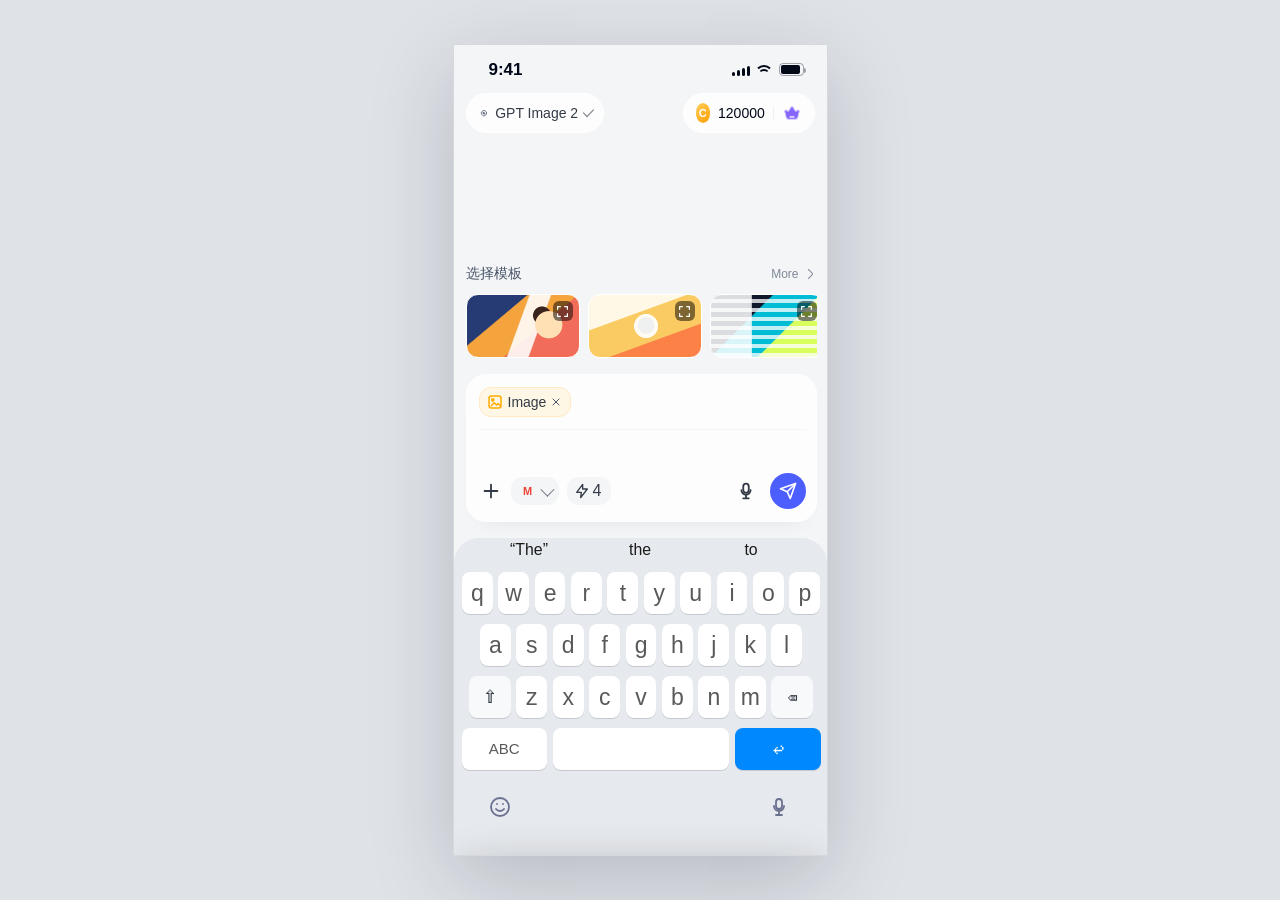
<file: publish.html>
<!doctype html>
<html lang="zh-CN">
<head>
  <meta charset="utf-8" />
  <meta name="viewport" content="width=device-width, initial-scale=1" />
  <title>Image Skill 上框原型</title>
  <style>
    :root {
      --bg-page: #f4f5f7;
      --bg-glass: rgba(255, 255, 255, 0.8);
      --bg-chip: #f4f5f7;
      --text-primary: #333b46;
      --text-strong: #000818;
      --text-secondary: #485568;
      --text-tertiary: #979fab;
      --border: #ffffff;
      --image: #ffaa00;
      --send: #4d5eff;
      --system-blue: #0088ff;
      font-family: Outfit, "PingFang SC", -apple-system, BlinkMacSystemFont, "Segoe UI", sans-serif;
    }

    * {
      box-sizing: border-box;
    }

    body {
      min-height: 100vh;
      margin: 0;
      display: grid;
      place-items: center;
      background: #dfe3e8;
      color: var(--text-primary);
    }

    .phone {
      position: relative;
      width: 375px;
      height: 812px;
      overflow: hidden;
      background: var(--bg-page);
      border: 1px solid rgba(0, 8, 24, 0.12);
      box-shadow: 0 24px 80px rgba(0, 8, 24, 0.18);
    }

    .ui-icon {
      width: 22px;
      height: 22px;
      display: block;
      fill: none;
      stroke: currentColor;
      stroke-width: 2;
      stroke-linecap: round;
      stroke-linejoin: round;
    }

    .status-bar {
      position: absolute;
      inset: 0 0 auto;
      height: 48px;
      color: var(--text-strong);
    }

    .time {
      position: absolute;
      left: 25px;
      top: 14px;
      width: 54px;
      text-align: center;
      font: 600 17px/22px "SF Pro Text", -apple-system, sans-serif;
    }

    .signals {
      position: absolute;
      right: 23px;
      top: 18px;
      display: flex;
      align-items: center;
      gap: 6px;
    }

    .cellular {
      display: flex;
      align-items: flex-end;
      gap: 2px;
      height: 12px;
    }

    .cellular span {
      width: 3px;
      border-radius: 2px;
      background: var(--text-strong);
    }

    .cellular span:nth-child(1) { height: 4px; }
    .cellular span:nth-child(2) { height: 6px; }
    .cellular span:nth-child(3) { height: 8px; }
    .cellular span:nth-child(4) { height: 10px; }

    .wifi {
      position: relative;
      width: 17px;
      height: 12px;
    }

    .wifi::before,
    .wifi::after {
      content: "";
      position: absolute;
      left: 50%;
      border: 2px solid var(--text-strong);
      border-color: var(--text-strong) transparent transparent transparent;
      border-radius: 50%;
      transform: translateX(-50%);
    }

    .wifi::before {
      top: 1px;
      width: 15px;
      height: 15px;
    }

    .wifi::after {
      top: 5px;
      width: 8px;
      height: 8px;
    }

    .battery {
      position: relative;
      width: 25px;
      height: 13px;
      border: 1.1px solid rgba(0, 8, 24, 0.35);
      border-radius: 4px;
      padding: 1px;
    }

    .battery::before {
      content: "";
      display: block;
      width: 19px;
      height: 9px;
      border-radius: 2px;
      background: var(--text-strong);
    }

    .battery::after {
      content: "";
      position: absolute;
      right: -3px;
      top: 4px;
      width: 2px;
      height: 5px;
      border-radius: 0 2px 2px 0;
      background: rgba(0, 8, 24, 0.35);
    }

    .topbar {
      position: absolute;
      left: 12px;
      right: 12px;
      top: 48px;
      height: 40px;
      display: flex;
      justify-content: space-between;
      align-items: center;
    }

    .pill {
      height: 40px;
      display: flex;
      align-items: center;
      gap: 6px;
      padding: 8px 12px;
      border: 1px solid var(--border);
      border-radius: 20px;
      background: var(--bg-glass);
      color: var(--text-primary);
      font-size: 14px;
      line-height: 21px;
      white-space: nowrap;
    }

    .model-pill {
      width: 138px;
    }

    .model-dot {
      width: 18px;
      height: 18px;
      display: grid;
      place-items: center;
      color: #65707e;
      font-size: 14px;
      line-height: 1;
    }

    .chevron {
      width: 10px;
      height: 10px;
      border-right: 1.6px solid currentColor;
      border-bottom: 1.6px solid currentColor;
      transform: rotate(45deg) translateY(-2px);
      opacity: 0.68;
    }

    .credit-pill {
      width: 132px;
      justify-content: center;
      gap: 8px;
      font: 500 14px/21px "PingFang SC", sans-serif;
      color: var(--text-strong);
    }

    .coin {
      width: 20px;
      height: 20px;
      display: grid;
      place-items: center;
      border-radius: 50%;
      color: #fff;
      background: linear-gradient(135deg, #ffce5b 0%, #ff9f00 100%);
      font-size: 11px;
      font-weight: 700;
    }

    .divider {
      width: 1px;
      height: 12px;
      background: #edeff1;
    }

    .vip {
      width: 20px;
      height: 20px;
      display: grid;
      place-items: center;
    }

    .template-section {
      position: absolute;
      left: 12px;
      top: 218px;
      width: 351px;
      height: 95px;
      display: grid;
      gap: 10px;
      overflow: hidden;
    }

    .template-head {
      display: flex;
      align-items: center;
      justify-content: space-between;
      height: 21px;
      color: var(--text-secondary);
      font-size: 14px;
      line-height: 21px;
    }

    .more {
      display: flex;
      align-items: center;
      gap: 4px;
      color: #7f8896;
      font-size: 12px;
      line-height: 18px;
    }

    .more-icon {
      width: 14px;
      height: 14px;
      flex: 0 0 auto;
    }

    .template-strip {
      width: 351px;
      display: flex;
      gap: 8px;
      overflow: hidden;
    }

    .template-card {
      position: relative;
      flex: 0 0 114px;
      height: 64px;
      overflow: hidden;
      border: 1px solid #fff;
      border-radius: 12px;
      background: #fff;
      cursor: pointer;
    }

    .expand {
      position: absolute;
      top: 6px;
      right: 6px;
      width: 20px;
      height: 20px;
      display: grid;
      place-items: center;
      border-radius: 6px;
      background: rgba(0, 0, 0, 0.5);
      color: #fff;
    }

    .expand .ui-icon {
      width: 13px;
      height: 13px;
      stroke-width: 2.2;
    }

    .art-portrait {
      background:
        radial-gradient(circle at 73% 48%, #ffe0b5 0 15%, transparent 16%),
        radial-gradient(circle at 67% 33%, #3c241e 0 10%, transparent 11%),
        linear-gradient(110deg, rgba(255, 255, 255, 0) 46%, rgba(255, 255, 255, 0.88) 47% 62%, rgba(255, 255, 255, 0) 63%),
        linear-gradient(140deg, #263a73 0 32%, #f5a43d 33% 59%, #f26d59 60% 100%);
    }

    .art-product {
      background:
        radial-gradient(circle at 51% 50%, rgba(255, 255, 255, 0.92) 0 18%, transparent 19%),
        radial-gradient(circle at 51% 49%, #333b46 0 12%, transparent 13%),
        linear-gradient(160deg, #fff8e6 0 34%, #facb63 35% 67%, #fb8147 68% 100%);
    }

    .art-poster {
      background:
        linear-gradient(90deg, rgba(255,255,255,.85) 0 36%, transparent 37%),
        repeating-linear-gradient(0deg, rgba(255,255,255,.76) 0 4px, transparent 4px 9px),
        linear-gradient(135deg, #10182c 0 35%, #00bcd4 36% 62%, #d8ff5b 63% 100%);
    }

    .art-scene {
      background:
        radial-gradient(circle at 70% 25%, #fff5a8 0 8%, transparent 9%),
        linear-gradient(180deg, #8dd4ff 0 48%, #fff 49% 52%, #1c9c6d 53% 100%);
    }

    .input-card {
      position: absolute;
      left: 12px;
      top: 329px;
      width: 351px;
      height: 148px;
      display: flex;
      flex-direction: column;
      justify-content: space-between;
      padding: 12px;
      border: 1.5px solid var(--border);
      border-radius: 20px;
      background: var(--bg-glass);
      box-shadow: 0 12px 20.8px -17px rgba(0, 8, 24, 0.12);
      transition: top 180ms ease, height 180ms ease;
    }

    .phone.has-template-applied .template-section {
      opacity: 0;
      pointer-events: none;
    }

    .input-card.has-reference,
    .input-card.has-prompt {
      top: 255px;
      height: 222px;
    }

    .reference-row {
      display: none;
      align-items: center;
      gap: 12px;
      height: 104px;
    }

    .input-card.has-reference .reference-row {
      display: flex;
    }

    .reference-thumb,
    .reference-add {
      position: relative;
      width: 104px;
      height: 104px;
      overflow: hidden;
      border: 1px solid #ffffff;
      border-radius: 16px;
      background: #f4f5f7;
    }

    .reference-thumb img {
      width: 100%;
      height: 100%;
      display: block;
      object-fit: cover;
      object-position: center;
    }

    .reference-remove {
      position: absolute;
      top: 8px;
      right: 8px;
      width: 22px;
      height: 22px;
      display: grid;
      place-items: center;
      border: 0;
      border-radius: 50%;
      background: rgba(0, 8, 24, 0.72);
      color: #ffffff;
      appearance: none;
    }

    .reference-remove .ui-icon {
      width: 13px;
      height: 13px;
      stroke-width: 2.4;
    }

    .reference-add {
      display: grid;
      place-items: center;
      color: var(--text-secondary);
    }

    .reference-add .ui-icon {
      width: 34px;
      height: 34px;
      stroke-width: 1.5;
    }

    .input-main {
      width: 327px;
      display: grid;
      gap: 12px;
    }

    .tag-row {
      height: 30px;
      display: flex;
      align-items: center;
      gap: 8px;
    }

    .skill-tag {
      height: 30px;
      display: flex;
      align-items: center;
      gap: 4px;
      border-radius: 12px;
      white-space: nowrap;
      font-size: 14px;
      line-height: 21px;
    }

    .skill-tag {
      padding: 0 8px 0 6px;
      border: 1px solid #ffe9c1;
      background: #fff7e6;
      color: var(--text-primary);
    }

    .skill-tag .ui-icon {
      width: 18px;
      height: 18px;
      color: var(--image);
    }

    .skill-tag .close {
      width: 12px;
      height: 12px;
      color: var(--text-secondary);
    }

    .rule {
      width: 327px;
      height: 1px;
      background: var(--bg-page);
    }

    .prompt {
      display: none;
      margin: 0;
      color: var(--text-primary);
      font: 400 15px/24px Outfit, "PingFang SC", sans-serif;
      overflow: hidden;
    }

    .input-card.has-prompt .prompt {
      display: block;
      height: 96px;
    }

    .input-card.has-reference .rule {
      display: none;
    }

    .input-actions {
      width: 327px;
      height: 36px;
      display: flex;
      align-items: center;
      justify-content: space-between;
    }

    .left-actions,
    .right-actions {
      display: flex;
      align-items: center;
      gap: 8px;
    }

    .right-actions {
      gap: 12px;
    }

    .icon-button {
      width: 24px;
      height: 24px;
      display: grid;
      place-items: center;
      color: var(--text-primary);
      background: transparent;
    }

    .mcp-chip,
    .cost-chip {
      height: 28px;
      display: flex;
      align-items: center;
      border-radius: 12px;
      background: var(--bg-chip);
      color: var(--text-primary);
    }

    .mcp-chip {
      gap: 4px;
      padding: 2px 8px;
    }

    .mcp-chip .gmail {
      width: 18px;
      height: 18px;
      display: grid;
      place-items: center;
      color: #ea4335;
      font-size: 11px;
      font-weight: 700;
    }

    .cost-chip {
      gap: 3px;
      padding: 0 10px 0 7px;
      font: 400 16px/24px Outfit, sans-serif;
    }

    .cost-chip .ui-icon {
      width: 16px;
      height: 16px;
      color: var(--text-primary);
    }

    .send-button {
      width: 36px;
      height: 36px;
      display: grid;
      place-items: center;
      border-radius: 50%;
      background: var(--send);
      color: #fff;
    }

    .send-button .ui-icon {
      width: 18px;
      height: 18px;
      stroke-width: 2.2;
    }

    .keyboard {
      position: absolute;
      left: 0;
      right: 0;
      top: 493px;
      height: 319px;
      overflow: hidden;
      border-radius: 25px 25px 0 0;
      background: #e6e9ed;
      font-family: "SF Pro Text", -apple-system, BlinkMacSystemFont, sans-serif;
    }

    .suggestions {
      height: 23px;
      display: grid;
      grid-template-columns: repeat(3, 1fr);
      align-items: center;
      padding: 0 20px;
      color: #1a1a1a;
      font-size: 15.858px;
      line-height: 21px;
      text-align: center;
    }

    .keys {
      display: grid;
      gap: 10px;
      padding: 11px 8px 0;
    }

    .key-row {
      height: 42px;
      display: flex;
      justify-content: center;
      gap: 5.6px;
    }

    .key {
      width: 30.8px;
      height: 42px;
      display: grid;
      place-items: center;
      border-radius: 8px;
      background: #fff;
      color: #595959;
      box-shadow: 0 1px 0 rgba(0, 8, 24, 0.14);
      font-size: 23px;
      line-height: 28px;
    }

    .key.utility {
      width: 42px;
      background: #f8f9fb;
      font-size: 18px;
      color: var(--text-primary);
    }

    .key.wide {
      width: 85.5px;
      font-size: 15px;
    }

    .key.space {
      width: 176.6px;
    }

    .key.return {
      width: 85.8px;
      color: #fff;
      background: var(--system-blue);
      font-size: 23px;
    }

    .keyboard-bottom {
      height: 65px;
      display: flex;
      align-items: flex-start;
      justify-content: space-between;
      padding: 25px 36px 0 34px;
      color: rgba(34, 43, 89, 0.63);
    }

    .keyboard-bottom .ui-icon {
      width: 24px;
      height: 24px;
      stroke-width: 1.8;
    }

    .template-modal {
      position: absolute;
      inset: 0;
      z-index: 20;
      display: flex;
      align-items: flex-end;
      justify-content: center;
      background: rgba(0, 8, 24, 0);
      pointer-events: none;
      transition: background 180ms ease;
    }

    .template-modal.is-open {
      background: rgba(0, 8, 24, 0.18);
      pointer-events: auto;
    }

    .template-sheet {
      width: 375px;
      padding: 0 0 24px;
      border: 1px solid rgba(255, 255, 255, 0.86);
      border-radius: 28px 28px 0 0;
      background: rgba(255, 255, 255, 0.98);
      box-shadow: 0 -18px 40px rgba(0, 8, 24, 0.18);
      transform: translateY(104%);
      transition: transform 220ms ease;
    }

    .template-modal.is-open .template-sheet {
      transform: translateY(0);
    }

    .detail-preview {
      position: relative;
      width: 100%;
      height: 343px;
      overflow: hidden;
      border-radius: 28px 28px 0 0;
      background: #0b1d62;
    }

    .detail-preview img {
      width: 100%;
      height: 100%;
      display: block;
      object-fit: cover;
      object-position: center;
    }

    .sheet-close {
      position: absolute;
      top: 24px;
      right: 28px;
      z-index: 2;
      width: 44px;
      height: 44px;
      display: grid;
      place-items: center;
      border: 0;
      border-radius: 22px;
      background: rgba(255, 255, 255, 0.76);
      color: #000818;
      box-shadow: 0 1px 6px rgba(0, 8, 24, 0.08);
      appearance: none;
    }

    .sheet-close .ui-icon {
      width: 22px;
      height: 22px;
      stroke-width: 2.2;
    }

    .detail-copy {
      padding: 18px 20px 0;
    }

    .detail-title {
      margin: 0;
      color: var(--text-strong);
      font: 500 20px/30px Outfit, sans-serif;
    }

    .detail-meta {
      margin: 4px 0 0;
      color: var(--text-tertiary);
      font: 400 13px/20px Outfit, sans-serif;
    }

    .detail-prompt {
      height: 86px;
      margin: 14px 0 0;
      overflow: hidden;
      color: var(--text-secondary);
      font: 400 14px/22px Outfit, "PingFang SC", sans-serif;
      cursor: pointer;
      transition: height 180ms ease;
    }

    .template-sheet.is-prompt-expanded .detail-prompt {
      height: auto;
      overflow: visible;
    }

    .sheet-actions {
      display: grid;
      grid-template-columns: 1fr 1fr;
      gap: 12px;
      margin: 18px 20px 0;
    }

    .sheet-action {
      height: 48px;
      border: 0;
      border-radius: 24px;
      font: 500 15px/22px Outfit, sans-serif;
      appearance: none;
    }

    .sheet-action.secondary {
      border: 1px solid #e1e3e7;
      background: #ffffff;
      color: var(--text-strong);
    }

    .sheet-action.primary {
      background: #000818;
      color: #ffffff;
    }
  </style>
</head>
<body>
  <svg aria-hidden="true" style="position:absolute;width:0;height:0;overflow:hidden">
    <symbol id="i-file-text" viewBox="0 0 24 24">
      <path d="M14 3H7a2 2 0 0 0-2 2v14a2 2 0 0 0 2 2h10a2 2 0 0 0 2-2V8z"/>
      <path d="M14 3v5h5"/>
      <path d="M9 13h6"/>
      <path d="M9 17h4"/>
    </symbol>
    <symbol id="i-image" viewBox="0 0 24 24">
      <rect x="4" y="4" width="16" height="16" rx="3"/>
      <circle cx="9" cy="9" r="1.5"/>
      <path d="m7 17 4-4 3 3 2-2 3 3"/>
    </symbol>
    <symbol id="i-send" viewBox="0 0 24 24">
      <path d="m22 2-7 20-4-9-9-4z"/>
      <path d="M22 2 11 13"/>
    </symbol>
    <symbol id="i-plus" viewBox="0 0 24 24">
      <path d="M12 5v14M5 12h14"/>
    </symbol>
    <symbol id="i-zap" viewBox="0 0 24 24">
      <path d="M13 2 4 14h7l-1 8 10-13h-7z"/>
    </symbol>
    <symbol id="i-x" viewBox="0 0 24 24">
      <path d="M18 6 6 18M6 6l12 12"/>
    </symbol>
    <symbol id="i-sparkles" viewBox="0 0 24 24">
      <path d="M13 3 11.4 8.4 6 10l5.4 1.6L13 17l1.6-5.4L20 10l-5.4-1.6L13 3Z"/>
      <path d="m5.5 15-.8 2.7-2.7.8 2.7.8.8 2.7.8-2.7 2.7-.8-2.7-.8-.8-2.7Z"/>
    </symbol>
    <symbol id="i-crop" viewBox="0 0 24 24">
      <path d="M6 2v14a2 2 0 0 0 2 2h14"/>
      <path d="M18 22V8a2 2 0 0 0-2-2H2"/>
    </symbol>
    <symbol id="i-maximize" viewBox="0 0 24 24">
      <path d="M8 3H3v5M16 3h5v5M8 21H3v-5M21 16v5h-5"/>
    </symbol>
    <symbol id="i-globe" viewBox="0 0 24 24">
      <circle cx="12" cy="12" r="10"/>
      <path d="M2 12h20M12 2a15 15 0 0 1 0 20M12 2a15 15 0 0 0 0 20"/>
    </symbol>
    <symbol id="i-mic" viewBox="0 0 24 24">
      <path d="M12 14a3 3 0 0 0 3-3V7a3 3 0 0 0-6 0v4a3 3 0 0 0 3 3Z"/>
      <path d="M17 11a5 5 0 0 1-10 0M12 16v4M9 20h6"/>
    </symbol>
    <symbol id="i-emoji" viewBox="0 0 24 24">
      <circle cx="12" cy="12" r="9"/>
      <path d="M8 14s1.5 2 4 2 4-2 4-2M9 9h.01M15 9h.01"/>
    </symbol>
  </svg>

  <main class="phone" aria-label="Image Skill 上框页面">
    <div class="status-bar" aria-hidden="true">
      <div class="time">9:41</div>
      <div class="signals">
        <div class="cellular"><span></span><span></span><span></span><span></span></div>
        <div class="wifi"></div>
        <div class="battery"></div>
      </div>
    </div>

    <header class="topbar">
      <div class="pill model-pill">
        <span class="model-dot">◉</span>
        <span>GPT Image 2</span>
        <span class="chevron"></span>
      </div>
      <div class="pill credit-pill">
        <span class="coin">C</span>
        <span>120000</span>
        <span class="divider"></span>
        <span class="vip">
          <svg width="20" height="20" viewBox="0 0 20 20" fill="none" xmlns="http://www.w3.org/2000/svg" aria-hidden="true">
            <path d="M2.4407 8.60397C2.12503 7.29319 3.56438 6.26385 4.70275 6.98629L5.95783 7.7828C6.14606 7.90226 6.39562 7.84478 6.51263 7.65503L8.72319 4.07033C9.30916 3.12011 10.6907 3.12011 11.2767 4.07033L13.4874 7.6552C13.6043 7.84489 13.8538 7.9024 14.042 7.78308L15.3018 6.98449C16.4405 6.26266 17.8793 7.29261 17.5631 8.60321L16.1868 14.3071C15.8618 15.6542 14.6563 16.6034 13.2705 16.6034H6.73044C5.34415 16.6034 4.13839 15.6536 3.81382 14.3058L2.4407 8.60397Z" fill="#8466FF"/>
            <path d="M8.72319 4.07033C9.30916 3.12011 10.6907 3.12011 11.2767 4.07033L13.4874 7.6552C13.5898 7.82117 13.7938 7.88581 13.9692 7.81925L14.042 7.78308L15.3018 6.98449C16.4405 6.26266 17.8793 7.29261 17.5631 8.60321L16.1868 14.3071L16.1157 14.5546C15.7105 15.769 14.5698 16.6034 13.2705 16.6034L13.27 15.8036C14.2863 15.8036 15.1703 15.107 15.4087 14.1191L16.7857 8.41593C16.9332 7.80432 16.2614 7.32322 15.73 7.66007L14.4702 8.4589C13.9056 8.81674 13.1571 8.64413 12.8062 8.07511L10.5962 4.49015C10.3227 4.04671 9.67727 4.04672 9.40382 4.49015L7.19386 8.07511C6.84281 8.64438 6.0935 8.81629 5.52882 8.45793L4.27393 7.66203C3.74269 7.32489 3.07096 7.80521 3.21827 8.41691L4.59132 14.1181C4.8293 15.1063 5.71356 15.8034 6.72999 15.8036L6.73044 16.6034C5.43099 16.6032 4.29021 15.7683 3.88526 14.5536L3.81382 14.3058L2.4407 8.60397C2.12503 7.29319 3.56438 6.26385 4.70275 6.98629L5.95783 7.7828C6.12268 7.88742 6.33469 7.85645 6.46339 7.71965L6.51263 7.65503L8.72319 4.07033ZM13.27 15.8036L13.2705 16.6034H6.73044L6.72999 15.8036H13.27Z" fill="white" fill-opacity="0.7"/>
            <path d="M12.0019 13.1503C12.3609 13.1503 12.6523 13.4417 12.6523 13.8007C12.6523 14.1597 12.3609 14.4511 12.0019 14.4511H8.0019C7.64292 14.4511 7.35151 14.1597 7.35151 13.8007C7.35151 13.4417 7.64292 13.1503 8.0019 13.1503H12.0019Z" fill="white"/>
          </svg>
        </span>
      </div>
    </header>

    <section class="template-section" aria-label="选择图片模板">
      <div class="template-head">
        <span>选择模板</span>
        <span class="more">
          More
          <svg class="more-icon" width="14" height="14" viewBox="0 0 14 14" fill="none" xmlns="http://www.w3.org/2000/svg" aria-hidden="true">
            <path fill-rule="evenodd" clip-rule="evenodd" d="M9.46306 5.83699C10.1036 6.47751 10.1036 7.52276 9.46306 8.16329L5.65972 11.9666C5.46837 12.158 5.15812 12.158 4.96676 11.9666C4.7754 11.7753 4.7754 11.465 4.96676 11.2737L8.77009 7.47032C9.0279 7.21251 9.0279 6.78776 8.77009 6.52995L4.96676 2.72662C4.7754 2.53526 4.7754 2.22501 4.96676 2.03365C5.15812 1.8423 5.46837 1.8423 5.65973 2.03365L9.46306 5.83699Z" fill="#7F8896"/>
          </svg>
        </span>
      </div>
      <div class="template-strip">
        <article class="template-card art-portrait" role="button" tabindex="0" aria-label="打开模板详情">
          <span class="expand"><svg class="ui-icon"><use href="#i-maximize"></use></svg></span>
        </article>
        <article class="template-card art-product" role="button" tabindex="0" aria-label="打开模板详情">
          <span class="expand"><svg class="ui-icon"><use href="#i-maximize"></use></svg></span>
        </article>
        <article class="template-card art-poster" role="button" tabindex="0" aria-label="打开模板详情">
          <span class="expand"><svg class="ui-icon"><use href="#i-maximize"></use></svg></span>
        </article>
        <article class="template-card art-scene" role="button" tabindex="0" aria-label="打开模板详情">
          <span class="expand"><svg class="ui-icon"><use href="#i-maximize"></use></svg></span>
        </article>
      </div>
    </section>

    <section class="input-card" aria-label="Image Skill 输入框">
      <div class="input-main">
        <div class="reference-row" aria-hidden="true">
          <div class="reference-thumb">
            <img src="[data-uri]" alt="Modern Coffee Culture Poster reference" />
            <button class="reference-remove" type="button" aria-label="移除参考图">
              <svg class="ui-icon"><use href="#i-x"></use></svg>
            </button>
          </div>
          <div class="reference-add" aria-label="添加参考图">
            <svg class="ui-icon"><use href="#i-plus"></use></svg>
          </div>
        </div>
        <div class="tag-row">
          <div class="skill-tag">
            <svg class="ui-icon"><use href="#i-image"></use></svg>
            <span class="skill-label">Image</span>
            <svg class="ui-icon close"><use href="#i-x"></use></svg>
          </div>
        </div>
        <div class="rule"></div>
        <p class="prompt" aria-hidden="true"></p>
      </div>
      <div class="input-actions">
        <div class="left-actions">
          <span class="icon-button"><svg class="ui-icon"><use href="#i-plus"></use></svg></span>
          <span class="mcp-chip"><span class="gmail">M</span><span class="chevron"></span></span>
          <span class="cost-chip"><svg class="ui-icon"><use href="#i-zap"></use></svg><span>4</span></span>
        </div>
        <div class="right-actions">
          <span class="icon-button"><svg class="ui-icon"><use href="#i-mic"></use></svg></span>
          <span class="send-button"><svg class="ui-icon"><use href="#i-send"></use></svg></span>
        </div>
      </div>
    </section>

    <section class="keyboard" aria-hidden="true">
      <div class="suggestions">
        <span>“The”</span>
        <span>the</span>
        <span>to</span>
      </div>
      <div class="keys">
        <div class="key-row">
          <span class="key">q</span><span class="key">w</span><span class="key">e</span><span class="key">r</span><span class="key">t</span><span class="key">y</span><span class="key">u</span><span class="key">i</span><span class="key">o</span><span class="key">p</span>
        </div>
        <div class="key-row">
          <span class="key">a</span><span class="key">s</span><span class="key">d</span><span class="key">f</span><span class="key">g</span><span class="key">h</span><span class="key">j</span><span class="key">k</span><span class="key">l</span>
        </div>
        <div class="key-row">
          <span class="key utility">⇧</span><span class="key">z</span><span class="key">x</span><span class="key">c</span><span class="key">v</span><span class="key">b</span><span class="key">n</span><span class="key">m</span><span class="key utility">⌫</span>
        </div>
        <div class="key-row">
          <span class="key wide">ABC</span><span class="key space"></span><span class="key return">↩</span>
        </div>
      </div>
      <div class="keyboard-bottom">
        <svg class="ui-icon"><use href="#i-emoji"></use></svg>
        <svg class="ui-icon"><use href="#i-mic"></use></svg>
      </div>
    </section>

    <section class="template-modal" aria-hidden="true">
      <div class="template-sheet" role="dialog" aria-modal="true" aria-label="模板详情">
        <div class="detail-preview">
          <img src="[data-uri]" alt="Modern Coffee Culture Poster preview" />
          <button class="sheet-close" type="button" aria-label="关闭模板详情">
            <svg class="ui-icon"><use href="#i-x"></use></svg>
          </button>
        </div>
        <div class="detail-copy">
          <h2 class="detail-title">Modern Coffee Culture Poster</h2>
          <p class="detail-meta">Poster|3:4|1080x1440</p>
          <p class="detail-prompt" role="button" tabindex="0" aria-expanded="false">generate a modern coffee culture poster for me: The main visual area is an arc-shaped cutout pattern against a deep royal blue background, showcasing a warm indoor coffee shop scene (based on a real photograph): two hands hold light blue gradient ceramic coffee cups adorned with latte art, gently clinking together</p>
        </div>
        <div class="sheet-actions">
          <button class="sheet-action secondary use-reference" type="button">As reference</button>
          <button class="sheet-action primary use-prompt" type="button">Use prompt</button>
        </div>
      </div>
    </section>
  </main>
  <script>
    const phone = document.querySelector(".phone");
    const modal = document.querySelector(".template-modal");
    const sheet = document.querySelector(".template-sheet");
    const closeButton = document.querySelector(".sheet-close");
    const promptText = document.querySelector(".detail-prompt");
    const inputCard = document.querySelector(".input-card");
    const inputPrompt = document.querySelector(".input-card .prompt");
    const skillLabel = document.querySelector(".skill-label");
    const referenceRow = document.querySelector(".reference-row");
    const referenceRemove = document.querySelector(".reference-remove");
    const referenceButton = document.querySelector(".use-reference");
    const promptButton = document.querySelector(".use-prompt");
    const costValue = document.querySelector(".cost-chip span");
    const templateCards = document.querySelectorAll(".template-card");
    const templatePrompt = promptText.textContent;

    function openTemplateDetail() {
      sheet.classList.remove("is-prompt-expanded");
      promptText.setAttribute("aria-expanded", "false");
      modal.classList.add("is-open");
      modal.setAttribute("aria-hidden", "false");
    }

    function closeTemplateDetail() {
      modal.classList.remove("is-open");
      modal.setAttribute("aria-hidden", "true");
      sheet.classList.remove("is-prompt-expanded");
      promptText.setAttribute("aria-expanded", "false");
    }

    function expandPrompt() {
      sheet.classList.add("is-prompt-expanded");
      promptText.setAttribute("aria-expanded", "true");
    }

    function resetInputState() {
      phone.classList.remove("has-template-applied");
      inputCard.classList.remove("has-reference", "has-prompt");
      skillLabel.textContent = "Image";
      inputPrompt.textContent = "";
      inputPrompt.setAttribute("aria-hidden", "true");
      referenceRow.setAttribute("aria-hidden", "true");
      costValue.textContent = "4";
    }

    function applyAsReference() {
      phone.classList.add("has-template-applied");
      inputCard.classList.add("has-reference");
      inputCard.classList.remove("has-prompt");
      skillLabel.textContent = "Images";
      inputPrompt.textContent = "";
      inputPrompt.setAttribute("aria-hidden", "true");
      referenceRow.setAttribute("aria-hidden", "false");
      costValue.textContent = "1";
      closeTemplateDetail();
    }

    function applyPrompt() {
      phone.classList.add("has-template-applied");
      inputCard.classList.add("has-prompt");
      inputCard.classList.remove("has-reference");
      skillLabel.textContent = "Image";
      inputPrompt.textContent = templatePrompt;
      inputPrompt.setAttribute("aria-hidden", "false");
      referenceRow.setAttribute("aria-hidden", "true");
      costValue.textContent = "4";
      closeTemplateDetail();
    }

    templateCards.forEach((card) => {
      card.addEventListener("click", openTemplateDetail);
      card.addEventListener("keydown", (event) => {
        if (event.key === "Enter" || event.key === " ") {
          event.preventDefault();
          openTemplateDetail();
        }
      });
    });

    promptText.addEventListener("click", expandPrompt);
    promptText.addEventListener("keydown", (event) => {
      if (event.key === "Enter" || event.key === " ") {
        event.preventDefault();
        expandPrompt();
      }
    });

    referenceButton.addEventListener("click", applyAsReference);
    promptButton.addEventListener("click", applyPrompt);
    referenceRemove.addEventListener("click", resetInputState);
    closeButton.addEventListener("click", closeTemplateDetail);
    modal.addEventListener("click", (event) => {
      if (!sheet.contains(event.target)) {
        closeTemplateDetail();
      }
    });
  </script>
</body>
</html>
</file>
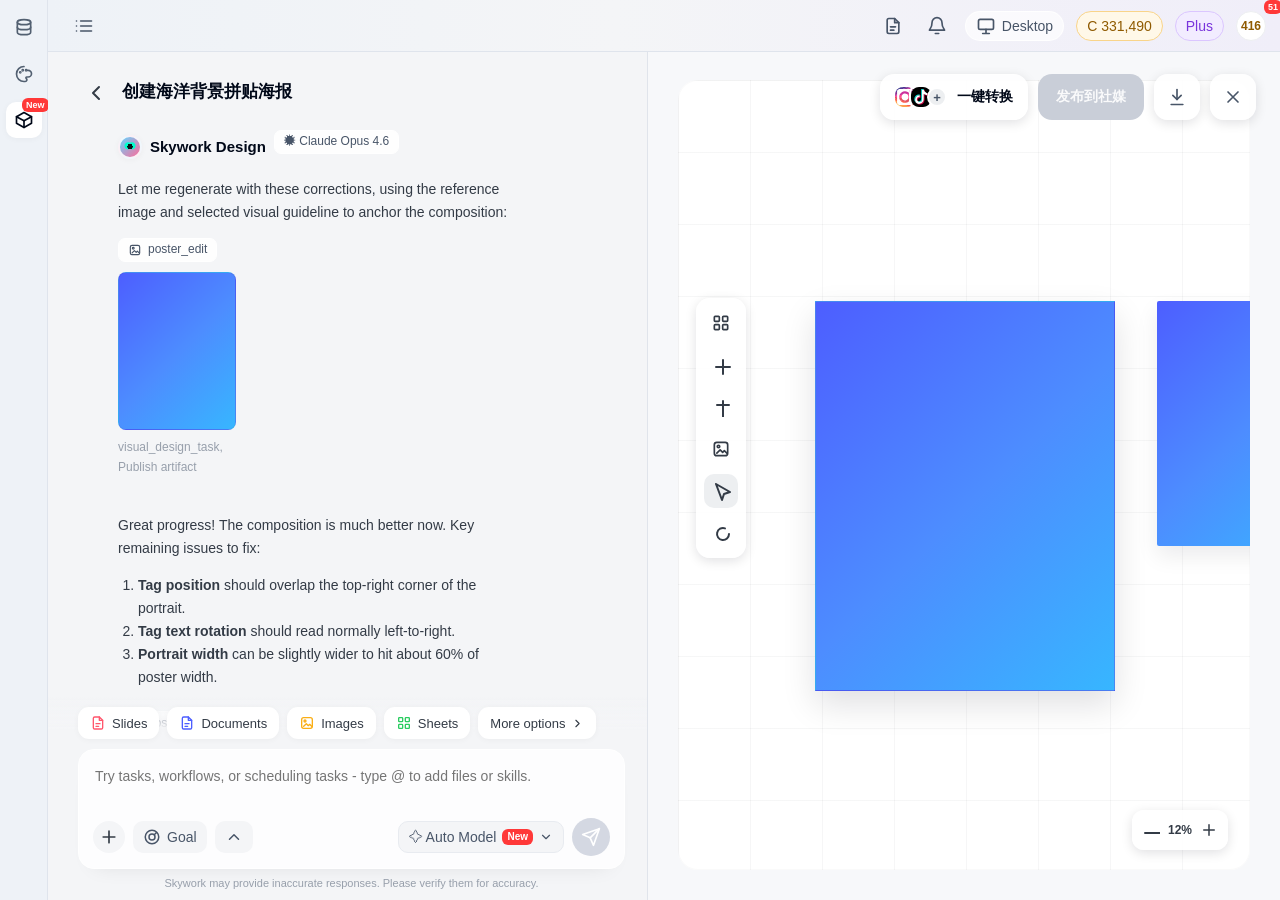
<file: skywork-poster-publish-flow.html>
<!doctype html>
<html lang="zh-CN">
<head>
  <meta charset="utf-8" />
  <meta name="viewport" content="width=device-width, initial-scale=1" />
  <title>Skywork 社媒发布流程原型</title>
  <meta name="description" content="Skywork 从项目页选择海报产物、配置社媒账号与发布文案，并预览发布效果的端到端交互原型。" />
  <meta property="og:title" content="Skywork 社媒发布流程原型" />
  <meta property="og:description" content="项目页到社媒发布页的原型，覆盖图片选择、账号绑定、文案编辑、定时发布、预览和发布成功状态。" />
  <link rel="icon" href="data:image/svg+xml,%3Csvg xmlns='http://www.w3.org/2000/svg' viewBox='0 0 32 32'%3E%3Crect width='32' height='32' rx='10' fill='%23F4F5F7'/%3E%3Cpath d='M7 12h10' stroke='%234D5EFF' stroke-width='6' stroke-linecap='round'/%3E%3Cpath d='M15 20h10' stroke='%2300FFCE' stroke-width='6' stroke-linecap='round'/%3E%3C/svg%3E" />
  <style>
    :root {
      --bg-page: #f4f5f7;
      --bg-rail: #eef1f5;
      --bg-card: rgba(255, 255, 255, 0.9);
      --bg-glass: rgba(255, 255, 255, 0.82);
      --bg-chip: #edeff1;
      --bg-soft: #f9fafc;
      --text-primary: #333b46;
      --text-strong: #000818;
      --text-secondary: #485568;
      --text-tertiary: #979fab;
      --text-quaternary: #7f8896;
      --brand-blue: #4d5eff;
      --brand-cyan: #00ffce;
      --accent-orange: #ffaa00;
      --func-image: #faae15;
      --func-video: #ff4ad5;
      --func-doc: #4d5eff;
      --success: #18bf83;
      --danger: #ff576d;
      --border-default: #ffffff;
      --border-subtle: #edeff1;
      --shadow-card: 0 1px 6px rgba(0, 8, 24, 0.04);
      --shadow-float: 0 3px 12px rgba(0, 8, 24, 0.12);
      --shadow-input: 0 12px 20.8px -17px rgba(0, 8, 24, 0.12);
      font-family: Outfit, "PingFang SC", "Microsoft YaHei", Arial, sans-serif;
    }

    * {
      box-sizing: border-box;
    }

    html,
    body {
      margin: 0;
      min-width: 1160px;
      min-height: 720px;
      color: var(--text-primary);
      background: var(--bg-page);
      overflow-x: hidden;
    }

    button,
    input,
    textarea {
      font: inherit;
    }

    button {
      border: 0;
      cursor: pointer;
    }

    textarea {
      resize: none;
    }

    .ui-icon {
      width: 20px;
      height: 20px;
      display: block;
      fill: none;
      stroke: currentColor;
      stroke-width: 2;
      stroke-linecap: round;
      stroke-linejoin: round;
      flex: 0 0 auto;
    }

    .app-shell {
      min-height: 100vh;
      display: grid;
      grid-template-columns: 48px 240px minmax(920px, 1fr);
      grid-template-rows: 52px 1fr;
    }

    .app-shell.detail-mode {
      grid-template-columns: 48px minmax(0, 1fr);
    }

    .app-shell.detail-mode .project-side {
      display: none;
    }

    .app-shell.detail-mode .topbar,
    .app-shell.detail-mode .workspace {
      grid-column: 2;
    }

    .icon-rail {
      grid-row: 1 / span 2;
      background: #eef2f7;
      border-right: 1px solid #dfe4ec;
      padding: 10px 8px 14px;
      display: flex;
      flex-direction: column;
      align-items: center;
      gap: 10px;
    }

    .sky-logo {
      width: 28px;
      height: 28px;
      position: relative;
      flex: 0 0 auto;
    }

    .sky-logo::before,
    .sky-logo::after {
      content: "";
      position: absolute;
      width: 18px;
      height: 10px;
      border-radius: 999px;
      transform: rotate(-35deg);
    }

    .sky-logo::before {
      left: 2px;
      top: 6px;
      background: var(--brand-blue);
    }

    .sky-logo::after {
      right: 2px;
      bottom: 6px;
      background: var(--brand-cyan);
    }

    .rail-btn {
      width: 36px;
      height: 36px;
      border-radius: 10px;
      display: grid;
      place-items: center;
      color: #526071;
      background: transparent;
      position: relative;
    }

    .rail-btn.active {
      background: #fff;
      color: var(--text-strong);
      box-shadow: var(--shadow-card);
    }

    .rail-badge {
      position: absolute;
      top: -4px;
      right: -7px;
      height: 14px;
      padding: 0 4px;
      border-radius: 6px;
      color: #fff;
      background: #ff3838;
      font-size: 9px;
      line-height: 14px;
      font-weight: 700;
    }

    .project-side {
      grid-column: 2;
      grid-row: 1 / span 2;
      border-right: 1px solid #dfe4ec;
      background: rgba(255, 255, 255, 0.62);
      padding: 10px 12px 20px;
      overflow: hidden;
    }

    .project-side.knowledge-mode {
      background: rgba(255, 255, 255, 0.82);
      padding: 22px 12px;
    }

    .side-panel-view {
      display: block;
    }

    .knowledge-nav {
      display: none;
    }

    .project-side.knowledge-mode .project-nav {
      display: none;
    }

    .project-side.knowledge-mode .knowledge-nav {
      display: block;
    }

    .knowledge-side-title {
      margin: 0 0 22px;
      color: var(--text-strong);
      font-size: 20px;
      line-height: 1.4;
      font-weight: 700;
    }

    .knowledge-create {
      width: 100%;
      height: 44px;
      border-radius: 12px;
      border: 1.5px dashed #6a7aff;
      display: grid;
      place-items: center;
      color: var(--brand-blue);
      background: transparent;
      font-size: 14px;
      font-weight: 600;
      margin-bottom: 18px;
    }

    .knowledge-list {
      display: grid;
      gap: 10px;
    }

    .knowledge-item {
      width: 100%;
      min-height: 60px;
      border-radius: 12px;
      display: grid;
      grid-template-columns: 38px 1fr auto;
      align-items: center;
      gap: 10px;
      padding: 8px 10px;
      color: var(--text-secondary);
      background: transparent;
      text-align: left;
    }

    .knowledge-item.active {
      color: var(--brand-blue);
      background: #e9ecff;
    }

    .knowledge-icon {
      width: 36px;
      height: 36px;
      border-radius: 10px;
      display: grid;
      place-items: center;
      color: var(--brand-blue);
      background: #eef1ff;
    }

    .knowledge-item.active .knowledge-icon {
      background: #dfe5ff;
    }

    .knowledge-icon.asset {
      color: #6c47ff;
      background: #f2ecff;
    }

    .knowledge-icon.spec {
      color: #12a66d;
      background: #dcf8ec;
    }

    .knowledge-item strong {
      display: block;
      color: currentColor;
      font-size: 14px;
      line-height: 1.45;
      font-weight: 700;
    }

    .knowledge-meta {
      display: block;
      color: var(--text-tertiary);
      font-size: 12px;
      line-height: 1.45;
      margin-top: 1px;
      font-weight: 400;
    }

    .knowledge-count {
      min-width: 30px;
      height: 22px;
      border-radius: 999px;
      display: grid;
      place-items: center;
      padding: 0 8px;
      color: var(--text-tertiary);
      background: #eef0f4;
      font-size: 12px;
      font-weight: 700;
    }

    .knowledge-item.active .knowledge-count {
      color: #fff;
      background: #6380ff;
    }

    .brand-row {
      height: 38px;
      display: flex;
      align-items: center;
      gap: 9px;
      margin-bottom: 10px;
    }

    .brand-word {
      color: var(--text-strong);
      font-size: 22px;
      font-weight: 500;
      letter-spacing: 0;
    }

    .design-pill {
      height: 28px;
      padding: 0 10px;
      border-radius: 12px;
      display: inline-flex;
      align-items: center;
      gap: 6px;
      color: var(--text-secondary);
      background: #fff;
      font-size: 13px;
      box-shadow: var(--shadow-card);
    }

    .beta {
      color: #ff8c00;
      font-size: 10px;
      font-weight: 700;
    }

    .new-project {
      width: 100%;
      height: 40px;
      border-radius: 8px;
      display: flex;
      align-items: center;
      gap: 8px;
      padding: 0 14px;
      color: var(--text-strong);
      background: #fff;
      font-size: 15px;
      font-weight: 500;
      box-shadow: var(--shadow-card);
      margin-bottom: 12px;
    }

    .side-group {
      display: grid;
      gap: 4px;
      margin: 10px 0 16px;
    }

    .side-link {
      min-height: 34px;
      border-radius: 8px;
      padding: 0 8px;
      display: flex;
      align-items: center;
      gap: 10px;
      color: #596678;
      background: transparent;
      text-align: left;
      font-size: 14px;
      font-weight: 500;
    }

    .side-link.active {
      color: var(--brand-blue);
      background: #eef1ff;
    }

    .side-link .ui-icon {
      width: 18px;
      height: 18px;
    }

    .side-section-title {
      display: flex;
      align-items: center;
      justify-content: space-between;
      color: var(--text-secondary);
      font-size: 14px;
      font-weight: 700;
      padding: 8px 8px 6px;
    }

    .project-list {
      display: grid;
      gap: 2px;
      max-height: calc(100vh - 276px);
      overflow: hidden;
    }

    .project-item {
      min-height: 31px;
      border-radius: 8px;
      padding: 0 8px;
      display: flex;
      align-items: center;
      justify-content: space-between;
      gap: 8px;
      color: #667286;
      background: transparent;
      font-size: 13px;
      text-align: left;
    }

    .project-item.active {
      color: var(--brand-blue);
    }

    .sync-dot {
      width: 14px;
      height: 14px;
      border-radius: 50%;
      background: conic-gradient(from 90deg, var(--brand-blue), var(--brand-cyan), #ffae2b, var(--brand-blue));
    }

    .topbar {
      grid-column: 3;
      grid-row: 1;
      height: 52px;
      display: flex;
      align-items: center;
      justify-content: space-between;
      padding: 0 14px 0 20px;
      border-bottom: 1px solid #dfe4ec;
      background: linear-gradient(90deg, #eef2f7 0%, #f4f5f7 46%, #f0eef9 100%);
    }

    .top-left,
    .top-actions {
      display: flex;
      align-items: center;
      gap: 12px;
    }

    .hamburger,
    .top-icon {
      width: 32px;
      height: 32px;
      border-radius: 10px;
      display: grid;
      place-items: center;
      color: var(--text-secondary);
      background: transparent;
    }

    .top-chip {
      height: 30px;
      border-radius: 16px;
      padding: 0 10px;
      display: inline-flex;
      align-items: center;
      gap: 6px;
      color: var(--text-secondary);
      background: rgba(255, 255, 255, 0.66);
      border: 1px solid rgba(255, 255, 255, 0.88);
      font-size: 14px;
      font-weight: 500;
      white-space: nowrap;
    }

    .credit-chip {
      color: #8f5a00;
      border-color: #f9d48a;
      background: #fff8e8;
    }

    .plan-chip {
      color: #7a35dc;
      border-color: #dbc6ff;
      background: #f2ecff;
    }

    .avatar-chip {
      width: 30px;
      height: 30px;
      border-radius: 50%;
      display: grid;
      place-items: center;
      color: #8f5a00;
      background: #fff;
      border: 1px solid var(--border-subtle);
      font-size: 12px;
      font-weight: 700;
    }

    .workspace {
      grid-column: 3;
      grid-row: 2;
      min-height: calc(100vh - 52px);
      position: relative;
      overflow: hidden;
    }

    .screen {
      display: none;
      height: calc(100vh - 52px);
      min-height: 668px;
    }

    .screen.active {
      display: block;
    }

    .start-screen {
      position: relative;
      padding: 132px 36px 48px;
      overflow: auto;
      background:
        linear-gradient(rgba(229, 232, 238, 0.42) 1px, transparent 1px),
        linear-gradient(90deg, rgba(229, 232, 238, 0.42) 1px, transparent 1px),
        var(--bg-page);
      background-size: 80px 80px;
      background-position: center 110px;
    }

    .home-stage {
      width: min(860px, calc(100vw - 440px));
      margin: 0 auto;
    }

    .hero {
      display: flex;
      align-items: center;
      gap: 12px;
      margin: 0 0 22px;
    }

    .bot-avatar,
    .chat-avatar {
      width: 48px;
      height: 48px;
      border-radius: 50%;
      display: grid;
      place-items: center;
      flex: 0 0 auto;
      background:
        radial-gradient(circle at 50% 48%, #031418 0 18%, transparent 19%),
        radial-gradient(circle at 40% 44%, #00ffce 0 3px, transparent 4px),
        radial-gradient(circle at 60% 44%, #00ffce 0 3px, transparent 4px),
        linear-gradient(135deg, #64d5ff, #ff6b9a);
      border: 4px solid rgba(255, 255, 255, 0.88);
      box-shadow: var(--shadow-card);
    }

    .hero-kicker {
      margin: 0 0 2px;
      color: var(--text-secondary);
      font-size: 16px;
      line-height: 1.4;
    }

    .hero-title {
      margin: 0;
      color: var(--text-strong);
      font-size: 24px;
      line-height: 1.2;
      font-weight: 600;
      letter-spacing: 0;
    }

    .hero-title .accent {
      color: #ff9f00;
    }

    .composer {
      position: relative;
      min-height: 204px;
      border-radius: 20px;
      background: rgba(255, 255, 255, 0.84);
      border: 1.5px solid #fff;
      box-shadow: var(--shadow-input);
      padding: 14px 16px 12px;
    }

    .reference-thumb {
      position: absolute;
      top: 14px;
      left: 16px;
      width: 52px;
      height: 52px;
      border-radius: 10px;
      background:
        radial-gradient(circle at 56% 48%, rgba(0, 255, 206, 0.8), transparent 12%),
        radial-gradient(circle at 34% 30%, rgba(77, 94, 255, 0.9), transparent 20%),
        linear-gradient(135deg, #071126, #243b85 48%, #081119);
      box-shadow: var(--shadow-card);
    }

    .reference-thumb .tiny-x {
      position: absolute;
      right: -7px;
      top: -7px;
      width: 18px;
      height: 18px;
      border-radius: 50%;
      display: grid;
      place-items: center;
      color: #fff;
      background: rgba(0, 8, 24, 0.62);
      font-size: 14px;
      line-height: 1;
    }

    .selected-row {
      min-height: 62px;
      margin-left: 66px;
      display: flex;
      align-items: center;
      gap: 8px;
      flex-wrap: wrap;
    }

    .attached-chip,
    .mode-chip,
    .model-chip {
      height: 30px;
      border-radius: 12px;
      display: inline-flex;
      align-items: center;
      gap: 6px;
      padding: 0 9px;
      color: var(--text-primary);
      background: #f4f5f7;
      border: 1px solid transparent;
      font-size: 14px;
      white-space: nowrap;
    }

    .attached-chip.image {
      color: #9c6100;
      background: #fff3d8;
      border-color: #ffe4ad;
    }

    .attached-chip.spec {
      color: #6f48c9;
      background: #f2ecff;
      border-color: #e2d5ff;
    }

    .chip-close {
      width: 16px;
      height: 16px;
      border-radius: 50%;
      display: inline-grid;
      place-items: center;
      color: currentColor;
      background: transparent;
      padding: 0;
      margin-left: -2px;
      opacity: 0.75;
    }

    .chip-close:hover {
      background: rgba(0, 8, 24, 0.08);
      opacity: 1;
    }

    .chip-close .ui-icon {
      width: 12px;
      height: 12px;
    }

    .composer-input {
      width: 100%;
      min-height: 44px;
      margin-top: 10px;
      border: 0;
      outline: 0;
      background: transparent;
      color: var(--text-primary);
      font-size: 16px;
      line-height: 1.6;
      padding: 0;
    }

    .prompt-line {
      display: flex;
      align-items: flex-start;
      gap: 8px;
      margin-top: 8px;
      color: var(--text-primary);
      font-size: 16px;
      line-height: 1.6;
    }

    .skill-chip {
      height: 28px;
      border-radius: 10px;
      display: inline-flex;
      align-items: center;
      gap: 6px;
      padding: 0 10px;
      color: #9c6100;
      background: #fff3d8;
      border: 1px solid #ffe4ad;
      font-size: 14px;
      font-weight: 600;
      flex: 0 0 auto;
    }

    .prompt-text {
      min-width: 0;
      flex: 1;
    }

    .composer-input::placeholder {
      color: var(--text-tertiary);
    }

    .composer-toolbar {
      min-height: 42px;
      margin-top: 12px;
      padding-top: 12px;
      border-top: 1px solid var(--border-subtle);
      display: flex;
      align-items: center;
      justify-content: space-between;
      gap: 16px;
    }

    .toolbar-left,
    .toolbar-right {
      display: flex;
      align-items: center;
      gap: 8px;
      min-width: 0;
      flex-wrap: wrap;
    }

    .composer-options {
      margin: 10px -16px -12px;
      padding: 13px 16px 0;
      border-top: 1px solid var(--border-subtle);
      display: flex;
      align-items: center;
      gap: 8px;
      flex-wrap: wrap;
      position: relative;
    }

    .composer-dropdown {
      position: relative;
    }

    .composer-option-btn {
      height: 32px;
      min-width: 112px;
      border-radius: 10px;
      display: inline-flex;
      align-items: center;
      gap: 6px;
      padding: 0 10px;
      color: var(--text-secondary);
      background: #f9fafc;
      border: 1px solid #e3e7ee;
      font-size: 12px;
      font-weight: 500;
      white-space: nowrap;
    }

    .composer-option-btn.primary {
      color: var(--text-strong);
      background: #fff;
      font-weight: 600;
    }

    .composer-option-btn strong {
      color: var(--text-strong);
      font-weight: 600;
    }

    .composer-menu {
      position: absolute;
      left: 0;
      top: 38px;
      width: 252px;
      max-height: 342px;
      overflow: auto;
      border-radius: 12px;
      background: #fff;
      border: 1px solid #e6e9ef;
      box-shadow: 0 16px 38px rgba(0, 8, 24, 0.13);
      padding: 8px;
      display: none;
      z-index: 20;
    }

    .composer-menu.show {
      display: grid;
      gap: 8px;
    }

    .composer-menu.searchable {
      width: 288px;
    }

    .composer-dropdown:nth-child(4) .composer-menu {
      width: 344px;
      right: 0;
      left: auto;
    }

    .composer-menu-search {
      height: 34px;
      border-radius: 10px;
      display: flex;
      align-items: center;
      gap: 8px;
      padding: 0 10px;
      color: var(--text-tertiary);
      background: #f4f5f7;
      margin-bottom: 8px;
      font-size: 13px;
    }

    .composer-menu-search input {
      width: 100%;
      border: 0;
      outline: 0;
      background: transparent;
      color: var(--text-primary);
    }

    .composer-menu-label {
      margin: 4px 4px 2px;
      color: var(--text-tertiary);
      font-size: 11px;
      font-weight: 700;
      text-transform: uppercase;
    }

    .composer-menu-item {
      min-height: 40px;
      border-radius: 9px;
      display: flex;
      align-items: center;
      justify-content: space-between;
      gap: 10px;
      padding: 7px 10px;
      color: var(--text-primary);
      text-align: left;
      background: transparent;
      font-size: 13px;
    }

    .composer-menu-item:hover,
    .composer-menu-item.active {
      background: #f4f5f7;
    }

    .composer-menu-item span,
    .composer-menu-item strong {
      display: block;
    }

    .composer-menu-item strong {
      color: var(--text-strong);
      font-size: 13px;
      line-height: 1.25;
      white-space: nowrap;
    }

    .composer-menu-item span {
      margin-top: 2px;
      color: var(--text-tertiary);
      font-size: 11px;
      line-height: 1.25;
      white-space: nowrap;
    }

    .round-icon {
      width: 32px;
      height: 32px;
      border-radius: 50%;
      display: grid;
      place-items: center;
      color: var(--text-primary);
      background: #f4f5f7;
    }

    .round-icon.active {
      background: #edeff1;
    }

    .action-chip {
      height: 32px;
      border-radius: 10px;
      display: inline-flex;
      align-items: center;
      gap: 6px;
      padding: 0 10px;
      color: var(--text-secondary);
      background: #f4f5f7;
      font-size: 14px;
      font-weight: 500;
      white-space: nowrap;
    }

    .model-chip {
      height: 34px;
      color: var(--text-secondary);
      background: #f4f5f7;
      border-color: #e8ebf0;
    }

    .send-btn {
      width: 38px;
      height: 38px;
      border-radius: 50%;
      display: grid;
      place-items: center;
      color: #fff;
      background: var(--text-strong);
      box-shadow: var(--shadow-card);
    }

    .add-menu {
      position: absolute;
      left: 16px;
      bottom: -222px;
      width: 300px;
      padding: 8px;
      border-radius: 12px;
      background: #fff;
      box-shadow: 0 18px 44px rgba(0, 8, 24, 0.16);
      border: 1px solid var(--border-subtle);
      display: none;
      z-index: 4;
    }

    .add-menu.show {
      display: block;
    }

    .add-menu-item {
      width: 100%;
      min-height: 42px;
      border-radius: 9px;
      display: grid;
      grid-template-columns: 24px 1fr 18px;
      align-items: center;
      gap: 8px;
      padding: 0 10px;
      color: var(--text-primary);
      background: transparent;
      text-align: left;
      font-size: 15px;
    }

    .add-menu-item:hover,
    .add-menu-item.featured {
      background: #f4f5f7;
    }

    .add-menu-item.featured {
      color: var(--brand-blue);
      font-weight: 600;
    }

    .mini-link {
      height: 30px;
      border-radius: 9px;
      display: inline-flex;
      align-items: center;
      gap: 6px;
      padding: 0 10px;
      color: var(--text-strong);
      background: #edeff1;
      font-size: 13px;
      font-weight: 500;
      text-decoration: none;
      white-space: nowrap;
    }

    .recommend-section {
      width: min(624px, 100%);
      margin-top: 24px;
    }

    .recommend-title {
      margin: 0 0 12px;
      color: var(--text-secondary);
      font-size: 14px;
      font-weight: 600;
    }

    .recommend-grid {
      display: grid;
      grid-template-columns: repeat(4, 1fr);
      gap: 14px 12px;
    }

    .recommend-card {
      min-width: 0;
      text-align: left;
      background: transparent;
    }

    .template-preview {
      height: 146px;
      border-radius: 10px;
      border: 1px solid #dfe3ea;
      background: #f4f5f7;
      display: grid;
      place-items: center;
      position: relative;
      overflow: hidden;
      margin-bottom: 8px;
    }

    .template-art {
      position: relative;
      border-radius: 6px;
      box-shadow: 0 8px 18px rgba(0, 8, 24, 0.16);
      display: grid;
      place-items: center;
    }

    .template-art.story {
      width: 72px;
      height: 118px;
      background: linear-gradient(160deg, #d4359b, #4667f0);
    }

    .template-art.square-hot {
      width: 102px;
      height: 102px;
      background: linear-gradient(135deg, #b826e9, #fb1e25 48%, #ffb844);
    }

    .template-art.cover {
      width: 124px;
      height: 66px;
      background: #d25287;
    }

    .template-art.square-social {
      width: 102px;
      height: 102px;
      background: linear-gradient(135deg, #8d2bff, #fa0fb9);
    }

    .template-art.linkedin-post {
      width: 124px;
      height: 66px;
      background: #0d93c8;
    }

    .template-art.linkedin-video {
      width: 124px;
      height: 66px;
      background: linear-gradient(135deg, #2c7894, #36c4c2);
    }

    .template-art.tiktok {
      width: 72px;
      height: 118px;
      background: linear-gradient(180deg, #05040a, #15142a);
    }

    .template-art.x-post {
      width: 124px;
      height: 66px;
      background: linear-gradient(135deg, #111, #2e2e2e);
    }

    .platform-badge {
      position: absolute;
      top: 10px;
      left: 10px;
      min-width: 20px;
      height: 20px;
      border-radius: 5px;
      display: inline-grid;
      place-items: center;
      color: #fff;
      background: #0b84ff;
      font-size: 11px;
      font-weight: 700;
    }

    .platform-badge.instagram {
      background: linear-gradient(135deg, #ff7a00, #e3287b);
    }

    .platform-badge.dark {
      background: #05070d;
    }

    .play-dot {
      width: 34px;
      height: 34px;
      border-radius: 50%;
      display: grid;
      place-items: center;
      color: #fff;
      background: rgba(0, 8, 24, 0.38);
      font-size: 11px;
    }

    .template-name {
      display: block;
      color: var(--text-strong);
      font-size: 14px;
      line-height: 1.2;
      font-weight: 700;
      white-space: nowrap;
      overflow: hidden;
      text-overflow: ellipsis;
    }

    .template-meta {
      display: block;
      margin-top: 4px;
      color: var(--text-tertiary);
      font-size: 12px;
      line-height: 1.2;
      white-space: nowrap;
    }

    .project-page {
      height: 100%;
      display: grid;
      grid-template-columns: 610px minmax(540px, 1fr);
      background: var(--bg-page);
    }

    .publish-page {
      height: 100%;
      display: grid;
      grid-template-columns: minmax(520px, 1fr) 430px;
      gap: 0;
      background: var(--bg-page);
    }

    .publish-media-side {
      min-width: 0;
      padding: 24px 28px 28px;
      border-right: 1px solid #e0e4eb;
      display: grid;
      grid-template-rows: auto 1fr;
      gap: 20px;
      overflow: auto;
    }

    .publish-page-head {
      height: 40px;
      display: flex;
      align-items: center;
      gap: 12px;
      color: var(--text-strong);
      font-size: 18px;
      font-weight: 700;
    }

    .publish-image-stage {
      min-height: 560px;
      border-radius: 20px;
      padding: 18px;
      background: #fff;
      box-shadow: inset 0 0 0 1px rgba(0, 0, 0, 0.03);
      overflow: auto;
    }

    .publish-selected-image {
      position: relative;
      width: min(390px, 58vh);
      aspect-ratio: 3 / 4;
      border: 2px solid #4d8dff;
      background: linear-gradient(135deg, #4d5eff 0%, #4d8dff 52%, #37b6ff 100%);
      box-shadow: 0 18px 46px rgba(0, 8, 24, 0.16);
    }

    .publish-selected-image::before {
      content: none;
    }

    .publish-preview-grid {
      display: grid;
      grid-template-columns: repeat(2, minmax(220px, 1fr));
      gap: 16px;
      align-items: start;
    }

    .publish-original-preview {
      min-height: 420px;
      border-radius: 16px;
      display: grid;
      place-items: center;
      background: #f9fafc;
      border: 1px solid var(--border-subtle);
      padding: 24px;
    }

    .publish-original-art {
      width: min(390px, 56vh);
      aspect-ratio: 3 / 4;
      border: 2px solid #4d8dff;
      background: linear-gradient(135deg, #4d5eff 0%, #4d8dff 52%, #37b6ff 100%);
      box-shadow: 0 18px 46px rgba(0, 8, 24, 0.14);
    }

    .social-preview-card {
      min-width: 0;
      background: transparent;
    }

    .social-preview-frame {
      border-radius: 16px;
      background: #fff;
      border: 1px solid #dfe4ec;
      box-shadow: var(--shadow-card);
      overflow: hidden;
    }

    .social-preview-meta {
      height: 38px;
      display: flex;
      align-items: center;
      gap: 8px;
      padding: 0 2px 8px;
      color: var(--text-strong);
      font-size: 12px;
      font-weight: 700;
    }

    .social-preview-meta .platform-mark {
      width: 22px;
      height: 22px;
      border-radius: 7px;
    }

    .social-preview-meta small {
      margin-left: auto;
      color: var(--text-tertiary);
      font-size: 11px;
      font-weight: 600;
    }

    .preview-avatar {
      width: 28px;
      height: 28px;
      border-radius: 50%;
      display: grid;
      place-items: center;
      color: #fff;
      background: var(--brand-blue);
      font-size: 12px;
      font-weight: 700;
      flex: 0 0 auto;
    }

    .social-art {
      position: relative;
      min-height: 196px;
      background: linear-gradient(135deg, #4d5eff 0%, #4d8dff 52%, #37b6ff 100%);
      overflow: hidden;
    }

    .social-art::before,
    .social-art::after {
      content: "";
      position: absolute;
      border-radius: 999px;
      background: rgba(255,255,255,0.22);
    }

    .social-art::before {
      width: 170px;
      height: 170px;
      right: -50px;
      top: -48px;
    }

    .social-art::after {
      width: 220px;
      height: 220px;
      left: -92px;
      bottom: -120px;
      background: rgba(0,8,24,0.12);
    }

    .social-art-copy {
      position: absolute;
      left: 14px;
      right: 14px;
      bottom: 12px;
      z-index: 1;
      color: #fff;
      text-shadow: 0 1px 8px rgba(0,8,24,0.18);
    }

    .social-art-copy strong {
      display: block;
      max-width: 180px;
      font-size: 15px;
      line-height: 1.1;
      letter-spacing: 0;
      text-transform: uppercase;
    }

    .social-art-copy span {
      display: block;
      margin-top: 8px;
      font-size: 10px;
      line-height: 1.3;
    }

    .ig-post-preview {
      max-width: 280px;
      margin: 0 auto;
    }

    .ig-post-head,
    .facebook-head {
      min-height: 46px;
      display: flex;
      align-items: center;
      gap: 9px;
      padding: 9px 10px;
      color: var(--text-strong);
      font-size: 12px;
      font-weight: 700;
    }

    .ig-post-head .ui-icon,
    .facebook-head .ui-icon {
      margin-left: auto;
      width: 16px;
      height: 16px;
    }

    .ig-post-preview .social-art {
      margin: 0 10px;
      border-radius: 4px;
      min-height: 235px;
    }

    .ig-actions,
    .facebook-actions {
      height: 38px;
      display: flex;
      align-items: center;
      gap: 14px;
      padding: 0 12px;
      color: var(--text-strong);
    }

    .ig-actions .ui-icon,
    .facebook-actions .ui-icon {
      width: 20px;
      height: 20px;
    }

    .ig-actions .ui-icon:last-child {
      margin-left: auto;
    }

    .ig-caption,
    .facebook-copy {
      padding: 0 12px 14px;
      color: var(--text-strong);
      font-size: 12px;
      line-height: 1.45;
    }

    .ig-caption span,
    .facebook-copy span {
      display: block;
      margin-top: 5px;
      color: var(--text-secondary);
    }

    .ig-story-preview {
      max-width: 264px;
      margin: 0 auto;
      background: #041d34;
    }

    .ig-story-preview .story-frame {
      position: relative;
      aspect-ratio: 9 / 16;
      background: #05223c;
      overflow: hidden;
    }

    .story-progress {
      position: absolute;
      left: 10px;
      right: 10px;
      top: 8px;
      height: 2px;
      border-radius: 99px;
      background: rgba(255,255,255,0.35);
      z-index: 2;
    }

    .story-progress::before {
      content: "";
      display: block;
      width: 58%;
      height: 100%;
      border-radius: inherit;
      background: #fff;
    }

    .story-head {
      position: absolute;
      left: 12px;
      right: 12px;
      top: 18px;
      z-index: 2;
      display: flex;
      align-items: center;
      gap: 8px;
      color: #fff;
      font-size: 12px;
      font-weight: 700;
    }

    .story-head .ui-icon {
      margin-left: auto;
      width: 18px;
      height: 18px;
    }

    .ig-story-preview .social-art {
      position: absolute;
      inset: 0 0 72px;
      border-radius: 0;
      min-height: 0;
    }

    .story-cta {
      position: absolute;
      right: 14px;
      bottom: 86px;
      z-index: 2;
      height: 28px;
      border-radius: 999px;
      display: inline-flex;
      align-items: center;
      justify-content: center;
      padding: 0 13px;
      color: #fff;
      background: var(--brand-blue);
      font-size: 11px;
      font-weight: 700;
    }

    .facebook-preview {
      max-width: 280px;
      margin: 0 auto;
    }

    .facebook-head {
      align-items: flex-start;
    }

    .facebook-head span {
      display: block;
    }

    .facebook-head small {
      display: block;
      margin-top: 2px;
      color: var(--text-tertiary);
      font-size: 11px;
      font-weight: 500;
    }

    .facebook-preview .social-art {
      margin: 0 12px;
      border-radius: 5px;
      min-height: 260px;
    }

    .facebook-actions {
      justify-content: space-between;
      gap: 8px;
      color: var(--text-secondary);
      font-size: 11px;
    }

    @media (max-width: 1260px) {
      .publish-preview-grid {
        grid-template-columns: 1fr;
      }
    }

    .publish-config-side {
      min-width: 0;
      display: grid;
      grid-template-rows: auto 1fr auto;
      background: #fff;
    }

    .publish-config-head {
      min-height: 64px;
      border-bottom: 1px solid var(--border-subtle);
      display: flex;
      align-items: center;
      justify-content: space-between;
      gap: 14px;
      padding: 16px 18px;
    }

    .publish-config-head h2 {
      margin: 0;
      color: var(--text-strong);
      font-size: 18px;
      font-weight: 700;
    }

    .publish-config-body {
      overflow: auto;
      padding: 14px 18px 18px;
    }

    .publish-page-actions {
      border-top: 1px solid var(--border-subtle);
      display: flex;
      align-items: center;
      justify-content: flex-end;
      gap: 10px;
      padding: 14px 18px;
    }

    .publish-page-actions .preview-btn {
      margin-right: auto;
    }

    .library-screen {
      padding: 34px 42px 56px;
      overflow: auto;
      background: var(--bg-page);
    }

    .library-shell {
      width: min(1180px, 100%);
      margin: 0 auto;
    }

    .library-header {
      display: flex;
      align-items: flex-start;
      justify-content: space-between;
      gap: 20px;
      margin-bottom: 22px;
    }

    .library-title-row {
      display: flex;
      align-items: center;
      gap: 22px;
      min-width: 0;
    }

    .library-title-row h1 {
      margin: 0;
      color: var(--text-strong);
      font-size: 24px;
      line-height: 1.25;
      font-weight: 600;
      white-space: nowrap;
    }

    .library-tabs {
      display: flex;
      align-items: center;
      gap: 8px;
      flex-wrap: wrap;
    }

    .library-tab {
      height: 40px;
      border-radius: 12px;
      padding: 0 14px;
      display: inline-flex;
      align-items: center;
      gap: 8px;
      color: var(--text-quaternary);
      background: transparent;
      font-size: 14px;
      font-weight: 600;
      white-space: nowrap;
    }

    .library-tab.active {
      color: var(--text-strong);
      background: #fff;
      box-shadow: var(--shadow-card);
    }

    .tab-count {
      height: 20px;
      min-width: 20px;
      border-radius: 10px;
      display: grid;
      place-items: center;
      padding: 0 6px;
      color: var(--brand-blue);
      background: #eef1ff;
      font-size: 12px;
    }

    .library-actions,
    .library-filter-row {
      display: flex;
      align-items: center;
      gap: 10px;
      flex-wrap: wrap;
      justify-content: flex-end;
    }

    .library-filter-row {
      justify-content: space-between;
      margin-bottom: 20px;
    }

    .filter-pill {
      height: 38px;
      border-radius: 19px;
      padding: 0 16px;
      display: inline-flex;
      align-items: center;
      gap: 8px;
      color: var(--text-secondary);
      background: rgba(255, 255, 255, 0.9);
      border: 1px solid var(--border-subtle);
      font-size: 14px;
      font-weight: 500;
      white-space: nowrap;
    }

    .filter-pill.active {
      color: var(--brand-blue);
      border-color: var(--brand-blue);
      background: #eef1ff;
    }

    .small-chip {
      height: 24px;
      border-radius: 8px;
      padding: 0 8px;
      display: inline-flex;
      align-items: center;
      gap: 5px;
      color: var(--text-secondary);
      background: #f6f7f9;
      font-size: 12px;
      font-weight: 500;
      white-space: nowrap;
    }

    .asset-library-grid {
      display: grid;
      grid-template-columns: repeat(auto-fill, minmax(214px, 1fr));
      gap: 18px;
      align-items: stretch;
    }

    .asset-library-card {
      min-height: 236px;
      border-radius: 14px;
      background: var(--bg-card);
      border: 1px solid var(--border-subtle);
      overflow: hidden;
      box-shadow: var(--shadow-card);
      text-align: left;
      transition: transform 0.16s ease, box-shadow 0.16s ease;
    }

    .asset-library-card:hover {
      transform: translateY(-2px);
      box-shadow: 0 10px 24px rgba(0, 8, 24, 0.08);
    }

    .asset-preview {
      height: 150px;
      position: relative;
      display: grid;
      place-items: center;
      color: #fff;
      overflow: hidden;
    }

    .asset-preview.image-a {
      background:
        radial-gradient(circle at 24% 24%, rgba(255,255,255,0.35), transparent 20%),
        linear-gradient(135deg, #6376ff, #7b4fb2);
    }

    .asset-preview.image-b {
      background:
        radial-gradient(circle at 72% 24%, rgba(255,255,255,0.32), transparent 18%),
        linear-gradient(135deg, #e765d0, #f95f75);
    }

    .asset-preview.image-c {
      background:
        radial-gradient(circle at 18% 74%, rgba(255,255,255,0.34), transparent 18%),
        linear-gradient(135deg, #37b6ff, #02d8d1);
    }

    .asset-preview.image-d {
      background:
        radial-gradient(circle at 72% 22%, rgba(255,255,255,0.3), transparent 18%),
        linear-gradient(135deg, #ff6688, #ffe142);
    }

    .asset-preview.video {
      background: #080f16;
    }

    .asset-preview.audio {
      color: #18bf83;
      background: #092329;
    }

    .media-tag {
      position: absolute;
      right: 10px;
      top: 10px;
      height: 24px;
      border-radius: 7px;
      padding: 0 8px;
      display: inline-flex;
      align-items: center;
      color: var(--brand-blue);
      background: rgba(255, 255, 255, 0.88);
      font-size: 12px;
      font-weight: 700;
      letter-spacing: 0;
    }

    .media-tag.video-tag {
      color: #fff;
      background: rgba(255, 255, 255, 0.18);
      border: 1px solid rgba(255, 255, 255, 0.36);
    }

    .media-tag.audio-tag {
      color: #18bf83;
      background: rgba(24, 191, 131, 0.16);
      border: 1px solid rgba(24, 191, 131, 0.32);
    }

    .asset-card-body {
      padding: 14px 16px 16px;
    }

    .asset-card-title {
      display: block;
      margin: 0 0 6px;
      color: var(--text-strong);
      font-size: 15px;
      font-weight: 600;
      white-space: nowrap;
      overflow: hidden;
      text-overflow: ellipsis;
    }

    .asset-card-meta {
      color: var(--text-tertiary);
      font-size: 13px;
      line-height: 1.5;
    }

    .source-row {
      margin-top: 12px;
      display: flex;
      align-items: center;
      justify-content: space-between;
      gap: 8px;
    }

    .source-chip {
      height: 24px;
      border-radius: 8px;
      padding: 0 8px;
      display: inline-flex;
      align-items: center;
      color: var(--text-secondary);
      background: #f6f7f9;
      font-size: 12px;
      font-weight: 500;
      white-space: nowrap;
    }

    .source-chip.agent {
      color: var(--brand-blue);
      background: #eef1ff;
    }

    .audio-wave {
      display: flex;
      align-items: center;
      justify-content: center;
      gap: 5px;
      width: 150px;
      height: 70px;
    }

    .audio-wave span {
      display: block;
      width: 4px;
      border-radius: 8px;
      background: currentColor;
      opacity: 0.9;
    }

    .spec-library-grid {
      display: grid;
      grid-template-columns: repeat(auto-fill, minmax(320px, 1fr));
      gap: 18px;
    }

    .spec-library-card {
      min-height: 248px;
      border-radius: 16px;
      background: var(--bg-card);
      border: 1px solid var(--border-subtle);
      overflow: hidden;
      box-shadow: var(--shadow-card);
    }

    .spec-library-card.active {
      border-color: var(--brand-blue);
      box-shadow: 0 0 0 1px var(--brand-blue), var(--shadow-card);
    }

    .spec-card-body {
      padding: 18px 18px 16px;
    }

    .spec-card-title-row {
      display: flex;
      align-items: center;
      justify-content: space-between;
      gap: 12px;
      margin-bottom: 16px;
    }

    .spec-card-title-row h3 {
      margin: 0;
      color: var(--text-strong);
      font-size: 17px;
      font-weight: 700;
    }

    .status {
      height: 26px;
      border-radius: 13px;
      padding: 0 10px;
      display: inline-flex;
      align-items: center;
      color: #12a66d;
      background: #dcf8ec;
      font-size: 12px;
      font-weight: 600;
    }

    .spec-actions {
      display: grid;
      grid-template-columns: 1fr 1fr;
      gap: 10px;
      padding-top: 14px;
      margin-top: 14px;
      border-top: 1px solid var(--border-subtle);
    }

    .project-chat {
      min-width: 0;
      border-right: 1px solid #e0e4eb;
      padding: 18px 22px 0 30px;
      overflow: auto;
      position: relative;
      display: flex;
      flex-direction: column;
    }

    .project-titlebar {
      height: 42px;
      display: flex;
      align-items: center;
      gap: 12px;
      color: var(--text-strong);
      font-size: 17px;
      font-weight: 600;
      margin-bottom: 18px;
      flex: 0 0 auto;
    }

    .back-btn {
      width: 32px;
      height: 32px;
      border-radius: 9px;
      display: grid;
      place-items: center;
      color: var(--text-primary);
      background: transparent;
    }

    .message {
      width: min(390px, 100%);
      margin: 0 0 22px 54px;
      color: var(--text-primary);
      font-size: 14px;
      line-height: 1.65;
      flex: 0 0 auto;
    }

    .message.agent {
      margin-left: 40px;
    }

    .message.user {
      align-self: flex-end;
      margin: 0 14px 22px auto;
      padding: 12px 14px;
      border-radius: 16px;
      color: var(--text-strong);
      background: #ecf2ff;
      line-height: 1.55;
    }

    .message.convert-result .artifact-card {
      margin-top: 10px;
    }

    .convert-result-list {
      display: grid;
      gap: 8px;
      margin-top: 10px;
    }

    .convert-result-chip {
      display: flex;
      align-items: center;
      justify-content: space-between;
      gap: 12px;
      padding: 8px 10px;
      border-radius: 10px;
      color: var(--text-secondary);
      background: #f9fafc;
      border: 1px solid #edeff1;
      font-size: 12px;
    }

    .convert-result-chip strong {
      color: var(--text-strong);
      font-size: 12px;
    }

    .agent-row {
      display: flex;
      align-items: center;
      gap: 8px;
      margin: 0 0 10px 0;
    }

    .chat-avatar {
      width: 24px;
      height: 24px;
      border-width: 2px;
    }

    .agent-name {
      color: var(--text-strong);
      font-size: 15px;
      font-weight: 600;
    }

    .create-spec-screen {
      padding: 34px 42px 56px;
      overflow: auto;
      background: var(--bg-page);
    }

    .create-spec-shell {
      width: min(1040px, 100%);
      margin: 0 auto;
    }

    .create-spec-header {
      display: flex;
      align-items: center;
      justify-content: space-between;
      gap: 18px;
      margin-bottom: 22px;
    }

    .create-spec-title {
      display: flex;
      align-items: center;
      gap: 12px;
      min-width: 0;
    }

    .create-spec-title h1 {
      margin: 0;
      color: var(--text-strong);
      font-size: 24px;
      line-height: 1.25;
      font-weight: 600;
    }

    .create-spec-layout {
      display: grid;
      grid-template-columns: minmax(0, 1fr) 340px;
      gap: 18px;
      align-items: start;
    }

    .create-spec-card,
    .spec-preview-card {
      border-radius: 18px;
      background: rgba(255, 255, 255, 0.9);
      border: 1px solid #fff;
      box-shadow: var(--shadow-card);
      padding: 20px;
    }

    .create-mode-grid {
      display: grid;
      grid-template-columns: 1fr 1fr;
      gap: 12px;
      margin-bottom: 18px;
    }

    .create-method {
      min-height: 62px;
      border-radius: 14px;
      border: 1px solid var(--border-subtle);
      background: #f9fafc;
      padding: 14px;
      color: var(--text-secondary);
      text-align: left;
    }

    .create-method.active {
      color: var(--brand-blue);
      background: #eef1ff;
      border-color: var(--brand-blue);
    }

    .create-method strong {
      display: block;
      margin-bottom: 0;
      color: var(--text-strong);
      font-size: 15px;
    }

    .upload-zone {
      min-height: 154px;
      border-radius: 16px;
      border: 1.5px dashed #c5cbd8;
      background: #f9fafc;
      display: grid;
      place-items: center;
      text-align: center;
      color: var(--text-tertiary);
      margin-bottom: 18px;
      padding: 20px;
    }

    .upload-zone.dragging {
      border-color: var(--brand-blue);
      background: #eef1ff;
    }

    .upload-zone strong {
      display: block;
      margin: 8px 0 4px;
      color: var(--text-strong);
      font-size: 15px;
    }

    .upload-type-row {
      display: flex;
      align-items: center;
      justify-content: center;
      flex-wrap: wrap;
      gap: 8px;
      margin-top: 12px;
    }

    .upload-type-pill {
      height: 26px;
      border-radius: 8px;
      padding: 0 10px;
      display: inline-flex;
      align-items: center;
      color: var(--text-secondary);
      background: #edeff1;
      font-size: 12px;
      font-weight: 600;
    }

    .upload-action-pill {
      height: 32px;
      border-radius: 10px;
      padding: 0 12px;
      display: inline-flex;
      align-items: center;
      justify-content: center;
      color: var(--brand-blue);
      background: #eef1ff;
      font-size: 13px;
      font-weight: 600;
      margin-top: 14px;
    }

    .section-label {
      margin: 0 0 12px;
      color: var(--text-strong);
      font-size: 16px;
      font-weight: 600;
    }

    .preview-palette {
      height: 14px;
      border-radius: 8px;
      overflow: hidden;
      display: grid;
      grid-template-columns: 1.2fr 0.8fr 0.55fr 0.5fr;
      margin-bottom: 18px;
    }

    .preview-logo {
      width: 56px;
      height: 56px;
      border-radius: 16px;
      display: grid;
      place-items: center;
      color: #fff;
      background: linear-gradient(135deg, #5870ff, #8b5cf6);
      font-weight: 700;
      margin-bottom: 14px;
    }

    .preview-rule-list {
      display: grid;
      gap: 10px;
      margin: 14px 0 0;
      padding: 0;
      list-style: none;
      color: var(--text-secondary);
      font-size: 13px;
      line-height: 1.5;
    }

    .preview-rule-list li {
      display: grid;
      grid-template-columns: 18px 1fr;
      gap: 8px;
      align-items: start;
    }

    .tool-tag {
      height: 24px;
      border-radius: 7px;
      display: inline-flex;
      align-items: center;
      gap: 6px;
      padding: 0 9px;
      color: var(--text-secondary);
      background: rgba(255, 255, 255, 0.9);
      border: 1px solid #fff;
      font-size: 12px;
      font-weight: 500;
      margin-bottom: 10px;
    }

    .artifact-card {
      width: 118px;
      border-radius: 12px;
      color: var(--text-tertiary);
      font-size: 12px;
    }

    .artifact-thumb {
      width: 118px;
      height: 158px;
      border-radius: 8px;
      background: linear-gradient(135deg, #4d5eff 0%, #4d8dff 52%, #37b6ff 100%);
      border: 1px solid rgba(0, 0, 0, 0.05);
      margin-bottom: 8px;
    }

    .issue-list {
      margin: 10px 0 0;
      padding-left: 20px;
      color: var(--text-primary);
      font-size: 14px;
      line-height: 1.65;
    }

    .satisfaction {
      margin: 20px 0 20px auto;
      width: 310px;
      min-height: 36px;
      border-radius: 8px;
      border: 1px solid #d9d1ff;
      background: rgba(255, 255, 255, 0.75);
      display: flex;
      align-items: center;
      gap: 8px;
      padding: 0 8px;
      color: var(--text-secondary);
      font-size: 11px;
    }

    .bottom-composer {
      position: sticky;
      bottom: 0;
      z-index: 4;
      flex: 0 0 auto;
      margin: auto -22px 0 -30px;
      padding: 10px 22px 10px 30px;
      background: linear-gradient(180deg, rgba(244,245,247,0), var(--bg-page) 16%, var(--bg-page) 100%);
    }

    .quick-skills {
      display: flex;
      align-items: center;
      gap: 8px;
      margin: 0 0 10px;
      flex-wrap: nowrap;
      white-space: nowrap;
    }

    .quick-skill {
      height: 32px;
      border-radius: 11px;
      padding: 0 12px;
      display: inline-flex;
      align-items: center;
      gap: 6px;
      flex: 0 0 auto;
      color: var(--text-primary);
      background: #fff;
      font-size: 13px;
      box-shadow: var(--shadow-card);
    }

    .project-input {
      min-height: 108px;
      border-radius: 16px;
      background: rgba(255, 255, 255, 0.86);
      border: 1px solid #fff;
      box-shadow: var(--shadow-input);
      padding: 14px 14px 12px;
    }

    .project-input textarea {
      width: 100%;
      height: 50px;
      border: 0;
      outline: 0;
      background: transparent;
      color: var(--text-primary);
      font-size: 14px;
      line-height: 1.55;
      resize: none;
    }

    .project-input-actions {
      display: flex;
      align-items: center;
      justify-content: space-between;
      gap: 12px;
      flex-wrap: nowrap;
      white-space: nowrap;
    }

    .project-input-actions .toolbar-left,
    .project-input-actions .toolbar-right {
      flex-wrap: nowrap;
      flex: 0 0 auto;
    }

    .bottom-composer .model-chip {
      height: 32px;
      display: inline-flex;
      align-items: center;
      gap: 6px;
      padding: 0 10px;
      border-radius: 10px;
      font-size: 14px;
      font-weight: 500;
    }

    .composer-new-badge {
      height: 16px;
      border-radius: 6px;
      padding: 0 5px;
      display: inline-flex;
      align-items: center;
      color: #fff;
      background: #ff3838;
      font-size: 10px;
      font-weight: 700;
      line-height: 1;
    }

    .bottom-composer .send-btn {
      width: 38px;
      height: 38px;
      background: #d4d8e2;
      color: #fff;
      box-shadow: none;
    }

    .composer-disclaimer {
      margin: 8px 0 0;
      color: var(--text-tertiary);
      font-size: 11px;
      line-height: 1.2;
      text-align: center;
    }

    .canvas-panel {
      position: relative;
      overflow: hidden;
      padding: 28px 30px 20px;
      background: #f7f8fa;
    }

    .canvas-top-actions {
      position: absolute;
      right: 24px;
      top: 22px;
      z-index: 2;
      display: flex;
      align-items: center;
      gap: 10px;
    }

    .canvas-convert-wrap {
      position: relative;
    }

    .canvas-convert-btn {
      height: 46px;
      border-radius: 14px;
      padding: 0 14px;
      display: inline-flex;
      align-items: center;
      gap: 10px;
      color: var(--text-strong);
      background: rgba(255, 255, 255, 0.92);
      border: 1px solid #fff;
      box-shadow: var(--shadow-float);
      font-size: 14px;
      font-weight: 700;
    }

    .convert-icon-stack {
      display: inline-flex;
      align-items: center;
      padding-left: 4px;
    }

    .convert-icon-stack .platform-mark {
      width: 20px;
      height: 20px;
      border-radius: 6px;
      margin-left: -4px;
      box-shadow: 0 0 0 2px #fff;
    }

    .convert-plus {
      width: 20px;
      height: 20px;
      border-radius: 50%;
      margin-left: -4px;
      display: grid;
      place-items: center;
      color: var(--text-secondary);
      background: #edeff1;
      border: 2px solid #fff;
      font-size: 13px;
      font-weight: 700;
      line-height: 1;
    }

    .convert-popover {
      position: absolute;
      right: 0;
      top: calc(100% + 10px);
      width: 344px;
      padding: 14px;
      border-radius: 16px;
      background: rgba(255, 255, 255, 0.96);
      border: 1px solid #fff;
      box-shadow: var(--shadow-float);
      display: none;
      z-index: 5;
    }

    .convert-popover.show {
      display: block;
    }

    .convert-popover-head {
      display: flex;
      align-items: flex-start;
      justify-content: space-between;
      gap: 12px;
      margin-bottom: 12px;
    }

    .convert-popover h3 {
      margin: 0;
      color: var(--text-strong);
      font-size: 15px;
      line-height: 1.4;
    }

    .convert-popover p {
      margin: 2px 0 0;
      color: var(--text-tertiary);
      font-size: 12px;
      line-height: 1.4;
    }

    .convert-context {
      display: flex;
      align-items: center;
      gap: 8px;
      margin: 0 0 10px;
      padding: 8px 10px;
      border-radius: 12px;
      color: var(--text-secondary);
      background: #f4f6fb;
      font-size: 12px;
      line-height: 1.4;
    }

    .convert-options {
      display: grid;
      grid-template-columns: 1fr 1fr;
      gap: 8px;
      max-height: 260px;
      overflow: auto;
    }

    .convert-option {
      min-height: 58px;
      border-radius: 12px;
      padding: 10px;
      display: grid;
      grid-template-columns: 24px 1fr;
      gap: 9px;
      align-items: center;
      color: var(--text-primary);
      background: #f9fafc;
      border: 1px solid #edeff1;
      text-align: left;
    }

    .convert-option.active {
      border-color: rgba(77, 94, 255, 0.45);
      background: #eef1ff;
    }

    .convert-option .platform-mark {
      width: 24px;
      height: 24px;
      border-radius: 7px;
    }

    .convert-option strong {
      display: block;
      color: var(--text-strong);
      font-size: 12px;
      line-height: 1.25;
      white-space: nowrap;
    }

    .convert-option span:last-child {
      display: block;
      margin-top: 2px;
      color: var(--text-tertiary);
      font-size: 11px;
      line-height: 1.2;
      white-space: nowrap;
    }

    .convert-option .resolution-note {
      color: var(--brand-blue);
    }

    .convert-actions {
      display: flex;
      justify-content: flex-end;
      gap: 8px;
      padding-top: 12px;
    }

    .convert-artboard {
      position: absolute;
      border: 1px solid rgba(0, 8, 24, 0.06);
      background: linear-gradient(135deg, #4d5eff 0%, #4d8dff 52%, #37b6ff 100%);
      box-shadow: 0 12px 28px rgba(0, 8, 24, 0.1);
    }

    .convert-artboard::after {
      content: attr(data-label);
      position: absolute;
      left: 8px;
      right: 8px;
      bottom: 8px;
      color: rgba(255,255,255,0.92);
      font-size: 10px;
      font-weight: 700;
      line-height: 1.25;
    }

    .canvas-floating {
      width: 46px;
      height: 46px;
      border-radius: 14px;
      display: grid;
      place-items: center;
      color: var(--text-secondary);
      background: rgba(255, 255, 255, 0.9);
      box-shadow: var(--shadow-float);
    }

    .canvas-publish-btn {
      height: 46px;
      border-radius: 14px;
      padding: 0 18px;
      color: #fff;
      background: var(--brand-blue);
      box-shadow: var(--shadow-float);
      font-size: 14px;
      font-weight: 700;
    }

    .canvas-publish-btn:disabled {
      color: rgba(255,255,255,0.9);
      background: #c9ced8;
      box-shadow: none;
      cursor: not-allowed;
    }

    .infinite-canvas {
      height: calc(100vh - 110px);
      min-height: 610px;
      border-radius: 20px;
      background:
        linear-gradient(rgba(0, 8, 24, 0.035) 1px, transparent 1px),
        linear-gradient(90deg, rgba(0, 8, 24, 0.035) 1px, transparent 1px),
        #fff;
      background-size: 72px 72px;
      box-shadow: inset 0 0 0 1px rgba(0, 0, 0, 0.02);
      position: relative;
      overflow: hidden;
    }

    .canvas-tool-rail {
      position: absolute;
      left: 18px;
      top: 44%;
      transform: translateY(-50%);
      display: grid;
      gap: 8px;
      padding: 8px;
      border-radius: 14px;
      background: rgba(255, 255, 255, 0.92);
      box-shadow: var(--shadow-float);
      z-index: 3;
    }

    .canvas-tool {
      width: 34px;
      height: 34px;
      border-radius: 10px;
      display: grid;
      place-items: center;
      color: var(--text-primary);
      background: transparent;
    }

    .canvas-tool.active {
      background: #edeff1;
    }

    .artboard {
      position: absolute;
      left: 28%;
      top: 28%;
      width: 300px;
      height: 390px;
      border: 1px solid rgba(0, 8, 24, 0.06);
      background: linear-gradient(135deg, #4d5eff 0%, #4d8dff 52%, #37b6ff 100%);
      box-shadow: 0 14px 32px rgba(0, 8, 24, 0.12);
      cursor: pointer;
    }

    .canvas-panel.has-selection .artboard {
      border: 2px solid #4d8dff;
      box-shadow: 0 18px 46px rgba(0, 8, 24, 0.16);
    }

    .artboard::before {
      content: none;
    }

    .artboard::after {
      content: none;
    }

    .selection-corner {
      position: absolute;
      width: 9px;
      height: 9px;
      border-radius: 2px;
      background: #fff;
      border: 2px solid #4d8dff;
      display: none;
    }

    .canvas-panel.has-selection .selection-corner {
      display: block;
    }

    .selection-corner.tl { left: -6px; top: -6px; }
    .selection-corner.tr { right: -6px; top: -6px; }
    .selection-corner.bl { left: -6px; bottom: -6px; }
    .selection-corner.br { right: -6px; bottom: -6px; }

    .artboard-alt {
      position: absolute;
      left: calc(28% + 358px);
      top: 28%;
      width: 178px;
      height: 245px;
      border-radius: 2px;
      background: linear-gradient(135deg, #4d5eff 0%, #4d8dff 52%, #37b6ff 100%);
      box-shadow: 0 10px 22px rgba(0, 8, 24, 0.08);
    }

    .selection-toolbar {
      position: absolute;
      left: calc(28% - 48px);
      top: calc(28% + 410px);
      min-width: 455px;
      min-height: 46px;
      border-radius: 12px;
      padding: 6px 10px;
      display: flex;
      align-items: center;
      gap: 8px;
      background: rgba(255, 255, 255, 0.96);
      box-shadow: var(--shadow-float);
      z-index: 4;
      opacity: 0;
      pointer-events: none;
      transform: translateY(8px);
      transition: opacity 0.16s ease, transform 0.16s ease;
    }

    .canvas-panel.has-selection .selection-toolbar {
      opacity: 1;
      pointer-events: auto;
      transform: translateY(0);
    }

    .toolbar-text-btn {
      width: 107px;
      height: 34px;
      border-radius: 8px;
      display: inline-flex;
      align-items: center;
      justify-content: center;
      gap: 4px;
      padding: 0 10px;
      color: var(--text-strong);
      background: transparent;
      font-size: 13px;
      font-weight: 600;
      white-space: nowrap;
    }

    .selection-toolbar .ui-icon {
      width: 20px;
      height: 20px;
      color: var(--text-strong);
      stroke: currentColor;
      stroke-width: 1.55;
    }

    .selection-toolbar .ui-icon [fill]:not([fill="none"]) {
      fill: currentColor;
    }

    .canvas-action {
      width: 32px;
      height: 32px;
      border-radius: 8px;
      display: grid;
      place-items: center;
      color: var(--text-primary);
      background: transparent;
      position: relative;
    }

    .canvas-action:hover,
    .canvas-action.save {
      background: #edeff1;
    }

    .canvas-action.save {
      color: #9c6100;
    }

    .canvas-action .tip {
      position: absolute;
      bottom: 38px;
      left: 50%;
      transform: translateX(-50%);
      height: 28px;
      padding: 0 9px;
      border-radius: 8px;
      display: none;
      align-items: center;
      color: #fff;
      background: rgba(0, 8, 24, 0.84);
      font-size: 12px;
      white-space: nowrap;
    }

    .canvas-action:hover .tip {
      display: inline-flex;
    }

    .zoom-box {
      position: absolute;
      right: 22px;
      bottom: 20px;
      height: 40px;
      border-radius: 12px;
      display: flex;
      align-items: center;
      gap: 8px;
      padding: 0 10px;
      color: var(--text-primary);
      background: rgba(255, 255, 255, 0.94);
      box-shadow: var(--shadow-float);
      font-size: 12px;
      font-weight: 600;
    }

    .modal,
    .drawer {
      position: fixed;
      inset: 0;
      z-index: 30;
      display: none;
    }

    .modal.show,
    .drawer.show {
      display: block;
    }

    .scrim {
      position: absolute;
      inset: 0;
      background: rgba(0, 8, 24, 0.28);
    }

    .drawer-panel {
      position: absolute;
      right: 0;
      top: 0;
      width: 420px;
      height: 100%;
      display: grid;
      grid-template-rows: auto 1fr auto;
      background: #fff;
      box-shadow: -18px 0 44px rgba(0, 8, 24, 0.16);
    }

    .drawer-head {
      min-height: 64px;
      border-bottom: 1px solid var(--border-subtle);
      display: flex;
      align-items: center;
      justify-content: space-between;
      gap: 14px;
      padding: 16px 18px;
    }

    .drawer-head h2 {
      margin: 0;
      color: var(--text-strong);
      font-size: 18px;
      font-weight: 700;
    }

    .drawer-body {
      overflow: auto;
      padding: 14px 18px 18px;
    }

    .publish-section {
      border-bottom: 1px solid var(--border-subtle);
      padding: 0 0 16px;
      margin-bottom: 16px;
    }

    .publish-section h3 {
      margin: 0 0 10px;
      color: var(--text-strong);
      font-size: 14px;
      font-weight: 700;
    }

    .modal-panel {
      position: absolute;
      top: 50%;
      left: 50%;
      width: 880px;
      max-height: min(760px, calc(100vh - 64px));
      overflow: auto;
      transform: translate(-50%, -50%);
      border-radius: 18px;
      background: #fff;
      box-shadow: 0 18px 52px rgba(0, 8, 24, 0.2);
      padding: 20px;
    }

    .modal-panel.small {
      width: 600px;
    }

    .modal-panel.account-auth-panel {
      width: 400px;
      max-height: none;
      border-radius: 10px;
      padding: 0;
      overflow: hidden;
    }

    .account-auth-panel .panel-head {
      min-height: 88px;
      align-items: center;
      margin: 0;
      padding: 24px 24px 20px 28px;
      border-bottom: 1px solid var(--border-subtle);
    }

    .account-auth-title {
      display: flex;
      align-items: center;
      gap: 14px;
      min-width: 0;
    }

    .account-auth-title h2 {
      margin: 0;
      color: var(--text-strong);
      font-size: 18px;
      line-height: 1.35;
      font-weight: 700;
    }

    .account-auth-body {
      padding: 32px 24px 34px;
      color: #334155;
      font-size: 14px;
      line-height: 1.45;
    }

    .account-auth-body p {
      margin: 0 0 10px;
    }

    .account-auth-body a {
      color: #2563eb;
      text-decoration: none;
    }

    .account-auth-panel .modal-actions {
      margin: 0;
      padding: 24px;
      border-top: 1px solid var(--border-subtle);
    }

    .modal-panel.publish-success-panel {
      width: 360px;
      padding: 28px 24px 22px;
      text-align: center;
      border-radius: 16px;
    }

    .success-mark {
      width: 48px;
      height: 48px;
      border-radius: 50%;
      display: grid;
      place-items: center;
      margin: 0 auto 16px;
      color: #fff;
      background: var(--brand-blue);
      box-shadow: 0 10px 24px rgba(77, 94, 255, 0.24);
      font-size: 24px;
      font-weight: 700;
    }

    .publish-success-panel h2 {
      margin: 0 0 8px;
      color: var(--text-strong);
      font-size: 18px;
      line-height: 1.35;
      font-weight: 700;
    }

    .publish-success-panel p {
      margin: 0;
      color: var(--text-secondary);
      font-size: 14px;
      line-height: 1.55;
    }

    .publish-success-panel .modal-actions {
      justify-content: center;
      margin-top: 22px;
    }

    .panel-head {
      display: flex;
      align-items: flex-start;
      justify-content: space-between;
      gap: 16px;
      margin-bottom: 16px;
    }

    .panel-head h2 {
      margin: 0;
      color: var(--text-strong);
      font-size: 20px;
      font-weight: 600;
    }

    .panel-head p {
      margin: 4px 0 0;
      color: var(--text-tertiary);
      font-size: 13px;
      line-height: 1.5;
    }

    .close-btn {
      width: 34px;
      height: 34px;
      border-radius: 10px;
      display: grid;
      place-items: center;
      color: var(--text-secondary);
      background: #edeff1;
      flex: 0 0 auto;
    }

    .selector-layout {
      display: grid;
      grid-template-columns: 1fr 260px;
      gap: 16px;
    }

    .selector-tools {
      display: flex;
      align-items: center;
      justify-content: space-between;
      gap: 12px;
      margin-bottom: 14px;
    }

    .search-box {
      height: 38px;
      min-width: 280px;
      border-radius: 10px;
      display: flex;
      align-items: center;
      gap: 8px;
      padding: 0 12px;
      color: var(--text-tertiary);
      background: #f4f5f7;
    }

    .search-box input {
      width: 100%;
      border: 0;
      outline: 0;
      background: transparent;
      color: var(--text-primary);
    }

    .tabs {
      display: flex;
      gap: 8px;
      flex-wrap: wrap;
    }

    .tab {
      height: 34px;
      border-radius: 10px;
      padding: 0 12px;
      display: inline-flex;
      align-items: center;
      gap: 6px;
      color: var(--text-secondary);
      background: #f4f5f7;
      font-size: 13px;
      font-weight: 500;
    }

    .tab.active {
      color: var(--brand-blue);
      background: #eef1ff;
    }

    .selector-grid {
      display: grid;
      grid-template-columns: repeat(3, 1fr);
      gap: 12px;
    }

    .select-card {
      min-height: 186px;
      border-radius: 14px;
      border: 1px solid var(--border-subtle);
      background: #fff;
      overflow: hidden;
      text-align: left;
      box-shadow: var(--shadow-card);
      position: relative;
    }

    .select-card.active {
      border-color: var(--brand-blue);
      box-shadow: 0 0 0 1px var(--brand-blue), var(--shadow-card);
    }

    .select-preview {
      height: 108px;
      background:
        radial-gradient(circle at 24% 20%, rgba(255,255,255,0.48), transparent 22%),
        linear-gradient(135deg, #4d5eff, #ff4ad5);
    }

    .select-preview.video {
      background: linear-gradient(135deg, #071126, #26385f);
    }

    .select-preview.audio {
      display: grid;
      place-items: center;
      color: #18bf83;
      background:
        repeating-linear-gradient(90deg, rgba(24,191,131,0.28) 0 5px, transparent 5px 14px),
        linear-gradient(135deg, #092329, #0d3036);
    }

    .select-body {
      padding: 10px 12px 12px;
    }

    .select-title {
      display: block;
      color: var(--text-strong);
      font-size: 14px;
      font-weight: 600;
      white-space: nowrap;
      overflow: hidden;
      text-overflow: ellipsis;
    }

    .checkmark {
      position: absolute;
      right: 10px;
      top: 10px;
      width: 22px;
      height: 22px;
      border-radius: 50%;
      display: grid;
      place-items: center;
      color: #fff;
      background: var(--brand-blue);
      font-size: 12px;
      font-weight: 700;
    }

    .selection-summary {
      border-radius: 14px;
      background: #f9fafc;
      border: 1px solid var(--border-subtle);
      padding: 14px;
      min-height: 100%;
    }

    .summary-title {
      margin: 0 0 12px;
      color: var(--text-strong);
      font-size: 15px;
      font-weight: 600;
    }

    .summary-list {
      display: grid;
      gap: 10px;
    }

    .summary-item {
      min-height: 44px;
      display: grid;
      grid-template-columns: 36px 1fr;
      align-items: center;
      gap: 10px;
      color: var(--text-primary);
      font-size: 13px;
    }

    .summary-thumb {
      width: 36px;
      height: 36px;
      border-radius: 9px;
      background: linear-gradient(135deg, #4d5eff, #ff4ad5);
    }

    .summary-thumb.spec {
      background: linear-gradient(135deg, #5870ff, #8b5cf6);
    }

    .modal-actions {
      display: flex;
      justify-content: flex-end;
      gap: 10px;
      margin-top: 18px;
    }

    .primary-btn,
    .secondary-btn,
    .ghost-btn {
      height: 38px;
      border-radius: 10px;
      display: inline-flex;
      align-items: center;
      justify-content: center;
      gap: 8px;
      padding: 0 14px;
      font-weight: 600;
      white-space: nowrap;
    }

    .primary-btn {
      color: #fff;
      background: var(--brand-blue);
    }

    .secondary-btn {
      color: var(--text-strong);
      background: #edeff1;
    }

    .ghost-btn {
      color: var(--brand-blue);
      background: #eef1ff;
    }

    .spec-list {
      display: grid;
      gap: 12px;
    }

    .spec-option {
      min-height: 112px;
      border-radius: 14px;
      overflow: hidden;
      background: #fff;
      border: 1px solid var(--border-subtle);
      box-shadow: var(--shadow-card);
      text-align: left;
    }

    .spec-option.active {
      border-color: var(--brand-blue);
      box-shadow: 0 0 0 1px var(--brand-blue), var(--shadow-card);
    }

    .spec-option-strip {
      height: 12px;
      display: grid;
      grid-template-columns: 1.3fr 0.8fr 0.6fr 0.6fr;
    }

    .spec-option-body {
      padding: 12px;
    }

    .spec-option-title {
      margin: 0 0 8px;
      color: var(--text-strong);
      font-size: 15px;
      font-weight: 600;
    }

    .spec-detail {
      border-radius: 14px;
      padding: 14px;
      background: #f9fafc;
      border: 1px solid var(--border-subtle);
    }

    .modal-panel.account-manager-panel {
      width: min(760px, calc(100vw - 72px));
      max-height: min(720px, calc(100vh - 64px));
      padding: 18px;
    }

    .account-manager-head {
      display: flex;
      align-items: center;
      justify-content: space-between;
      gap: 12px;
      margin-bottom: 14px;
    }

    .account-manager-title {
      margin: 0;
      color: var(--text-strong);
      font-size: 18px;
      font-weight: 700;
    }

    .account-manager-actions {
      display: flex;
      align-items: center;
      gap: 8px;
    }

    .account-manager-view {
      display: none;
    }

    .account-manager-view.active {
      display: block;
    }

    .manager-account-grid {
      display: grid;
      grid-template-columns: 1fr 1fr;
      gap: 12px;
    }

    .manager-account-card {
      min-height: 98px;
      border-radius: 16px;
      display: grid;
      grid-template-columns: 36px 1fr auto;
      gap: 12px;
      align-items: start;
      padding: 14px;
      color: var(--text-primary);
      background: #fff;
      border: 1px solid var(--border-subtle);
      box-shadow: var(--shadow-card);
      text-align: left;
    }

    .manager-account-card.connected {
      border-color: var(--text-strong);
    }

    .manager-account-card .platform-mark {
      width: 32px;
      height: 32px;
      border-radius: 9px;
    }

    .manager-account-card strong {
      display: block;
      color: var(--text-strong);
      font-size: 13px;
      line-height: 1.4;
    }

    .manager-account-card small {
      display: block;
      margin-top: 4px;
      color: var(--text-tertiary);
      font-size: 11px;
      line-height: 1.35;
    }

    .manager-account-card .connect-btn {
      min-width: 86px;
      color: var(--text-secondary);
      background: #f4f5f7;
      border-color: transparent;
    }

    .manager-account-card.connected .connect-btn {
      color: var(--text-secondary);
      background: #f4f5f7;
    }

    .publish-history-list {
      display: grid;
      gap: 10px;
    }

    .history-row {
      min-height: 84px;
      border-radius: 14px;
      display: grid;
      grid-template-columns: 68px 1fr;
      gap: 12px;
      padding: 10px;
      background: #f9fafc;
      border: 1px solid var(--border-subtle);
    }

    .history-thumb {
      width: 68px;
      height: 68px;
      border-radius: 12px;
      background: linear-gradient(135deg, #4d5eff 0%, #4d8dff 52%, #37b6ff 100%);
    }

    .history-copy {
      min-width: 0;
      display: grid;
      gap: 7px;
      align-content: center;
    }

    .history-copy strong {
      color: var(--text-strong);
      font-size: 13px;
      line-height: 1.35;
      white-space: nowrap;
      overflow: hidden;
      text-overflow: ellipsis;
    }

    .history-copy p {
      margin: 0;
      color: var(--text-secondary);
      font-size: 12px;
      line-height: 1.45;
      display: -webkit-box;
      -webkit-line-clamp: 2;
      -webkit-box-orient: vertical;
      overflow: hidden;
    }

    .history-meta {
      display: flex;
      flex-wrap: wrap;
      gap: 6px;
      color: var(--text-tertiary);
      font-size: 11px;
      line-height: 1.3;
    }

    .history-meta span {
      height: 22px;
      border-radius: 7px;
      display: inline-flex;
      align-items: center;
      gap: 4px;
      padding: 0 7px;
      background: #fff;
      border: 1px solid var(--border-subtle);
    }

    .history-status {
      height: 22px;
      border-radius: 7px;
      display: inline-flex;
      align-items: center;
      justify-content: center;
      padding: 0 7px;
      font-size: 11px;
      font-weight: 700;
    }

    .history-status.published {
      color: #138a55;
      background: #e9f8f0;
    }

    .history-status.reviewing {
      color: #9a6400;
      background: #fff5d8;
    }

    .history-status.rejected {
      color: #b4232f;
      background: #fff1f3;
    }

    .history-status.failed {
      color: #7a2e0e;
      background: #fff0e8;
    }

    .detail-row {
      display: grid;
      grid-template-columns: 68px 1fr;
      gap: 10px;
      align-items: center;
      min-height: 34px;
      color: var(--text-primary);
      font-size: 13px;
      border-bottom: 1px solid #edeff1;
    }

    .detail-row:last-child {
      border-bottom: 0;
    }

    .detail-label {
      color: var(--text-tertiary);
      font-weight: 600;
    }

    .swatches {
      display: flex;
      gap: 6px;
      flex-wrap: wrap;
    }

    .swatch {
      width: 22px;
      height: 22px;
      border-radius: 6px;
      border: 1px solid rgba(0, 8, 24, 0.08);
    }

    .form-grid {
      display: grid;
      grid-template-columns: 1fr 1fr;
      gap: 12px;
    }

    .field {
      display: flex;
      flex-direction: column;
      gap: 7px;
      color: var(--text-secondary);
      font-size: 13px;
      font-weight: 600;
    }

    .field.full {
      grid-column: 1 / -1;
    }

    .field input,
    .field textarea {
      width: 100%;
      border: 1px solid var(--border-subtle);
      border-radius: 10px;
      background: #f9fafc;
      padding: 11px 12px;
      color: var(--text-primary);
      outline: 0;
      font-weight: 400;
    }

    .field textarea {
      min-height: 72px;
    }

    .account-empty {
      min-height: 68px;
      border-radius: 12px;
      display: grid;
      align-items: center;
      padding: 12px;
      margin-bottom: 8px;
      color: var(--text-secondary);
      background: #f4f5f7;
      font-size: 12px;
      line-height: 1.45;
    }

    .account-empty strong {
      display: block;
      color: var(--text-strong);
      font-size: 13px;
      margin-bottom: 2px;
    }

    .social-connect-list {
      display: grid;
      gap: 6px;
    }

    .social-connect-row {
      min-height: 38px;
      border-radius: 12px;
      display: grid;
      grid-template-columns: 28px 1fr auto;
      align-items: center;
      gap: 8px;
      padding: 5px 8px;
      color: var(--text-secondary);
      background: #fff;
      border: 1px solid var(--border-subtle);
      text-align: left;
    }

    .social-connect-row strong {
      display: block;
      color: var(--text-strong);
      font-size: 13px;
      line-height: 1.25;
    }

    .social-connect-row small {
      display: block;
      margin-top: 2px;
      color: var(--text-tertiary);
      font-size: 11px;
      line-height: 1.25;
    }

    .platform-mark {
      width: 28px;
      height: 28px;
      border-radius: 8px;
      display: grid;
      place-items: center;
      background: transparent;
      overflow: hidden;
      flex: 0 0 auto;
    }

    .platform-mark svg {
      width: 100%;
      height: 100%;
      display: block;
    }

    .platform-mark.ig svg,
    .platform-mark.fb svg,
    .platform-mark.tk svg,
    .platform-mark.x svg,
    .platform-mark.in svg {
      border-radius: 8px;
    }

    .platform-mark.yt {
      width: 31px;
      border-radius: 7px;
    }

    .connect-btn {
      height: 28px;
      min-width: 42px;
      border-radius: 9px;
      display: inline-flex;
      align-items: center;
      justify-content: center;
      color: var(--brand-blue);
      background: #eef1ff;
      border: 1px solid #cdd5ff;
      font-size: 12px;
      font-weight: 700;
    }

    .connected-account-view {
      display: none;
      gap: 8px;
    }

    .account-section.has-connected .account-empty,
    .account-section.has-connected .social-connect-list {
      display: none;
    }

    .account-section.has-connected .connected-account-view {
      display: grid;
    }

    .connected-account-list {
      display: grid;
      gap: 8px;
    }

    .bound-account-row {
      position: relative;
      min-height: 48px;
      border-radius: 12px;
      display: grid;
      grid-template-columns: 30px 1fr auto;
      align-items: center;
      gap: 10px;
      padding: 8px 10px;
      color: var(--text-strong);
      background: #f9fafc;
      border: 1px solid var(--border-subtle);
      font-size: 13px;
      font-weight: 700;
    }

    .bound-account-row.selected {
      background: #eef1ff;
      border-color: #cdd5ff;
    }

    .bound-account-row.disabled {
      color: var(--text-tertiary);
      background: #f5f6f8;
      cursor: not-allowed;
    }

    .bound-account-row.disabled .platform-mark,
    .bound-account-row.disabled strong {
      opacity: 0.45;
    }

    .bound-account-row small {
      display: block;
      margin-top: 2px;
      color: var(--text-tertiary);
      font-size: 11px;
      line-height: 1.25;
      font-weight: 500;
    }

    .bound-account-row.disabled small {
      color: var(--text-quaternary);
    }

    .account-check {
      width: 20px;
      height: 20px;
      border-radius: 50%;
      display: grid;
      place-items: center;
      color: #fff;
      background: var(--brand-blue);
      font-size: 12px;
      font-weight: 700;
      opacity: 0;
    }

    .bound-account-row.selected .account-check {
      opacity: 1;
    }

    .add-more-account {
      min-height: 38px;
      border-radius: 12px;
      display: flex;
      align-items: center;
      justify-content: space-between;
      gap: 10px;
      padding: 7px 10px;
      color: var(--text-secondary);
      background: #f9fafc;
      border: 1px solid var(--border-subtle);
      font-size: 13px;
      font-weight: 600;
    }

    .add-more-icons {
      display: flex;
      align-items: center;
      gap: 6px;
    }

    .add-more-icons .platform-mark {
      width: 24px;
      height: 24px;
      border-radius: 7px;
    }

    .add-more-icons .platform-mark.yt {
      width: 27px;
    }

    .copy-fields {
      display: grid;
      gap: 10px;
    }

    .copy-fields .field textarea {
      height: 116px;
    }

    .tag-editor {
      display: flex;
      align-items: center;
      gap: 8px;
      flex-wrap: wrap;
      padding-top: 2px;
    }

    .tag-chip {
      position: relative;
      min-height: 28px;
      border-radius: 8px;
      display: inline-flex;
      align-items: center;
      padding: 0 26px 0 10px;
      color: var(--text-strong);
      background: #f4f5f7;
      font-size: 13px;
      font-weight: 600;
    }

    .tag-chip button {
      position: absolute;
      right: -5px;
      top: -6px;
      width: 18px;
      height: 18px;
      padding: 0;
      background: transparent;
    }

    .tag-chip button svg {
      width: 18px;
      height: 18px;
      display: block;
    }

    .tag-input {
      min-width: 120px;
      flex: 1 1 120px;
      height: 28px;
      border: 0;
      outline: 0;
      background: transparent;
      color: var(--text-primary);
    }

    .schedule-section .schedule-row {
      display: flex;
      align-items: center;
      justify-content: space-between;
      gap: 10px;
    }

    .toggle {
      width: 44px;
      height: 24px;
      border-radius: 999px;
      background: #d4d6dc;
      position: relative;
    }

    .toggle::after {
      content: "";
      position: absolute;
      left: 3px;
      top: 3px;
      width: 18px;
      height: 18px;
      border-radius: 50%;
      background: #fff;
      transition: 0.16s ease;
    }

    .schedule-section:not(.collapsed) .toggle {
      background: var(--brand-blue);
    }

    .schedule-section:not(.collapsed) .toggle::after {
      transform: translateX(20px);
    }

    .schedule-fields {
      display: none;
      grid-template-columns: 1fr 1fr;
      gap: 10px;
      margin-top: 12px;
    }

    .schedule-section:not(.collapsed) .schedule-fields {
      display: grid;
    }

    .drawer-actions {
      border-top: 1px solid var(--border-subtle);
      display: flex;
      align-items: center;
      justify-content: flex-end;
      gap: 10px;
      padding: 14px 18px;
    }

    .drawer-actions .preview-btn {
      margin-right: auto;
    }

    .publish-preview-panel {
      position: fixed;
      left: 50%;
      top: 50%;
      transform: translate(-50%, -50%);
      width: 322px;
      border-radius: 16px;
      background: rgba(255, 255, 255, 0.96);
      border: 1px solid #fff;
      box-shadow: 0 18px 48px rgba(0, 8, 24, 0.18);
      padding: 14px;
      z-index: 42;
      display: none;
    }

    .publish-preview-panel.show {
      display: block;
    }

    .preview-head {
      display: flex;
      align-items: center;
      justify-content: space-between;
      gap: 12px;
      margin-bottom: 12px;
    }

    .preview-account {
      display: flex;
      align-items: center;
      gap: 8px;
      min-width: 0;
      color: var(--text-strong);
      font-size: 13px;
      font-weight: 700;
    }

    .preview-media {
      height: 206px;
      border-radius: 12px;
      background: linear-gradient(135deg, #4d5eff 0%, #4d8dff 52%, #37b6ff 100%);
      box-shadow: inset 0 0 0 1px rgba(255,255,255,0.4);
    }

    .preview-copy {
      margin-top: 12px;
      color: var(--text-primary);
      font-size: 13px;
      line-height: 1.5;
    }

    .preview-copy strong {
      display: block;
      margin-bottom: 4px;
      color: var(--text-strong);
      font-size: 14px;
    }

    .preview-tags {
      margin-top: 8px;
      display: flex;
      flex-wrap: wrap;
      gap: 6px;
      color: var(--brand-blue);
      font-size: 12px;
      font-weight: 600;
    }

    .primary-btn:disabled {
      color: #fff;
      background: #c9ced8;
      cursor: not-allowed;
    }

    .save-preview {
      display: grid;
      grid-template-columns: 118px 1fr;
      gap: 14px;
      align-items: center;
      border-radius: 14px;
      background: #f9fafc;
      border: 1px solid var(--border-subtle);
      padding: 12px;
      margin-bottom: 14px;
    }

    .toast {
      position: fixed;
      right: 24px;
      bottom: 24px;
      z-index: 40;
      min-width: 250px;
      height: 46px;
      border-radius: 14px;
      display: flex;
      align-items: center;
      gap: 10px;
      padding: 0 14px;
      color: var(--text-strong);
      background: #fff;
      box-shadow: var(--shadow-float);
      transform: translateY(20px);
      opacity: 0;
      pointer-events: none;
      transition: 0.18s ease;
      font-size: 14px;
      font-weight: 500;
    }

    .toast.show {
      transform: translateY(0);
      opacity: 1;
    }

    @media (max-width: 1360px) {
      .app-shell {
        grid-template-columns: 48px 220px minmax(880px, 1fr);
      }

      .home-stage {
        width: min(760px, calc(100vw - 380px));
      }

      .recommend-section {
        width: min(624px, 100%);
      }

      .project-page {
        grid-template-columns: 600px minmax(520px, 1fr);
      }

      .artboard {
        left: 24%;
      }

      .artboard-alt {
        left: calc(24% + 342px);
      }

      .selection-toolbar {
        left: calc(24% - 54px);
      }
    }
  </style>
</head>
<body>
  <svg aria-hidden="true" style="position:absolute;width:0;height:0;overflow:hidden">
    <symbol id="i-file-text" viewBox="0 0 24 24">
      <path d="M14 3H7a2 2 0 0 0-2 2v14a2 2 0 0 0 2 2h10a2 2 0 0 0 2-2V8z"/>
      <path d="M14 3v5h5"/>
      <path d="M9 13h6"/>
      <path d="M9 17h4"/>
    </symbol>
    <symbol id="i-image" viewBox="0 0 24 24">
      <rect x="4" y="4" width="16" height="16" rx="3"/>
      <circle cx="9" cy="9" r="1.5"/>
      <path d="m7 17 4-4 3 3 2-2 3 3"/>
    </symbol>
    <symbol id="i-video" viewBox="0 0 24 24">
      <rect x="3" y="6" width="13" height="12" rx="3"/>
      <path d="m16 10 5-3v10l-5-3z"/>
    </symbol>
    <symbol id="i-podcast" viewBox="0 0 24 24">
      <circle cx="12" cy="12" r="2.5"/>
      <path d="M8.5 16a6 6 0 1 1 7 0"/>
      <path d="M6 19a9.5 9.5 0 1 1 12 0"/>
      <path d="M12 14.5V21"/>
    </symbol>
    <symbol id="i-send" viewBox="0 0 24 24">
      <path d="m22 2-7 20-4-9-9-4z"/>
      <path d="M22 2 11 13"/>
    </symbol>
    <symbol id="i-plus" viewBox="0 0 24 24">
      <path d="M12 5v14M5 12h14"/>
    </symbol>
    <symbol id="i-x" viewBox="0 0 24 24">
      <path d="M18 6 6 18M6 6l12 12"/>
    </symbol>
    <symbol id="i-search" viewBox="0 0 24 24">
      <circle cx="11" cy="11" r="7"/>
      <path d="m21 21-4.3-4.3"/>
    </symbol>
    <symbol id="i-grid" viewBox="0 0 24 24">
      <rect x="4" y="4" width="6" height="6" rx="1"/>
      <rect x="14" y="4" width="6" height="6" rx="1"/>
      <rect x="4" y="14" width="6" height="6" rx="1"/>
      <rect x="14" y="14" width="6" height="6" rx="1"/>
    </symbol>
    <symbol id="i-list" viewBox="0 0 24 24">
      <path d="M8 6h13M8 12h13M8 18h13"/>
      <path d="M3 6h.01M3 12h.01M3 18h.01"/>
    </symbol>
    <symbol id="i-home" viewBox="0 0 24 24">
      <path d="m3 10 9-7 9 7"/>
      <path d="M5 9v11h14V9"/>
      <path d="M10 20v-6h4v6"/>
    </symbol>
    <symbol id="i-database" viewBox="0 0 24 24">
      <ellipse cx="12" cy="5" rx="8" ry="3"/>
      <path d="M4 5v6c0 1.7 3.6 3 8 3s8-1.3 8-3V5"/>
      <path d="M4 11v6c0 1.7 3.6 3 8 3s8-1.3 8-3v-6"/>
    </symbol>
    <symbol id="i-folder" viewBox="0 0 24 24">
      <path d="M4 6h6l2 2h8v10a2 2 0 0 1-2 2H6a2 2 0 0 1-2-2z"/>
    </symbol>
    <symbol id="i-bell" viewBox="0 0 24 24">
      <path d="M18 8a6 6 0 1 0-12 0c0 7-3 7-3 9h18c0-2-3-2-3-9"/>
      <path d="M10 21h4"/>
    </symbol>
    <symbol id="i-monitor" viewBox="0 0 24 24">
      <rect x="3" y="4" width="18" height="12" rx="2"/>
      <path d="M8 21h8M12 16v5"/>
    </symbol>
    <symbol id="i-more" viewBox="0 0 24 24">
      <path d="M12 12h.01M19 12h.01M5 12h.01"/>
    </symbol>
    <symbol id="i-palette" viewBox="0 0 24 24">
      <path d="M12 3a9 9 0 0 0 0 18h1.5a2 2 0 0 0 1.2-3.6 1 1 0 0 1 .6-1.8H17a4 4 0 0 0 0-8h-1"/>
      <circle cx="7.5" cy="10" r=".7"/>
      <circle cx="10.5" cy="7.5" r=".7"/>
      <circle cx="14.5" cy="7.5" r=".7"/>
    </symbol>
    <symbol id="i-chevron-right" viewBox="0 0 24 24">
      <path d="m9 18 6-6-6-6"/>
    </symbol>
    <symbol id="i-chevron-down" viewBox="0 0 24 24">
      <path d="m6 9 6 6 6-6"/>
    </symbol>
    <symbol id="i-upload" viewBox="0 0 24 24">
      <path d="M12 16V4"/>
      <path d="m7 9 5-5 5 5"/>
      <path d="M20 16v3a2 2 0 0 1-2 2H6a2 2 0 0 1-2-2v-3"/>
    </symbol>
    <symbol id="i-link" viewBox="0 0 24 24">
      <path d="M10 13a5 5 0 0 0 7.1 0l2-2a5 5 0 0 0-7.1-7.1l-1.1 1.1"/>
      <path d="M14 11a5 5 0 0 0-7.1 0l-2 2A5 5 0 0 0 12 20.1l1.1-1.1"/>
    </symbol>
    <symbol id="i-zap" viewBox="0 0 24 24">
      <path d="M13 2 4 14h7l-1 8 10-13h-7z"/>
    </symbol>
    <symbol id="i-target" viewBox="0 0 24 24">
      <circle cx="12" cy="12" r="9"/>
      <circle cx="12" cy="12" r="4"/>
      <path d="m15 9 3-3"/>
    </symbol>
    <symbol id="i-sliders" viewBox="0 0 24 24">
      <path d="M4 21v-7M4 10V3M12 21v-9M12 8V3M20 21v-5M20 12V3"/>
      <path d="M2 14h4M10 8h4M18 16h4"/>
    </symbol>
    <symbol id="i-box" viewBox="0 0 24 24">
      <path d="m21 8-9-5-9 5 9 5 9-5z"/>
      <path d="M3 8v8l9 5 9-5V8"/>
      <path d="M12 13v8"/>
    </symbol>
    <symbol id="i-expand" viewBox="0 0 24 24">
      <path d="M8 3H3v5M16 3h5v5M8 21H3v-5M21 16v5h-5"/>
    </symbol>
    <symbol id="i-download" viewBox="0 0 24 24">
      <path d="M12 3v12"/>
      <path d="m7 10 5 5 5-5"/>
      <path d="M5 21h14"/>
    </symbol>
    <symbol id="i-pencil" viewBox="0 0 24 24">
      <path d="M12 20h9"/>
      <path d="M16.5 3.5a2.1 2.1 0 0 1 3 3L7 19l-4 1 1-4Z"/>
    </symbol>
    <symbol id="i-eraser" viewBox="0 0 24 24">
      <path d="m7 21-4-4 10-10 6 6-8 8Z"/>
      <path d="M14 6 18 2l4 4-4 4M12 21h9"/>
    </symbol>
    <symbol id="social-tiktok" viewBox="0 0 1024 1024">
      <path d="M0 0m192 0l640 0q192 0 192 192l0 640q0 192-192 192l-640 0q-192 0-192-192l0-640q0-192 192-192Z" fill="#000000"></path>
      <path d="M444.608 416.256V384.64a200.512 200.512 0 0 0-32.512-2.56 241.536 241.536 0 0 0-241.408 241.152c0 82.112 41.088 153.92 103.552 197.568a239.616 239.616 0 0 1-65.024-164.224C208.32 525.76 313.6 418.816 444.608 416.256z" fill="#00F2EA"></path>
      <path d="M450.56 767.744c59.136 0 107.904-47.04 110.464-106.048V135.744h95.872c-1.664-11.136-3.392-22.208-3.392-33.344H522.496v525.952a110.4 110.4 0 0 1-110.4 106.048c-18.88 0-35.968-4.224-51.392-12.8 20.544 28.16 53.12 46.144 89.92 46.144z" fill="#00F2EA"></path>
      <path d="M736.512 255.488a179.84 179.84 0 0 1-44.48-119.68h-35.136a183.296 183.296 0 0 0 79.616 119.68zM412.096 513.792c-60.8 0-110.464 49.6-110.464 110.272 0 42.816 24 79.552 59.072 97.536-12.8-17.92-20.48-40.192-20.48-64.128 0-60.8 49.6-110.336 110.4-110.336 11.072 0 22.208 1.664 32.512 5.12V417.92a200.576 200.576 0 0 0-32.512-2.56h-6.016v102.592a135.616 135.616 0 0 0-32.512-4.224z" fill="#FF004F"></path>
      <path d="M836.672 314.496v101.76a305.664 305.664 0 0 1-182.336-59.008v266.88a241.536 241.536 0 0 1-380.096 197.504 243.008 243.008 0 0 0 177.216 76.992 241.536 241.536 0 0 0 241.408-241.152v-266.88a313.6 313.6 0 0 0 182.4 59.008V317.888c-13.76 0-26.56-0.832-38.592-3.392z" fill="#FF004F"></path>
      <path d="M653.44 624.128v-266.88a313.536 313.536 0 0 0 182.4 59.008v-101.76a185.152 185.152 0 0 1-99.328-59.008 182.4 182.4 0 0 1-80.448-119.68H561.024v525.952a110.4 110.4 0 0 1-110.4 105.984 110.72 110.72 0 0 1-89.92-46.144 111.04 111.04 0 0 1-59.072-97.472c0-60.8 49.664-110.336 110.464-110.336 11.136 0 22.208 1.664 32.512 5.12V416.256a241.088 241.088 0 0 0-236.288 241.216c0 63.296 24.832 121.408 65.088 164.16a242.688 242.688 0 0 0 138.688 43.648 241.024 241.024 0 0 0 241.408-241.152z" fill="#FFFFFF"></path>
    </symbol>
    <symbol id="social-facebook" viewBox="0 0 1024 1024">
      <path d="M546.986667 1024H56.490667A56.533333 56.533333 0 0 1 0 967.466667V56.533333C0 25.301333 25.301333 0 56.533333 0h910.933334C998.698667 0 1024 25.301333 1024 56.533333v910.933334c0 31.232-25.301333 56.533333-56.533333 56.533333H706.56v-396.544h133.12l19.882667-154.538667H706.56V374.186667c0-44.714667 12.373333-75.221333 76.586667-75.221334h81.834666v-138.24c-14.165333-1.92-62.72-6.101333-119.253333-6.101333-118.016 0-198.784 72.021333-198.784 204.288v113.92H413.525333v154.581333h133.418667V1024z" fill="#3B5998"></path>
    </symbol>
    <symbol id="social-instagram" viewBox="0 0 1024 1024">
      <path d="M229.518 1024h122.206L158.896 900.414 0.396 807.796C7.318 928.18 107.432 1024 229.518 1024z" fill="#FDE494"></path>
      <path d="M670.896 953.38l-138.012-35.31H229.518c-68.144 0-123.586-55.442-123.586-123.586v-67.752l-52.966-56.84L0 679.256v115.226c0 4.472 0.144 8.908 0.396 13.314L351.724 1024h417.534l-98.362-70.62z" fill="#FEA150"></path>
      <path d="M883.31 880.28c-22.488 23.274-53.986 37.788-88.828 37.788H532.884L769.258 1024h25.224c82.404 0 154.792-43.658 195.28-109.054l-54.044-32.188-52.408-2.478z" fill="#FF5D4A"></path>
      <path d="M918.068 652.028v142.456c0 33.304-13.266 63.55-34.758 85.798l106.454 34.666c21.692-35.04 34.236-76.312 34.236-120.466v-125.61l-54.792-30.782-51.14 13.938z" fill="#E45261"></path>
      <path d="M1024 298.38l-56.406-13.432-49.526 29.652v337.428L1024 668.872z" fill="#FF4D95"></path>
      <path d="M1024 229.518c0-115.266-85.416-210.946-196.272-227.1L688.86 60.202l-70.366 45.73h175.988c68.144 0 123.586 55.442 123.586 123.586V314.6L1024 298.38v-68.862z" fill="#CB319C"></path>
      <path d="M635.464 0L504.1 49.272l-103.61 56.66h218.004L827.728 2.416A230.44 230.44 0 0 0 794.482 0H635.464z" fill="#8A3293"></path>
      <path d="M512 812.138c36.716 0 71.908-6.64 104.452-18.76l-172.04-78.094-182.356-37.314C315.892 758.78 407.826 812.138 512 812.138z" fill="#FF5D4A"></path>
      <path d="M658.306 610.716C626.54 657.646 572.81 688.552 512 688.552c-80.546 0-148.616-54.236-169.734-128.092l-47.364-29.602-81.694 9.076a298.268 298.268 0 0 0 48.85 138.034l354.396 115.41c76.606-28.528 138.474-87.514 170.916-162.136l-63.506-32.17-65.558 11.644z" fill="#E45261"></path>
      <path d="M335.448 512c0-43.756 16.036-83.814 42.494-114.692l-75.316-10.536-76.5 33.784A298.956 298.956 0 0 0 211.862 512c0 9.424 0.488 18.73 1.342 27.932l129.06 20.524A175.948 175.948 0 0 1 335.448 512z m476.69 0c0-64.276-20.318-123.892-54.856-172.78l-74.794-10.616-76.836 33.834c49.746 31.262 82.9 86.596 82.9 149.562 0 36.54-11.16 70.522-30.246 98.716l129.062 20.524A298.324 298.324 0 0 0 812.138 512z" fill="#FF4D95"></path>
      <path d="M512 335.448c34.388 0 66.484 9.918 93.652 26.99l151.63-23.218C702.89 262.234 613.222 211.862 512 211.862c-133.62 0-247.108 87.778-285.874 208.69l151.816-23.248c32.404-37.82 80.464-61.856 134.058-61.856z m282.482-35.31c38.94 0 70.62-31.68 70.62-70.62s-31.68-70.62-70.62-70.62c-38.94 0-70.62 31.68-70.62 70.62s31.68 70.62 70.62 70.62z" fill="#CB319C"></path>
      <path d="M105.932 627.128L54.94 601.694 0 592.632v86.626l105.932 47.474z" fill="#FF5D4A"></path>
      <path d="M0 506.028v86.604l105.932 34.496V522.874l-55.04-19.788z" fill="#E45261"></path>
      <path d="M105.932 438.958l-54.434-0.492L0 455.18v50.848l105.932 16.846z" fill="#FF4D95"></path>
      <path d="M105.932 359.514l-56.11 5.692L0 411.924v43.256l105.932-16.222z" fill="#CB319C"></path>
      <path d="M0 411.924l105.932-52.41v-120.79L43.8 244.666 0 286.482z" fill="#8A3293"></path>
      <path d="M410.118 0L168.412 92.962 2.774 193.856A230.44 230.44 0 0 0 0 229.518v56.964l105.932-47.756v-9.21c0-68.144 55.442-123.586 123.586-123.586h170.974L635.464 0H410.118z" fill="#523494"></path>
      <path d="M229.518 0C115.09 0 19.956 84.176 2.774 193.856L410.118 0h-180.6z" fill="#2D2D87"></path>
    </symbol>
    <symbol id="social-youtube" viewBox="0 0 1024 1024">
      <path d="M426.666667 682.666667V384l256 149.845333L426.666667 682.666667z m587.093333-355.541334s-10.026667-71.04-40.704-102.357333c-38.954667-41.088-82.602667-41.258667-102.613333-43.648C727.168 170.666667 512.213333 170.666667 512.213333 170.666667h-0.426666s-214.954667 0-358.229334 10.453333c-20.053333 2.389333-63.658667 2.56-102.656 43.648-30.677333 31.317333-40.661333 102.4-40.661333 102.4S0 410.538667 0 493.952v78.293333c0 83.456 10.24 166.912 10.24 166.912s9.984 71.04 40.661333 102.357334c38.997333 41.088 90.154667 39.765333 112.938667 44.074666C245.76 893.568 512 896 512 896s215.168-0.341333 358.442667-10.752c20.053333-2.432 63.658667-2.602667 102.613333-43.690667 30.72-31.317333 40.704-102.4 40.704-102.4s10.24-83.413333 10.24-166.869333v-78.250667c0-83.456-10.24-166.912-10.24-166.912z" fill="#FF0000"></path>
    </symbol>
    <symbol id="social-x" viewBox="0 0 1024 1024">
      <path d="M0 0h1024v1024H0z" fill="#000000"></path>
      <path d="M537.088 422.5536l142.6944-187.904h85.6576l-188.16 246.3232 212.0704 308.3776h-170.1376l-131.9936-190.4128-145.3056 190.4128H258.6624l188.416-248.2176-212.3776-306.4832h173.2608l129.1776 187.904z m106.8544 311.296h44.1856L383.0784 290.2016H336.384l307.5584 443.7504z" fill="#FFFFFF"></path>
    </symbol>
    <symbol id="social-linkedin" viewBox="0 0 1024 1024">
      <path d="M0 0h1024v1024H0z" fill="#0A66C2"></path>
      <path d="M246.6 347.8h-142V804h142V347.8zM175.5 285.5c45.4 0 73.6-30.1 73.6-67.7-.8-38.4-28.2-67.7-72.7-67.7s-73.6 29.3-73.6 67.7c0 37.6 28.2 67.7 71.9 67.7h.8zM321.8 804h142V549.2c0-13.6 1-27.3 5-37 10.3-27.2 33.8-55.4 73.2-55.4 51.6 0 72.3 39.3 72.3 96.9V804h142V537.3c0-142.9-76.2-209.4-177.8-209.4-82.7 0-119.4 45.9-139.9 77.9h1v-58h-142c1.8 43.1 0 456.2 0 456.2z" fill="#fff"></path>
    </symbol>
  </svg>

  <div class="app-shell detail-mode">
    <nav class="icon-rail" aria-label="主导航">
      <button class="rail-btn" data-screen="asset-library-screen" aria-label="知识库"><svg class="ui-icon"><use href="#i-database"></use></svg></button>
      <button class="rail-btn" data-screen="spec-library-screen" aria-label="视觉规范"><svg class="ui-icon"><use href="#i-palette"></use></svg></button>
      <button class="rail-btn active" aria-label="产物"><span class="rail-badge">New</span><svg class="ui-icon"><use href="#i-box"></use></svg></button>
    </nav>

    <aside class="project-side" id="side-panel">
      <div class="side-panel-view project-nav">
        <div class="brand-row">
          <div class="sky-logo" aria-hidden="true"></div>
          <span class="brand-word">Skywork</span>
        </div>
        <button class="new-project" data-screen="execute-screen"><svg class="ui-icon"><use href="#i-plus"></use></svg>New Projects</button>
        <div class="side-group">
          <button class="side-link"><svg class="ui-icon"><use href="#i-zap"></use></svg>Explore Skills</button>
          <button class="side-link"><svg class="ui-icon"><use href="#i-file-text"></use></svg>Scheduled Tasks</button>
        </div>
        <div class="side-section-title">
          <span>Projects</span>
          <svg class="ui-icon" style="width:14px;height:14px"><use href="#i-chevron-right"></use></svg>
        </div>
        <div class="project-list">
          <button class="project-item active"><span>Skywork产品大型升级方案</span><span class="sync-dot"></span></button>
          <button class="project-item"><span>agent度量框架</span></button>
          <button class="project-item"><span>融资清单建议</span></button>
          <button class="project-item"><span>音乐MV</span></button>
          <button class="project-item"><span>演变推演</span></button>
          <button class="project-item"><span>Skywork用户成本收入深度分析</span></button>
          <button class="project-item"><span>运势分析</span></button>
          <button class="project-item"><span>Image技能用户需求分析</span></button>
          <button class="project-item"><span>梦幻星空MacBook壁纸</span><span class="sync-dot"></span></button>
          <button class="project-item"><span>小学生爱眼日手抄报</span></button>
          <button class="project-item"><span>跟点系统</span></button>
        </div>
      </div>

      <div class="side-panel-view knowledge-nav">
        <h2 class="knowledge-side-title">知识库</h2>
        <button class="knowledge-create">新增+</button>
        <div class="knowledge-list">
          <button class="knowledge-item" data-kb-item="files">
            <span class="knowledge-icon"><svg class="ui-icon"><use href="#i-file-text"></use></svg></span>
            <span><strong>文件库</strong><span class="knowledge-meta">PDF · DOCX · TXT · 等</span></span>
            <span class="knowledge-count">239</span>
          </button>
          <button class="knowledge-item" data-kb-item="assets" data-screen="asset-library-screen">
            <span class="knowledge-icon asset"><svg class="ui-icon"><use href="#i-image"></use></svg></span>
            <span><strong>素材库</strong><span class="knowledge-meta">图片 · 视频 · 音频</span></span>
            <span class="knowledge-count">23</span>
          </button>
          <button class="knowledge-item" data-kb-item="specs" data-screen="spec-library-screen">
            <span class="knowledge-icon spec"><svg class="ui-icon"><use href="#i-palette"></use></svg></span>
            <span><strong>视觉规范库</strong><span class="knowledge-meta">Logo · 配色 · 字体 · 约束</span></span>
            <span class="knowledge-count">11</span>
          </button>
        </div>
      </div>
    </aside>

    <header class="topbar">
      <div class="top-left">
        <button class="hamburger" aria-label="折叠侧边栏"><svg class="ui-icon"><use href="#i-list"></use></svg></button>
      </div>
      <div class="top-actions">
        <button class="top-icon" aria-label="移动端"><svg class="ui-icon"><use href="#i-file-text"></use></svg></button>
        <button class="top-icon" aria-label="通知"><span class="rail-badge" style="right:-2px;top:0">51</span><svg class="ui-icon"><use href="#i-bell"></use></svg></button>
        <span class="top-chip"><svg class="ui-icon"><use href="#i-monitor"></use></svg>Desktop</span>
        <span class="top-chip credit-chip">C 331,490</span>
        <span class="top-chip plan-chip">Plus</span>
        <span class="avatar-chip">416</span>
      </div>
    </header>

    <main class="workspace">
      <section class="screen start-screen" id="start-screen">
        <div class="home-stage">
          <div class="hero">
            <div class="bot-avatar"></div>
            <div>
              <p class="hero-kicker">Hi, I'm [test]温迪的2号</p>
              <h1 class="hero-title">Create, Edit, and Refine <span class="accent">Images</span> in One Place</h1>
            </div>
          </div>

          <div class="composer">
            <div class="reference-thumb"><span class="tiny-x">×</span></div>
            <div class="selected-row" id="selected-row"></div>
            <div class="prompt-line">
              <span class="skill-chip">poster</span>
              <span class="prompt-text">使用以上参考，生成 3 张 Skywork 社媒海报，并准备发布到 Instagram、Facebook、TikTok、Twitter、YouTube。</span>
            </div>
            <div class="composer-toolbar">
              <div class="toolbar-left">
                <button class="round-icon active" id="add-trigger" aria-label="添加"><svg class="ui-icon"><use href="#i-plus"></use></svg></button>
                <button class="action-chip"><svg class="ui-icon" style="width:18px;height:18px"><use href="#i-target"></use></svg>Goal</button>
                <button class="action-chip"><svg class="ui-icon" style="width:18px;height:18px"><use href="#i-sliders"></use></svg>Connect Tools</button>
                <button class="action-chip"><svg class="ui-icon" style="width:18px;height:18px"><use href="#i-zap"></use></svg>1 skill</button>
              </div>
              <div class="toolbar-right">
                <span class="model-chip">✧ Auto Model <svg class="ui-icon" style="width:14px;height:14px"><use href="#i-chevron-down"></use></svg></span>
                <button class="send-btn" data-screen="execute-screen" aria-label="发起任务"><svg class="ui-icon"><use href="#i-send"></use></svg></button>
              </div>
            </div>

            <div class="composer-options">
              <div class="composer-dropdown">
                <button class="composer-option-btn primary" data-composer-trigger><svg class="ui-icon" style="width:16px;height:16px"><use href="#i-palette"></use></svg><span data-composer-value>Skywork 主品牌规范</span><svg class="ui-icon" style="width:14px;height:14px"><use href="#i-chevron-down"></use></svg></button>
                <div class="composer-menu searchable">
                  <label class="composer-menu-search"><svg class="ui-icon" style="width:15px;height:15px"><use href="#i-search"></use></svg><input placeholder="搜索视觉规范" /></label>
                  <span class="composer-menu-label">已添加</span>
                  <button class="composer-menu-item active" data-composer-choice="Skywork 主品牌规范"><strong>Skywork 主品牌规范</strong></button>
                  <button class="composer-menu-item" data-composer-choice="视频营销品牌规范"><strong>视频营销品牌规范</strong></button>
                  <button class="composer-menu-item" data-composer-choice="极简暗色系规范"><strong>极简暗色系规范</strong></button>
                </div>
              </div>
              <div class="composer-dropdown">
                <button class="composer-option-btn" data-composer-trigger><span>图片分辨率</span><strong data-composer-value>1K</strong><svg class="ui-icon" style="width:14px;height:14px"><use href="#i-chevron-down"></use></svg></button>
                <div class="composer-menu">
                  <button class="composer-menu-item active" data-composer-choice="1K">1K</button>
                  <button class="composer-menu-item" data-composer-choice="2K">2K</button>
                  <button class="composer-menu-item" data-composer-choice="4K">4K</button>
                </div>
              </div>
              <div class="composer-dropdown">
                <button class="composer-option-btn" data-composer-trigger><span>宽高比</span><strong data-composer-value>16:9</strong><svg class="ui-icon" style="width:14px;height:14px"><use href="#i-chevron-down"></use></svg></button>
                <div class="composer-menu">
                  <button class="composer-menu-item active" data-composer-choice="16:9">16:9</button>
                  <button class="composer-menu-item" data-composer-choice="1:1">1:1</button>
                  <button class="composer-menu-item" data-composer-choice="4:5">4:5</button>
                  <button class="composer-menu-item" data-composer-choice="9:16">9:16</button>
                  <button class="composer-menu-item" data-composer-choice="3:4">3:4</button>
                </div>
              </div>
              <div class="composer-dropdown">
                <button class="composer-option-btn" data-composer-trigger><span>社媒类型</span><strong data-composer-value>Instagram 快拍</strong><svg class="ui-icon" style="width:14px;height:14px"><use href="#i-chevron-down"></use></svg></button>
                <div class="composer-menu">
                  <button class="composer-menu-item active" data-composer-choice="Instagram 快拍"><strong>Instagram 快拍</strong><span>9:16 · Story</span></button>
                  <button class="composer-menu-item" data-composer-choice="Instagram 帖子（4:5）"><strong>Instagram 帖子（4:5）</strong><span>Feed post</span></button>
                  <button class="composer-menu-item" data-composer-choice="Facebook 帖子（横版）"><strong>Facebook 帖子（横版）</strong><span>Landscape post</span></button>
                  <button class="composer-menu-item" data-composer-choice="Facebook 封面（横版）"><strong>Facebook 封面（横版）</strong><span>Page cover</span></button>
                  <button class="composer-menu-item" data-composer-choice="TikTok 视频"><strong>TikTok 视频</strong><span>9:16 · Short video</span></button>
                  <button class="composer-menu-item" data-composer-choice="Twitter / X 帖子"><strong>Twitter / X 帖子</strong><span>16:9 · Post</span></button>
                  <button class="composer-menu-item" data-composer-choice="YouTube Shorts"><strong>YouTube Shorts</strong><span>9:16 · Shorts</span></button>
                  <button class="composer-menu-item" data-composer-choice="YouTube 缩略图"><strong>YouTube 缩略图</strong><span>16:9 · Thumbnail</span></button>
                  <button class="composer-menu-item" data-composer-choice="YouTube 视频"><strong>YouTube 视频</strong><span>16:9 · Video</span></button>
                </div>
              </div>
            </div>

            <div class="add-menu" id="add-menu">
              <button class="add-menu-item"><svg class="ui-icon"><use href="#i-upload"></use></svg><span>Local Upload</span><svg class="ui-icon"><use href="#i-chevron-right"></use></svg></button>
              <button class="add-menu-item"><svg class="ui-icon"><use href="#i-database"></use></svg><span>Upload from knowledge base</span><svg class="ui-icon"><use href="#i-chevron-right"></use></svg></button>
              <button class="add-menu-item featured" data-open-asset-picker><svg class="ui-icon"><use href="#i-image"></use></svg><span>素材库</span><svg class="ui-icon"><use href="#i-chevron-right"></use></svg></button>
              <button class="add-menu-item"><svg class="ui-icon"><use href="#i-link"></use></svg><span>Links & Text</span><svg class="ui-icon"><use href="#i-chevron-right"></use></svg></button>
              <button class="add-menu-item"><svg class="ui-icon"><use href="#i-podcast"></use></svg><span>VoiceNote</span><svg class="ui-icon"><use href="#i-chevron-right"></use></svg></button>
              <button class="add-menu-item"><svg class="ui-icon"><use href="#i-file-text"></use></svg><span>My Preset Prompts</span><svg class="ui-icon"><use href="#i-chevron-right"></use></svg></button>
            </div>
          </div>

          <section class="recommend-section" aria-label="热门推荐">
            <h2 class="recommend-title">热门推荐</h2>
            <div class="recommend-grid">
              <button class="recommend-card">
                <span class="template-preview"><span class="template-art story"><span class="platform-badge instagram">◎</span></span></span>
                <span class="template-name">Instagram Story</span>
                <span class="template-meta">9:16 · 1080×1920</span>
              </button>
              <button class="recommend-card">
                <span class="template-preview"><span class="template-art square-hot"><span class="platform-badge instagram">◎</span></span></span>
                <span class="template-name">Instagram Post</span>
                <span class="template-meta">4:5 · 1080×1350</span>
              </button>
              <button class="recommend-card">
                <span class="template-preview"><span class="template-art cover"><span class="platform-badge">f</span></span></span>
                <span class="template-name">Facebook Cover</span>
                <span class="template-meta">1.91:1 · 1640×856</span>
              </button>
              <button class="recommend-card">
                <span class="template-preview"><span class="template-art square-social"><span class="platform-badge">f</span></span></span>
                <span class="template-name">Facebook Post</span>
                <span class="template-meta">1:1 · 1080×1080</span>
              </button>
              <button class="recommend-card">
                <span class="template-preview"><span class="template-art tiktok"><span class="platform-badge dark">♪</span><span class="play-dot">▶</span></span></span>
                <span class="template-name">TikTok Video</span>
                <span class="template-meta">9:16 · 1080×1920</span>
              </button>
              <button class="recommend-card">
                <span class="template-preview"><span class="template-art x-post"><span class="platform-badge dark">X</span></span></span>
                <span class="template-name">Twitter / X Post</span>
                <span class="template-meta">16:9 · 1600×900</span>
              </button>
            </div>
          </section>
        </div>
      </section>

      <section class="screen active" id="execute-screen">
        <div class="project-page">
          <section class="project-chat">
            <div class="project-titlebar">
              <button class="back-btn" data-screen="execute-screen" aria-label="返回"><svg class="ui-icon"><path d="m15 18-6-6 6-6"/></svg></button>
              <span>创建海洋背景拼贴海报</span>
            </div>

            <div class="message agent">
              <div class="agent-row">
                <div class="chat-avatar"></div>
                <span class="agent-name">Skywork Design</span>
                <span class="tool-tag">✹ Claude Opus 4.6</span>
              </div>
              <p>Let me regenerate with these corrections, using the reference image and selected visual guideline to anchor the composition:</p>
              <span class="tool-tag"><svg class="ui-icon" style="width:14px;height:14px"><use href="#i-image"></use></svg>poster_edit</span>
              <div class="artifact-card">
                <div class="artifact-thumb"></div>
                <span>visual_design_task, Publish artifact</span>
              </div>
            </div>

            <div class="message agent">
              <p>Great progress! The composition is much better now. Key remaining issues to fix:</p>
              <ol class="issue-list">
                <li><strong>Tag position</strong> should overlap the top-right corner of the portrait.</li>
                <li><strong>Tag text rotation</strong> should read normally left-to-right.</li>
                <li><strong>Portrait width</strong> can be slightly wider to hit about 60% of poster width.</li>
              </ol>
            </div>

            <div class="message agent">
              <span class="tool-tag"><svg class="ui-icon" style="width:14px;height:14px"><use href="#i-image"></use></svg>poster_edit</span>
              <div class="artifact-card">
                <div class="artifact-thumb"></div>
                <span>visual_design_task, screenshot_page</span>
              </div>
              <p>An error occurred with the LLM</p>
            </div>

            <div class="satisfaction">
              Are you satisfied with the result of this task?
              <span>😊 Satisfied</span><span>😐 Neutral</span><span>😞 Unsatisfied</span>
            </div>

            <div class="bottom-composer">
              <div class="quick-skills">
                <span class="quick-skill"><svg class="ui-icon" style="width:16px;height:16px;color:#ff576d"><use href="#i-file-text"></use></svg>Slides</span>
                <span class="quick-skill"><svg class="ui-icon" style="width:16px;height:16px;color:#4d5eff"><use href="#i-file-text"></use></svg>Documents</span>
                <span class="quick-skill"><svg class="ui-icon" style="width:16px;height:16px;color:#faae15"><use href="#i-image"></use></svg>Images</span>
                <span class="quick-skill"><svg class="ui-icon" style="width:16px;height:16px;color:#29cc5f"><use href="#i-grid"></use></svg>Sheets</span>
                <span class="quick-skill">More options <svg class="ui-icon" style="width:13px;height:13px"><use href="#i-chevron-right"></use></svg></span>
              </div>
              <div class="project-input">
                <textarea placeholder="Try tasks, workflows, or scheduling tasks - type @ to add files or skills."></textarea>
                <div class="project-input-actions">
                  <div class="toolbar-left">
                    <button class="round-icon"><svg class="ui-icon"><use href="#i-plus"></use></svg></button>
                    <button class="action-chip"><svg class="ui-icon" style="width:18px;height:18px"><use href="#i-target"></use></svg>Goal</button>
                    <button class="action-chip" aria-label="展开更多操作"><svg class="ui-icon" style="width:18px;height:18px;transform:rotate(180deg)"><use href="#i-chevron-down"></use></svg></button>
                  </div>
                  <div class="toolbar-right">
                    <span class="model-chip">✧ Auto Model <span class="composer-new-badge">New</span><svg class="ui-icon" style="width:14px;height:14px"><use href="#i-chevron-down"></use></svg></span>
                    <button class="send-btn" aria-label="发送"><svg class="ui-icon"><use href="#i-send"></use></svg></button>
                  </div>
                </div>
              </div>
              <p class="composer-disclaimer">Skywork may provide inaccurate responses. Please verify them for accuracy.</p>
            </div>
          </section>

          <section class="canvas-panel" data-canvas-panel>
            <div class="canvas-top-actions">
              <div class="canvas-convert-wrap">
                <button class="canvas-convert-btn" type="button" data-toggle-convert>
                  <span class="convert-icon-stack" aria-hidden="true">
                    <span class="platform-mark ig"><svg><use href="#social-instagram"></use></svg></span>
                    <span class="platform-mark tk"><svg><use href="#social-tiktok"></use></svg></span>
                    <span class="convert-plus">+</span>
                  </span>
                  一键转换
                </button>
                <div class="convert-popover" id="convert-popover" aria-hidden="true">
                  <div class="convert-popover-head">
                    <div>
                      <h3>选择社媒尺寸</h3>
                      <p>可多选，确认后自动把所选图片和转换指令发送给 agent。</p>
                    </div>
                    <button class="close-btn" type="button" data-close-convert aria-label="关闭"><svg class="ui-icon"><use href="#i-x"></use></svg></button>
                  </div>
                  <div class="convert-context">
                    <svg class="ui-icon" style="width:15px;height:15px"><use href="#i-image"></use></svg>
                    已选中 1 张图片，可继续多选画布图片后批量转换
                  </div>
                  <div class="convert-options">
                    <button class="convert-option active" type="button" data-convert-option data-label="Facebook 帖子横版" data-query-label="Facebook 帖子横版" data-ratio="16:9" data-platform="fb">
                      <span class="platform-mark fb"><svg><use href="#social-facebook"></use></svg></span>
                      <span><strong>Facebook 帖子横版</strong><span>16:9 · <span class="resolution-note">＞1080</span></span></span>
                    </button>
                    <button class="convert-option active" type="button" data-convert-option data-label="Instagram 帖子" data-query-label="Instagram 帖子" data-ratio="4:5" data-platform="ig">
                      <span class="platform-mark ig"><svg><use href="#social-instagram"></use></svg></span>
                      <span><strong>Instagram 帖子</strong><span>4:5 · Feed post</span></span>
                    </button>
                    <button class="convert-option" type="button" data-convert-option data-label="Instagram 快拍" data-query-label="Instagram 快拍" data-ratio="9:16" data-platform="ig">
                      <span class="platform-mark ig"><svg><use href="#social-instagram"></use></svg></span>
                      <span><strong>Instagram 快拍</strong><span>9:16 · Story</span></span>
                    </button>
                    <button class="convert-option" type="button" data-convert-option data-label="Facebook 主页封面" data-query-label="Facebook 主页封面" data-ratio="27:10" data-platform="fb">
                      <span class="platform-mark fb"><svg><use href="#social-facebook"></use></svg></span>
                      <span><strong>Facebook 主页封面</strong><span>27:10 · Page cover</span></span>
                    </button>
                    <button class="convert-option" type="button" data-convert-option data-label="LinkedIn 帖子" data-query-label="LinkedIn 帖子" data-ratio="1:1" data-platform="in">
                      <span class="platform-mark in"><svg><use href="#social-linkedin"></use></svg></span>
                      <span><strong>LinkedIn 帖子</strong><span>1:1 · Post</span></span>
                    </button>
                    <button class="convert-option" type="button" data-convert-option data-label="Twitter 帖子横版" data-query-label="Twitter 帖子横版" data-ratio="16:9" data-platform="x">
                      <span class="platform-mark x"><svg><use href="#social-x"></use></svg></span>
                      <span><strong>Twitter 帖子横版</strong><span>16:9 · Post</span></span>
                    </button>
                    <button class="convert-option" type="button" data-convert-option data-label="YouTube 封面" data-query-label="YouTube 封面" data-ratio="16:9" data-platform="yt">
                      <span class="platform-mark yt"><svg><use href="#social-youtube"></use></svg></span>
                      <span><strong>YouTube 封面</strong><span>16:9 · 视频封面</span></span>
                    </button>
                    <button class="convert-option" type="button" data-convert-option data-label="YouTube 频道 logo" data-query-label="YouTube 频道 logo" data-ratio="1:1" data-platform="yt">
                      <span class="platform-mark yt"><svg><use href="#social-youtube"></use></svg></span>
                      <span><strong>YouTube 频道 logo</strong><span>1:1 · 简约辨识</span></span>
                    </button>
                  </div>
                  <div class="convert-actions">
                    <button class="secondary-btn" type="button" data-close-convert>取消</button>
                    <button class="primary-btn" type="button" data-confirm-convert>确认转换</button>
                  </div>
                </div>
              </div>
              <button class="canvas-publish-btn" data-open-publish disabled aria-disabled="true">发布到社媒</button>
              <button class="canvas-floating" aria-label="下载"><svg class="ui-icon"><use href="#i-download"></use></svg></button>
              <button class="canvas-floating" aria-label="关闭"><svg class="ui-icon"><use href="#i-x"></use></svg></button>
            </div>
            <div class="infinite-canvas">
              <div class="canvas-tool-rail">
                <button class="canvas-tool"><svg class="ui-icon"><use href="#i-grid"></use></svg></button>
                <button class="canvas-tool"><svg class="ui-icon"><path d="M12 5v14M5 12h14"/></svg></button>
                <button class="canvas-tool"><svg class="ui-icon"><path d="M12 20V4M6 8h12"/></svg></button>
                <button class="canvas-tool"><svg class="ui-icon"><use href="#i-image"></use></svg></button>
                <button class="canvas-tool active"><svg class="ui-icon"><path d="m5 3 14 8-6 2-2 6z"/></svg></button>
                <button class="canvas-tool"><svg class="ui-icon"><path d="M18 11a6 6 0 1 1-4-5.65"/></svg></button>
              </div>

              <div class="artboard" data-select-artboard tabindex="0" role="button" aria-label="选择画布图片">
                <span class="selection-corner tl"></span>
                <span class="selection-corner tr"></span>
                <span class="selection-corner bl"></span>
                <span class="selection-corner br"></span>
              </div>
              <div class="artboard-alt"></div>

              <div class="selection-toolbar" aria-label="选中图片操作">
                <button class="toolbar-text-btn">Add to Chat</button>
                <button class="canvas-action" aria-label="变体"><svg class="ui-icon"><use href="#i-sliders"></use></svg></button>
                <button class="canvas-action" aria-label="橡皮擦"><svg class="ui-icon"><use href="#i-eraser"></use></svg></button>
                <button class="canvas-action" aria-label="文字"><svg class="ui-icon"><path d="M4 7V5h16v2M9 19h6M12 5v14"/></svg></button>
                <button class="canvas-action" aria-label="高清"><span style="font-size:11px;font-weight:800">HD</span></button>
                <button class="canvas-action save" data-open-save-artifact aria-label="保存到素材库">
                  <svg class="ui-icon"><use href="#i-database"></use></svg>
                  <span class="tip">保存到素材库</span>
                </button>
                <button class="canvas-action" aria-label="下载"><svg class="ui-icon"><use href="#i-download"></use></svg></button>
                <button class="canvas-action" aria-label="更多"><svg class="ui-icon"><use href="#i-more"></use></svg></button>
              </div>

              <div class="zoom-box">
                <svg class="ui-icon" style="width:18px;height:18px"><path d="M3 12h18"/></svg>
                12%
                <svg class="ui-icon" style="width:18px;height:18px"><use href="#i-plus"></use></svg>
              </div>
            </div>
          </section>
        </div>
      </section>

      <section class="screen" id="publish-screen">
        <div class="publish-page">
          <section class="publish-media-side">
            <div class="publish-page-head">
              <button class="back-btn" data-screen="execute-screen" aria-label="返回"><svg class="ui-icon"><path d="m15 18-6-6 6-6"/></svg></button>
              <span>发布到社媒</span>
            </div>
            <div class="publish-image-stage">
              <div class="publish-preview-grid" data-publish-preview-grid>
                <div class="publish-original-preview"><div class="publish-original-art" aria-label="原图预览"></div></div>
              </div>
            </div>
          </section>

          <aside class="publish-config-side">
            <div class="publish-config-head">
              <h2>发布到社媒</h2>
              <button class="close-btn" data-screen="execute-screen" aria-label="关闭"><svg class="ui-icon"><use href="#i-x"></use></svg></button>
            </div>
            <div class="publish-config-body">
              <section class="publish-section account-section">
                <h3>社交媒体账号</h3>
                <div class="account-empty">
                  <strong>No social accounts connected</strong>
                  Connect at least one social media account to publish or schedule your post.
                </div>
                <div class="social-connect-list">
                  <button class="social-connect-row" data-connect-account>
                    <span class="platform-mark ig"><svg aria-hidden="true"><use href="#social-instagram"></use></svg></span>
                    <span><strong>Instagram</strong><small>Business or Creator accounts</small></span>
                    <span class="connect-btn">Add</span>
                  </button>
                  <button class="social-connect-row" data-connect-account>
                    <span class="platform-mark fb"><svg aria-hidden="true"><use href="#social-facebook"></use></svg></span>
                    <span><strong>Facebook</strong><small>Page</small></span>
                    <span class="connect-btn">Add</span>
                  </button>
                  <button class="social-connect-row" data-connect-account>
                    <span class="platform-mark tk"><svg aria-hidden="true"><use href="#social-tiktok"></use></svg></span>
                    <span><strong>TikTok</strong><small>Profile</small></span>
                    <span class="connect-btn">Add</span>
                  </button>
                  <button class="social-connect-row" data-connect-account>
                    <span class="platform-mark x"><svg aria-hidden="true"><use href="#social-x"></use></svg></span>
                    <span><strong>Twitter</strong><small>Profile</small></span>
                    <span class="connect-btn">Add</span>
                  </button>
                  <button class="social-connect-row" data-connect-account>
                    <span class="platform-mark yt"><svg aria-hidden="true"><use href="#social-youtube"></use></svg></span>
                    <span><strong>YouTube</strong><small>Channel</small></span>
                    <span class="connect-btn">Add</span>
                  </button>
                </div>
                <div class="connected-account-view" data-connected-account-view>
                  <div class="connected-account-list">
                    <div class="bound-account-row selected" data-bound-account data-platform="Instagram">
                      <span class="platform-mark ig"><svg aria-hidden="true"><use href="#social-instagram"></use></svg></span>
                      <span><strong>Instagram</strong><small>Business or Creator account</small></span>
                      <span class="account-check">✓</span>
                    </div>
                    <div class="bound-account-row selected" data-bound-account data-platform="Facebook">
                      <span class="platform-mark fb"><svg aria-hidden="true"><use href="#social-facebook"></use></svg></span>
                      <span><strong>Facebook</strong><small>Page</small></span>
                      <span class="account-check">✓</span>
                    </div>
                    <div class="bound-account-row disabled" data-bound-account data-platform="YouTube" aria-disabled="true">
                      <span class="platform-mark yt"><svg aria-hidden="true"><use href="#social-youtube"></use></svg></span>
                      <span><strong>YouTube</strong><small>Image are not supported</small></span>
                      <span class="account-check">✓</span>
                    </div>
                  </div>
                  <button class="add-more-account" type="button" data-open-account-manager>
                    <span>添加更多平台账号</span>
                    <span class="add-more-icons">
                      <span class="platform-mark fb"><svg aria-hidden="true"><use href="#social-facebook"></use></svg></span>
                      <span class="platform-mark tk"><svg aria-hidden="true"><use href="#social-tiktok"></use></svg></span>
                      <span class="platform-mark x"><svg aria-hidden="true"><use href="#social-x"></use></svg></span>
                      <span class="platform-mark yt"><svg aria-hidden="true"><use href="#social-youtube"></use></svg></span>
                    </span>
                  </button>
                </div>
              </section>

              <section class="publish-section">
                <h3>发布文案</h3>
                <div class="copy-fields">
                  <label class="field">标题<input value="Skywork campaign visual system" /></label>
                  <label class="field">描述<textarea>Turn ideas into polished campaign visuals in one Skywork canvas. Create, refine, and prepare social-ready assets without switching tools.</textarea></label>
                  <label class="field">Tag
                    <div class="tag-editor" data-tag-editor>
                      <span class="tag-chip">#AIProductivity<button type="button" data-remove-tag aria-label="删除 #AIProductivity"><svg viewBox="0 0 20 20" fill="none"><path opacity="0.6" d="M10 18.3334C14.6024 18.3334 18.3334 14.6024 18.3334 10C18.3334 5.39765 14.6024 1.66669 10 1.66669C5.39765 1.66669 1.66669 5.39765 1.66669 10C1.66669 14.6024 5.39765 18.3334 10 18.3334Z" fill="#7F8896"/><path d="M10.8833 10L12.8 8.08338C13.0416 7.84172 13.0416 7.44172 12.8 7.20005C12.5583 6.95838 12.1583 6.95838 11.9166 7.20005L9.99997 9.11671L8.08331 7.20005C7.84164 6.95838 7.44164 6.95838 7.19997 7.20005C6.95831 7.44172 6.95831 7.84172 7.19997 8.08338L9.11664 10L7.19997 11.9167C6.95831 12.1584 6.95831 12.5584 7.19997 12.8C7.32497 12.925 7.48331 12.9834 7.64164 12.9834C7.79997 12.9834 7.95831 12.925 8.08331 12.8L9.99997 10.8834L11.9166 12.8C12.0416 12.925 12.2 12.9834 12.3583 12.9834C12.5166 12.9834 12.675 12.925 12.8 12.8C13.0416 12.5584 13.0416 12.1584 12.8 11.9167L10.8833 10Z" fill="#7F8896"/></svg></button></span>
                      <span class="tag-chip">#DesignWorkflow<button type="button" data-remove-tag aria-label="删除 #DesignWorkflow"><svg viewBox="0 0 20 20" fill="none"><path opacity="0.6" d="M10 18.3334C14.6024 18.3334 18.3334 14.6024 18.3334 10C18.3334 5.39765 14.6024 1.66669 10 1.66669C5.39765 1.66669 1.66669 5.39765 1.66669 10C1.66669 14.6024 5.39765 18.3334 10 18.3334Z" fill="#7F8896"/><path d="M10.8833 10L12.8 8.08338C13.0416 7.84172 13.0416 7.44172 12.8 7.20005C12.5583 6.95838 12.1583 6.95838 11.9166 7.20005L9.99997 9.11671L8.08331 7.20005C7.84164 6.95838 7.44164 6.95838 7.19997 7.20005C6.95831 7.44172 6.95831 7.84172 7.19997 8.08338L9.11664 10L7.19997 11.9167C6.95831 12.1584 6.95831 12.5584 7.19997 12.8C7.32497 12.925 7.48331 12.9834 7.64164 12.9834C7.79997 12.9834 7.95831 12.925 8.08331 12.8L9.99997 10.8834L11.9166 12.8C12.0416 12.925 12.2 12.9834 12.3583 12.9834C12.5166 12.9834 12.675 12.925 12.8 12.8C13.0416 12.5584 13.0416 12.1584 12.8 11.9167L10.8833 10Z" fill="#7F8896"/></svg></button></span>
                      <input class="tag-input" data-tag-input placeholder="添加 tag" />
                    </div>
                  </label>
                </div>
              </section>

              <section class="publish-section schedule-section collapsed">
                <div class="schedule-row">
                  <h3 style="margin:0">定时发布</h3>
                  <button class="toggle" data-toggle-schedule aria-label="开启定时"></button>
                </div>
                <div class="schedule-fields">
                  <label class="field">发布日期<input type="date" value="2026-06-26" /></label>
                  <label class="field">时间<input type="time" value="09:30" /></label>
                </div>
              </section>
            </div>
            <div class="publish-page-actions">
              <button class="secondary-btn preview-btn" data-open-publish-preview>预览</button>
              <button class="secondary-btn" data-screen="execute-screen">取消</button>
              <button class="primary-btn" data-publish-submit disabled aria-disabled="true">发布</button>
            </div>
          </aside>
        </div>
      </section>

      <section class="screen library-screen" id="asset-library-screen">
        <div class="library-shell">
          <div class="library-header">
            <div class="library-title-row">
              <h1>知识库</h1>
              <nav class="library-tabs" aria-label="知识库模块">
                <button class="library-tab"><svg class="ui-icon"><use href="#i-file-text"></use></svg>文件库 <span class="tab-count">6</span></button>
                <button class="library-tab active" data-screen="asset-library-screen"><svg class="ui-icon"><use href="#i-image"></use></svg>素材库 <span class="tab-count">23</span></button>
                <button class="library-tab" data-screen="spec-library-screen"><svg class="ui-icon"><use href="#i-palette"></use></svg>品类视觉规范库 <span class="tab-count">11</span></button>
              </nav>
            </div>
            <div class="library-actions">
              <label class="search-box"><svg class="ui-icon"><use href="#i-search"></use></svg><input placeholder="搜索素材名称、标签、来源..." /></label>
              <button class="round-icon active" aria-label="网格视图"><svg class="ui-icon"><use href="#i-grid"></use></svg></button>
              <button class="round-icon" aria-label="列表视图"><svg class="ui-icon"><use href="#i-list"></use></svg></button>
              <button class="primary-btn" data-open-upload><svg class="ui-icon"><use href="#i-plus"></use></svg>添加内容</button>
            </div>
          </div>

          <div class="library-filter-row">
            <div class="library-actions" style="justify-content:flex-start">
              <button class="filter-pill active">全部</button>
              <button class="filter-pill"><svg class="ui-icon"><use href="#i-image"></use></svg>图片</button>
              <button class="filter-pill"><svg class="ui-icon"><use href="#i-video"></use></svg>视频</button>
              <button class="filter-pill"><svg class="ui-icon"><use href="#i-podcast"></use></svg>音频</button>
            </div>
            <div class="library-actions">
              <span class="small-chip">来源：全部</span>
              <span class="small-chip">排序：最近使用</span>
              <span class="small-chip">已选 0</span>
            </div>
          </div>

          <div class="asset-library-grid">
            <button class="asset-library-card">
              <div class="asset-preview image-a"><span class="media-tag">IMG</span></div>
              <span class="asset-card-body"><span class="asset-card-title">品牌主视觉.png</span><span class="asset-card-meta">2.1 MB · 1920×1080 · 昨天</span><span class="source-row"><span class="source-chip agent">Agent 产物</span><span class="small-chip">品牌</span></span></span>
            </button>
            <button class="asset-library-card">
              <div class="asset-preview image-b"><span class="media-tag">IMG</span></div>
              <span class="asset-card-body"><span class="asset-card-title">产品截图合集.png</span><span class="asset-card-meta">4.7 MB · 1440×900 · 3天前</span><span class="source-row"><span class="source-chip">本地上传</span><span class="small-chip">截图</span></span></span>
            </button>
            <button class="asset-library-card">
              <div class="asset-preview video"><span class="media-tag video-tag">VID</span><span class="send-btn" style="width:54px;height:54px;background:rgba(255,255,255,0.12);border:1px solid rgba(255,255,255,0.45)"><svg class="ui-icon"><path d="m8 5 11 7-11 7z"/></svg></span></div>
              <span class="asset-card-body"><span class="asset-card-title">演示视频_v3.mp4</span><span class="asset-card-meta">128 MB · 00:42 · 上周</span><span class="source-row"><span class="source-chip agent">Agent 产物</span><span class="small-chip">投放</span></span></span>
            </button>
            <button class="asset-library-card">
              <div class="asset-preview image-c"><span class="media-tag">IMG</span></div>
              <span class="asset-card-body"><span class="asset-card-title">插画素材包.png</span><span class="asset-card-meta">8.3 MB · 2048×2048 · 上周</span><span class="source-row"><span class="source-chip">本地上传</span><span class="small-chip">插画</span></span></span>
            </button>
            <button class="asset-library-card">
              <div class="asset-preview audio">
                <span class="media-tag audio-tag">AUD</span>
                <div class="audio-wave" aria-hidden="true">
                  <span style="height:22px"></span><span style="height:46px"></span><span style="height:34px"></span><span style="height:62px"></span><span style="height:28px"></span><span style="height:52px"></span><span style="height:38px"></span><span style="height:58px"></span>
                </div>
              </div>
              <span class="asset-card-body"><span class="asset-card-title">背景音乐_轻快.mp3</span><span class="asset-card-meta">6.2 MB · 01:36 · 2周前</span><span class="source-row"><span class="source-chip">本地上传</span><span class="small-chip">音乐</span></span></span>
            </button>
            <button class="asset-library-card">
              <div class="asset-preview image-d"><span class="media-tag">IMG</span></div>
              <span class="asset-card-body"><span class="asset-card-title">节日配图_春节.png</span><span class="asset-card-meta">3.4 MB · 1080×1080 · 2周前</span><span class="source-row"><span class="source-chip agent">Agent 产物</span><span class="small-chip">节日</span></span></span>
            </button>
          </div>
        </div>
      </section>

      <section class="screen library-screen" id="spec-library-screen">
        <div class="library-shell">
          <div class="library-header">
            <div class="library-title-row">
              <h1>知识库</h1>
              <nav class="library-tabs" aria-label="知识库模块">
                <button class="library-tab" data-screen="asset-library-screen"><svg class="ui-icon"><use href="#i-image"></use></svg>素材库 <span class="tab-count">23</span></button>
                <button class="library-tab active" data-screen="spec-library-screen"><svg class="ui-icon"><use href="#i-palette"></use></svg>品类视觉规范库 <span class="tab-count">11</span></button>
              </nav>
            </div>
            <div class="library-actions">
              <label class="search-box"><svg class="ui-icon"><use href="#i-search"></use></svg><input placeholder="搜索规范、品类、品牌..." /></label>
              <button class="round-icon active" aria-label="网格视图"><svg class="ui-icon"><use href="#i-grid"></use></svg></button>
              <button class="primary-btn" data-create-spec><svg class="ui-icon"><use href="#i-plus"></use></svg>新建规范</button>
            </div>
          </div>

          <div class="library-filter-row">
            <div class="library-actions" style="justify-content:flex-start">
              <button class="filter-pill active">全部</button>
              <button class="filter-pill">使用中</button>
              <button class="filter-pill">品牌规范</button>
              <button class="filter-pill">投放规范</button>
              <button class="filter-pill">电商品类</button>
            </div>
            <div class="library-actions">
              <span class="small-chip">排序：最近编辑</span>
              <span class="small-chip">默认规范：Skywork 主品牌</span>
            </div>
          </div>

          <div class="spec-library-grid">
            <article class="spec-library-card active">
              <div class="spec-option-strip"><span style="background:#5870ff"></span><span style="background:#8b5cf6"></span><span style="background:#111629"></span><span style="background:#e5e7eb"></span></div>
              <div class="spec-card-body">
                <div class="spec-card-title-row"><h3>Skywork 主品牌规范</h3><span class="status">使用中</span></div>
                <div class="detail-row"><span class="detail-label">Logo</span><span class="design-pill" style="width:max-content">SW</span></div>
                <div class="detail-row"><span class="detail-label">主色</span><span class="swatches"><i class="swatch" style="background:#5870ff"></i><i class="swatch" style="background:#8b5cf6"></i><i class="swatch" style="background:#111629"></i><i class="swatch" style="background:#e5e7eb"></i></span></div>
                <div class="detail-row"><span class="detail-label">字体</span><span>Inter, PingFang SC</span></div>
                <div class="spec-actions"><button class="secondary-btn">编辑规范</button><button class="primary-btn" data-start-task-spec="Skywork 主品牌规范">发起任务</button></div>
              </div>
            </article>
            <article class="spec-library-card">
              <div class="spec-option-strip"><span style="background:#ff6b1a"></span><span style="background:#ffe48a"></span><span style="background:#7f2d15"></span><span style="background:#fff5e8"></span></div>
              <div class="spec-card-body">
                <div class="spec-card-title-row"><h3>视频营销品牌规范</h3></div>
                <div class="detail-row"><span class="detail-label">主色</span><span class="swatches"><i class="swatch" style="background:#ff6b1a"></i><i class="swatch" style="background:#ffe48a"></i><i class="swatch" style="background:#7f2d15"></i><i class="swatch" style="background:#fff5e8"></i></span></div>
                <div class="detail-row"><span class="detail-label">字体</span><span>思源黑体</span></div>
                <div class="detail-row"><span class="detail-label">约束</span><span>高对比标题、3 秒内出现卖点</span></div>
                <div class="spec-actions"><button class="secondary-btn">编辑规范</button><button class="primary-btn" data-start-task-spec="视频营销品牌规范">发起任务</button></div>
              </div>
            </article>
            <article class="spec-library-card">
              <div class="spec-option-strip"><span style="background:#071126"></span><span style="background:#35b8ee"></span><span style="background:#e6f5fb"></span><span style="background:#f8fafc"></span></div>
              <div class="spec-card-body">
                <div class="spec-card-title-row"><h3>极简暗色系规范</h3></div>
                <div class="detail-row"><span class="detail-label">主色</span><span class="swatches"><i class="swatch" style="background:#071126"></i><i class="swatch" style="background:#35b8ee"></i><i class="swatch" style="background:#e6f5fb"></i><i class="swatch" style="background:#f8fafc"></i></span></div>
                <div class="detail-row"><span class="detail-label">字体</span><span>DM Sans, JetBrains Mono</span></div>
                <div class="detail-row"><span class="detail-label">文档</span><span class="small-chip">暗色规范约束.pdf</span></div>
                <div class="spec-actions"><button class="secondary-btn">编辑规范</button><button class="primary-btn" data-start-task-spec="极简暗色系规范">发起任务</button></div>
              </div>
            </article>
          </div>
        </div>
      </section>

      <section class="screen create-spec-screen" id="create-spec-screen">
        <div class="create-spec-shell">
          <div class="create-spec-header">
            <div class="create-spec-title">
              <button class="back-btn" data-screen="execute-screen" aria-label="返回"><svg class="ui-icon"><path d="m15 18-6-6 6-6"/></svg></button>
              <div>
                <h1>新建视觉规范</h1>
              </div>
            </div>
            <div class="toolbar-right">
              <button class="secondary-btn" data-screen="execute-screen">取消</button>
              <button class="primary-btn" data-toast="视觉规范已创建">保存规范</button>
            </div>
          </div>

          <div class="create-spec-layout">
            <section class="create-spec-card">
              <div class="create-mode-grid">
                <button class="create-method active">
                  <strong>上传资料创建</strong>
                </button>
                <button class="create-method">
                  <strong>手动输入创建</strong>
                </button>
              </div>

              <div class="upload-zone">
                <div>
                  <svg class="ui-icon" style="width:34px;height:34px;margin:0 auto;color:var(--brand-blue)"><use href="#i-upload"></use></svg>
                  <strong>上传品牌资料或参考素材</strong>
                </div>
              </div>

              <h2 class="section-label">规范信息</h2>
              <div class="form-grid">
                <label class="field">规范名称<input value="新品电商视觉规范" /></label>
                <label class="field">适用品类<input value="电商海报 / 短视频封面" /></label>
                <label class="field full">主色板<input value="#111827, #4D5EFF, #F9FAFC, #18BF83" /></label>
                <label class="field full">字体<input value="Inter, PingFang SC" /></label>
                <label class="field full">风格关键词<textarea>干净、强转化、商品主体突出、保留明确价格和利益点。</textarea></label>
                <label class="field full">禁用项<textarea>不可使用低清 Logo；不要将品牌蓝和大面积紫色渐变混用；营销素材需要保留明确 CTA。</textarea></label>
              </div>
            </section>

            <aside class="spec-preview-card">
              <h2 class="section-label">规范预览</h2>
              <div class="preview-palette">
                <span style="background:#111827"></span>
                <span style="background:#4d5eff"></span>
                <span style="background:#f9fafc"></span>
                <span style="background:#18bf83"></span>
              </div>
              <div class="preview-logo">SW</div>
              <div class="detail-row"><span class="detail-label">Logo</span><span>使用清晰主 Logo</span></div>
              <div class="detail-row"><span class="detail-label">主色</span><span class="swatches"><i class="swatch" style="background:#111827"></i><i class="swatch" style="background:#4d5eff"></i><i class="swatch" style="background:#f9fafc"></i><i class="swatch" style="background:#18bf83"></i></span></div>
              <div class="detail-row"><span class="detail-label">字体</span><span>Inter, PingFang SC</span></div>
              <ul class="preview-rule-list">
                <li><span>✓</span><span>商品主体优先，核心卖点需在首屏可见。</span></li>
                <li><span>✓</span><span>配色需保持高对比，避免低清或拉伸 Logo。</span></li>
                <li><span>✓</span><span>图片、视频封面任务默认带入这套规范。</span></li>
              </ul>
            </aside>
          </div>
        </div>
      </section>
    </main>
  </div>

  <div class="modal" id="asset-picker" aria-hidden="true">
    <div class="scrim" data-close></div>
    <div class="modal-panel">
      <div class="panel-head">
        <div>
          <h2>选择素材库内容</h2>
        </div>
        <button class="close-btn" data-close-account-link><svg class="ui-icon"><use href="#i-x"></use></svg></button>
      </div>
      <div class="selector-layout">
        <div>
          <div class="selector-tools">
            <label class="search-box"><svg class="ui-icon"><use href="#i-search"></use></svg><input placeholder="搜索素材名称、标签、来源" /></label>
            <div class="tabs">
              <button class="tab active">全部</button>
              <button class="tab"><svg class="ui-icon" style="width:16px;height:16px"><use href="#i-image"></use></svg>图片</button>
              <button class="tab"><svg class="ui-icon" style="width:16px;height:16px"><use href="#i-video"></use></svg>视频</button>
              <button class="tab"><svg class="ui-icon" style="width:16px;height:16px"><use href="#i-podcast"></use></svg>音频</button>
            </div>
          </div>
          <div class="selector-grid">
            <button class="select-card active">
              <span class="checkmark">✓</span>
              <div class="select-preview"></div>
              <span class="select-body"><span class="select-title">品牌主视觉.png</span></span>
            </button>
            <button class="select-card active">
              <span class="checkmark">✓</span>
              <div class="select-preview video"></div>
              <span class="select-body"><span class="select-title">演示视频_v3.mp4</span></span>
            </button>
            <button class="select-card">
              <div class="select-preview audio"></div>
              <span class="select-body"><span class="select-title">背景音乐_轻快.mp3</span></span>
            </button>
            <button class="select-card">
              <div class="select-preview" style="background:linear-gradient(135deg,#37b6ff,#02d8d1)"></div>
              <span class="select-body"><span class="select-title">产品截图合集.png</span></span>
            </button>
            <button class="select-card">
              <div class="select-preview" style="background:linear-gradient(135deg,#ff6688,#ffe142)"></div>
              <span class="select-body"><span class="select-title">节日配图_春节.png</span></span>
            </button>
            <button class="select-card">
              <div class="select-preview video" style="background:linear-gradient(135deg,#151b29,#6b37ff)"></div>
              <span class="select-body"><span class="select-title">TikTok 竖版短片.mp4</span></span>
            </button>
          </div>
        </div>
        <aside class="selection-summary">
          <h3 class="summary-title">已选 2 个素材</h3>
          <div class="summary-list">
            <div class="summary-item"><span class="summary-thumb"></span><span>品牌主视觉.png</span></div>
            <div class="summary-item"><span class="summary-thumb" style="background:#071126"></span><span>演示视频_v3.mp4</span></div>
          </div>
        </aside>
      </div>
      <div class="modal-actions">
        <button class="secondary-btn" data-close>取消</button>
        <button class="primary-btn" data-apply-assets>添加到任务</button>
      </div>
    </div>
  </div>

  <div class="modal" id="spec-picker" aria-hidden="true">
    <div class="scrim" data-close></div>
    <div class="modal-panel">
      <div class="panel-head">
        <div>
          <h2>选择视觉规范</h2>
        </div>
        <button class="close-btn" data-close-account-link><svg class="ui-icon"><use href="#i-x"></use></svg></button>
      </div>
      <div class="selector-layout">
        <div>
          <div class="selector-tools">
            <label class="search-box"><svg class="ui-icon"><use href="#i-search"></use></svg><input placeholder="搜索规范、品牌、品类" /></label>
            <a class="ghost-btn" href="#create-spec-screen" data-create-spec><svg class="ui-icon"><use href="#i-plus"></use></svg>创建新规范 ↗</a>
          </div>
          <div class="spec-list">
            <button class="spec-option active">
              <div class="spec-option-strip"><span style="background:#5870ff"></span><span style="background:#8b5cf6"></span><span style="background:#111629"></span><span style="background:#e5e7eb"></span></div>
              <div class="spec-option-body">
                <h3 class="spec-option-title">Skywork 主品牌规范</h3>
              </div>
            </button>
            <button class="spec-option">
              <div class="spec-option-strip"><span style="background:#ff6b1a"></span><span style="background:#ffe48a"></span><span style="background:#7f2d15"></span><span style="background:#fff5e8"></span></div>
              <div class="spec-option-body">
                <h3 class="spec-option-title">视频营销品牌规范</h3>
              </div>
            </button>
            <button class="spec-option">
              <div class="spec-option-strip"><span style="background:#071126"></span><span style="background:#35b8ee"></span><span style="background:#e6f5fb"></span><span style="background:#f8fafc"></span></div>
              <div class="spec-option-body">
                <h3 class="spec-option-title">极简暗色系规范</h3>
              </div>
            </button>
          </div>
        </div>
        <aside class="spec-detail">
          <h3 class="summary-title">Skywork 主品牌规范</h3>
          <div class="detail-row"><span class="detail-label">Logo</span><span class="design-pill" style="width:max-content">SW</span></div>
          <div class="detail-row"><span class="detail-label">主色</span><span class="swatches"><i class="swatch" style="background:#5870ff"></i><i class="swatch" style="background:#8b5cf6"></i><i class="swatch" style="background:#111629"></i><i class="swatch" style="background:#e5e7eb"></i></span></div>
          <div class="detail-row"><span class="detail-label">字体</span><span>Inter, PingFang SC</span></div>
          <div class="detail-row"><span class="detail-label">关键词</span><span>清晰、轻量、可信赖</span></div>
          <div class="detail-row"><span class="detail-label">禁用项</span><span>不可使用低清 Logo；避免大面积紫色渐变混用。</span></div>
        </aside>
      </div>
      <div class="modal-actions">
        <button class="secondary-btn" data-close>取消</button>
        <button class="primary-btn" data-apply-spec>使用该规范</button>
      </div>
    </div>
  </div>

  <div class="drawer" id="publish-drawer" aria-hidden="true">
    <div class="scrim" data-close></div>
    <aside class="drawer-panel">
      <div class="drawer-head">
        <h2>发布到社媒</h2>
        <button class="close-btn" data-close><svg class="ui-icon"><use href="#i-x"></use></svg></button>
      </div>
      <div class="drawer-body">
        <section class="publish-section account-section">
          <h3>社交媒体账号</h3>
          <div class="account-empty">
            <strong>No social accounts connected</strong>
            Connect at least one social media account to publish or schedule your post.
          </div>
          <div class="social-connect-list">
            <button class="social-connect-row" data-connect-account>
              <span class="platform-mark ig"><svg aria-hidden="true"><use href="#social-instagram"></use></svg></span>
              <span><strong>Instagram</strong><small>Business or Creator accounts</small></span>
              <span class="connect-btn">Add</span>
            </button>
            <button class="social-connect-row" data-connect-account>
              <span class="platform-mark fb"><svg aria-hidden="true"><use href="#social-facebook"></use></svg></span>
              <span><strong>Facebook</strong><small>Page</small></span>
              <span class="connect-btn">Add</span>
            </button>
            <button class="social-connect-row" data-connect-account>
              <span class="platform-mark tk"><svg aria-hidden="true"><use href="#social-tiktok"></use></svg></span>
              <span><strong>TikTok</strong><small>Profile</small></span>
              <span class="connect-btn">Add</span>
            </button>
            <button class="social-connect-row" data-connect-account>
              <span class="platform-mark x"><svg aria-hidden="true"><use href="#social-x"></use></svg></span>
              <span><strong>Twitter</strong><small>Profile</small></span>
              <span class="connect-btn">Add</span>
            </button>
            <button class="social-connect-row" data-connect-account>
              <span class="platform-mark yt"><svg aria-hidden="true"><use href="#social-youtube"></use></svg></span>
              <span><strong>YouTube</strong><small>Channel</small></span>
              <span class="connect-btn">Add</span>
            </button>
          </div>
          <div class="connected-account-view" data-connected-account-view>
            <div class="connected-account-list">
              <div class="bound-account-row selected" data-bound-account data-platform="Instagram">
                <span class="platform-mark ig"><svg aria-hidden="true"><use href="#social-instagram"></use></svg></span>
                <span><strong>Instagram</strong><small>Business or Creator account</small></span>
                <span class="account-check">✓</span>
              </div>
              <div class="bound-account-row selected" data-bound-account data-platform="Facebook">
                <span class="platform-mark fb"><svg aria-hidden="true"><use href="#social-facebook"></use></svg></span>
                <span><strong>Facebook</strong><small>Page</small></span>
                <span class="account-check">✓</span>
              </div>
              <div class="bound-account-row disabled" data-bound-account data-platform="YouTube" aria-disabled="true">
                <span class="platform-mark yt"><svg aria-hidden="true"><use href="#social-youtube"></use></svg></span>
                <span><strong>YouTube</strong><small>Image are not supported</small></span>
                <span class="account-check">✓</span>
              </div>
            </div>
            <button class="add-more-account" type="button" data-open-account-manager>
              <span>添加更多平台账号</span>
              <span class="add-more-icons">
                <span class="platform-mark fb"><svg aria-hidden="true"><use href="#social-facebook"></use></svg></span>
                <span class="platform-mark tk"><svg aria-hidden="true"><use href="#social-tiktok"></use></svg></span>
                <span class="platform-mark x"><svg aria-hidden="true"><use href="#social-x"></use></svg></span>
                <span class="platform-mark yt"><svg aria-hidden="true"><use href="#social-youtube"></use></svg></span>
              </span>
            </button>
          </div>
        </section>

        <section class="publish-section">
          <h3>发布文案</h3>
          <div class="copy-fields">
            <label class="field">标题<input value="Skywork campaign visual system" /></label>
            <label class="field">描述<textarea>Turn ideas into polished campaign visuals in one Skywork canvas. Create, refine, and prepare social-ready assets without switching tools.</textarea></label>
            <label class="field">Tag
              <div class="tag-editor" data-tag-editor>
                <span class="tag-chip">#AIProductivity<button type="button" data-remove-tag aria-label="删除 #AIProductivity"><svg viewBox="0 0 20 20" fill="none"><path opacity="0.6" d="M10 18.3334C14.6024 18.3334 18.3334 14.6024 18.3334 10C18.3334 5.39765 14.6024 1.66669 10 1.66669C5.39765 1.66669 1.66669 5.39765 1.66669 10C1.66669 14.6024 5.39765 18.3334 10 18.3334Z" fill="#7F8896"/><path d="M10.8833 10L12.8 8.08338C13.0416 7.84172 13.0416 7.44172 12.8 7.20005C12.5583 6.95838 12.1583 6.95838 11.9166 7.20005L9.99997 9.11671L8.08331 7.20005C7.84164 6.95838 7.44164 6.95838 7.19997 7.20005C6.95831 7.44172 6.95831 7.84172 7.19997 8.08338L9.11664 10L7.19997 11.9167C6.95831 12.1584 6.95831 12.5584 7.19997 12.8C7.32497 12.925 7.48331 12.9834 7.64164 12.9834C7.79997 12.9834 7.95831 12.925 8.08331 12.8L9.99997 10.8834L11.9166 12.8C12.0416 12.925 12.2 12.9834 12.3583 12.9834C12.5166 12.9834 12.675 12.925 12.8 12.8C13.0416 12.5584 13.0416 12.1584 12.8 11.9167L10.8833 10Z" fill="#7F8896"/></svg></button></span>
                <span class="tag-chip">#DesignWorkflow<button type="button" data-remove-tag aria-label="删除 #DesignWorkflow"><svg viewBox="0 0 20 20" fill="none"><path opacity="0.6" d="M10 18.3334C14.6024 18.3334 18.3334 14.6024 18.3334 10C18.3334 5.39765 14.6024 1.66669 10 1.66669C5.39765 1.66669 1.66669 5.39765 1.66669 10C1.66669 14.6024 5.39765 18.3334 10 18.3334Z" fill="#7F8896"/><path d="M10.8833 10L12.8 8.08338C13.0416 7.84172 13.0416 7.44172 12.8 7.20005C12.5583 6.95838 12.1583 6.95838 11.9166 7.20005L9.99997 9.11671L8.08331 7.20005C7.84164 6.95838 7.44164 6.95838 7.19997 7.20005C6.95831 7.44172 6.95831 7.84172 7.19997 8.08338L9.11664 10L7.19997 11.9167C6.95831 12.1584 6.95831 12.5584 7.19997 12.8C7.32497 12.925 7.48331 12.9834 7.64164 12.9834C7.79997 12.9834 7.95831 12.925 8.08331 12.8L9.99997 10.8834L11.9166 12.8C12.0416 12.925 12.2 12.9834 12.3583 12.9834C12.5166 12.9834 12.675 12.925 12.8 12.8C13.0416 12.5584 13.0416 12.1584 12.8 11.9167L10.8833 10Z" fill="#7F8896"/></svg></button></span>
                <input class="tag-input" data-tag-input placeholder="添加 tag" />
              </div>
            </label>
          </div>
        </section>

        <section class="publish-section schedule-section collapsed">
          <div class="schedule-row">
            <h3 style="margin:0">定时发布</h3>
            <button class="toggle" data-toggle-schedule aria-label="开启定时"></button>
          </div>
          <div class="schedule-fields">
            <label class="field">发布日期<input type="date" value="2026-06-26" /></label>
            <label class="field">时间<input type="time" value="09:30" /></label>
          </div>
        </section>
      </div>
      <div class="drawer-actions">
        <button class="secondary-btn preview-btn" data-open-publish-preview>预览</button>
        <button class="secondary-btn" data-close>取消</button>
        <button class="primary-btn" data-publish-submit disabled aria-disabled="true">发布</button>
      </div>
    </aside>
  </div>

  <div class="modal" id="publish-success-modal" aria-hidden="true">
    <div class="scrim" data-close-publish-success></div>
    <div class="modal-panel publish-success-panel">
      <div class="success-mark">✓</div>
      <h2>发布已提交</h2>
      <p>内容将在 5 分钟左右发布成功，你可以稍后在对应社媒平台查看发布状态。</p>
      <div class="modal-actions">
        <button class="primary-btn" data-close-publish-success>知道了</button>
      </div>
    </div>
  </div>

  <div class="publish-preview-panel" id="publish-preview-panel" aria-hidden="true">
    <div class="preview-head">
      <div class="preview-account">
        <span class="platform-mark ig" data-preview-platform-mark><svg aria-hidden="true"><use href="#social-instagram"></use></svg></span>
        <span data-preview-platform-name>Instagram</span>
      </div>
      <button class="close-btn" data-close-publish-preview aria-label="关闭预览"><svg class="ui-icon"><use href="#i-x"></use></svg></button>
    </div>
    <div class="preview-media"></div>
    <div class="preview-copy">
      <strong data-preview-title>Skywork campaign visual system</strong>
      <span data-preview-description>Turn ideas into polished campaign visuals in one Skywork canvas. Create, refine, and prepare social-ready assets without switching tools.</span>
      <div class="preview-tags" data-preview-tags>
        <span>#AIProductivity</span><span>#DesignWorkflow</span>
      </div>
    </div>
  </div>

  <div class="modal" id="account-link-modal" aria-hidden="true">
    <div class="scrim" data-close-account-link></div>
    <div class="modal-panel account-auth-panel">
      <div class="panel-head">
        <div class="account-auth-title">
          <span class="platform-mark fb" data-auth-platform-mark><svg aria-hidden="true"><use href="#social-facebook"></use></svg></span>
          <h2>Link your <span data-auth-platform-name>Facebook</span> Account</h2>
        </div>
        <button class="close-btn" data-close-account-link><svg class="ui-icon"><use href="#i-x"></use></svg></button>
      </div>
      <div class="account-auth-body">
        <p>At the moment we can only support <span data-auth-platform-body>Facebook</span> accounts with Pages.</p>
        <p>If you haven't created Pages on your <span data-auth-platform-body>Facebook</span> account, <a href="#" tabindex="-1">click here</a>.</p>
        <p>You will need to grant access to all the <span data-auth-platform-body>Facebook</span> pages. Otherwise your page linking will fail. You can however later select the pages.</p>
      </div>
      <div class="modal-actions">
        <button class="secondary-btn" data-close-account-link>Cancel</button>
        <button class="primary-btn" data-confirm-account-link>Continue</button>
      </div>
    </div>
  </div>

  <div class="modal" id="account-unlink-modal" aria-hidden="true">
    <div class="scrim" data-close-unlink-confirm></div>
    <div class="modal-panel small">
      <div class="panel-head">
        <div>
          <h2>Unlink account?</h2>
        </div>
        <button class="close-btn" data-close-unlink-confirm><svg class="ui-icon"><use href="#i-x"></use></svg></button>
      </div>
      <p style="margin:8px 0 0;color:var(--text-secondary);font-size:14px;line-height:1.55">This platform account will be removed from the current publish configuration.</p>
      <div class="modal-actions">
        <button class="secondary-btn" data-close-unlink-confirm>Cancel</button>
        <button class="primary-btn" data-confirm-unlink>Confirm</button>
      </div>
    </div>
  </div>

  <div class="modal" id="account-manager-modal" aria-hidden="true">
    <div class="scrim" data-close-account-manager></div>
    <div class="modal-panel account-manager-panel">
      <div class="account-manager-head">
        <h2 class="account-manager-title" data-account-manager-title>添加更多平台账号</h2>
        <div class="account-manager-actions">
          <button class="secondary-btn" type="button" data-show-account-history>查看发布历史</button>
          <button class="close-btn" type="button" data-close-account-manager aria-label="关闭"><svg class="ui-icon"><use href="#i-x"></use></svg></button>
        </div>
      </div>
      <div class="account-manager-view active" data-account-manager-view="accounts">
        <div class="manager-account-grid">
          <div class="manager-account-card connected">
            <span class="platform-mark ig"><svg aria-hidden="true"><use href="#social-instagram"></use></svg></span>
            <span><strong>Instagram</strong><small>Business or Creator account</small></span>
            <button class="connect-btn" type="button" data-manager-unlink="Instagram">Unlink</button>
          </div>
          <div class="manager-account-card connected">
            <span class="platform-mark fb"><svg aria-hidden="true"><use href="#social-facebook"></use></svg></span>
            <span><strong>Facebook</strong><small>Page · Skylalala</small></span>
            <button class="connect-btn" type="button" data-manager-unlink="Facebook">Unlink</button>
          </div>
          <div class="manager-account-card">
            <span class="platform-mark tk"><svg aria-hidden="true"><use href="#social-tiktok"></use></svg></span>
            <span><strong>TikTok</strong><small>Profile</small></span>
            <button class="connect-btn" type="button">Connect</button>
          </div>
          <div class="manager-account-card">
            <span class="platform-mark x"><svg aria-hidden="true"><use href="#social-x"></use></svg></span>
            <span><strong>Twitter / X</strong><small>Profile</small></span>
            <button class="connect-btn" type="button">Connect</button>
          </div>
          <div class="manager-account-card connected">
            <span class="platform-mark yt"><svg aria-hidden="true"><use href="#social-youtube"></use></svg></span>
            <span><strong>YouTube</strong><small>Channel · Skywork Channel</small></span>
            <button class="connect-btn" type="button" data-manager-unlink="YouTube">Unlink</button>
          </div>
        </div>
      </div>
    </div>
  </div>

  <div class="modal" id="publish-history-modal" aria-hidden="true">
    <div class="scrim" data-close-publish-history></div>
    <div class="modal-panel account-manager-panel">
      <div class="account-manager-head">
        <h2 class="account-manager-title">发布历史</h2>
        <div class="account-manager-actions">
          <button class="close-btn" type="button" data-close-publish-history aria-label="关闭"><svg class="ui-icon"><use href="#i-x"></use></svg></button>
        </div>
      </div>
        <div class="publish-history-list">
          <article class="history-row">
            <div class="history-thumb"></div>
            <div class="history-copy">
              <strong>Skywork campaign visual system</strong>
              <p>Turn ideas into polished campaign visuals in one Skywork canvas. Create, refine, and prepare social-ready assets without switching tools.</p>
              <div class="history-meta"><span>Instagram · Feed post</span><span>2026-06-25 09:30</span><span class="history-status published">已发布</span></div>
            </div>
          </article>
          <article class="history-row">
            <div class="history-thumb"></div>
            <div class="history-copy">
              <strong>AI voice recorder launch visual</strong>
              <p>Turn your spoken conversations into actionable tasks with a compact card-sized recorder for daily workflows.</p>
              <div class="history-meta"><span>Facebook · Post</span><span>2026-06-24 18:12</span><span class="history-status reviewing">审核中</span></div>
            </div>
          </article>
          <article class="history-row">
            <div class="history-thumb"></div>
            <div class="history-copy">
              <strong>Creator workflow story set</strong>
              <p>Build campaign visuals, adapt formats, and preview social publishing in one connected Skywork canvas.</p>
              <div class="history-meta"><span>Instagram · Story</span><span>2026-06-22 11:05</span><span class="history-status rejected">审核不通过</span></div>
            </div>
          </article>
          <article class="history-row">
            <div class="history-thumb"></div>
            <div class="history-copy">
              <strong>Social launch thumbnail pack</strong>
              <p>Prepare platform-specific campaign visuals and schedule them across connected social channels.</p>
              <div class="history-meta"><span>Twitter / X · Post</span><span>2026-06-20 16:42</span><span class="history-status failed">发布失败</span></div>
            </div>
          </article>
        </div>
    </div>
  </div>

  <div class="modal" id="save-artifact-modal" aria-hidden="true">
    <div class="scrim" data-close></div>
    <div class="modal-panel small">
      <div class="panel-head">
        <div>
          <h2>保存到素材库</h2>
        </div>
        <button class="close-btn" data-close><svg class="ui-icon"><use href="#i-x"></use></svg></button>
      </div>
      <div class="save-preview">
        <div class="artifact-thumb"></div>
        <div>
          <strong style="display:block;color:var(--text-strong);margin-bottom:6px">no_filter_collage_v2_2.png</strong>
          <span style="color:var(--text-tertiary);font-size:13px">Agent 生成产物 · 2928×3904 · PNG</span>
        </div>
      </div>
      <div class="form-grid">
        <label class="field">素材名称<input value="海洋背景拼贴海报.png" /></label>
        <label class="field">归属分组<input value="Agent 生成素材" /></label>
        <label class="field full">标签<input value="海报, 社媒, 海洋背景, 可复用" /></label>
        <label class="field full">来源备注<textarea>来自任务「创建海洋背景拼贴海报」，保留画布产物和任务上下文。</textarea></label>
      </div>
      <div class="modal-actions">
        <button class="secondary-btn" data-close>取消</button>
        <button class="primary-btn" data-toast="产物已保存到素材库">保存</button>
      </div>
    </div>
  </div>

  <div class="modal" id="local-upload-modal" aria-hidden="true">
    <div class="scrim" data-close></div>
    <div class="modal-panel small">
      <div class="panel-head">
        <div>
          <h2>本地上传</h2>
        </div>
        <button class="close-btn" data-close><svg class="ui-icon"><use href="#i-x"></use></svg></button>
      </div>
      <label class="upload-zone drop-zone" for="local-upload-input">
        <div>
          <svg class="ui-icon" style="width:36px;height:36px;margin:0 auto;color:var(--brand-blue)"><use href="#i-upload"></use></svg>
          <strong>拖拽文件到这里</strong>
          <span class="upload-action-pill">选择文件</span>
          <div class="upload-type-row">
            <span class="upload-type-pill">PNG / JPG</span>
            <span class="upload-type-pill">MP4 / MOV</span>
            <span class="upload-type-pill">MP3 / WAV</span>
          </div>
        </div>
      </label>
      <input id="local-upload-input" type="file" accept="image/*,video/*,audio/*" multiple hidden />
      <div class="form-grid">
        <label class="field">归属分组<input value="素材库" /></label>
        <label class="field">标签<input value="本地上传" /></label>
      </div>
      <div class="modal-actions">
        <button class="secondary-btn" data-close>取消</button>
        <button class="primary-btn" data-close data-toast="素材已上传">上传</button>
      </div>
    </div>
  </div>

  <div class="toast" id="toast"><span class="checkmark" style="position:static">✓</span><span id="toast-text">已保存</span></div>

  <script>
    const $ = (selector, root = document) => root.querySelector(selector);
    const $$ = (selector, root = document) => Array.from(root.querySelectorAll(selector));

    function showLayer(id) {
      const layer = $(id);
      if (!layer) return;
      layer.classList.add("show");
      layer.setAttribute("aria-hidden", "false");
      $("#add-menu")?.classList.remove("show");
    }

    function hideLayers() {
      $$(".modal.show, .drawer.show").forEach((layer) => {
        layer.classList.remove("show");
        layer.setAttribute("aria-hidden", "true");
      });
      if (typeof closeAccountMenus === "function") closeAccountMenus();
      hidePublishPreview();
    }

    function hidePublishPreview() {
      const preview = $("#publish-preview-panel");
      if (!preview) return;
      preview.classList.remove("show");
      preview.setAttribute("aria-hidden", "true");
    }

    function closePublishSuccess() {
      $("#publish-success-modal")?.classList.remove("show");
      $("#publish-success-modal")?.setAttribute("aria-hidden", "true");
      $("#publish-drawer")?.classList.remove("show");
      $("#publish-drawer")?.setAttribute("aria-hidden", "true");
      setScreen("execute-screen");
      hidePublishPreview();
    }

    function showToast(text) {
      $("#toast-text").textContent = text;
      const toast = $("#toast");
      toast.classList.add("show");
      window.setTimeout(() => toast.classList.remove("show"), 1800);
      hideLayers();
    }

    function setScreen(id) {
      $$(".screen").forEach((screen) => screen.classList.toggle("active", screen.id === id));
      $(".app-shell")?.classList.toggle("detail-mode", id === "execute-screen" || id === "publish-screen");
      const knowledgeScreens = ["asset-library-screen", "spec-library-screen", "create-spec-screen"];
      const isKnowledge = knowledgeScreens.includes(id);
      $$(".rail-btn").forEach((btn) => {
        const isActive = (isKnowledge && btn.dataset.screen === "asset-library-screen") || (!isKnowledge && btn.dataset.screen === id) || (!btn.dataset.screen && id === "execute-screen");
        btn.classList.toggle("active", isActive);
      });
      $("#side-panel")?.classList.toggle("knowledge-mode", isKnowledge);
      $$("[data-kb-item]").forEach((item) => {
        const key = id === "spec-library-screen" || id === "create-spec-screen" ? "specs" : id === "asset-library-screen" ? "assets" : "";
        item.classList.toggle("active", item.dataset.kbItem === key);
      });
      hideLayers();
      $("#add-menu")?.classList.remove("show");
    }

    function ensureChip(className, html) {
      const row = $("#selected-row");
      if (!row || row.querySelector("." + className)) return;
      const span = document.createElement("span");
      span.className = className;
      span.innerHTML = html;
      row.appendChild(span);
    }

    function setSpecChip(name) {
      const row = $("#selected-row");
      if (!row) return;
      row.querySelector(".from-spec")?.remove();
      ensureChip("attached-chip spec from-spec", `<svg class="ui-icon" style="width:16px;height:16px"><use href="#i-palette"></use></svg>${name} <button class="chip-close" data-remove-chip aria-label="移除视觉规范"><svg class="ui-icon"><use href="#i-x"></use></svg></button>`);
    }

    $("#add-trigger")?.addEventListener("click", () => {
      $("#add-menu").classList.toggle("show");
    });
    $$("[data-screen]").forEach((btn) => btn.addEventListener("click", () => setScreen(btn.dataset.screen)));
    $$("[data-create-spec]").forEach((link) => {
      link.addEventListener("click", (event) => {
        event.preventDefault();
        window.location.hash = "create-spec-screen";
        setScreen("create-spec-screen");
      });
    });
    $$("[data-open-asset-picker]").forEach((btn) => btn.addEventListener("click", () => showLayer("#asset-picker")));
    $$("[data-open-spec-picker]").forEach((btn) => btn.addEventListener("click", () => showLayer("#spec-picker")));
    $$("[data-open-save-artifact]").forEach((btn) => btn.addEventListener("click", () => showLayer("#save-artifact-modal")));
    $$("[data-open-upload]").forEach((btn) => btn.addEventListener("click", () => showLayer("#local-upload-modal")));
    $$("[data-open-publish]").forEach((btn) => btn.addEventListener("click", () => {
      if (btn.disabled) return;
      setScreen("publish-screen");
      syncPublishButton();
      renderPublishMediaPreview();
    }));
    $$("[data-start-task-spec]").forEach((btn) => {
      btn.addEventListener("click", () => {
        setSpecChip(btn.dataset.startTaskSpec);
        window.location.hash = "execute-screen";
        setScreen("execute-screen");
      });
    });
    $$("[data-close], .scrim").forEach((btn) => btn.addEventListener("click", hideLayers));
    $$("[data-toast]").forEach((btn) => btn.addEventListener("click", () => showToast(btn.dataset.toast)));

    $$("[data-composer-trigger]").forEach((btn) => {
      btn.addEventListener("click", (event) => {
        event.stopPropagation();
        const menu = btn.closest(".composer-dropdown")?.querySelector(".composer-menu");
        $$(".composer-menu.show").forEach((item) => {
          if (item !== menu) item.classList.remove("show");
        });
        menu?.classList.toggle("show");
      });
    });

    $$(".composer-menu-item[data-composer-choice]").forEach((item) => {
      item.addEventListener("click", () => {
        const dropdown = item.closest(".composer-dropdown");
        dropdown?.querySelector("[data-composer-value]") && (dropdown.querySelector("[data-composer-value]").textContent = item.dataset.composerChoice);
        dropdown?.querySelectorAll(".composer-menu-item").forEach((option) => option.classList.toggle("active", option === item));
        dropdown?.querySelector(".composer-menu")?.classList.remove("show");
      });
    });

    function syncPublishButton() {
      const activePublishScreen = $(".screen.active");
      const scope = activePublishScreen?.id === "publish-screen" ? activePublishScreen : $("#publish-drawer");
      const accountSection = scope?.querySelector(".account-section.has-connected");
      const hasAccount = Boolean(accountSection?.querySelector("[data-bound-account].selected:not(.disabled)"));
      const publish = scope?.querySelector("[data-publish-submit]");
      if (!publish) return;
      publish.disabled = !hasAccount;
      publish.setAttribute("aria-disabled", String(!hasAccount));
    }

    const platformAccountNames = {
      Instagram: "wendypan0604...",
      Facebook: "Skylalala",
      YouTube: "Skywork Channel"
    };

    const platformIconIds = {
      Instagram: "social-instagram",
      Facebook: "social-facebook",
      YouTube: "social-youtube",
      TikTok: "social-tiktok",
      Twitter: "social-x"
    };

    const platformClasses = {
      Instagram: "ig",
      Facebook: "fb",
      YouTube: "yt",
      TikTok: "tk",
      Twitter: "x"
    };

    function platformMarkHtml(platform) {
      const id = platformIconIds[platform] || "social-instagram";
      const className = platformClasses[platform] || "ig";
      return `<span class="platform-mark ${className}"><svg aria-hidden="true"><use href="#${id}"></use></svg></span>`;
    }

    function socialArtHtml() {
      return `<div class="social-art"><div class="social-art-copy"><strong>The card-sized AI voice recorder</strong><span>Turn your spoken conversations into actionable tasks...</span></div></div>`;
    }

    function instagramPostPreview(accountName) {
      return `
        <article class="social-preview-card ig-post-preview">
          <div class="social-preview-meta">${platformMarkHtml("Instagram")}<span>Instagram · ${accountName}</span><small>Feed</small></div>
          <div class="social-preview-frame">
            <div class="ig-post-head"><span class="preview-avatar">W</span><span>${accountName}</span><svg class="ui-icon"><use href="#i-more"></use></svg></div>
            ${socialArtHtml()}
            <div class="ig-actions"><svg class="ui-icon"><path d="M20.8 4.6a5.5 5.5 0 0 0-7.8 0L12 5.6l-1-1a5.5 5.5 0 1 0-7.8 7.8l1 1L12 21l7.8-7.6 1-1a5.5 5.5 0 0 0 0-7.8Z"/></svg><svg class="ui-icon"><path d="M21 11.5a8.4 8.4 0 0 1-.9 3.8 8.5 8.5 0 0 1-7.6 4.7 8.4 8.4 0 0 1-3.8-.9L3 21l1.9-5.7a8.4 8.4 0 0 1-.9-3.8 8.5 8.5 0 1 1 17 0Z"/></svg><svg class="ui-icon"><path d="m22 2-7 20-4-9-9-4Z"/><path d="M22 2 11 13"/></svg><svg class="ui-icon"><path d="M19 21 12 17 5 21V5a2 2 0 0 1 2-2h10a2 2 0 0 1 2 2Z"/></svg></div>
            <div class="ig-caption"><strong>${accountName}</strong> Skywork Note:<span>View all 10 comments</span></div>
          </div>
        </article>`;
    }

    function instagramStoryPreview(accountName) {
      return `
        <article class="social-preview-card ig-story-preview">
          <div class="social-preview-meta">${platformMarkHtml("Instagram")}<span>Instagram · ${accountName}</span><small>Story</small></div>
          <div class="social-preview-frame">
            <div class="story-frame">
              <div class="story-progress"></div>
              <div class="story-head"><span class="preview-avatar">W</span><span>${accountName}</span><svg class="ui-icon"><use href="#i-x"></use></svg></div>
              ${socialArtHtml()}
              <span class="story-cta">Shop Now</span>
            </div>
          </div>
        </article>`;
    }

    function facebookPreview(accountName) {
      return `
        <article class="social-preview-card facebook-preview">
          <div class="social-preview-meta">${platformMarkHtml("Facebook")}<span>Facebook · ${accountName}</span><small>Post</small></div>
          <div class="social-preview-frame">
            <div class="facebook-head"><span class="preview-avatar">S</span><span><strong>${accountName}</strong><small>Just Now</small></span><svg class="ui-icon"><use href="#i-more"></use></svg></div>
            <div class="facebook-copy">Skywork Note: Turn your spoken conversations into actionable tasks...</div>
            ${socialArtHtml()}
            <div class="facebook-actions"><span>♡ Like</span><span>□ Comment</span><span>↗ Share</span></div>
          </div>
        </article>`;
    }

    function renderPublishMediaPreview() {
      const grid = $("[data-publish-preview-grid]");
      const publishScreen = $("#publish-screen");
      if (!grid || !publishScreen) return;
      const accountSection = publishScreen.querySelector(".account-section.has-connected");
      const accounts = accountSection ? $$("[data-bound-account].selected:not(.disabled)", accountSection) : [];
      grid.innerHTML = "";
      if (!accounts.length) {
        grid.innerHTML = `<div class="publish-original-preview"><div class="publish-original-art" aria-label="原图预览"></div></div>`;
        return;
      }
      accounts.forEach((account) => {
        const platform = account.dataset.platform || account.querySelector("strong")?.textContent?.trim() || "Instagram";
        const accountName = platformAccountNames[platform] || account.querySelector("strong")?.textContent?.trim() || platform;
        if (platform === "Instagram") {
          grid.insertAdjacentHTML("beforeend", instagramPostPreview(accountName));
          grid.insertAdjacentHTML("beforeend", instagramStoryPreview(accountName));
        } else if (platform === "Facebook") {
          grid.insertAdjacentHTML("beforeend", facebookPreview(accountName));
        }
      });
    }

    function syncCanvasSelection(selected) {
      const panel = $("[data-canvas-panel]");
      const publish = $(".canvas-publish-btn");
      panel?.classList.toggle("has-selection", selected);
      if (!publish) return;
      publish.disabled = !selected;
      publish.setAttribute("aria-disabled", String(!selected));
    }

    $("[data-select-artboard]")?.addEventListener("click", () => syncCanvasSelection(true));
    $("[data-select-artboard]")?.addEventListener("keydown", (event) => {
      if (event.key === "Enter" || event.key === " ") {
        event.preventDefault();
        syncCanvasSelection(true);
      }
    });
    $(".infinite-canvas")?.addEventListener("click", (event) => {
      if (event.target.closest(".artboard, .convert-artboard, .selection-toolbar, .canvas-tool-rail, .zoom-box")) return;
      closeConvertPopover();
      syncCanvasSelection(false);
    });

    function closeConvertPopover() {
      $("#convert-popover")?.classList.remove("show");
      $("#convert-popover")?.setAttribute("aria-hidden", "true");
    }

    $("[data-toggle-convert]")?.addEventListener("click", (event) => {
      event.stopPropagation();
      const popover = $("#convert-popover");
      if (!popover) return;
      const next = !popover.classList.contains("show");
      popover.classList.toggle("show", next);
      popover.setAttribute("aria-hidden", String(!next));
    });
    $("#convert-popover")?.addEventListener("click", (event) => event.stopPropagation());

    $$("[data-close-convert]").forEach((btn) => btn.addEventListener("click", closeConvertPopover));

    $$("[data-convert-option]").forEach((option) => {
      option.addEventListener("click", () => option.classList.toggle("active"));
    });

    const convertSizes = {
      "9:16": { width: 126, height: 224 },
      "4:5": { width: 152, height: 190 },
      "16:9": { width: 220, height: 124 },
      "27:10": { width: 238, height: 88 },
      "1:1": { width: 154, height: 154 }
    };

    function addConvertedArtboards(options) {
      const canvas = $(".infinite-canvas");
      if (!canvas) return;
      $$(".convert-artboard", canvas).forEach((item) => item.remove());
      options.forEach((option, index) => {
        const size = convertSizes[option.dataset.ratio] || convertSizes["16:9"];
        const artboard = document.createElement("div");
        artboard.className = "convert-artboard";
        artboard.style.width = `${size.width}px`;
        artboard.style.height = `${size.height}px`;
        artboard.style.left = `${Math.min(76, 52 + (index % 2) * 22)}%`;
        artboard.style.top = `${22 + Math.floor(index / 2) * 28}%`;
        artboard.dataset.label = option.dataset.label || "转换结果";
        artboard.setAttribute("role", "img");
        artboard.setAttribute("aria-label", option.dataset.label || "转换后的社媒尺寸图片");
        canvas.appendChild(artboard);
      });
    }

    function appendConvertMessages(options) {
      const chat = $(".project-chat");
      const composer = $(".bottom-composer");
      if (!chat || !composer) return;
      $$(".message.convert-flow").forEach((item) => item.remove());
      const labels = options.map((option) => option.dataset.queryLabel || option.dataset.label).filter(Boolean);
      const userMessage = document.createElement("div");
      userMessage.className = "message user convert-flow";
      userMessage.textContent = `使用已选中的图片，${labels.map((label) => `类型：转成${label}`).join("；")}。`;

      const agentMessage = document.createElement("div");
      agentMessage.className = "message agent convert-result convert-flow";
      agentMessage.innerHTML = `
        <div class="agent-row">
          <div class="chat-avatar"></div>
          <span class="agent-name">温迪的2号</span>
          <span class="tool-tag">poster_convert</span>
        </div>
        <p>已基于所选图片生成 ${labels.length} 个社媒尺寸版本，并添加到右侧画布。</p>
        <div class="convert-result-list">
          ${options.map((option) => `<span class="convert-result-chip"><strong>${option.dataset.label || "社媒尺寸"}</strong><span>${option.dataset.ratio || "Auto"}</span></span>`).join("")}
        </div>`;
      chat.insertBefore(userMessage, composer);
      chat.insertBefore(agentMessage, composer);
      agentMessage.scrollIntoView({ block: "nearest" });
    }

    $("[data-confirm-convert]")?.addEventListener("click", () => {
      const selected = $$("[data-convert-option].active");
      if (!selected.length) return;
      addConvertedArtboards(selected);
      appendConvertMessages(selected);
      closeConvertPopover();
      syncCanvasSelection(true);
    });

    function updatePublishPreview() {
      const preview = $("#publish-preview-panel");
      if (!preview) return;
      const activePublishScreen = $(".screen.active");
      const copyScope = activePublishScreen?.id === "publish-screen" ? activePublishScreen : $("#publish-drawer");
      const selectedAccount = copyScope?.querySelector("[data-bound-account].selected:not(.disabled)");
      const selectedName = selectedAccount?.querySelector("strong")?.textContent?.trim() || "Instagram";
      const selectedMark = selectedAccount?.querySelector(".platform-mark")?.cloneNode(true);
      const previewMark = $("[data-preview-platform-mark]");
      const title = copyScope?.querySelector(".copy-fields input")?.value?.trim() || "Skywork campaign visual system";
      const description = copyScope?.querySelector(".copy-fields textarea")?.value?.trim() || "";
      const tags = $$(".tag-chip", copyScope || document).map((chip) => chip.firstChild?.textContent?.trim()).filter(Boolean);
      $("[data-preview-platform-name]").textContent = selectedName;
      if (selectedMark && previewMark) {
        selectedMark.setAttribute("data-preview-platform-mark", "");
        previewMark.replaceWith(selectedMark);
      }
      $("[data-preview-title]").textContent = title;
      $("[data-preview-description]").textContent = description;
      const tagWrap = $("[data-preview-tags]");
      if (tagWrap) {
        tagWrap.innerHTML = "";
        tags.forEach((tag) => {
          const item = document.createElement("span");
          item.textContent = tag;
          tagWrap.appendChild(item);
        });
      }
    }

    $$("[data-open-publish-preview]").forEach((btn) => btn.addEventListener("click", () => {
      updatePublishPreview();
      const preview = $("#publish-preview-panel");
      preview?.classList.add("show");
      preview?.setAttribute("aria-hidden", "false");
    }));

    $("[data-close-publish-preview]")?.addEventListener("click", hidePublishPreview);

    $$("[data-publish-submit]").forEach((submit) => submit.addEventListener("click", (event) => {
      const btn = event.currentTarget;
      if (btn.disabled) return;
      showLayer("#publish-success-modal");
    }));

    $$("[data-close-publish-success]").forEach((btn) => btn.addEventListener("click", closePublishSuccess));

    let pendingAccountRow = null;
    let pendingUnlinkRow = null;

    function closeAccountLinkModal() {
      $("#account-link-modal")?.classList.remove("show");
      $("#account-link-modal")?.setAttribute("aria-hidden", "true");
      pendingAccountRow = null;
    }

    $$("[data-close-account-link]").forEach((btn) => btn.addEventListener("click", closeAccountLinkModal));

    $$("[data-connect-account]").forEach((row) => {
      row.addEventListener("click", () => {
        pendingAccountRow = row;
        const platform = row.querySelector("strong")?.textContent || "Facebook";
        const mark = row.querySelector(".platform-mark")?.cloneNode(true);
        $("[data-auth-platform-name]").textContent = platform;
        $$("[data-auth-platform-body]").forEach((item) => (item.textContent = platform));
        if (mark && $("[data-auth-platform-mark]")) {
          mark.setAttribute("data-auth-platform-mark", "");
          $("[data-auth-platform-mark]").replaceWith(mark);
        }
        showLayer("#account-link-modal");
      });
    });

    $("[data-confirm-account-link]")?.addEventListener("click", () => {
      if (!pendingAccountRow) return;
      const scope = pendingAccountRow.closest(".account-section");
      scope?.classList.add("has-connected");
      pendingAccountRow.closest(".social-connect-list")?.querySelectorAll("[data-connect-account]").forEach((row) => {
        const platform = row.querySelector("strong")?.textContent || "";
        if (["Instagram", "Facebook", "YouTube"].includes(platform)) {
          row.classList.add("connected");
          row.querySelector(".connect-btn") && (row.querySelector(".connect-btn").textContent = "Added");
        }
      });
      syncPublishButton();
      renderPublishMediaPreview();
      $("#account-link-modal")?.classList.remove("show");
      $("#account-link-modal")?.setAttribute("aria-hidden", "true");
      pendingAccountRow = null;
    });

    $$("[data-bound-account]").forEach((row) => {
      row.addEventListener("click", (event) => {
        if (row.classList.contains("disabled")) return;
        row.classList.toggle("selected");
        syncPublishButton();
        renderPublishMediaPreview();
      });
    });

    $$("[data-manager-unlink]").forEach((btn) => {
      btn.addEventListener("click", (event) => {
        event.stopPropagation();
        const platform = btn.dataset.managerUnlink;
        pendingUnlinkRow = platform ? $(`[data-bound-account][data-platform="${platform}"]`) : null;
        $("#account-manager-modal")?.classList.remove("show");
        $("#account-manager-modal")?.setAttribute("aria-hidden", "true");
        showLayer("#account-unlink-modal");
      });
    });

    function showAccountManagerView(view) {
      $$("[data-account-manager-view]").forEach((item) => item.classList.toggle("active", item.dataset.accountManagerView === view));
      const title = $("[data-account-manager-title]");
      const historyBtn = $("[data-show-account-history]");
      if (title) title.textContent = "添加更多平台账号";
      if (historyBtn) historyBtn.textContent = "查看发布历史";
    }

    $$("[data-open-account-manager]").forEach((btn) => {
      btn.addEventListener("click", () => {
        $("#publish-history-modal")?.classList.remove("show");
        $("#publish-history-modal")?.setAttribute("aria-hidden", "true");
        showAccountManagerView("accounts");
        showLayer("#account-manager-modal");
      });
    });

    $$("[data-close-account-manager]").forEach((btn) => {
      btn.addEventListener("click", () => {
        $("#account-manager-modal")?.classList.remove("show");
        $("#account-manager-modal")?.setAttribute("aria-hidden", "true");
      });
    });

    $("[data-show-account-history]")?.addEventListener("click", () => {
      $("#account-manager-modal")?.classList.remove("show");
      $("#account-manager-modal")?.setAttribute("aria-hidden", "true");
      showLayer("#publish-history-modal");
    });

    $$("[data-close-publish-history]").forEach((btn) => {
      btn.addEventListener("click", () => {
        $("#publish-history-modal")?.classList.remove("show");
        $("#publish-history-modal")?.setAttribute("aria-hidden", "true");
      });
    });

    function closeUnlinkConfirm() {
      $("#account-unlink-modal")?.classList.remove("show");
      $("#account-unlink-modal")?.setAttribute("aria-hidden", "true");
      pendingUnlinkRow = null;
    }

    $$("[data-close-unlink-confirm]").forEach((btn) => btn.addEventListener("click", closeUnlinkConfirm));

    $("[data-confirm-unlink]")?.addEventListener("click", () => {
      if (!pendingUnlinkRow) return;
      const section = pendingUnlinkRow.closest(".account-section");
      pendingUnlinkRow.remove();
      if (!section?.querySelector("[data-bound-account]")) {
        section?.classList.remove("has-connected");
      }
      syncPublishButton();
      renderPublishMediaPreview();
      closeUnlinkConfirm();
    });

    $$("[data-toggle-schedule]").forEach((btn) => btn.addEventListener("click", () => {
      btn.closest(".schedule-section")?.classList.toggle("collapsed");
    }));

    function normalizeTag(value) {
      const text = value.trim().replace(/^[#,，\s]+/, "");
      return text ? `#${text}` : "";
    }

    function addTagFromInput(input) {
      const editor = input?.closest("[data-tag-editor]");
      if (!input || !editor) return;
      const tag = normalizeTag(input.value);
      if (!tag) return;
      const chip = document.createElement("span");
      chip.className = "tag-chip";
      chip.innerHTML = `${tag}<button type="button" data-remove-tag aria-label="删除 ${tag}"><svg viewBox="0 0 20 20" fill="none"><path opacity="0.6" d="M10 18.3334C14.6024 18.3334 18.3334 14.6024 18.3334 10C18.3334 5.39765 14.6024 1.66669 10 1.66669C5.39765 1.66669 1.66669 5.39765 1.66669 10C1.66669 14.6024 5.39765 18.3334 10 18.3334Z" fill="#7F8896"/><path d="M10.8833 10L12.8 8.08338C13.0416 7.84172 13.0416 7.44172 12.8 7.20005C12.5583 6.95838 12.1583 6.95838 11.9166 7.20005L9.99997 9.11671L8.08331 7.20005C7.84164 6.95838 7.44164 6.95838 7.19997 7.20005C6.95831 7.44172 6.95831 7.84172 7.19997 8.08338L9.11664 10L7.19997 11.9167C6.95831 12.1584 6.95831 12.5584 7.19997 12.8C7.32497 12.925 7.48331 12.9834 7.64164 12.9834C7.79997 12.9834 7.95831 12.925 8.08331 12.8L9.99997 10.8834L11.9166 12.8C12.0416 12.925 12.2 12.9834 12.3583 12.9834C12.5166 12.9834 12.675 12.925 12.8 12.8C13.0416 12.5584 13.0416 12.1584 12.8 11.9167L10.8833 10Z" fill="#7F8896"/></svg></button>`;
      editor.insertBefore(chip, input);
      input.value = "";
    }

    $$("[data-tag-editor]").forEach((editor) => editor.addEventListener("click", (event) => {
      const remove = event.target.closest("[data-remove-tag]");
      if (remove) remove.closest(".tag-chip")?.remove();
    }));

    $$("[data-tag-input]").forEach((input) => input.addEventListener("keydown", (event) => {
      if (event.key === "Enter" || event.key === ",") {
        event.preventDefault();
        addTagFromInput(input);
      }
    }));

    $$(".drop-zone").forEach((zone) => {
      ["dragenter", "dragover"].forEach((eventName) => {
        zone.addEventListener(eventName, (event) => {
          event.preventDefault();
          zone.classList.add("dragging");
        });
      });
      ["dragleave", "drop"].forEach((eventName) => {
        zone.addEventListener(eventName, (event) => {
          event.preventDefault();
          zone.classList.remove("dragging");
          if (eventName === "drop") showToast("素材已添加到上传队列");
        });
      });
    });

    $$("[data-apply-assets]").forEach((btn) => {
      btn.addEventListener("click", () => {
        $(".reference-thumb")?.classList.add("from-library");
        showToast("素材已添加到任务");
      });
    });

    $$("[data-apply-spec]").forEach((btn) => {
      btn.addEventListener("click", () => {
        setSpecChip("Skywork 主品牌规范");
        showToast("视觉规范已添加到任务");
      });
    });

    $("#selected-row")?.addEventListener("click", (event) => {
      const close = event.target.closest("[data-remove-chip]");
      if (!close) return;
      event.preventDefault();
      event.stopPropagation();
      close.closest(".attached-chip")?.remove();
    });

    document.addEventListener("click", (event) => {
      if (!event.target.closest(".composer-dropdown")) $$(".composer-menu.show").forEach((menu) => menu.classList.remove("show"));
    });

    $$(".select-card, .spec-option").forEach((card) => {
      card.addEventListener("click", () => {
        if (card.classList.contains("spec-option")) {
          $$(".spec-option").forEach((item) => item.classList.remove("active"));
          card.classList.add("active");
          return;
        }
        card.classList.toggle("active");
        let mark = card.querySelector(".checkmark");
        if (card.classList.contains("active") && !mark) {
          mark = document.createElement("span");
          mark.className = "checkmark";
          mark.textContent = "✓";
          card.appendChild(mark);
        } else if (!card.classList.contains("active") && mark) {
          mark.remove();
        }
      });
    });

    document.addEventListener("keydown", (event) => {
      if (event.key === "Escape") {
        hideLayers();
        $("#add-menu")?.classList.remove("show");
        $$(".composer-menu.show").forEach((menu) => menu.classList.remove("show"));
      }
    });

    if (window.location.hash === "#create-spec-screen") {
      setScreen("create-spec-screen");
    } else {
      setScreen("execute-screen");
    }
  </script>
</body>
</html>
</file>
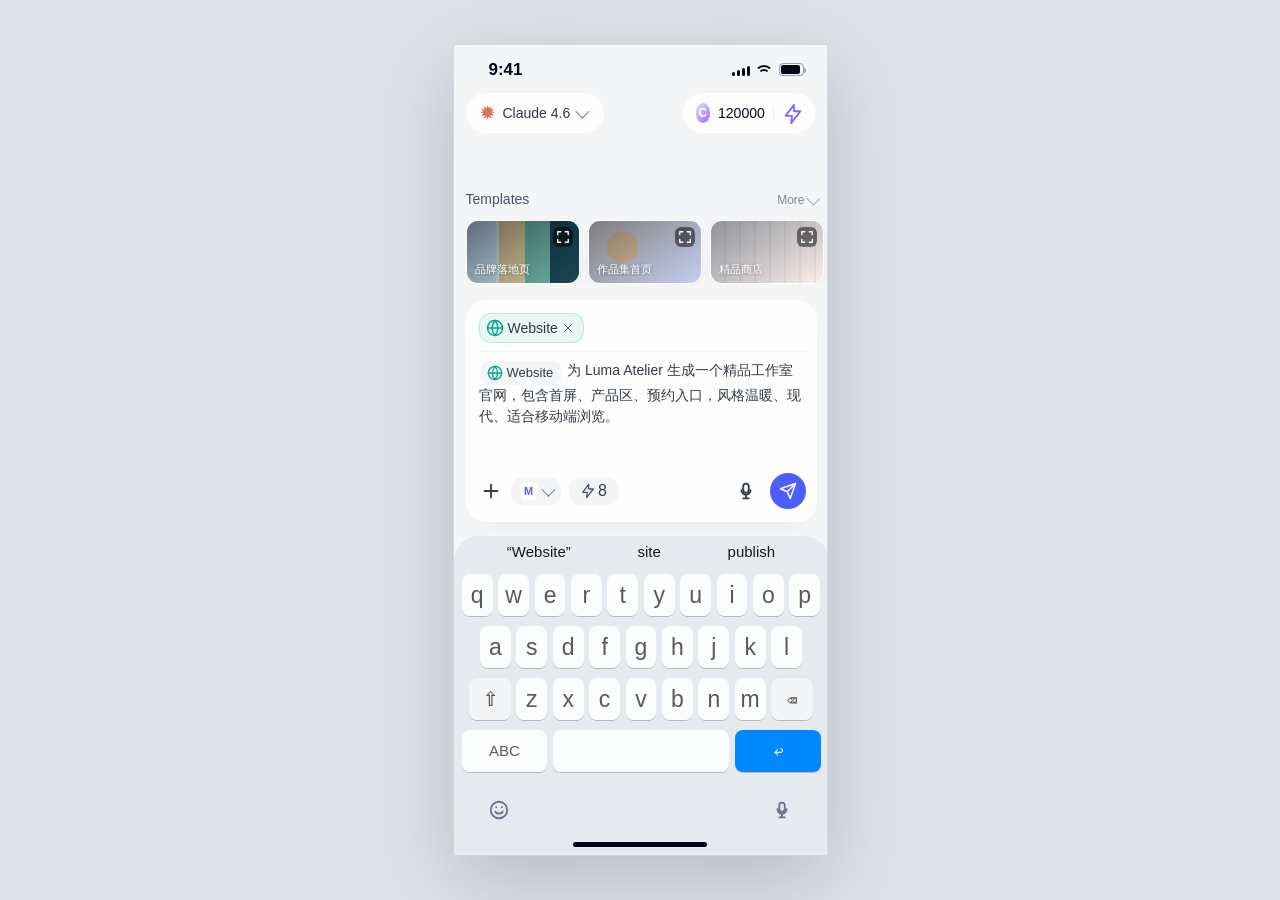
<file: website-skill-publish.html>
<!doctype html>
<html lang="zh-CN">
<head>
  <meta charset="utf-8" />
  <meta name="viewport" content="width=device-width, initial-scale=1" />
  <title>Website Skill 产物流原型</title>
  <style>
    :root {
      --bg-page: #f4f5f7;
      --bg-glass: rgba(255, 255, 255, 0.8);
      --bg-card: rgba(255, 255, 255, 0.9);
      --bg-chip: #edeff1;
      --bg-soft: #f9fafc;
      --text-primary: #333b46;
      --text-strong: #000818;
      --text-secondary: #485568;
      --text-tertiary: #979fab;
      --text-quaternary: #7f8896;
      --border: #ffffff;
      --border-subtle: #edeff1;
      --hairline: rgba(0, 0, 0, 0.05);
      --brand-blue: #4d5eff;
      --website: #00a88f;
      --accent: #d97757;
      --shadow-input: 0 12px 20.8px -17px rgba(0, 8, 24, 0.12);
      --shadow-card: 0 1px 6px rgba(0, 8, 24, 0.04);
      font-family: Outfit, "PingFang SC", -apple-system, BlinkMacSystemFont, "Segoe UI", sans-serif;
    }

    * {
      box-sizing: border-box;
    }

    body {
      min-height: 100vh;
      margin: 0;
      display: grid;
      place-items: center;
      background: #dfe3e8;
      color: var(--text-primary);
    }

    button,
    a {
      font: inherit;
    }

    .phone {
      position: relative;
      width: 375px;
      height: 812px;
      overflow: hidden;
      background: var(--bg-page);
      border: 1px solid rgba(0, 8, 24, 0.12);
      box-shadow: 0 24px 80px rgba(0, 8, 24, 0.18);
    }

    .ui-icon {
      width: 22px;
      height: 22px;
      display: block;
      fill: none;
      stroke: currentColor;
      stroke-width: 2;
      stroke-linecap: round;
      stroke-linejoin: round;
      flex: 0 0 auto;
    }

    .screen {
      position: absolute;
      inset: 0;
      opacity: 0;
      pointer-events: none;
      transform: translateX(16px);
      transition: opacity 220ms ease, transform 220ms ease;
    }

    .screen.is-active {
      opacity: 1;
      pointer-events: auto;
      transform: translateX(0);
    }

    .status-bar {
      position: absolute;
      inset: 0 0 auto;
      height: 48px;
      z-index: 8;
      color: var(--text-strong);
    }

    .project-screen .status-bar,
    .preview-screen .status-bar {
      height: 44px;
    }

    .time {
      position: absolute;
      left: 25px;
      top: 14px;
      width: 54px;
      text-align: center;
      font: 600 17px/22px "SF Pro Text", -apple-system, sans-serif;
    }

    .signals {
      position: absolute;
      right: 23px;
      top: 18px;
      display: flex;
      align-items: center;
      gap: 6px;
    }

    .cellular {
      display: flex;
      align-items: flex-end;
      gap: 2px;
      height: 12px;
    }

    .cellular span {
      width: 3px;
      border-radius: 2px;
      background: var(--text-strong);
    }

    .cellular span:nth-child(1) { height: 4px; }
    .cellular span:nth-child(2) { height: 6px; }
    .cellular span:nth-child(3) { height: 8px; }
    .cellular span:nth-child(4) { height: 10px; }

    .wifi {
      position: relative;
      width: 17px;
      height: 12px;
    }

    .wifi::before,
    .wifi::after {
      content: "";
      position: absolute;
      left: 50%;
      border: 2px solid var(--text-strong);
      border-color: var(--text-strong) transparent transparent transparent;
      border-radius: 50%;
      transform: translateX(-50%);
    }

    .wifi::before {
      top: 1px;
      width: 15px;
      height: 15px;
    }

    .wifi::after {
      top: 5px;
      width: 8px;
      height: 8px;
    }

    .battery {
      position: relative;
      width: 25px;
      height: 13px;
      border: 1.1px solid rgba(0, 8, 24, 0.35);
      border-radius: 4px;
      padding: 1px;
    }

    .battery::before {
      content: "";
      display: block;
      width: 19px;
      height: 9px;
      border-radius: 2px;
      background: var(--text-strong);
    }

    .battery::after {
      content: "";
      position: absolute;
      right: -3px;
      top: 4px;
      width: 2px;
      height: 5px;
      border-radius: 0 2px 2px 0;
      background: rgba(0, 8, 24, 0.35);
    }

    .topbar {
      position: absolute;
      left: 12px;
      right: 12px;
      top: 48px;
      height: 40px;
      display: flex;
      justify-content: space-between;
      align-items: center;
      z-index: 3;
    }

    .pill {
      height: 40px;
      display: flex;
      align-items: center;
      gap: 6px;
      padding: 8px 12px;
      border: 1px solid var(--border);
      border-radius: 20px;
      background: var(--bg-glass);
      color: var(--text-primary);
      font-size: 14px;
      line-height: 21px;
      white-space: nowrap;
    }

    .model-pill {
      width: 138px;
    }

    .model-dot {
      width: 18px;
      height: 18px;
      display: grid;
      place-items: center;
      color: var(--accent);
      font-size: 14px;
      line-height: 1;
    }

    .chevron {
      width: 10px;
      height: 10px;
      border-right: 1.6px solid currentColor;
      border-bottom: 1.6px solid currentColor;
      transform: rotate(45deg) translateY(-2px);
      opacity: 0.68;
      flex: 0 0 auto;
    }

    .credit-pill {
      width: 132px;
      justify-content: center;
      gap: 8px;
      font: 500 14px/21px "PingFang SC", sans-serif;
      color: var(--text-strong);
    }

    .coin {
      width: 20px;
      height: 20px;
      display: grid;
      place-items: center;
      border-radius: 50%;
      background: linear-gradient(135deg, #dde2ff, #a666ff);
      color: #fff;
      font: 700 12px/20px "DIN Alternate", sans-serif;
    }

    .divider {
      width: 1px;
      height: 12px;
      background: var(--bg-chip);
    }

    .vip {
      width: 20px;
      height: 20px;
      display: grid;
      place-items: center;
      border-radius: 6px;
      color: #8466ff;
    }

    .template-section {
      position: absolute;
      left: 12px;
      top: 144px;
      width: 351px;
      height: 95px;
      display: flex;
      flex-direction: column;
      gap: 10px;
      z-index: 2;
    }

    .template-head {
      height: 21px;
      display: flex;
      align-items: center;
      justify-content: space-between;
      color: var(--text-secondary);
      font: 400 14px/21px Outfit, sans-serif;
    }

    .more {
      display: inline-flex;
      align-items: center;
      gap: 2px;
      color: var(--text-quaternary);
      font-size: 12px;
      line-height: 18px;
    }

    .template-strip {
      width: 397px;
      height: 64px;
      display: flex;
      gap: 8px;
      overflow: hidden;
    }

    .template-card {
      position: relative;
      width: 114px;
      height: 64px;
      flex: 0 0 auto;
      border: 1px solid var(--border);
      border-radius: 12px;
      overflow: hidden;
      background: #fff;
      box-shadow: var(--shadow-card);
      cursor: pointer;
    }

    .template-card::before {
      content: "";
      position: absolute;
      inset: 0;
    }

    .template-card::after {
      content: attr(data-title);
      position: absolute;
      left: 8px;
      right: 8px;
      bottom: 7px;
      color: #fff;
      font: 500 11px/14px "PingFang SC", sans-serif;
      text-shadow: 0 1px 4px rgba(0, 8, 24, 0.35);
      white-space: nowrap;
      overflow: hidden;
      text-overflow: ellipsis;
    }

    .art-saas::before {
      background:
        linear-gradient(145deg, rgba(0, 8, 24, 0.58), rgba(0, 168, 143, 0.16)),
        linear-gradient(90deg, #e6f1ff 0 26%, #fff 26% 29%, #ffd69b 29% 52%, #7eb7a8 52% 74%, #203447 74%);
    }

    .art-portfolio::before {
      background:
        linear-gradient(145deg, rgba(0, 8, 24, 0.48), rgba(77, 94, 255, 0.08)),
        radial-gradient(circle at 30% 42%, #f5d6a1 0 18%, transparent 19%),
        linear-gradient(135deg, #efe7dc, #cbd8f1);
    }

    .art-store::before {
      background:
        linear-gradient(145deg, rgba(0, 8, 24, 0.44), rgba(217, 119, 87, 0.12)),
        repeating-linear-gradient(90deg, #fff 0 13px, #f0f3f7 13px 15px),
        linear-gradient(135deg, #ffd8c2, #f6efe5);
    }

    .art-event::before {
      background:
        linear-gradient(145deg, rgba(0, 8, 24, 0.56), rgba(255, 87, 109, 0.14)),
        radial-gradient(circle at 78% 30%, #ff576d 0 14%, transparent 15%),
        radial-gradient(circle at 34% 70%, #00a88f 0 18%, transparent 19%),
        #18212f;
    }

    .expand {
      position: absolute;
      right: 6px;
      top: 6px;
      width: 20px;
      height: 20px;
      display: grid;
      place-items: center;
      border-radius: 6px;
      background: rgba(0, 0, 0, 0.5);
      color: #fff;
      z-index: 1;
    }

    .expand .ui-icon {
      width: 14px;
      height: 14px;
      stroke-width: 2.2;
    }

    .input-card {
      position: absolute;
      left: 12px;
      top: 255px;
      width: 351px;
      height: 222px;
      display: flex;
      flex-direction: column;
      justify-content: space-between;
      gap: 16px;
      padding: 12px;
      border: 1.5px solid var(--border);
      border-radius: 20px;
      background: var(--bg-glass);
      box-shadow: var(--shadow-input);
      z-index: 2;
    }

    .input-main {
      width: 327px;
      height: 150px;
      display: flex;
      flex-direction: column;
      gap: 8px;
      overflow: hidden;
    }

    .tag-row {
      height: 30px;
      flex: 0 0 auto;
      display: flex;
      gap: 8px;
      overflow: hidden;
    }

    .skill-tag,
    .mode-tag {
      height: 30px;
      display: inline-flex;
      align-items: center;
      gap: 4px;
      border-radius: 12px;
      color: var(--text-primary);
      white-space: nowrap;
    }

    .skill-tag {
      width: 105px;
      padding: 0 7px 0 6px;
      border: 1px solid rgba(0, 168, 143, 0.18);
      background: rgba(0, 168, 143, 0.08);
      font: 400 14px/21px Outfit, sans-serif;
    }

    .skill-tag .ui-icon {
      width: 18px;
      height: 18px;
      color: var(--website);
    }

    .skill-tag .close {
      width: 12px;
      height: 12px;
      color: var(--text-secondary);
    }

    .mode-tag {
      padding: 0 7px;
      background: var(--bg-page);
      font: 400 14px/21px Outfit, sans-serif;
    }

    .mode-tag .ui-icon {
      width: 18px;
      height: 18px;
    }

    .rule {
      width: 327px;
      height: 1px;
      flex: 0 0 auto;
      background: var(--bg-page);
    }

    .prompt {
      width: 327px;
      min-height: 0;
      flex: 1 1 auto;
      margin: 0;
      padding-right: 4px;
      color: var(--text-primary);
      font: 400 14px/21px "PingFang SC", sans-serif;
      overflow-x: hidden;
      overflow-y: auto;
      scrollbar-width: none;
      -webkit-overflow-scrolling: touch;
    }

    .prompt::-webkit-scrollbar {
      display: none;
    }

    .inline-skill {
      display: inline-flex;
      align-items: center;
      gap: 4px;
      height: 24px;
      padding: 0 8px 0 6px;
      margin: 0 2px;
      border-radius: 8px;
      background: var(--bg-page);
      color: var(--text-primary);
      font: 400 13px/20px Outfit, sans-serif;
      vertical-align: -6px;
    }

    .inline-skill .ui-icon {
      width: 16px;
      height: 16px;
      color: var(--website);
    }

    .input-actions {
      width: 327px;
      height: 36px;
      display: flex;
      justify-content: space-between;
      align-items: center;
    }

    .left-actions,
    .right-actions {
      display: flex;
      align-items: center;
      gap: 8px;
    }

    .right-actions {
      gap: 12px;
    }

    .icon-button,
    .send-button,
    .mcp-chip,
    .cost-chip {
      display: inline-flex;
      align-items: center;
      justify-content: center;
      border: 0;
    }

    .icon-button {
      width: 24px;
      height: 24px;
      color: var(--text-primary);
    }

    .mcp-chip,
    .cost-chip {
      height: 28px;
      border-radius: 12px;
      background: var(--bg-page);
      color: var(--text-primary);
    }

    .mcp-chip {
      width: 50px;
      gap: 4px;
      padding: 2px 8px;
    }

    .gmail {
      width: 18px;
      height: 18px;
      display: grid;
      place-items: center;
      border-radius: 6px;
      background: #fff;
      color: var(--brand-blue);
      font: 700 11px/18px Outfit, sans-serif;
    }

    .cost-chip {
      min-width: 50px;
      gap: 2px;
      padding: 2px 8px;
      font: 400 16px/24px Outfit, sans-serif;
    }

    .cost-chip .ui-icon {
      width: 16px;
      height: 16px;
      color: var(--text-secondary);
    }

    .send-button {
      width: 36px;
      height: 36px;
      border-radius: 50%;
      background: var(--brand-blue);
      color: #fff;
      cursor: pointer;
    }

    .send-button .ui-icon {
      width: 18px;
      height: 18px;
    }

    .keyboard {
      position: absolute;
      left: 0;
      bottom: 0;
      width: 375px;
      height: 319px;
      padding-top: 4px;
      border-radius: 25px 25px 0 0;
      background: #e6e9ed;
      color: #595959;
    }

    .suggestions {
      height: 23px;
      display: flex;
      align-items: center;
      justify-content: space-around;
      padding: 0 20px;
      font: 400 15px/21px "SF Pro Text", sans-serif;
      color: #1a1a1a;
    }

    .keys {
      padding: 11px 8px 0;
      display: flex;
      flex-direction: column;
      gap: 10px;
    }

    .key-row {
      display: flex;
      justify-content: center;
      gap: 5.6px;
      height: 42px;
    }

    .key {
      width: 30.8px;
      height: 42px;
      display: grid;
      place-items: center;
      border-radius: 8px;
      background: rgba(255, 255, 255, 0.86);
      box-shadow: 0 1px 0 rgba(0, 0, 0, 0.2);
      font: 457 23px/28px "SF Compact", -apple-system, sans-serif;
    }

    .key.utility {
      width: 42px;
      font-size: 20px;
      background: rgba(255, 255, 255, 0.5);
    }

    .key.wide {
      width: 86px;
      font-size: 15px;
    }

    .key.space {
      width: 176px;
    }

    .key.return {
      width: 86px;
      color: #fff;
      background: #0088ff;
      font-size: 20px;
    }

    .keyboard-bottom {
      height: 65px;
      display: flex;
      align-items: center;
      justify-content: space-between;
      padding: 25px 36px 14px 34px;
      color: rgba(34, 43, 89, 0.63);
    }

    .home-indicator {
      position: absolute;
      left: 50%;
      bottom: 8px;
      width: 134px;
      height: 5px;
      border-radius: 100px;
      background: var(--text-strong);
      transform: translateX(-50%);
      z-index: 10;
    }

    .project-nav {
      position: absolute;
      left: 0;
      top: 44px;
      width: 375px;
      height: 52px;
      display: flex;
      align-items: center;
      justify-content: space-between;
      padding: 0 12px;
      z-index: 5;
    }

    .nav-title {
      display: flex;
      align-items: center;
      gap: 6px;
      min-width: 0;
    }

    .back-button,
    .nav-icon,
    .artifact-icon-button,
    .close-preview,
    .sheet-close {
      width: 36px;
      height: 36px;
      display: grid;
      place-items: center;
      border: 0;
      border-radius: 10px;
      background: var(--bg-chip);
      color: var(--text-strong);
      cursor: pointer;
      text-decoration: none;
    }

    .back-button {
      width: 28px;
      background: transparent;
      color: var(--text-primary);
    }

    .title-copy {
      min-width: 0;
    }

    .title-copy strong {
      display: flex;
      align-items: center;
      gap: 4px;
      color: var(--text-strong);
      font: 500 14px/20px "PingFang SC", sans-serif;
      white-space: nowrap;
    }

    .title-copy small {
      display: block;
      color: var(--text-quaternary);
      font: 400 11px/16px "PingFang SC", sans-serif;
      white-space: nowrap;
      overflow: hidden;
      text-overflow: ellipsis;
      max-width: 166px;
    }

    .nav-actions {
      display: flex;
      align-items: center;
      gap: 12px;
    }

    .mini-credit {
      height: 29px;
      min-width: 86px;
      display: inline-flex;
      align-items: center;
      justify-content: center;
      gap: 4px;
      padding: 4px 8px;
      border-radius: 20px;
      background: rgba(255, 255, 255, 0.6);
      color: var(--text-strong);
      font: 500 14px/21px "PingFang SC", sans-serif;
    }

    .chat-scroll {
      position: absolute;
      inset: 96px 0 0;
      overflow-x: hidden;
      overflow-y: auto;
      padding: 12px 16px 188px;
      display: flex;
      flex-direction: column;
      gap: 16px;
      scroll-behavior: smooth;
      -webkit-overflow-scrolling: touch;
      scrollbar-width: none;
    }

    .chat-scroll::-webkit-scrollbar {
      display: none;
    }

    .user-message {
      display: flex;
      justify-content: flex-end;
    }

    .bubble {
      max-width: 309px;
      min-height: 40px;
      display: flex;
      align-items: center;
      gap: 8px;
      padding: 8px;
      border-radius: 12px;
      background: #ecf2ff;
      color: var(--brand-blue);
      font: 400 14px/21px "PingFang SC", sans-serif;
    }

    .bubble-skill {
      height: 24px;
      display: inline-flex;
      align-items: center;
      gap: 4px;
      padding: 0 6px 0 4px;
      border: 1px solid #fff;
      border-radius: 8px;
      background: rgba(255, 255, 255, 0.8);
      color: var(--text-primary);
      font: 400 13px/20px Outfit, sans-serif;
    }

    .bubble-skill .ui-icon {
      width: 18px;
      height: 18px;
      color: var(--website);
    }

    .agent-block {
      display: flex;
      flex-direction: column;
      gap: 12px;
    }

    .agent-row {
      display: flex;
      align-items: center;
      gap: 8px;
      height: 24px;
    }

    .avatar {
      width: 20px;
      height: 20px;
      display: grid;
      place-items: center;
      border-radius: 50%;
      background: #ffb959;
      color: #7a3d00;
      font: 700 12px/20px Outfit, sans-serif;
    }

    .agent-name {
      color: var(--text-strong);
      font: 500 16px/24px Outfit, sans-serif;
    }

    .model-badge {
      height: 24px;
      display: inline-flex;
      align-items: center;
      gap: 6px;
      padding: 0 10px 0 8px;
      border-radius: 6px;
      background: var(--bg-card);
      color: var(--text-quaternary);
      font: 500 12px/18px "PingFang SC", sans-serif;
    }

    .model-badge span:first-child {
      color: var(--accent);
    }

    .ai-text {
      width: 343px;
      margin: 0;
      color: var(--text-primary);
      font: 400 14px/21px "PingFang SC", sans-serif;
      text-align: justify;
    }

    .tool-list {
      width: 343px;
      display: flex;
      flex-direction: column;
      gap: 8px;
    }

    .tool-item {
      height: 33px;
      display: flex;
      align-items: center;
      gap: 8px;
      padding: 6px 12px;
      border: 1px solid #fff;
      border-radius: 12px;
      background: var(--bg-card);
      color: var(--text-secondary);
      font: 400 14px/21px "PingFang SC", sans-serif;
    }

    .tool-item strong {
      font-weight: 500;
    }

    .tool-item .mini-divider {
      width: 1px;
      height: 10px;
      border-radius: 20px;
      background: var(--text-tertiary);
    }

    .tool-detail {
      min-width: 0;
      flex: 1;
      color: var(--text-tertiary);
      font-size: 12px;
      white-space: nowrap;
      overflow: hidden;
      text-overflow: ellipsis;
    }

    .progress-card,
    .website-card {
      width: 343px;
      padding: 12px;
      border: 1px solid var(--border);
      border-radius: 14px;
      background: var(--bg-card);
      box-shadow: var(--shadow-card);
    }

    .progress-card {
      display: flex;
      flex-direction: column;
      gap: 12px;
    }

    .progress-head {
      display: flex;
      justify-content: space-between;
      gap: 12px;
      color: var(--text-secondary);
      font: 500 14px/21px "PingFang SC", sans-serif;
    }

    .progress-head span:last-child {
      color: var(--brand-blue);
      font-weight: 400;
    }

    .progress-track {
      height: 6px;
      overflow: hidden;
      border-radius: 99px;
      background: var(--bg-chip);
    }

    .progress-fill {
      width: 36%;
      height: 100%;
      border-radius: inherit;
      background: var(--brand-blue);
      transition: width 500ms ease;
    }

    .is-ready .progress-fill {
      width: 100%;
    }

    .build-steps {
      display: grid;
      grid-template-columns: 1fr 1fr 1fr;
      gap: 8px;
    }

    .build-step {
      min-height: 54px;
      padding: 8px;
      border-radius: 10px;
      background: var(--bg-soft);
      color: var(--text-secondary);
      font: 400 12px/18px "PingFang SC", sans-serif;
    }

    .build-step strong {
      display: block;
      color: var(--text-primary);
      font-weight: 500;
    }

    .website-card {
      display: none;
      flex-direction: column;
      gap: 14px;
    }

    .is-ready .website-card {
      display: flex;
    }

    .is-ready .progress-card {
      display: none;
    }

    .artifact-title {
      min-height: 44px;
      display: flex;
      align-items: center;
      gap: 8px;
    }

    .file-icon {
      width: 32px;
      height: 32px;
      display: grid;
      place-items: center;
      border-radius: 10px;
      background: var(--website);
      color: #fff;
      flex: 0 0 auto;
    }

    .file-icon .ui-icon {
      width: 18px;
      height: 18px;
    }

    .artifact-copy {
      min-width: 0;
      flex: 1;
    }

    .artifact-copy h2 {
      margin: 0;
      color: var(--text-primary);
      font: 600 15px/22px Outfit, "PingFang SC", sans-serif;
      white-space: nowrap;
      overflow: hidden;
      text-overflow: ellipsis;
    }

    .artifact-meta {
      display: flex;
      align-items: center;
      gap: 6px;
      color: var(--text-quaternary);
      font: 400 10px/14px "PingFang SC", sans-serif;
    }

    .publish-status {
      display: inline-flex;
      align-items: center;
      gap: 4px;
      height: 22px;
      width: fit-content;
      padding: 0 8px;
      border-radius: 999px;
      background: var(--bg-chip);
      color: var(--text-quaternary);
      font: 500 12px/18px "PingFang SC", sans-serif;
    }

    .publish-status::before {
      content: "";
      width: 6px;
      height: 6px;
      border-radius: 50%;
      background: currentColor;
    }

    .publish-status.is-published {
      background: #ecf8f5;
      color: var(--website);
    }

    .chat-status-group {
      display: flex;
      align-items: center;
      gap: 6px;
    }

    .status-copy {
      width: 24px;
      height: 24px;
      display: none;
      place-items: center;
      border: 0;
      border-radius: 8px;
      background: var(--bg-chip);
      color: var(--text-secondary);
      cursor: pointer;
    }

    .status-copy.is-visible {
      display: grid;
    }

    .status-copy .ui-icon {
      width: 14px;
      height: 14px;
    }

    .artifact-footer {
      height: 42px;
      display: flex;
      align-items: center;
      justify-content: space-between;
      gap: 12px;
    }

    .artifact-footer-actions {
      display: flex;
      align-items: center;
      gap: 10px;
    }

    .reference-action {
      width: 42px;
      height: 42px;
      display: grid;
      place-items: center;
      border: 0;
      border-radius: 14px;
      background: var(--bg-chip);
      color: var(--text-strong);
      cursor: pointer;
    }

    .download-action {
      height: 42px;
      display: inline-flex;
      align-items: center;
      gap: 6px;
      padding: 0 16px;
      border-radius: 14px;
      background: var(--bg-chip);
      color: var(--text-strong);
      text-decoration: none;
      font: 500 15px/22px Outfit, sans-serif;
    }

    .reference-action .ui-icon,
    .download-action .ui-icon {
      width: 20px;
      height: 20px;
    }

    .version {
      padding: 1px 4px;
      border-radius: 4px;
      background: var(--bg-chip);
    }

    .dot-divider {
      width: 2px;
      height: 2px;
      border-radius: 50%;
      background: var(--text-tertiary);
    }

    .site-preview {
      width: 319px;
      height: 154px;
      overflow: hidden;
      border: 1px solid var(--hairline);
      border-radius: 10px;
      background: #fff;
    }

    .browser-bar {
      height: 20px;
      display: flex;
      align-items: center;
      gap: 4px;
      padding: 0 8px;
      background: #f0f3f7;
    }

    .browser-dot {
      width: 5px;
      height: 5px;
      border-radius: 50%;
      background: #c5cbd5;
    }

    .mini-site {
      position: relative;
      height: 134px;
      padding: 14px 16px;
      overflow: hidden;
      background:
        linear-gradient(120deg, rgba(255, 255, 255, 0.92), rgba(255, 255, 255, 0.16)),
        radial-gradient(circle at 82% 38%, #7eb7a8 0 15%, transparent 16%),
        linear-gradient(135deg, #f5d6a1, #efe7dc 48%, #cbd8f1);
    }

    .mini-nav {
      display: flex;
      align-items: center;
      gap: 10px;
      color: #16202b;
      font: 600 8px/12px Outfit, sans-serif;
    }

    .mini-nav span:first-child {
      margin-right: auto;
      font-size: 10px;
    }

    .mini-site h3 {
      width: 190px;
      margin: 18px 0 8px;
      color: #16202b;
      font: 600 24px/24px Outfit, sans-serif;
    }

    .mini-site p {
      width: 160px;
      margin: 0;
      color: #4f6070;
      font: 400 8px/13px Outfit, sans-serif;
    }

    .mini-site .mini-cta {
      display: inline-flex;
      align-items: center;
      height: 18px;
      margin-top: 10px;
      padding: 0 8px;
      border-radius: 99px;
      background: #16202b;
      color: #fff;
      font: 500 7px/12px Outfit, sans-serif;
    }

    .floating-card {
      position: absolute;
      right: 14px;
      bottom: 18px;
      width: 72px;
      height: 50px;
      border-radius: 8px;
      background: rgba(255, 255, 255, 0.78);
      box-shadow: 0 8px 24px rgba(0, 8, 24, 0.16);
    }

    .artifact-actions {
      height: 36px;
      display: flex;
      justify-content: flex-end;
      align-items: center;
      gap: 10px;
    }

    .artifact-icon-button {
      width: 36px;
      height: 36px;
    }

    .artifact-action {
      height: 36px;
      display: inline-flex;
      align-items: center;
      gap: 6px;
      padding: 6px 12px;
      border: 0;
      border-radius: 10px;
      background: var(--bg-chip);
      color: var(--text-strong);
      text-decoration: none;
      font: 400 13px/20px Outfit, sans-serif;
      cursor: pointer;
    }

    .artifact-action.primary {
      background: var(--text-strong);
      color: #fff;
    }

    .artifact-action.primary.is-published-state,
    .artifact-action.primary:disabled {
      background: var(--bg-chip);
      color: var(--text-quaternary);
      cursor: default;
    }

    .artifact-action .ui-icon {
      width: 16px;
      height: 16px;
    }

    .composer {
      position: absolute;
      left: 0;
      right: 0;
      bottom: 0;
      height: 156px;
      padding: 8px 12px 0;
      background: linear-gradient(180deg, rgba(244, 245, 247, 0), #f4f5f7 22%);
    }

    .composer-box {
      height: 84px;
      padding: 10px 12px;
      border: 1.5px solid var(--border);
      border-radius: 20px;
      background: var(--bg-glass);
      box-shadow: var(--shadow-input);
      display: flex;
      flex-direction: column;
      justify-content: space-between;
    }

    .composer-placeholder {
      color: var(--text-tertiary);
      font: 400 15px/23px Outfit, "PingFang SC", sans-serif;
    }

    .composer-actions {
      display: flex;
      align-items: center;
      justify-content: space-between;
      color: var(--text-primary);
    }

    .preview-chrome {
      position: absolute;
      left: 0;
      top: 44px;
      width: 375px;
      height: 56px;
      display: flex;
      align-items: center;
      justify-content: space-between;
      padding: 0 12px;
      background: var(--bg-page);
      z-index: 3;
    }

    .preview-title {
      min-width: 0;
      max-width: 235px;
      flex: 1;
      margin: 0 10px;
      color: var(--text-strong);
      text-align: center;
      font: 600 15px/22px Outfit, "PingFang SC", sans-serif;
      overflow: hidden;
      text-overflow: ellipsis;
      white-space: nowrap;
    }

    .preview-notice {
      position: absolute;
      left: 0;
      right: 0;
      top: 100px;
      min-height: 56px;
      display: grid;
      grid-template-columns: 1fr auto auto;
      align-items: center;
      gap: 8px;
      padding: 10px 14px;
      background: rgba(255, 255, 255, 0.95);
      color: var(--text-strong);
      font: 400 13px/19px "PingFang SC", sans-serif;
      z-index: 3;
    }

    .notice-link {
      border: 0;
      background: transparent;
      color: var(--brand-blue);
      font: 400 12px/18px "PingFang SC", sans-serif;
      white-space: nowrap;
    }

    .notice-close {
      width: 20px;
      height: 20px;
      display: grid;
      place-items: center;
      border: 0;
      border-radius: 50%;
      background: var(--bg-chip);
      color: var(--text-quaternary);
    }

    .full-preview {
      position: absolute;
      left: 0;
      right: 0;
      top: 156px;
      bottom: 96px;
      overflow-x: hidden;
      overflow-y: auto;
      padding: 0 14px 18px;
      background: #f8fafc;
      -webkit-overflow-scrolling: touch;
      scrollbar-width: none;
    }

    .full-preview::-webkit-scrollbar {
      display: none;
    }

    .full-site {
      min-height: 410px;
      padding: 18px;
      border-radius: 14px;
      margin-bottom: 12px;
      background:
        linear-gradient(120deg, rgba(255, 255, 255, 0.92), rgba(255, 255, 255, 0.18)),
        radial-gradient(circle at 78% 33%, #7eb7a8 0 16%, transparent 17%),
        linear-gradient(135deg, #f5d6a1, #efe7dc 49%, #cbd8f1);
      color: #16202b;
    }

    .preview-panel {
      min-height: 205px;
      padding: 12px;
      margin-bottom: 12px;
      border-radius: 14px;
      background: linear-gradient(180deg, #5ab4ec, #7ac7f0);
    }

    .panel-title {
      height: 22px;
      display: grid;
      place-items: center;
      border-radius: 4px;
      background: #27648d;
      color: #fff;
      font: 600 12px/18px "PingFang SC", sans-serif;
    }

    .panel-grid {
      display: grid;
      grid-template-columns: 1fr 1fr 1fr;
      gap: 8px;
      margin-top: 10px;
      padding: 10px;
      border-radius: 6px;
      background: rgba(255, 255, 255, 0.86);
    }

    .panel-col {
      min-height: 92px;
      padding: 8px;
      border-radius: 4px;
      background: #e9f1ff;
      color: #27648d;
      font: 500 8px/13px "PingFang SC", sans-serif;
    }

    .panel-col strong {
      display: block;
      margin-bottom: 6px;
      color: #125784;
      font-size: 10px;
    }

    .full-site nav {
      display: flex;
      align-items: center;
      gap: 14px;
      font: 500 11px/16px Outfit, sans-serif;
    }

    .full-site nav strong {
      margin-right: auto;
      font-size: 14px;
    }

    .full-site .hero-copy {
      margin-top: 74px;
    }

    .full-site .eyebrow {
      color: #5f6d78;
      text-transform: uppercase;
      font: 600 10px/15px Outfit, sans-serif;
      letter-spacing: 0;
    }

    .full-site h1 {
      max-width: 305px;
      margin: 8px 0 12px;
      color: #16202b;
      font: 600 44px/44px Outfit, sans-serif;
    }

    .full-site p {
      width: 260px;
      color: #4f6070;
      font: 400 14px/22px Outfit, sans-serif;
    }

    .full-site .site-cta {
      display: inline-flex;
      align-items: center;
      height: 38px;
      margin-top: 16px;
      padding: 0 16px;
      border-radius: 999px;
      background: #16202b;
      color: #fff;
      font: 500 13px/19px Outfit, sans-serif;
    }

    .product-row {
      display: flex;
      gap: 10px;
      margin-top: 48px;
    }

    .product-tile {
      width: 104px;
      height: 90px;
      padding: 10px;
      border-radius: 12px;
      background: rgba(255, 255, 255, 0.72);
      box-shadow: 0 8px 24px rgba(0, 8, 24, 0.08);
      font: 500 11px/16px Outfit, sans-serif;
    }

    .product-shape {
      width: 42px;
      height: 32px;
      margin-bottom: 12px;
      border-radius: 50% 50% 38% 38%;
      background: #d97757;
    }

    .product-tile:nth-child(2) .product-shape {
      border-radius: 8px;
      background: #7eb7a8;
    }

    .product-tile:nth-child(3) .product-shape {
      border-radius: 50%;
      background: #4d5eff;
    }

    .preview-footer {
      position: absolute;
      left: 0;
      right: 0;
      bottom: 0;
      height: 96px;
      display: flex;
      align-items: flex-start;
      gap: 12px;
      padding: 12px 16px 0;
      background: rgba(255, 255, 255, 0.96);
      box-shadow: 0 -8px 28px rgba(0, 8, 24, 0.06);
      z-index: 4;
    }

    .footer-publish-button,
    .footer-update-button {
      height: 42px;
      display: none;
      align-items: center;
      justify-content: center;
      gap: 8px;
      border: 0;
      border-radius: 21px;
      background: var(--text-strong);
      color: #fff;
      font: 500 14px/21px Outfit, "PingFang SC", sans-serif;
      cursor: pointer;
    }

    .footer-publish-button {
      width: 100%;
    }

    .footer-update-button {
      width: 214px;
      margin-left: auto;
    }

    .footer-publish-button .ui-icon,
    .footer-update-button .ui-icon {
      width: 17px;
      height: 17px;
    }

    .footer-live-card {
      min-width: 0;
      flex: 1;
      height: 42px;
      display: none;
      align-items: center;
      gap: 8px;
      padding: 0 12px;
      border-radius: 14px;
      background: #fff;
      box-shadow: 0 1px 4px rgba(0, 8, 24, 0.04);
    }

    .footer-url {
      min-width: 0;
      flex: 1;
      color: #7f8896;
      font: 400 14px/21px Outfit, sans-serif;
      overflow: hidden;
      text-overflow: ellipsis;
      white-space: nowrap;
    }

    .footer-live-status,
    .footer-update-hint {
      display: none;
      align-items: center;
      gap: 4px;
      white-space: nowrap;
      font: 500 13px/20px Outfit, "PingFang SC", sans-serif;
    }

    .footer-live-status {
      color: #00b894;
    }

    .footer-update-hint {
      height: 42px;
      color: #ff8a18;
    }

    .footer-live-status::before,
    .footer-update-hint::before {
      content: "";
      width: 5px;
      height: 5px;
      border-radius: 50%;
      background: currentColor;
    }

    .footer-copy-button,
    .footer-edit-button {
      width: 42px;
      height: 42px;
      display: none;
      place-items: center;
      border: 0;
      border-radius: 21px;
      background: #fff;
      color: var(--text-primary);
      cursor: pointer;
      box-shadow: 0 1px 4px rgba(0, 8, 24, 0.04);
    }

    .footer-copy-button {
      width: 28px;
      height: 28px;
      display: grid;
      border-radius: 9px;
      box-shadow: none;
    }

    .footer-copy-button .ui-icon,
    .footer-edit-button .ui-icon {
      width: 18px;
      height: 18px;
    }

    .preview-footer.is-unpublished .footer-publish-button,
    .preview-footer.is-live .footer-live-card,
    .preview-footer.is-live .footer-live-status,
    .preview-footer.is-live .footer-edit-button,
    .preview-footer.is-update .footer-update-hint,
    .preview-footer.is-update .footer-update-button {
      display: flex;
    }

    .preview-footer.is-live .footer-edit-button {
      display: grid;
    }

    .publish-sheet {
      position: absolute;
      inset: 0;
      display: flex;
      align-items: flex-end;
      justify-content: center;
      padding: 0 20px 20px;
      background: rgba(0, 8, 24, 0.22);
      opacity: 0;
      pointer-events: none;
      z-index: 20;
      transition: opacity 180ms ease;
    }

    .publish-sheet.is-open {
      opacity: 1;
      pointer-events: auto;
    }

    .sheet-panel {
      width: 351px;
      padding: 18px 16px 18px;
      border: 1px solid var(--border);
      border-radius: 20px 20px 0 0;
      background: #f4f5f7;
      box-shadow: 0 18px 42px rgba(0, 8, 24, 0.18);
    }

    .sheet-head {
      position: relative;
      display: flex;
      align-items: center;
      justify-content: center;
      min-height: 36px;
      margin-bottom: 20px;
    }

    .sheet-head h2 {
      margin: 0;
      color: var(--text-strong);
      text-align: center;
      font: 500 17px/25px Outfit, "PingFang SC", sans-serif;
    }

    .sheet-close {
      position: absolute;
      right: -2px;
      top: 0;
      width: 36px;
      height: 36px;
      border-radius: 18px;
      background: #fff;
      color: var(--text-primary);
    }

    .domain-card {
      padding: 12px;
      border-radius: 14px;
      background: var(--bg-page);
    }

    .publish-form {
      display: grid;
      gap: 18px;
      margin-bottom: 20px;
    }

    .publish-field {
      display: grid;
      gap: 8px;
    }

    .field-head {
      display: flex;
      align-items: center;
      gap: 6px;
      color: var(--text-secondary);
      font: 400 14px/21px Outfit, "PingFang SC", sans-serif;
    }

    .info-dot {
      width: 14px;
      height: 14px;
      display: inline-grid;
      place-items: center;
      border: 1px solid #c6ccd5;
      border-radius: 50%;
      color: var(--text-quaternary);
      font: 500 10px/14px Outfit, sans-serif;
    }

    .field-label {
      display: block;
      margin-bottom: 6px;
      color: var(--text-quaternary);
      font: 400 12px/18px "PingFang SC", sans-serif;
    }

    .domain-row {
      height: 42px;
      display: flex;
      align-items: center;
      gap: 8px;
      padding: 0 12px;
      border-radius: 14px;
      background: #fff;
      color: var(--text-primary);
      font: 400 14px/21px Outfit, sans-serif;
    }

    .publish-url-row {
      justify-content: space-between;
      background: #fff;
      color: var(--text-secondary);
    }

    .publish-url-value {
      min-width: 0;
      flex: 1;
      display: flex;
      align-items: center;
      overflow: hidden;
      white-space: nowrap;
    }

    .publish-url-display {
      min-width: 0;
      overflow: hidden;
      text-overflow: ellipsis;
      white-space: nowrap;
    }

    .url-suffix {
      flex: 0 0 auto;
      color: var(--text-tertiary);
    }

    .domain-row .ui-icon {
      width: 18px;
      height: 18px;
      color: var(--website);
    }

    .mini-action {
      width: 28px;
      height: 28px;
      display: grid;
      place-items: center;
      border: 0;
      border-radius: 8px;
      background: transparent;
      color: var(--text-secondary);
      cursor: pointer;
    }

    .mini-action .ui-icon {
      width: 16px;
      height: 16px;
      color: currentColor;
    }

    .permission-row {
      width: 100%;
      height: 42px;
      display: flex;
      align-items: center;
      gap: 8px;
      padding: 0 12px;
      border: 0;
      border-radius: 14px;
      background: #fff;
      color: var(--text-secondary);
      font: 400 14px/21px Outfit, "PingFang SC", sans-serif;
      cursor: pointer;
    }

    .permission-control {
      position: relative;
    }

    .permission-control.is-open .permission-row {
      background: #fff;
      box-shadow: inset 0 0 0 1px rgba(77, 94, 255, 0.16);
    }

    .permission-control.is-open .permission-row .chevron {
      transform: rotate(225deg) translate(-2px, -1px);
    }

    .permission-row .ui-icon {
      width: 18px;
      height: 18px;
      color: currentColor;
    }

    .permission-row .chevron {
      margin-left: auto;
      width: 9px;
      height: 9px;
    }

    .permission-menu {
      position: absolute;
      left: 0;
      right: 0;
      top: 46px;
      display: none;
      gap: 6px;
      padding: 6px;
      border: 1px solid var(--border);
      border-radius: 14px;
      background: rgba(255, 255, 255, 0.98);
      box-shadow: 0 12px 28px rgba(0, 8, 24, 0.14);
      z-index: 2;
    }

    .permission-control.is-open .permission-menu {
      display: grid;
    }

    .permission-option {
      width: 100%;
      height: 38px;
      display: flex;
      align-items: center;
      gap: 8px;
      padding: 0 10px;
      border: 0;
      border-radius: 10px;
      background: transparent;
      color: var(--text-secondary);
      font: 400 13px/20px Outfit, "PingFang SC", sans-serif;
      cursor: pointer;
    }

    .permission-option.is-selected {
      background: var(--bg-page);
      color: var(--text-strong);
    }

    .permission-option .ui-icon {
      width: 17px;
      height: 17px;
      color: currentColor;
    }

    .permission-option .check-icon {
      margin-left: auto;
      color: var(--brand-blue);
      opacity: 0;
    }

    .permission-option.is-selected .check-icon {
      opacity: 1;
    }

    .badge-control-head {
      display: flex;
      align-items: center;
      gap: 8px;
    }

    .limited-badge {
      display: inline-flex;
      align-items: center;
      height: 20px;
      padding: 0 8px;
      border-radius: 8px;
      background: #efeaff;
      color: #6c47ff;
      font: 500 12px/18px Outfit, sans-serif;
    }

    .switch {
      position: relative;
      width: 32px;
      height: 20px;
      margin-left: auto;
      flex: 0 0 auto;
    }

    .switch input {
      position: absolute;
      opacity: 0;
      pointer-events: none;
    }

    .switch span {
      position: absolute;
      inset: 0;
      border-radius: 999px;
      background: var(--text-strong);
    }

    .switch span::after {
      content: "";
      position: absolute;
      right: 3px;
      top: 3px;
      width: 14px;
      height: 14px;
      border-radius: 50%;
      background: #fff;
    }

    .field-help {
      margin: 0;
      color: var(--text-quaternary);
      font: 400 12px/18px "PingFang SC", sans-serif;
    }

    .publish-options {
      display: grid;
      grid-template-columns: 1fr 1fr;
      gap: 8px;
      margin: 12px 0;
    }

    .publish-option {
      min-height: 62px;
      padding: 10px;
      border-radius: 12px;
      background: var(--bg-soft);
      color: var(--text-secondary);
      font: 400 12px/18px "PingFang SC", sans-serif;
    }

    .publish-option strong {
      display: block;
      color: var(--text-primary);
      font-weight: 500;
    }

    .publish-submit {
      width: 100%;
      height: 48px;
      display: inline-flex;
      align-items: center;
      justify-content: center;
      gap: 8px;
      border: 0;
      border-radius: 24px;
      background: var(--text-strong);
      color: #fff;
      font: 500 14px/21px "PingFang SC", sans-serif;
      cursor: pointer;
    }

    .publish-submit .ui-icon {
      width: 18px;
      height: 18px;
    }

    .publish-submit.is-loading,
    .publish-submit:disabled {
      background: var(--bg-chip);
      color: var(--text-quaternary);
      cursor: default;
    }

    .publish-action-row,
    .publish-edit-row {
      display: flex;
      align-items: center;
      gap: 16px;
    }

    .publish-action-row {
      width: 100%;
    }

    .publish-secondary {
      height: 40px;
      min-width: 139px;
      display: none;
      align-items: center;
      justify-content: center;
      border: 0;
      border-radius: 20px;
      background: #fff;
      color: var(--text-strong);
      font: 400 14px/21px Outfit, "PingFang SC", sans-serif;
      cursor: pointer;
    }

    .publish-edit-status {
      display: none;
      align-items: center;
      gap: 4px;
      color: #00b894;
      white-space: nowrap;
      font: 500 13px/20px Outfit, "PingFang SC", sans-serif;
    }

    .publish-edit-status::before {
      content: "";
      width: 5px;
      height: 5px;
      border-radius: 50%;
      background: currentColor;
    }

    .publish-sheet[data-mode="update"] .publish-submit {
      width: 140px;
      flex: 1;
    }

    .publish-sheet[data-mode="update"] .publish-secondary {
      display: inline-flex;
      flex: 1;
    }

    .publish-sheet[data-mode="edit"] .publish-action-row {
      display: none;
    }

    .publish-sheet[data-mode="edit"] .publish-edit-row {
      display: flex;
    }

    .publish-sheet[data-mode="edit"] .publish-edit-status {
      display: inline-flex;
    }

    .publish-sheet[data-mode="edit"] .publish-secondary {
      display: inline-flex;
      flex: 1;
      min-width: 0;
    }

    .publish-sheet:not([data-mode="edit"]) .publish-edit-row {
      display: none;
    }

    .loading-spinner {
      width: 16px;
      height: 16px;
      border: 2px solid rgba(127, 136, 150, 0.28);
      border-top-color: currentColor;
      border-radius: 50%;
      animation: spin 840ms linear infinite;
    }

    @keyframes spin {
      to { transform: rotate(360deg); }
    }

    .published-card {
      display: none;
      gap: 10px;
      margin-top: 12px;
      padding: 12px;
      border-radius: 14px;
      background: #ecf8f5;
      color: var(--text-primary);
      font: 400 13px/20px "PingFang SC", sans-serif;
    }

    .published-card.is-visible {
      display: grid;
    }

    .publish-success-sheet {
      position: absolute;
      inset: 0;
      display: flex;
      align-items: center;
      justify-content: center;
      padding: 0 24px;
      background: rgba(0, 8, 24, 0.28);
      opacity: 0;
      pointer-events: none;
      z-index: 26;
      transition: opacity 180ms ease;
    }

    .publish-success-sheet.is-open {
      opacity: 1;
      pointer-events: auto;
    }

    .success-panel {
      position: relative;
      width: 327px;
      padding: 26px 24px 24px;
      border-radius: 20px;
      background: rgba(255, 255, 255, 0.98);
      box-shadow: 0 20px 48px rgba(0, 8, 24, 0.2);
    }

    .success-close {
      position: absolute;
      right: 16px;
      top: 16px;
      width: 24px;
      height: 24px;
      display: grid;
      place-items: center;
      border: 1px solid #d8dde5;
      border-radius: 50%;
      background: #fff;
      color: var(--text-quaternary);
      font-size: 0;
      cursor: pointer;
    }

    .success-close::before,
    .success-close::after {
      content: "";
      position: absolute;
      width: 11px;
      height: 1.6px;
      border-radius: 2px;
      background: currentColor;
    }

    .success-close::before {
      transform: rotate(45deg);
    }

    .success-close::after {
      transform: rotate(-45deg);
    }

    .success-mark {
      width: 42px;
      height: 42px;
      display: grid;
      place-items: center;
      margin: 0 auto 12px;
      border-radius: 50%;
      background: #1fd6ba;
      color: #fff;
    }

    .success-mark .ui-icon {
      width: 24px;
      height: 24px;
      stroke-width: 2.6;
    }

    .success-title {
      margin: 0;
      color: var(--text-strong);
      text-align: center;
      font: 600 18px/27px Outfit, "PingFang SC", sans-serif;
    }

    .success-subtitle {
      margin: 4px 0 18px;
      color: var(--text-secondary);
      text-align: center;
      font: 500 13px/20px Outfit, sans-serif;
    }

    .success-label {
      display: block;
      margin-bottom: 8px;
      color: var(--text-strong);
      font: 500 13px/20px Outfit, sans-serif;
    }

    .success-link-row {
      height: 40px;
      display: flex;
      align-items: center;
      padding: 0 12px;
      border: 1px solid var(--border-subtle);
      border-radius: 12px;
      background: #fff;
      color: var(--text-secondary);
      font: 400 13px/20px Outfit, sans-serif;
      overflow: hidden;
    }

    .success-link-row span {
      overflow: hidden;
      text-overflow: ellipsis;
      white-space: nowrap;
    }

    .share-row {
      display: flex;
      margin-top: 14px;
    }

    .share-button {
      height: 44px;
      width: 100%;
      display: flex;
      align-items: center;
      justify-content: center;
      gap: 6px;
      border: 0;
      border-radius: 12px;
      background: var(--bg-soft);
      color: var(--text-primary);
      font: 500 12px/18px Outfit, sans-serif;
      white-space: nowrap;
      cursor: pointer;
    }

    .share-button .ui-icon {
      width: 18px;
      height: 18px;
    }

    .unpublish-confirm-sheet {
      position: absolute;
      inset: 0;
      display: flex;
      align-items: center;
      justify-content: center;
      padding: 0 24px;
      background: rgba(0, 8, 24, 0.28);
      opacity: 0;
      pointer-events: none;
      z-index: 28;
      transition: opacity 180ms ease;
    }

    .unpublish-confirm-sheet.is-open {
      opacity: 1;
      pointer-events: auto;
    }

    .unpublish-panel {
      position: relative;
      width: 351px;
      padding: 22px;
      border-radius: 18px;
      background: rgba(255, 255, 255, 0.98);
      box-shadow: 0 20px 48px rgba(0, 8, 24, 0.2);
    }

    .unpublish-panel h2 {
      margin: 0;
      padding-right: 34px;
      color: var(--text-strong);
      font: 600 18px/27px Outfit, "PingFang SC", sans-serif;
    }

    .unpublish-panel p {
      margin: 26px 0 24px;
      color: var(--text-strong);
      font: 400 14px/22px Outfit, "PingFang SC", sans-serif;
    }

    .unpublish-actions {
      display: flex;
      justify-content: flex-end;
      align-items: center;
      gap: 22px;
    }

    .unpublish-confirm {
      height: 42px;
      border: 0;
      padding: 0;
      background: transparent;
      color: var(--text-strong);
      font: 500 15px/22px Outfit, sans-serif;
      cursor: pointer;
    }

    .unpublish-cancel {
      min-width: 132px;
      height: 42px;
      border: 0;
      border-radius: 12px;
      background: var(--text-strong);
      color: #fff;
      font: 500 15px/22px Outfit, sans-serif;
      cursor: pointer;
    }

    .url-edit-sheet {
      position: absolute;
      inset: 0;
      display: flex;
      align-items: flex-end;
      justify-content: center;
      padding: 0 12px 22px;
      background: rgba(0, 8, 24, 0.12);
      opacity: 0;
      pointer-events: none;
      z-index: 24;
      transition: opacity 180ms ease;
    }

    .url-edit-sheet.is-open {
      opacity: 1;
      pointer-events: auto;
    }

    .url-edit-panel {
      width: 351px;
      padding: 14px;
      border: 1px solid var(--border);
      border-radius: 20px;
      background: rgba(255, 255, 255, 0.98);
      box-shadow: 0 18px 42px rgba(0, 8, 24, 0.18);
    }

    .url-edit-field {
      height: 48px;
      display: flex;
      align-items: center;
      gap: 4px;
      padding: 0 12px;
      border-radius: 14px;
      background: var(--bg-page);
      box-shadow: inset 0 0 0 1px rgba(77, 94, 255, 0.16);
    }

    .edit-url-input {
      min-width: 0;
      flex: 1;
      border: 0;
      padding: 0;
      background: transparent;
      color: var(--text-primary);
      font: 400 15px/22px Outfit, sans-serif;
      outline: none;
    }

    .edit-url-suffix {
      flex: 0 0 auto;
      color: var(--text-tertiary);
      font: 400 14px/21px Outfit, sans-serif;
    }

    .url-edit-help {
      margin: 8px 0 14px;
      color: var(--text-quaternary);
      font: 400 12px/18px "PingFang SC", sans-serif;
    }

    .url-edit-actions {
      display: grid;
      grid-template-columns: 1fr 1fr;
      gap: 10px;
    }

    .url-edit-action {
      height: 42px;
      border: 0;
      border-radius: 12px;
      background: var(--bg-chip);
      color: var(--text-strong);
      font: 500 14px/21px Outfit, "PingFang SC", sans-serif;
      cursor: pointer;
    }

    .url-edit-action.primary {
      background: var(--text-strong);
      color: #fff;
    }

    .live-badge {
      width: fit-content;
      display: inline-flex;
      align-items: center;
      gap: 6px;
      padding: 4px 8px;
      border-radius: 999px;
      background: #fff;
      color: var(--website);
      font: 500 12px/18px Outfit, sans-serif;
    }

    .toast {
      position: absolute;
      left: 50%;
      bottom: 104px;
      display: flex;
      align-items: center;
      gap: 6px;
      height: 36px;
      padding: 0 12px;
      border-radius: 18px;
      background: rgba(0, 8, 24, 0.88);
      color: #fff;
      font: 400 12px/18px "PingFang SC", sans-serif;
      opacity: 0;
      pointer-events: none;
      transform: translate(-50%, 12px);
      transition: opacity 180ms ease, transform 180ms ease;
      z-index: 30;
      white-space: nowrap;
    }

    .toast.is-visible {
      opacity: 1;
      transform: translate(-50%, 0);
    }
  </style>
</head>
<body>
  <svg aria-hidden="true" style="position:absolute;width:0;height:0;overflow:hidden">
    <symbol id="i-file-text" viewBox="0 0 24 24">
      <path d="M14 3H7a2 2 0 0 0-2 2v14a2 2 0 0 0 2 2h10a2 2 0 0 0 2-2V8z"/>
      <path d="M14 3v5h5"/>
      <path d="M9 13h6"/>
      <path d="M9 17h4"/>
    </symbol>
    <symbol id="i-image" viewBox="0 0 24 24">
      <rect x="4" y="4" width="16" height="16" rx="3"/>
      <circle cx="9" cy="9" r="1.5"/>
      <path d="m7 17 4-4 3 3 2-2 3 3"/>
    </symbol>
    <symbol id="i-send" viewBox="0 0 24 24">
      <path d="m22 2-7 20-4-9-9-4z"/>
      <path d="M22 2 11 13"/>
    </symbol>
    <symbol id="i-plus" viewBox="0 0 24 24">
      <path d="M12 5v14M5 12h14"/>
    </symbol>
    <symbol id="i-zap" viewBox="0 0 24 24">
      <path d="M13 2 4 14h7l-1 8 10-13h-7z"/>
    </symbol>
    <symbol id="i-sparkles" viewBox="0 0 24 24">
      <path d="M13 3 11.4 8.4 6 10l5.4 1.6L13 17l1.6-5.4L20 10l-5.4-1.6L13 3Z"/>
      <path d="m5.5 15-.8 2.7-2.7.8 2.7.8.8 2.7.8-2.7 2.7-.8-2.7-.8-.8-2.7Z"/>
    </symbol>
    <symbol id="i-x" viewBox="0 0 24 24">
      <path d="M18 6 6 18M6 6l12 12"/>
    </symbol>
    <symbol id="i-maximize" viewBox="0 0 24 24">
      <path d="M8 3H3v5M16 3h5v5M8 21H3v-5M21 16v5h-5"/>
    </symbol>
    <symbol id="i-globe" viewBox="0 0 24 24">
      <circle cx="12" cy="12" r="10"/>
      <path d="M2 12h20M12 2a15 15 0 0 1 0 20M12 2a15 15 0 0 0 0 20"/>
    </symbol>
    <symbol id="i-download" viewBox="0 0 24 24">
      <path d="M12 3v12"/>
      <path d="m7 10 5 5 5-5"/>
      <path d="M5 21h14"/>
    </symbol>
    <symbol id="i-upload-cloud" viewBox="0 0 24 24">
      <path d="M16 16l-4-4-4 4"/>
      <path d="M12 12v9"/>
      <path d="M20.4 18.7A5 5 0 0 0 18 9h-1.3A7 7 0 1 0 5 15.5"/>
    </symbol>
    <symbol id="i-eye" viewBox="0 0 24 24">
      <path d="M2 12s3.5-7 10-7 10 7 10 7-3.5 7-10 7S2 12 2 12Z"/>
      <circle cx="12" cy="12" r="3"/>
    </symbol>
    <symbol id="i-folder" viewBox="0 0 24 24">
      <path d="M3 6a2 2 0 0 1 2-2h5l2 3h7a2 2 0 0 1 2 2v9a2 2 0 0 1-2 2H5a2 2 0 0 1-2-2Z"/>
    </symbol>
    <symbol id="i-more" viewBox="0 0 24 24">
      <path d="M12 12h.01M19 12h.01M5 12h.01"/>
    </symbol>
    <symbol id="i-arrow-left" viewBox="0 0 24 24">
      <path d="m15 18-6-6 6-6"/>
    </symbol>
    <symbol id="i-lock" viewBox="0 0 24 24">
      <rect x="5" y="11" width="14" height="10" rx="2"/>
      <path d="M8 11V8a4 4 0 1 1 8 0v3"/>
    </symbol>
    <symbol id="i-check" viewBox="0 0 24 24">
      <path d="m20 6-11 11-5-5"/>
    </symbol>
    <symbol id="i-copy" viewBox="0 0 24 24">
      <rect x="8" y="8" width="11" height="11" rx="2"/>
      <path d="M5 15H4a2 2 0 0 1-2-2V5a2 2 0 0 1 2-2h8a2 2 0 0 1 2 2v1"/>
    </symbol>
    <symbol id="i-pencil" viewBox="0 0 24 24">
      <path d="M12 20h9"/>
      <path d="M16.5 3.5a2.1 2.1 0 0 1 3 3L7 19l-4 1 1-4Z"/>
    </symbol>
    <symbol id="i-history" viewBox="0 0 24 24">
      <path d="M3 12a9 9 0 1 0 3-6.7"/>
      <path d="M3 4v5h5"/>
      <path d="M12 7v5l3 2"/>
    </symbol>
    <symbol id="i-corner-up-left" viewBox="0 0 24 24">
      <path d="m9 14-5-5 5-5"/>
      <path d="M20 20v-7a4 4 0 0 0-4-4H4"/>
    </symbol>
    <symbol id="i-mic" viewBox="0 0 24 24">
      <path d="M12 14a3 3 0 0 0 3-3V7a3 3 0 0 0-6 0v4a3 3 0 0 0 3 3Z"/>
      <path d="M17 11a5 5 0 0 1-10 0M12 16v4M9 20h6"/>
    </symbol>
    <symbol id="i-emoji" viewBox="0 0 24 24">
      <circle cx="12" cy="12" r="9"/>
      <path d="M8 14s1.5 2 4 2 4-2 4-2M9 9h.01M15 9h.01"/>
    </symbol>
  </svg>

  <main class="phone" aria-label="Website Skill 产物流原型">
    <section class="screen home-screen is-active" data-screen="home" aria-label="Website Skill 上框" aria-hidden="false">
      <div class="status-bar" aria-hidden="true">
        <div class="time">9:41</div>
        <div class="signals">
          <div class="cellular"><span></span><span></span><span></span><span></span></div>
          <div class="wifi"></div>
          <div class="battery"></div>
        </div>
      </div>

      <header class="topbar">
        <div class="pill model-pill">
          <span class="model-dot">✹</span>
          <span>Claude 4.6</span>
          <span class="chevron"></span>
        </div>
        <div class="pill credit-pill">
          <span class="coin">C</span>
          <span>120000</span>
          <span class="divider"></span>
          <span class="vip"><svg class="ui-icon"><use href="#i-zap"></use></svg></span>
        </div>
      </header>

      <section class="template-section" aria-label="选择网站模板">
        <div class="template-head">
          <span>Templates</span>
          <span class="more">More <span class="chevron"></span></span>
        </div>
        <div class="template-strip">
          <article class="template-card art-saas" data-title="品牌落地页" role="button" tabindex="0">
            <span class="expand"><svg class="ui-icon"><use href="#i-maximize"></use></svg></span>
          </article>
          <article class="template-card art-portfolio" data-title="作品集首页" role="button" tabindex="0">
            <span class="expand"><svg class="ui-icon"><use href="#i-maximize"></use></svg></span>
          </article>
          <article class="template-card art-store" data-title="精品商店" role="button" tabindex="0">
            <span class="expand"><svg class="ui-icon"><use href="#i-maximize"></use></svg></span>
          </article>
          <article class="template-card art-event" data-title="活动页面" role="button" tabindex="0">
            <span class="expand"><svg class="ui-icon"><use href="#i-maximize"></use></svg></span>
          </article>
        </div>
      </section>

      <section class="input-card" aria-label="Website Skill 输入框">
        <div class="input-main">
          <div class="tag-row">
            <div class="skill-tag">
              <svg class="ui-icon"><use href="#i-globe"></use></svg>
              <span>Website</span>
              <svg class="ui-icon close"><use href="#i-x"></use></svg>
            </div>
          </div>
          <div class="rule"></div>
          <p class="prompt">
            <span class="inline-skill"><svg class="ui-icon"><use href="#i-globe"></use></svg>Website</span>
            为 Luma Atelier 生成一个精品工作室官网，包含首屏、产品区、预约入口，风格温暖、现代、适合移动端浏览。
          </p>
        </div>
        <div class="input-actions">
          <div class="left-actions">
            <span class="icon-button"><svg class="ui-icon"><use href="#i-plus"></use></svg></span>
            <span class="mcp-chip"><span class="gmail">M</span><span class="chevron"></span></span>
            <span class="cost-chip"><svg class="ui-icon"><use href="#i-zap"></use></svg><span>8</span></span>
          </div>
          <div class="right-actions">
            <span class="icon-button"><svg class="ui-icon"><use href="#i-mic"></use></svg></span>
            <button class="send-button" type="button" data-action="generate" aria-label="生成网站">
              <svg class="ui-icon"><use href="#i-send"></use></svg>
            </button>
          </div>
        </div>
      </section>

      <section class="keyboard" aria-hidden="true">
        <div class="suggestions">
          <span>“Website”</span>
          <span>site</span>
          <span>publish</span>
        </div>
        <div class="keys">
          <div class="key-row">
            <span class="key">q</span><span class="key">w</span><span class="key">e</span><span class="key">r</span><span class="key">t</span><span class="key">y</span><span class="key">u</span><span class="key">i</span><span class="key">o</span><span class="key">p</span>
          </div>
          <div class="key-row">
            <span class="key">a</span><span class="key">s</span><span class="key">d</span><span class="key">f</span><span class="key">g</span><span class="key">h</span><span class="key">j</span><span class="key">k</span><span class="key">l</span>
          </div>
          <div class="key-row">
            <span class="key utility">⇧</span><span class="key">z</span><span class="key">x</span><span class="key">c</span><span class="key">v</span><span class="key">b</span><span class="key">n</span><span class="key">m</span><span class="key utility">⌫</span>
          </div>
          <div class="key-row">
            <span class="key wide">ABC</span><span class="key space"></span><span class="key return">↩</span>
          </div>
        </div>
        <div class="keyboard-bottom">
          <svg class="ui-icon"><use href="#i-emoji"></use></svg>
          <svg class="ui-icon"><use href="#i-mic"></use></svg>
        </div>
      </section>
    </section>

    <section class="screen project-screen" data-screen="project" aria-label="网站生成结果" aria-hidden="true">
      <div class="status-bar" aria-hidden="true">
        <div class="time">9:41</div>
        <div class="signals">
          <div class="cellular"><span></span><span></span><span></span><span></span></div>
          <div class="wifi"></div>
          <div class="battery"></div>
        </div>
      </div>

      <header class="project-nav">
        <div class="nav-title">
          <button class="back-button" type="button" data-action="home" aria-label="返回">
            <svg class="ui-icon"><use href="#i-arrow-left"></use></svg>
          </button>
          <div class="title-copy">
            <strong>Claude Opus 4.6 <span class="chevron"></span></strong>
            <small>Luma Atelier Website</small>
          </div>
        </div>
        <div class="nav-actions">
          <span class="mini-credit"><span class="coin">C</span>119992</span>
          <span class="nav-icon"><svg class="ui-icon"><use href="#i-folder"></use></svg></span>
          <span class="nav-icon"><svg class="ui-icon"><use href="#i-more"></use></svg></span>
        </div>
      </header>

      <div class="chat-scroll" id="projectFlow">
        <div class="user-message">
          <div class="bubble">
            <span class="bubble-skill"><svg class="ui-icon"><use href="#i-globe"></use></svg>Website</span>
            Build studio website
          </div>
        </div>

        <div class="agent-block">
          <div class="agent-row">
            <span class="avatar">N</span>
            <span class="agent-name">Nova</span>
            <span class="model-badge"><span>✹</span>Claude Opus 4.6</span>
          </div>
          <p class="ai-text">I'll generate a previewable, publishable, and downloadable website — starting with structure, visual design, and mobile layout.</p>
          <div class="tool-list">
            <div class="tool-item"><strong>Tool</strong><span class="mini-divider"></span><span>Requirement parsing</span><span class="tool-detail">Brand tone, page structure, CTA</span></div>
            <div class="tool-item"><strong>Tool</strong><span class="mini-divider"></span><span>Web generation</span><span class="tool-detail">HTML / CSS / Responsive layout</span></div>
            <div class="tool-item"><strong>Tool</strong><span class="mini-divider"></span><span>Package output</span><span class="tool-detail">index.html, styles.css, assets</span></div>
          </div>

          <section class="progress-card" aria-label="网站生成进度">
            <div class="progress-head">
              <span>Generating website</span>
              <span id="progressText">36%</span>
            </div>
            <div class="progress-track"><div class="progress-fill"></div></div>
            <div class="build-steps">
              <div class="build-step"><strong>Structure</strong>Hero &amp; booking CTA</div>
              <div class="build-step"><strong>Visual</strong>Brand palette &amp; hero</div>
              <div class="build-step"><strong>Export</strong>Preparing files</div>
            </div>
          </section>

          <article class="website-card" aria-label="网站产物卡">
            <div class="artifact-title">
              <span class="file-icon"><svg class="ui-icon"><use href="#i-globe"></use></svg></span>
              <div class="artifact-copy">
                <h2>Luma Atelier Website.html</h2>
                <div class="artifact-meta"><span class="version">V1</span></div>
              </div>
            </div>
            <div class="site-preview" role="button" tabindex="0" data-action="preview" data-version="1" aria-label="查看网站预览">
              <div class="browser-bar"><span class="browser-dot"></span><span class="browser-dot"></span><span class="browser-dot"></span></div>
              <div class="mini-site">
                <div class="mini-nav"><span>Luma Atelier</span><span>Workshops</span><span>Studio</span><span>Visit</span></div>
                <h3>Slow objects, bright rooms.</h3>
                <p>Seasonal ceramics, textiles, and weekend studio classes.</p>
                <span class="mini-cta">Reserve a visit</span>
                <span class="floating-card"></span>
              </div>
            </div>
            <div class="artifact-footer">
              <div class="chat-status-group">
                <span class="publish-status" id="chatPublishStatus">Unpublished</span>
                <button class="status-copy" id="chatStatusCopy" type="button" data-action="copyPublishedDomain" aria-label="Copy published domain">
                  <svg class="ui-icon"><use href="#i-copy"></use></svg>
                </button>
              </div>
              <div class="artifact-footer-actions">
                <button class="reference-action" type="button" data-action="referenceArtifact" aria-label="引用">
                  <svg class="ui-icon"><use href="#i-corner-up-left"></use></svg>
                </button>
                <a class="download-action" href="downloads/luma-atelier-site.zip" download="luma-atelier-site.zip" data-action="download">
                  <svg class="ui-icon"><use href="#i-download"></use></svg>
                  Download
                </a>
              </div>
            </div>
          </article>
        </div>

        <!-- V2 iteration block — hidden until user sends from composer -->
        <div id="v2Block" style="display:none;flex-direction:column;gap:16px;">
          <div class="user-message">
            <div class="bubble">
              <span class="bubble-skill"><svg class="ui-icon"><use href="#i-globe"></use></svg>Website</span>
              Switch to a dark minimal theme
            </div>
          </div>
          <div class="agent-block">
            <div class="agent-row">
              <span class="avatar">N</span>
              <span class="agent-name">Nova</span>
              <span class="model-badge"><span>✹</span>Claude Opus 4.6</span>
            </div>
            <p class="ai-text">Updating to a dark minimal theme — I'll revise the colour palette, typography weights, and hero contrast.</p>
            <div class="tool-list">
              <div class="tool-item"><strong>Tool</strong><span class="mini-divider"></span><span>Theme revision</span><span class="tool-detail">Dark palette, typography, contrast</span></div>
              <div class="tool-item"><strong>Tool</strong><span class="mini-divider"></span><span>Web generation</span><span class="tool-detail">HTML / CSS / Responsive layout</span></div>
            </div>

            <section class="progress-card" id="v2ProgressCard" aria-label="Website update progress">
              <div class="progress-head">
                <span>Updating website</span>
                <span id="v2ProgressText">36%</span>
              </div>
              <div class="progress-track"><div class="progress-fill" id="v2ProgressFill" style="width:36%"></div></div>
              <div class="build-steps">
                <div class="build-step"><strong>Theme</strong>Dark palette applied</div>
                <div class="build-step"><strong>Visual</strong>Typography &amp; hero</div>
                <div class="build-step"><strong>Export</strong>Preparing files</div>
              </div>
            </section>

            <article class="website-card" id="v2WebsiteCard" style="display:none;flex-direction:column;gap:14px;" aria-label="Updated website artifact">
              <div class="artifact-title">
                <span class="file-icon"><svg class="ui-icon"><use href="#i-globe"></use></svg></span>
                <div class="artifact-copy">
                  <h2>Luma Atelier Website.html</h2>
                  <div class="artifact-meta"><span class="version">V2</span></div>
                </div>
              </div>
              <div class="site-preview" role="button" tabindex="0" data-action="preview" data-version="2" aria-label="View website preview">
                <div class="browser-bar"><span class="browser-dot"></span><span class="browser-dot"></span><span class="browser-dot"></span></div>
                <div class="mini-site" style="background: linear-gradient(120deg,rgba(22,32,43,0.96),rgba(22,32,43,0.88)), radial-gradient(circle at 82% 38%,#7eb7a8 0 15%,transparent 16%), linear-gradient(135deg,#1a2530,#0f1920);">
                  <div class="mini-nav" style="color:#e8eaec;"><span>Luma Atelier</span><span>Workshops</span><span>Studio</span><span>Visit</span></div>
                  <h3 style="color:#e8eaec;">Slow objects, bright rooms.</h3>
                  <p style="color:#8a9baa;">Seasonal ceramics, textiles, and weekend studio classes.</p>
                  <span class="mini-cta" style="background:#e8eaec;color:#16202b;">Reserve a visit</span>
                  <span class="floating-card"></span>
                </div>
              </div>
              <div class="artifact-footer">
                <div class="chat-status-group">
                  <span class="publish-status" id="v2ChatPublishStatus">Unpublished</span>
                  <button class="status-copy" id="v2ChatStatusCopy" type="button" data-action="copyPublishedDomain" aria-label="Copy published domain">
                    <svg class="ui-icon"><use href="#i-copy"></use></svg>
                  </button>
                </div>
                <div class="artifact-footer-actions">
                  <button class="reference-action" type="button" data-action="referenceArtifact" aria-label="Reference">
                    <svg class="ui-icon"><use href="#i-corner-up-left"></use></svg>
                  </button>
                  <a class="download-action" href="downloads/luma-atelier-site.zip" download="luma-atelier-site.zip" data-action="download">
                    <svg class="ui-icon"><use href="#i-download"></use></svg>
                    Download
                  </a>
                </div>
              </div>
            </article>
          </div>
        </div>
      </div>

      <footer class="composer" aria-label="项目页输入框">
        <div class="composer-box">
          <div class="composer-placeholder">Continue editing this website...</div>
          <div class="composer-actions">
            <span class="left-actions">
              <span class="icon-button"><svg class="ui-icon"><use href="#i-plus"></use></svg></span>
              <span class="mcp-chip"><span class="gmail">M</span><span class="chevron"></span></span>
            </span>
            <span class="right-actions">
              <span class="icon-button"><svg class="ui-icon"><use href="#i-mic"></use></svg></span>
              <button class="send-button" type="button" data-action="iterate" aria-label="Send"><svg class="ui-icon"><use href="#i-send"></use></svg></button>
            </span>
          </div>
        </div>
      </footer>
    </section>

    <section class="screen preview-screen" data-screen="preview" aria-label="查看网站预览" aria-hidden="true">
      <div class="status-bar" aria-hidden="true">
        <div class="time">9:41</div>
        <div class="signals">
          <div class="cellular"><span></span><span></span><span></span><span></span></div>
          <div class="wifi"></div>
          <div class="battery"></div>
        </div>
      </div>

      <header class="preview-chrome">
        <button class="close-preview" type="button" data-action="project" aria-label="关闭预览">
          <svg class="ui-icon"><use href="#i-x"></use></svg>
        </button>
        <h1 class="preview-title">Luma Atelier Website.html</h1>
        <button class="nav-icon" type="button" aria-label="更多">
          <svg class="ui-icon"><use href="#i-more"></use></svg>
        </button>
      </header>

      <div class="preview-notice">
        <span>Please visit the PC version at Skywork.ai to edit and explore more features.</span>
        <button class="notice-link" type="button">复制地址</button>
        <button class="notice-close" type="button" aria-label="关闭提示">
          <svg class="ui-icon"><use href="#i-x"></use></svg>
        </button>
      </div>

      <div class="full-preview">
        <div class="full-site">
          <nav>
            <strong>Luma Atelier</strong>
            <span>Workshops</span>
            <span>Studio</span>
            <span>Visit</span>
          </nav>
          <section class="hero-copy">
            <span class="eyebrow">Design studio pop-up</span>
            <h1>Slow objects, bright rooms, better weekends.</h1>
            <p>Browse a small seasonal collection of ceramics, textiles, and classes made for tactile living.</p>
            <span class="site-cta">Reserve a visit</span>
          </section>
          <div class="product-row">
            <div class="product-tile"><div class="product-shape"></div>Handmade ceramics</div>
            <div class="product-tile"><div class="product-shape"></div>Textile sets</div>
            <div class="product-tile"><div class="product-shape"></div>Weekend classes</div>
          </div>
        </div>
        <section class="preview-panel" aria-label="网站页面片段">
          <div class="panel-title">马尔代夫概览</div>
          <div class="panel-grid">
            <div class="panel-col"><strong>地理位置</strong>位于印度洋，拥有温暖海风和清澈海岸线。</div>
            <div class="panel-col"><strong>气候特点</strong>全年平均温度稳定，适合度假与户外活动。</div>
            <div class="panel-col"><strong>旅游吸引力</strong>海岛体验、潜水项目与精品度假服务。</div>
          </div>
        </section>
        <section class="preview-panel" aria-label="网站页面片段">
          <div class="panel-title">马尔代夫概览</div>
          <div class="panel-grid">
            <div class="panel-col"><strong>地理位置</strong>群岛结构清晰，适合展示目的地介绍。</div>
            <div class="panel-col"><strong>气候特点</strong>温暖明亮的视觉风格适配移动端页面。</div>
            <div class="panel-col"><strong>旅游吸引力</strong>内容卡片可继续扩展服务与预约模块。</div>
          </div>
        </section>
      </div>

      <footer class="preview-footer" id="previewFooter">
        <button class="footer-publish-button" type="button" data-action="publish" id="detailPublishButton">
          <svg class="ui-icon"><use href="#i-send"></use></svg>
          Publish
        </button>
        <div class="footer-live-card" id="footerLiveCard">
          <span class="footer-url" id="footerPublishUrl">web-0529a2j.luma.skywork.website</span>
          <span class="footer-live-status">Published</span>
          <button class="footer-copy-button" type="button" data-action="copyPublishedDomain" aria-label="Copy published domain">
            <svg class="ui-icon"><use href="#i-copy"></use></svg>
          </button>
        </div>
        <button class="footer-edit-button" type="button" data-action="editPublicationInfo" aria-label="Edit publication info">
          <svg class="ui-icon"><use href="#i-pencil"></use></svg>
        </button>
        <span class="footer-update-hint">Not available yet</span>
        <button class="footer-update-button" type="button" data-action="update" id="detailUpdateButton">
          <svg class="ui-icon"><use href="#i-send"></use></svg>
          Update
        </button>
      </footer>
    </section>

    <section class="publish-sheet" aria-hidden="true" aria-label="发布网站">
      <div class="sheet-panel" role="dialog" aria-modal="true">
        <div class="sheet-head">
          <h2>Publish Your Website</h2>
          <button class="sheet-close" type="button" data-action="closePublish" aria-label="关闭发布面板">
            <svg class="ui-icon"><use href="#i-x"></use></svg>
          </button>
        </div>
        <div class="publish-form">
          <section class="publish-field" aria-label="Publish URL">
            <div class="field-head">
              <span>Publish URL</span>
              <span class="info-dot">i</span>
            </div>
            <div class="domain-row publish-url-row">
              <div class="publish-url-value">
                <span class="publish-url-display" id="publishUrlDisplay">web-0529a2j.luma.skywork.website</span>
              </div>
              <button class="mini-action" type="button" data-action="copyPublishUrl" aria-label="Copy publish URL">
                <svg class="ui-icon"><use href="#i-copy"></use></svg>
              </button>
              <button class="mini-action" type="button" data-action="editPublishUrl" aria-label="Edit publish URL">
                <svg class="ui-icon"><use href="#i-pencil"></use></svg>
              </button>
            </div>
          </section>
          <section class="publish-field" aria-label="Visibility Permission">
            <div class="field-head">
              <span>Visibility Permission</span>
            </div>
            <div class="permission-control">
              <button class="permission-row" type="button" data-action="togglePermissionMenu" aria-expanded="false">
                <svg class="ui-icon" id="permissionIcon"><use href="#i-globe"></use></svg>
                <span id="permissionText">Anyone with the link can view</span>
                <span class="chevron"></span>
              </button>
              <div class="permission-menu" role="menu">
                <button class="permission-option is-selected" type="button" role="menuitem" data-action="selectPermission" data-permission="Anyone with the link can view">
                  <svg class="ui-icon"><use href="#i-globe"></use></svg>
                  <span>Anyone with the link can view</span>
                  <svg class="ui-icon check-icon"><use href="#i-check"></use></svg>
                </button>
                <button class="permission-option" type="button" role="menuitem" data-action="selectPermission" data-permission="Only visible to me">
                  <svg class="ui-icon"><use href="#i-lock"></use></svg>
                  <span>Only visible to me</span>
                  <svg class="ui-icon check-icon"><use href="#i-check"></use></svg>
                </button>
              </div>
            </div>
          </section>
          <section class="publish-field" aria-label="Hide Skywork badge">
            <div class="field-head badge-control-head">
              <span>Skywork badge</span>
              <span class="limited-badge">Limited Free</span>
              <label class="switch" aria-label="隐藏 Skywork badge">
                <input type="checkbox" checked>
                <span></span>
              </label>
            </div>
            <p class="field-help">Remove the "Edit with Skywork" badge from your published website.</p>
          </section>
        </div>
        <div class="publish-action-row">
          <button class="publish-secondary" type="button" data-action="openUnpublishConfirm">Unpublish</button>
          <button class="publish-submit" type="button" data-action="confirmPublish">
            <svg class="ui-icon"><use href="#i-send"></use></svg>
            Publish
          </button>
        </div>
        <div class="publish-edit-row">
          <span class="publish-edit-status">Published</span>
          <button class="publish-secondary" type="button" data-action="openUnpublishConfirm">Unpublish</button>
        </div>
      </div>
    </section>

    <section class="publish-success-sheet" aria-hidden="true" aria-label="发布成功">
      <div class="success-panel" role="dialog" aria-modal="true">
        <button class="success-close" type="button" data-action="closePublishSuccess" aria-label="关闭发布成功弹窗">
        </button>
        <div class="success-mark">
          <svg class="ui-icon"><use href="#i-check"></use></svg>
        </div>
        <h2 class="success-title">Published successfully</h2>
        <p class="success-subtitle">Share it with the world!</p>
        <label class="success-label">Link</label>
        <div class="success-link-row">
          <span id="successUrlText">https://web-0529a2j.luma.skywork.website</span>
        </div>
        <div class="share-row">
          <button class="share-button" type="button" data-action="copyPublishedDomain">
            <svg class="ui-icon"><use href="#i-copy"></use></svg>
            Copy Link
          </button>
        </div>
      </div>
    </section>

    <section class="unpublish-confirm-sheet" aria-hidden="true" aria-label="Confirm unpublish">
      <div class="unpublish-panel" role="dialog" aria-modal="true">
        <button class="success-close" type="button" data-action="closeUnpublishConfirm" aria-label="Close unpublish confirm"></button>
        <h2>Confirm unpublishing your site?</h2>
        <p>Once unpublished, your site will no longer be accessible. Your project will be kept and can be republished at any time.</p>
        <div class="unpublish-actions">
          <button class="unpublish-confirm" type="button" data-action="confirmUnpublish">Unpublish</button>
          <button class="unpublish-cancel" type="button" data-action="closeUnpublishConfirm">Cancel</button>
        </div>
      </div>
    </section>

    <section class="url-edit-sheet" aria-hidden="true" aria-label="编辑发布地址">
      <div class="url-edit-panel" role="dialog" aria-modal="true">
        <div class="sheet-head">
          <h2>Edit Publish URL</h2>
          <button class="sheet-close" type="button" data-action="closeUrlEditor" aria-label="关闭编辑发布地址">
            <svg class="ui-icon"><use href="#i-x"></use></svg>
          </button>
        </div>
        <div class="url-edit-field">
          <input class="edit-url-input" type="text" value="web-0529a2j.luma" aria-label="Publish URL prefix">
          <span class="edit-url-suffix">.skywork.website</span>
        </div>
        <p class="url-edit-help">Only the prefix before .skywork.website can be changed.</p>
        <div class="url-edit-actions">
          <button class="url-edit-action" type="button" data-action="closeUrlEditor">Cancel</button>
          <button class="url-edit-action primary" type="button" data-action="savePublishUrl">Save</button>
        </div>
      </div>
    </section>

    <div class="toast" id="toast" aria-live="polite">
      <svg class="ui-icon"><use href="#i-check"></use></svg>
      <span>Download started</span>
    </div>

    <div class="home-indicator" aria-hidden="true"></div>
  </main>

  <script>
    const screens = document.querySelectorAll(".screen");
    const projectFlow = document.querySelector("#projectFlow");
    const progressText = document.querySelector("#progressText");
    const publishSheet = document.querySelector(".publish-sheet");
    const publishSuccessSheet = document.querySelector(".publish-success-sheet");
    const unpublishConfirmSheet = document.querySelector(".unpublish-confirm-sheet");
    const publishSubmit = document.querySelector(".publish-submit");
    const chatPublishStatus = document.querySelector("#chatPublishStatus");
    const chatStatusCopy = document.querySelector("#chatStatusCopy");
    const v2ChatPublishStatus = document.querySelector("#v2ChatPublishStatus");
    const v2ChatStatusCopy = document.querySelector("#v2ChatStatusCopy");
    const detailPublishButton = document.querySelector("#detailPublishButton");
    const detailUpdateButton = document.querySelector("#detailUpdateButton");
    const footerPublishUrl = document.querySelector("#footerPublishUrl");
    const previewFooter = document.querySelector("#previewFooter");
    const v2Block = document.querySelector("#v2Block");
    const v2ProgressCard = document.querySelector("#v2ProgressCard");
    const v2ProgressText = document.querySelector("#v2ProgressText");
    const v2ProgressFill = document.querySelector("#v2ProgressFill");
    const v2WebsiteCard = document.querySelector("#v2WebsiteCard");
    const toast = document.querySelector("#toast");
    const urlEditSheet = document.querySelector(".url-edit-sheet");
    const publishUrlDisplay = document.querySelector("#publishUrlDisplay");
    const editUrlInput = document.querySelector(".edit-url-input");
    const publishUrlSuffix = ".skywork.website";
    const successUrlText = document.querySelector("#successUrlText");
    const permissionControl = document.querySelector(".permission-control");
    const permissionRow = document.querySelector(".permission-row");
    const permissionIcon = document.querySelector("#permissionIcon use");
    const permissionText = document.querySelector("#permissionText");
    const permissionOptions = document.querySelectorAll(".permission-option");
    const toastText = toast.querySelector("span");
    const PUBLISH_STATES = {
      UNPUBLISHED: "unpublished",
      PUBLISHED: "published"
    };
    const appState = {
      publishState: PUBLISH_STATES.UNPUBLISHED,
      liveVersion: null,
      latestVersion: 1,
      previewVersion: 1,
      publishUrlPrefix: "web-0529a2j.luma",
      publishInProgress: false,
      sheetMode: "publish",
      isUpdate: false   // true when confirming an update rather than first publish
    };
    let buildTimer = null;
    let v2Timer = null;
    let toastTimer = null;

    function showScreen(name) {
      screens.forEach((screen) => {
        const isActive = screen.dataset.screen === name;
        screen.classList.toggle("is-active", isActive);
        screen.setAttribute("aria-hidden", isActive ? "false" : "true");
      });
    }

    function startGeneration() {
      clearTimeout(buildTimer);
      projectFlow.classList.remove("is-ready");
      progressText.textContent = "36%";
      showScreen("project");
      buildTimer = setTimeout(() => {
        progressText.textContent = "100%";
        projectFlow.classList.add("is-ready");
        projectFlow.scrollTo({ top: projectFlow.scrollHeight, behavior: "smooth" });
      }, 1200);
    }

    function startIteration() {
      // Only run once; ignore if V2 block already visible or in progress
      if (v2Block.style.display !== "none") return;
      clearTimeout(v2Timer);

      // Show the V2 block in progress state
      v2Block.style.display = "flex";
      v2ProgressCard.style.display = "flex";
      v2WebsiteCard.style.display = "none";
      v2ProgressText.textContent = "36%";
      v2ProgressFill.style.width = "36%";
      projectFlow.scrollTo({ top: projectFlow.scrollHeight, behavior: "smooth" });

      v2Timer = setTimeout(() => {
        v2ProgressText.textContent = "100%";
        v2ProgressFill.style.width = "100%";
        setTimeout(() => {
          v2ProgressCard.style.display = "none";
          v2WebsiteCard.style.display = "flex";
          appState.latestVersion = 2;
          renderPublishState();
          projectFlow.scrollTo({ top: projectFlow.scrollHeight, behavior: "smooth" });
        }, 300);
      }, 1400);
    }

    function openPublish(isUpdate = false) {
      const isPreviewPublished = appState.liveVersion === appState.previewVersion;
      const canUpdatePreview = appState.liveVersion !== null && !isPreviewPublished;
      if (!isUpdate && (isPreviewPublished || canUpdatePreview)) return;
      if (isUpdate && !canUpdatePreview) return;
      openPublicationSheet(isUpdate ? "update" : "publish");
    }

    function openEditPublicationInfo() {
      if (appState.liveVersion === null) return;
      openPublicationSheet("edit");
    }

    function openPublicationSheet(mode) {
      appState.sheetMode = mode;
      appState.isUpdate = mode === "update";
      publishSheet.dataset.mode = mode;
      publishSheet.querySelector(".sheet-head h2").textContent = mode === "edit" ? "Edit Publication Info" : "Publish Your Website";
      resetPublishSubmit();
      publishSheet.classList.add("is-open");
      publishSheet.setAttribute("aria-hidden", "false");
    }

    function closePublish(force = false) {
      if (appState.publishInProgress && !force) return;
      publishSheet.classList.remove("is-open");
      publishSheet.setAttribute("aria-hidden", "true");
      closeUrlEditor();
    }

    function showToast(message = "Download started") {
      clearTimeout(toastTimer);
      toastText.textContent = message;
      toast.classList.add("is-visible");
      toastTimer = setTimeout(() => {
        toast.classList.remove("is-visible");
      }, 1800);
    }

    function normalizePublishPrefix(value) {
      return value
        .replace(/\.skywork\.website$/i, "")
        .replace(/^https?:\/\//i, "")
        .replace(/[^a-zA-Z0-9.-]/g, "")
        .replace(/\.{2,}/g, ".")
        .replace(/^-+/, "")
        .slice(0, 32);
    }

    function openUrlEditor() {
      closePermissionMenu();
      editUrlInput.value = appState.publishUrlPrefix;
      urlEditSheet.classList.add("is-open");
      urlEditSheet.setAttribute("aria-hidden", "false");
      requestAnimationFrame(() => {
        editUrlInput.focus();
        editUrlInput.setSelectionRange(editUrlInput.value.length, editUrlInput.value.length);
      });
    }

    function closeUrlEditor() {
      urlEditSheet.classList.remove("is-open");
      urlEditSheet.setAttribute("aria-hidden", "true");
      editUrlInput.value = appState.publishUrlPrefix;
    }

    function savePublishUrl() {
      appState.publishUrlPrefix = normalizePublishPrefix(editUrlInput.value) || "web-0529a2j.luma";
      editUrlInput.value = appState.publishUrlPrefix;
      publishUrlDisplay.textContent = getPublishUrl();
      footerPublishUrl.textContent = getPublishUrl();
      successUrlText.textContent = `https://${getPublishUrl()}`;
      closeUrlEditor();
    }

    function getPublishUrl() {
      return `${appState.publishUrlPrefix}${publishUrlSuffix}`;
    }

    function closePermissionMenu() {
      permissionControl.classList.remove("is-open");
      permissionRow.setAttribute("aria-expanded", "false");
    }

    function togglePermissionMenu() {
      const isOpen = permissionControl.classList.toggle("is-open");
      permissionRow.setAttribute("aria-expanded", isOpen ? "true" : "false");
    }

    function selectPermission(value) {
      permissionText.textContent = value;
      permissionIcon.setAttribute("href", value === "Only visible to me" ? "#i-lock" : "#i-globe");
      permissionOptions.forEach((option) => {
        option.classList.toggle("is-selected", option.dataset.permission === value);
      });
      closePermissionMenu();
    }

    function setPreviewVersion(version) {
      appState.previewVersion = version;
      renderPublishState();
      showScreen("preview");
    }

    function openPublishSuccess() {
      successUrlText.textContent = `https://${getPublishUrl()}`;
      // Update title/subtitle for update vs publish
      publishSuccessSheet.querySelector(".success-title").textContent =
        appState.isUpdate ? "Updated successfully" : "Published successfully";
      publishSuccessSheet.querySelector(".success-subtitle").textContent =
        appState.isUpdate ? "Your changes are now live." : "Share it with the world!";
      publishSuccessSheet.classList.add("is-open");
      publishSuccessSheet.setAttribute("aria-hidden", "false");
    }

    function closePublishSuccess() {
      publishSuccessSheet.classList.remove("is-open");
      publishSuccessSheet.setAttribute("aria-hidden", "true");
    }

    function openUnpublishConfirm() {
      closePublishSuccess();
      unpublishConfirmSheet.classList.add("is-open");
      unpublishConfirmSheet.setAttribute("aria-hidden", "false");
    }

    function closeUnpublishConfirm() {
      unpublishConfirmSheet.classList.remove("is-open");
      unpublishConfirmSheet.setAttribute("aria-hidden", "true");
    }

    function setPublishLoading() {
      appState.publishInProgress = true;
      publishSubmit.disabled = true;
      publishSubmit.classList.add("is-loading");
      publishSubmit.innerHTML = appState.isUpdate
        ? '<span class="loading-spinner"></span>Updating...'
        : '<span class="loading-spinner"></span>Publishing...';
    }

    function renderPublishState() {
      const hasLiveVersion = appState.liveVersion !== null;
      const isPreviewPublished = appState.liveVersion === appState.previewVersion;
      const canUpdatePreview = hasLiveVersion && !isPreviewPublished;

      renderArtifactStatus(chatPublishStatus, chatStatusCopy, appState.liveVersion === 1);
      renderArtifactStatus(v2ChatPublishStatus, v2ChatStatusCopy, appState.liveVersion === 2);
      footerPublishUrl.textContent = getPublishUrl();

      previewFooter.classList.toggle("is-unpublished", !hasLiveVersion);
      previewFooter.classList.toggle("is-live", isPreviewPublished);
      previewFooter.classList.toggle("is-update", canUpdatePreview);
    }

    function renderArtifactStatus(statusEl, copyEl, isPublished) {
      if (!statusEl) return;
      statusEl.textContent = isPublished ? "Published" : "Unpublished";
      statusEl.classList.toggle("is-published", isPublished);
      copyEl?.classList.toggle("is-visible", isPublished);
    }

    function resetPublishSubmit() {
      appState.publishInProgress = false;
      publishSubmit.disabled = false;
      publishSubmit.classList.remove("is-loading");
      publishSubmit.innerHTML = appState.sheetMode === "update"
        ? '<svg class="ui-icon"><use href="#i-send"></use></svg> Update'
        : '<svg class="ui-icon"><use href="#i-send"></use></svg> Publish';
    }

    function setPublishState(nextState) {
      appState.publishState = nextState;
      renderPublishState();
    }

    function markPublished() {
      appState.liveVersion = appState.previewVersion;
      setPublishState(PUBLISH_STATES.PUBLISHED);
    }

    function markUnpublished() {
      appState.liveVersion = null;
      setPublishState(PUBLISH_STATES.UNPUBLISHED);
      closePublish(true);
      resetPublishSubmit();
      closeUnpublishConfirm();
    }

    function completePublish() {
      setPublishLoading();
      setTimeout(() => {
        appState.publishInProgress = false;
        closePublish(true);
        markPublished();
        openPublishSuccess();
      }, 900);
    }

    function completeUpdate() {
      setPublishLoading();
      setTimeout(() => {
        appState.publishInProgress = false;
        closePublish(true);
        markPublished();
        openPublishSuccess();
      }, 900);
    }

    document.addEventListener("click", (event) => {
      const actionNode = event.target.closest("[data-action]");
      if (!actionNode) return;
      const action = actionNode.dataset.action;

      if (action === "generate") startGeneration();
      if (action === "iterate") startIteration();
      if (action === "home") showScreen("home");
      if (action === "project") showScreen("project");
      if (action === "preview") setPreviewVersion(Number(actionNode.dataset.version || appState.latestVersion));
      if (action === "publish") openPublish(false);
      if (action === "update") openPublish(true);
      if (action === "editPublicationInfo") openEditPublicationInfo();
      if (action === "closePublish") closePublish();
      if (action === "editPublishUrl") openUrlEditor();
      if (action === "closeUrlEditor") closeUrlEditor();
      if (action === "savePublishUrl") savePublishUrl();
      if (action === "copyPublishUrl") {
        navigator.clipboard?.writeText(getPublishUrl());
        showToast("Link copied");
      }
      if (action === "copyPublishedDomain") {
        navigator.clipboard?.writeText(getPublishUrl());
        showToast("Domain copied");
      }
      if (action === "togglePermissionMenu") togglePermissionMenu();
      if (action === "selectPermission") selectPermission(actionNode.dataset.permission);
      if (action === "confirmPublish") {
        closeUrlEditor();
        closePermissionMenu();
        if (!appState.publishInProgress) {
          appState.isUpdate ? completeUpdate() : completePublish();
        }
      }
      if (action === "closePublishSuccess") closePublishSuccess();
      if (action === "openUnpublishConfirm") openUnpublishConfirm();
      if (action === "closeUnpublishConfirm") closeUnpublishConfirm();
      if (action === "confirmUnpublish") markUnpublished();
      if (action === "download") showToast("Download started");
      if (action === "downloadHistory") showToast("Download history");
      if (action === "referenceArtifact") showToast("Referenced");
    });

    editUrlInput.addEventListener("input", () => {
      const cursor = editUrlInput.selectionStart;
      editUrlInput.value = normalizePublishPrefix(editUrlInput.value);
      const nextCursor = Math.min(cursor, editUrlInput.value.length);
      editUrlInput.setSelectionRange(nextCursor, nextCursor);
    });

    editUrlInput.addEventListener("keydown", (event) => {
      if (event.key === "Enter") savePublishUrl();
      if (event.key === "Escape") {
        closeUrlEditor();
      }
    });

    publishSheet.addEventListener("click", (event) => {
      if (event.target === publishSheet) closePublish();
      if (!event.target.closest(".permission-control")) closePermissionMenu();
    });

    urlEditSheet.addEventListener("click", (event) => {
      if (event.target === urlEditSheet) closeUrlEditor();
    });

    publishSuccessSheet.addEventListener("click", (event) => {
      if (event.target === publishSuccessSheet) closePublishSuccess();
    });

    unpublishConfirmSheet.addEventListener("click", (event) => {
      if (event.target === unpublishConfirmSheet) closeUnpublishConfirm();
    });

    renderPublishState();
  </script>
</body>
</html>
</file>
<file: skill-input-prototype/style.css>
:root{--page:#f5f6f8;--panel:#ffffff;--soft:#eef0f3;--soft-2:#e5e7eb;--text:#242936;--muted:#8b909b;--brand:#4b4cf6;--ppt:#f25c79;--doc:#6676f6;--image:#f3a742;--sheet:#58c878;--video:#e953cf;--podcast:#ff7043}*{box-sizing:border-box}body{margin:0;min-height:100vh;display:flex;justify-content:center;background:var(--page);color:var(--text);font-family:-apple-system,BlinkMacSystemFont,"PingFang SC","SF Pro Display","Helvetica Neue",Arial,sans-serif}.stage{width:min(100vw,414px);min-height:100vh}.phone{position:relative;width:100%;height:100vh;min-height:760px;overflow:hidden;background:var(--page)}.phone.model-open .screen{filter:brightness(0.58)}.screen{position:absolute;inset:0;padding:0 14px}.status{height:58px;padding:23px 20px 0;display:flex;justify-content:space-between;align-items:flex-start;color:#030406;font-size:18px;font-weight:700;letter-spacing:0}.status-left{display:flex;align-items:center;gap:7px}.silent{width:18px;height:18px;position:relative}.silent::before{content:"";position:absolute;left:5px;top:1px;width:8px;height:16px;background:#050609;border-radius:5px 5px 8px 8px;transform:rotate(-38deg)}.silent::after{content:"";position:absolute;left:8px;top:-2px;width:2px;height:23px;background:#050609;border-radius:2px;transform:rotate(-42deg)}.status-icons{display:flex;align-items:center;gap:9px}.signal{display:flex;align-items:flex-end;gap:3px;height:18px}.signal i{display:block;width:5px;background:#000;border-radius:2px}.signal i:nth-child(1){height:7px}.signal i:nth-child(2){height:10px}.signal i:nth-child(3){height:14px}.signal i:nth-child(4){height:18px}.wifi{width:23px;height:17px;position:relative;overflow:hidden}.wifi::before,.wifi::after{content:"";position:absolute;left:50%;border:4px solid #000;border-color:#000 transparent transparent transparent;border-radius:50%;transform:translateX(-50%)}.wifi::before{width:28px;height:28px;top:1px}.wifi::after{width:14px;height:14px;top:8px}.battery{position:relative;width:30px;height:17px;border-radius:5px;background:#151515;color:#fff;font-size:11px;line-height:17px;text-align:center;font-weight:800}.battery::after{content:"";position:absolute;right:-3px;top:5px;width:3px;height:7px;border-radius:0 2px 2px 0;background:#151515}.topbar{display:flex;justify-content:space-between;align-items:center;padding:17px 0 0}.pill{height:44px;display:inline-flex;align-items:center;gap:10px;border-radius:999px;background:rgba(255,255,255,0.82);box-shadow:inset 0 1px 0 rgba(255,255,255,0.8);color:#2d323b;white-space:nowrap}button.pill{border:0;font-family:inherit;cursor:pointer}.model-pill{padding:0 18px;min-width:205px;font-size:17px;font-weight:500}[data-state="image"] .model-pill,[data-state="video"] .model-pill{min-width:0;padding:0 13px 0 14px;font-size:15px;font-weight:600}.model-mark{width:19px;height:19px;display:inline-grid;place-items:center;color:#d8755e;font-size:18px;line-height:1}[data-state="image"] .model-mark,[data-state="video"] .model-mark{color:#4d5564;font-size:15px}.chev{width:10px;height:10px;border-right:1.8px solid currentColor;border-bottom:1.8px solid currentColor;transform:rotate(45deg);margin-top:-4px}.phone.skill-model-open .model-pill .chev{transform:rotate(225deg);margin-top:4px}.credit-pill{padding:0 16px;min-width:148px;justify-content:center;font-size:18px;font-weight:700}.coin{width:26px;height:26px;border-radius:50%;background:linear-gradient(135deg,#ffd989,#f3a833);position:relative;box-shadow:0 0 0 3px rgba(248,191,84,0.16)}.coin::after{content:"";position:absolute;left:8px;top:7px;width:9px;height:9px;border-radius:50%;background:#fff6d8}.divider{width:1px;height:20px;background:#e3e3e6}.crown{width:28px;height:25px;position:relative;filter:drop-shadow(0 2px 4px rgba(248,174,49,0.35))}.crown::before{content:"";position:absolute;inset:3px 1px 4px;background:linear-gradient(180deg,#ffd96a,#f6aa35);clip-path:polygon(0 38%,27% 64%,50% 10%,73% 64%,100% 38%,86% 100%,14% 100%)}.model-overlay{position:absolute;inset:0;z-index:20;display:none;align-items:flex-end;background:rgba(0,0,0,0.26)}.phone.model-open .model-overlay,.phone.skill-model-open .model-overlay{display:flex}.model-sheet,.skill-model-sheet{width:100%;padding:18px 16px 28px;display:none;border-radius:18px 18px 0 0;background:#fff;color:#333944;box-shadow:0 -8px 30px rgba(25,32,45,0.18)}.model-sheet{min-height:500px}.phone.model-open .model-sheet,.phone.skill-model-open .skill-model-sheet{display:block}.skill-model-sheet{max-height:min(560px,calc(100vh - 92px))}.sheet-title{position:relative;height:30px;display:grid;place-items:center;margin-bottom:8px;font-size:15px;font-weight:800}.sheet-close{position:absolute;right:2px;top:0;width:30px;height:30px;border:0;background:transparent;color:#9aa1ad;cursor:pointer}.sheet-close::before,.sheet-close::after{content:"";position:absolute;left:14px;top:7px;width:1.7px;height:16px;border-radius:2px;background:currentColor}.sheet-close::before{transform:rotate(45deg)}.sheet-close::after{transform:rotate(-45deg)}.smart-model{display:grid;grid-template-columns:24px 1fr;gap:8px;align-items:start;padding:5px 4px 11px}.smart-icon{width:22px;height:22px;display:grid;place-items:center;color:#68707d}.smart-icon svg{width:17px;height:17px}.smart-title{margin-bottom:2px;font-size:14px;font-weight:800}.smart-desc,.model-desc{color:#a5abb5;font-size:11px;line-height:1.35;font-weight:500}.model-options{display:grid;gap:3px}.model-option{width:100%;min-height:51px;display:grid;grid-template-columns:24px 1fr 20px;align-items:center;gap:7px;padding:8px 10px;border:1px solid transparent;border-radius:9px;background:transparent;color:#4c5360;text-align:left;font-family:inherit;cursor:pointer}.model-option.selected{border-color:#717784;background:#fbfbfd}.gpt-mark{width:17px;height:17px;display:grid;place-items:center;color:#65707e}.gpt-mark svg{width:15px;height:15px}.model-name{margin-bottom:3px;font-size:14px;line-height:1.15;font-weight:800}.model-check{width:15px;height:15px;border-radius:50%;display:none;place-items:center;background:#121923}.model-check::before{content:"";width:6px;height:3px;border-left:1.6px solid #fff;border-bottom:1.6px solid #fff;transform:rotate(-45deg)}.model-option.selected .model-check{display:grid}.switch-title{padding:3px 4px 8px;color:#697282;font-size:12px;line-height:1.2;font-weight:500}.skill-model-list{max-height:min(486px,calc(100vh - 160px));overflow-y:auto;padding:2px 6px 8px}.skill-model-list::-webkit-scrollbar{width:5px}.skill-model-list::-webkit-scrollbar-thumb{border-radius:999px;background:#c6c8ce}.skill-model-option{width:100%;min-height:43px;padding:8px 8px;display:grid;grid-template-columns:20px minmax(0,1fr) 18px;gap:8px;align-items:center;border:0;border-radius:10px;background:transparent;color:#2f3745;text-align:left;font-family:inherit}.skill-model-option.selected{background:#f6f7f9}.skill-logo{width:18px;height:18px;display:grid;place-items:center;font-size:16px;line-height:1;font-weight:800}.logo-auto{color:#4b5565}.logo-openai{color:#202733}.logo-banana{color:#f2b705}.logo-seedance{color:#3b82f6;font-size:13px}.logo-kling{border-radius:50%;background:conic-gradient(#2dd4bf,#3b82f6,#ffe000,#2dd4bf);color:transparent}.logo-skyreels{color:#f5c400;font-size:18px}.logo-google{font-size:17px;font-weight:900;color:#4285f4}.logo-pixverse{width:16px;height:18px;border-radius:4px 9px 4px 9px;background:linear-gradient(145deg,#ff996e,#ba5cff 55%,#4265ff)}.logo-happyhorse{color:#2e3440;font-size:15px}.logo-wan{color:#8b5cf6;font-size:17px}.logo-vidu{color:#00a8ff;font-size:15px}.skill-model-main{min-width:0}.skill-model-name{display:inline-flex;align-items:center;gap:6px;color:#303744;font-size:14px;line-height:1.2;font-weight:700}.skill-model-desc{margin-top:4px;display:block;color:#8a94a5;font-size:12px;line-height:1.45;font-weight:500}.new-badge{display:inline-flex;align-items:center;height:14px;padding:0 4px;border-radius:3px;background:#ff2f45;color:#fff;font-size:9px;line-height:14px;font-weight:800}.skill-model-check{width:15px;height:15px;border-radius:50%;display:none;place-items:center;background:#07111f}.skill-model-check::before{content:"";width:6px;height:3px;border-left:1.5px solid #fff;border-bottom:1.5px solid #fff;transform:rotate(-45deg)}.skill-model-option.selected .skill-model-check{display:grid}.hero{margin-top:45px;padding:0 5px}.hello{display:flex;align-items:center;gap:10px;margin-bottom:14px;color:#2b313c;font-size:23px;font-weight:500}.avatar{width:45px;height:45px;border-radius:50%;overflow:hidden;background:radial-gradient(circle at 65% 38%,#1d4362 0 13%,transparent 14%),radial-gradient(circle at 42% 42%,#e7dcb4 0 21%,transparent 22%),radial-gradient(circle at 35% 28%,#89af57 0 18%,transparent 19%),linear-gradient(135deg,#d9f4be,#fff5ce 44%,#8fbcd2)}.hero h1{margin:0;color:#252b36;font-size:27px;line-height:1.45;font-weight:800;letter-spacing:0}.skills{position:absolute;left:14px;right:0;bottom:492px;display:flex;gap:10px;overflow-x:auto;padding-right:14px;scrollbar-width:none}.skills::-webkit-scrollbar,.template-row::-webkit-scrollbar{display:none}.skill{flex:0 0 auto;height:42px;padding:0 14px 0 12px;border:0;display:inline-flex;align-items:center;gap:8px;border-radius:14px;background:#eef0f2;color:#4d535e;font-size:16px;font-weight:500;box-shadow:inset 0 1px 0 rgba(255,255,255,0.65);cursor:pointer}.skill.active{background:#fff;box-shadow:0 3px 12px rgba(28,34,48,0.08)}.skill-icon{width:22px;height:22px;display:inline-grid;place-items:center;color:#fff;font-size:13px;font-weight:800}.skill-icon svg,.ui-icon{width:22px;height:22px;display:block;fill:none;stroke:currentColor;stroke-width:2;stroke-linecap:round;stroke-linejoin:round}.templates{position:absolute;left:14px;right:0;bottom:489px}[data-state="ppt"] .templates{bottom:516px}.template-head{padding-right:18px;margin:0 0 12px;display:flex;align-items:center;justify-content:space-between;color:#555c68;font-size:17px;font-weight:500}.more{display:flex;align-items:center;gap:8px;color:#858b96;font-size:15px}.more::after{content:"";width:9px;height:9px;border-top:1.6px solid currentColor;border-right:1.6px solid currentColor;transform:rotate(45deg)}.template-row{display:flex;gap:10px;overflow-x:auto;padding-right:14px}.ppt-settings{position:relative;margin:15px 14px 0 0;display:grid;grid-template-columns:minmax(0,1fr) 94px;gap:10px;z-index:4}.mode-tabs{height:43px;padding:4px;display:grid;grid-template-columns:repeat(3,1fr);border-radius:15px;background:#f0f1f3;box-shadow:inset 0 0 0 1px #e5e7eb}.mode-tab{border:0;border-radius:12px;background:transparent;color:#596170;font-size:15px;font-weight:700}.mode-tab.active{background:#fff;color:#242b37;box-shadow:0 2px 8px rgba(25,32,45,0.08)}.page-select{position:relative}.page-trigger{width:100%;height:43px;padding:0 13px;display:inline-flex;align-items:center;justify-content:space-between;border:0;border-radius:15px;background:#f0f1f3;color:#303744;font-size:16px;font-weight:700;box-shadow:inset 0 0 0 1px #e5e7eb}.page-trigger .chev{width:8px;height:8px;color:#777f8c}.page-menu{position:absolute;right:0;top:50px;width:170px;padding:6px;display:none;border-radius:15px;background:#fff;box-shadow:0 10px 34px rgba(25,32,45,0.18),inset 0 0 0 1px #eef0f4;z-index:20}.page-select.open .page-menu{display:block}.page-option{width:100%;height:43px;padding:0 12px;display:flex;align-items:center;justify-content:space-between;border:0;border-radius:11px;background:transparent;color:#303744;font-size:15px;font-weight:600}.page-option.active{background:#f4f5f7}.check-mark{width:16px;height:9px;display:none;border-left:2px solid #303744;border-bottom:2px solid #303744;transform:rotate(-45deg)}.page-option.active .check-mark{display:block}.template-card{position:relative;flex:0 0 129px;height:58px;overflow:hidden;border-radius:10px;background:#fff;box-shadow:0 2px 9px rgba(30,36,52,0.08)}.template-card.wide{flex-basis:135px}.expand{position:absolute;right:6px;top:6px;width:24px;height:24px;border-radius:9px;background:rgba(39,44,57,0.75)}.expand::before,.expand::after{content:"";position:absolute;width:8px;height:8px;border-color:#fff}.expand::before{right:5px;top:5px;border-top:2px solid #fff;border-right:2px solid #fff}.expand::after{left:5px;bottom:5px;border-bottom:2px solid #fff;border-left:2px solid #fff}.t1{background:radial-gradient(ellipse at 74% 56%,#cb6d39 0 18%,transparent 19%),radial-gradient(ellipse at 86% 50%,#d56f41 0 21%,transparent 22%),radial-gradient(ellipse at 78% 42%,#2d8bd5 0 22%,transparent 23%),linear-gradient(90deg,#f7f7f6 0 58%,#e9ecef 59% 100%)}.t1::before{content:"未来 —\A真实创意构思";white-space:pre;position:absolute;left:8px;top:13px;color:#14171e;font-size:11px;line-height:1.45;font-weight:800}.t1::after{content:"";position:absolute;left:9px;bottom:11px;width:14px;height:14px;background:#e7771c;clip-path:polygon(0 0,100% 0,100% 100%,70% 100%,70% 35%,0 35%)}.t2{color:#fff;background:linear-gradient(110deg,rgba(49,67,40,0.96) 0 58%,transparent 59%),linear-gradient(132deg,#101416 0 40%,#d8d8d8 41% 53%,#202326 54% 100%)}.t2::before{content:"建筑设计";position:absolute;left:8px;top:12px;font-size:13px;font-weight:800}.t2::after{content:"+20%";position:absolute;left:56px;bottom:7px;font-size:8px;font-weight:700}.t3{background:linear-gradient(135deg,rgba(250,177,206,0.9),rgba(143,187,252,0.82) 54%,rgba(255,233,245,0.9) 55%),#fff}.t3::before{content:"循环经济理念推动商业变革";position:absolute;left:10px;bottom:14px;max-width:106px;color:#1b1d24;font-size:8px;line-height:1.2;font-weight:800}.composer{position:absolute;left:14px;right:14px;bottom:344px;height:138px;padding:18px 14px 14px;border-radius:23px;background:var(--panel);box-shadow:0 2px 14px rgba(34,40,52,0.04)}.prompt{display:flex;align-items:center;color:#a0a4ad;font-size:18px;line-height:28px;white-space:nowrap}.cursor{width:2px;height:27px;margin-right:4px;border-radius:2px;background:#1d2430}.selected-chip{height:37px;padding:0 12px;display:inline-flex;align-items:center;gap:9px;border-radius:12px;background:#eff0f2;color:#545b68;box-shadow:inset 0 0 0 1px #e4e6ea;font-size:15px;font-weight:500}.selected-chip .close{width:14px;height:14px;position:relative}.selected-chip .close::before,.selected-chip .close::after{content:"";position:absolute;left:6px;top:0;width:1.7px;height:15px;background:#555b66;border-radius:2px}.selected-chip .close::before{transform:rotate(45deg)}.selected-chip .close::after{transform:rotate(-45deg)}.composer-actions{position:absolute;left:16px;right:14px;bottom:15px;height:45px;display:flex;align-items:center;gap:10px}.plus{width:28px;height:28px;display:grid;place-items:center;color:#202734;flex:0 0 auto}.mini-pill{height:37px;padding:0 13px;border-radius:17px;background:#f0f1f3;display:inline-flex;align-items:center;gap:8px;color:#2d3440;font-size:18px;font-weight:500}.calendar{width:18px;height:18px;border-radius:3px;overflow:hidden;background:linear-gradient(#316ee8 0 34%,#f7f7fb 35% 100%);position:relative;color:#41b649;font-size:8px;font-weight:800;line-height:22px;text-align:center}.calendar::after{content:"31"}.bolt{width:22px;height:22px;display:inline-block;position:relative;flex:0 0 auto}.bolt::before{content:"";position:absolute;inset:1px 5px;background:#202734;clip-path:polygon(48% 0,5% 53%,42% 53%,25% 100%,95% 38%,58% 38%)}.spacer{flex:1}.mic{width:25px;height:25px;display:grid;place-items:center;flex:0 0 auto}.mic svg{width:24px;height:24px;display:block}.send{width:46px;height:46px;border-radius:15px;border:0;display:grid;place-items:center;background:#d6d8de}.send.enabled{background:var(--brand)}.send::before{content:none}.send .ui-icon{width:25px;height:25px;color:#fff;stroke-width:2.4}.keyboard{position:absolute;left:0;right:0;bottom:0;height:330px;padding:16px 7px 0;border-radius:25px 25px 0 0;background:#d7d9df}.suggestions{height:31px;display:grid;grid-template-columns:1fr 1fr 1fr;align-items:center;margin:0 19px 8px;color:#2f3135;font-size:18px;font-weight:500;text-align:center}.suggestions span{border-right:1px solid #c5c7cd}.suggestions span:last-child{border-right:0}.key-row{display:flex;justify-content:center;gap:6px;margin-bottom:12px}.key{height:45px;min-width:36px;flex:1 1 0;display:grid;place-items:center;border-radius:7px;background:#fff;color:#050607;font-size:25px;font-weight:400;box-shadow:0 1px 0 rgba(0,0,0,0.08)}.key-row.mid{padding:0 20px}.key-row.low .key{max-width:38px}.key.special{flex:0 0 51px;max-width:51px;background:#fff;font-size:21px}.shift{position:relative}.shift::before{content:"";width:21px;height:20px;border:2px solid #000;border-bottom-width:4px;clip-path:polygon(50% 0,100% 45%,76% 45%,76% 100%,24% 100%,24% 45%,0 45%)}.delete{position:relative}.delete::before{content:"";width:25px;height:18px;border:2px solid #000;border-left:0;border-radius:4px;clip-path:polygon(25% 0,100% 0,100% 100%,25% 100%,0 50%)}.delete::after{content:"×";position:absolute;font-size:19px;line-height:1}.bottom-row{display:grid;grid-template-columns:51px 45px 1fr 95px;gap:6px;margin-bottom:17px}.bottom-row .key{max-width:none;font-size:20px}.space{position:relative}.space::after{content:"A";position:absolute;right:8px;bottom:7px;color:#c5c7ce;font-size:15px}.keyboard-tools{display:flex;justify-content:space-between;align-items:center;padding:0 29px 0 23px}.globe{width:31px;height:31px;border:2px solid #000;border-radius:50%;position:relative}.globe::before,.globe::after{content:"";position:absolute;inset:5px 0;border-left:2px solid #000;border-right:2px solid #000;border-radius:50%}.globe::after{inset:12px -2px auto;height:0;border:0;border-top:2px solid #000;border-radius:0}[data-state="default"] .templates,[data-state="default"] .ppt-settings,[data-state="default"] .selected-chip,[data-state="default"] .selected-caption,[data-state="ppt"] .skills,[data-state="image"] .templates,[data-state="image"] .ppt-settings,[data-state="image"] .hero,[data-state="video"] .templates,[data-state="video"] .ppt-settings,[data-state="video"] .hero{display:none}[data-state="ppt"] .hero,[data-state="ppt"] .prompt,[data-state="image"] .prompt,[data-state="video"] .prompt,[data-state="image"] .skills,[data-state="video"] .skills{display:none}[data-state="ppt"] .composer{height:138px}[data-state="ppt"] .selected-chip,[data-state="image"] .selected-chip,[data-state="video"] .selected-chip{display:inline-flex}[data-state="ppt"] .composer-actions{bottom:15px}[data-state="ppt"] .send,[data-state="image"] .send,[data-state="video"] .send{background:var(--brand)}[data-state="ppt"] .composer .mini-pill.bolt-count{display:inline-flex}[data-state="default"] .mini-pill.bolt-count,[data-state="image"] .mini-pill.bolt-count,[data-state="video"] .mini-pill.bolt-count{display:none}@media (max-width:680px){.stage{width:100vw}.phone{width:100vw;height:100vh;min-height:760px}}
</file>
